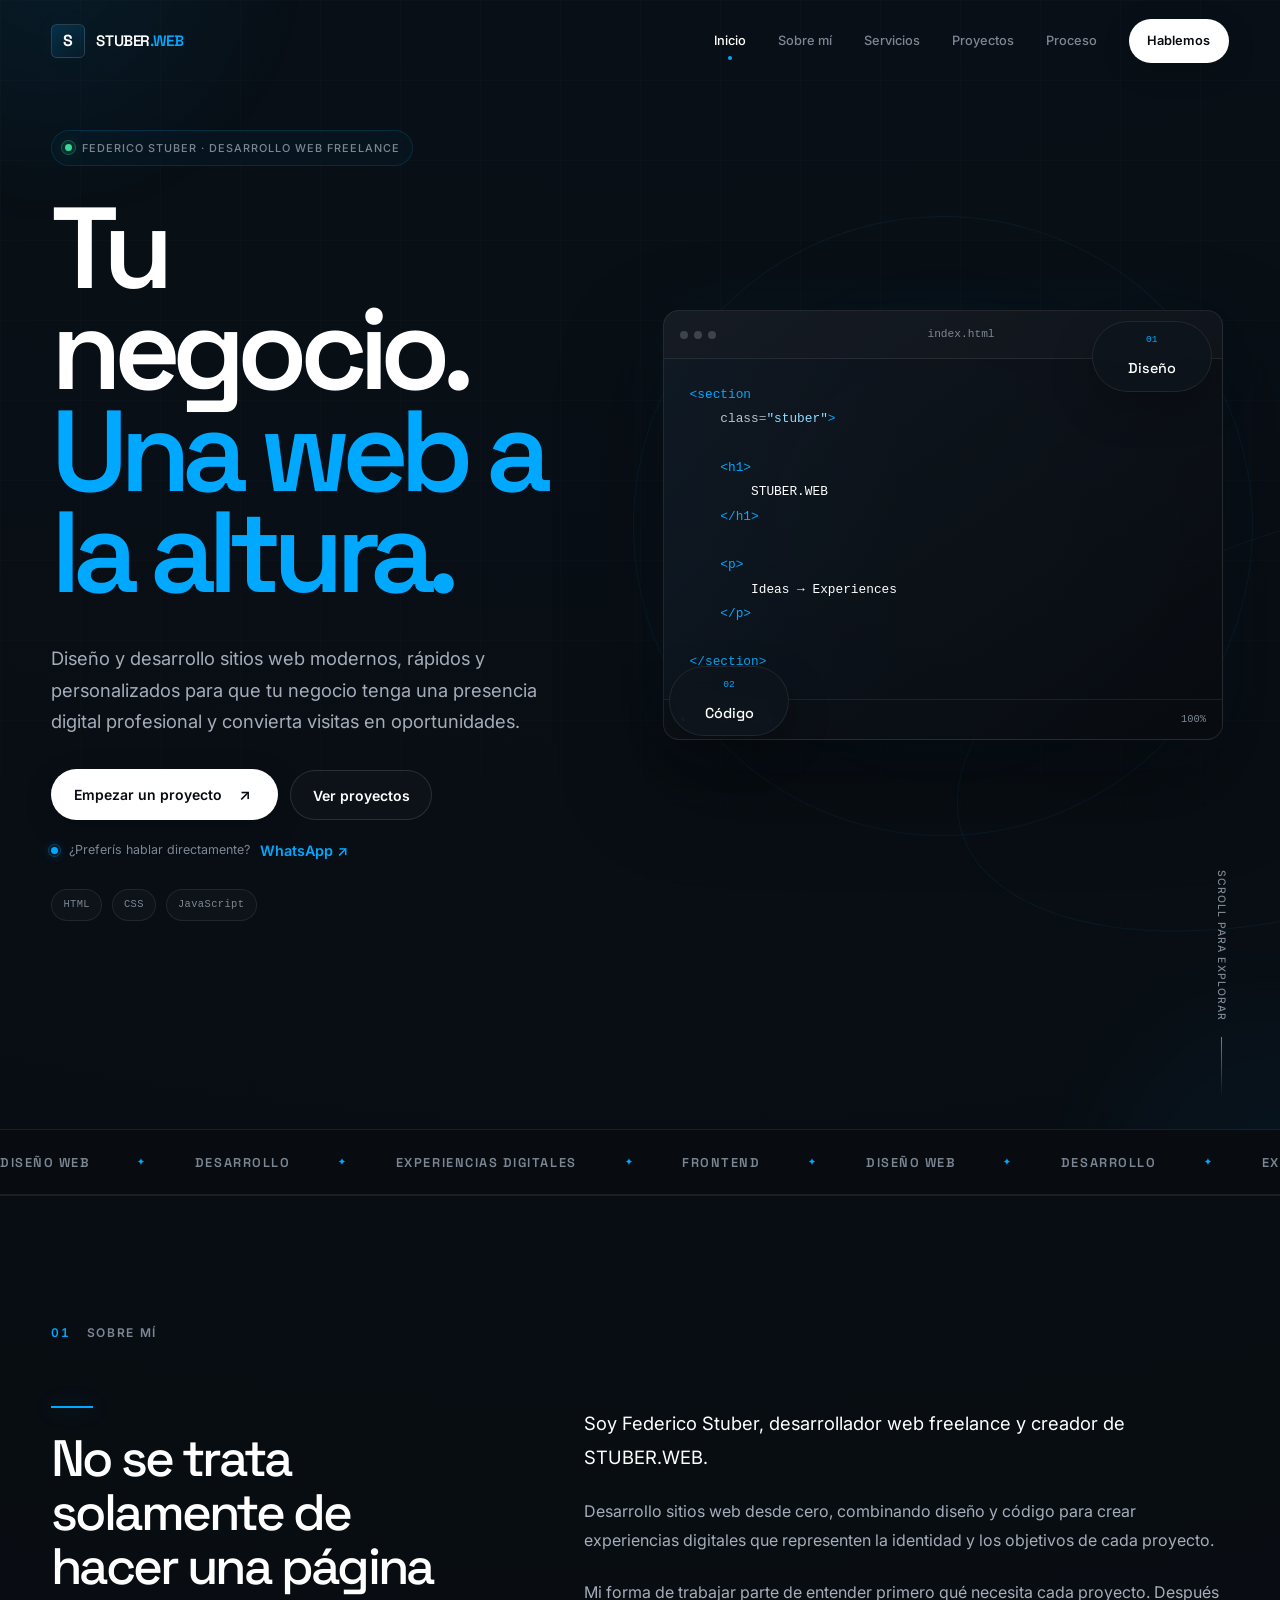
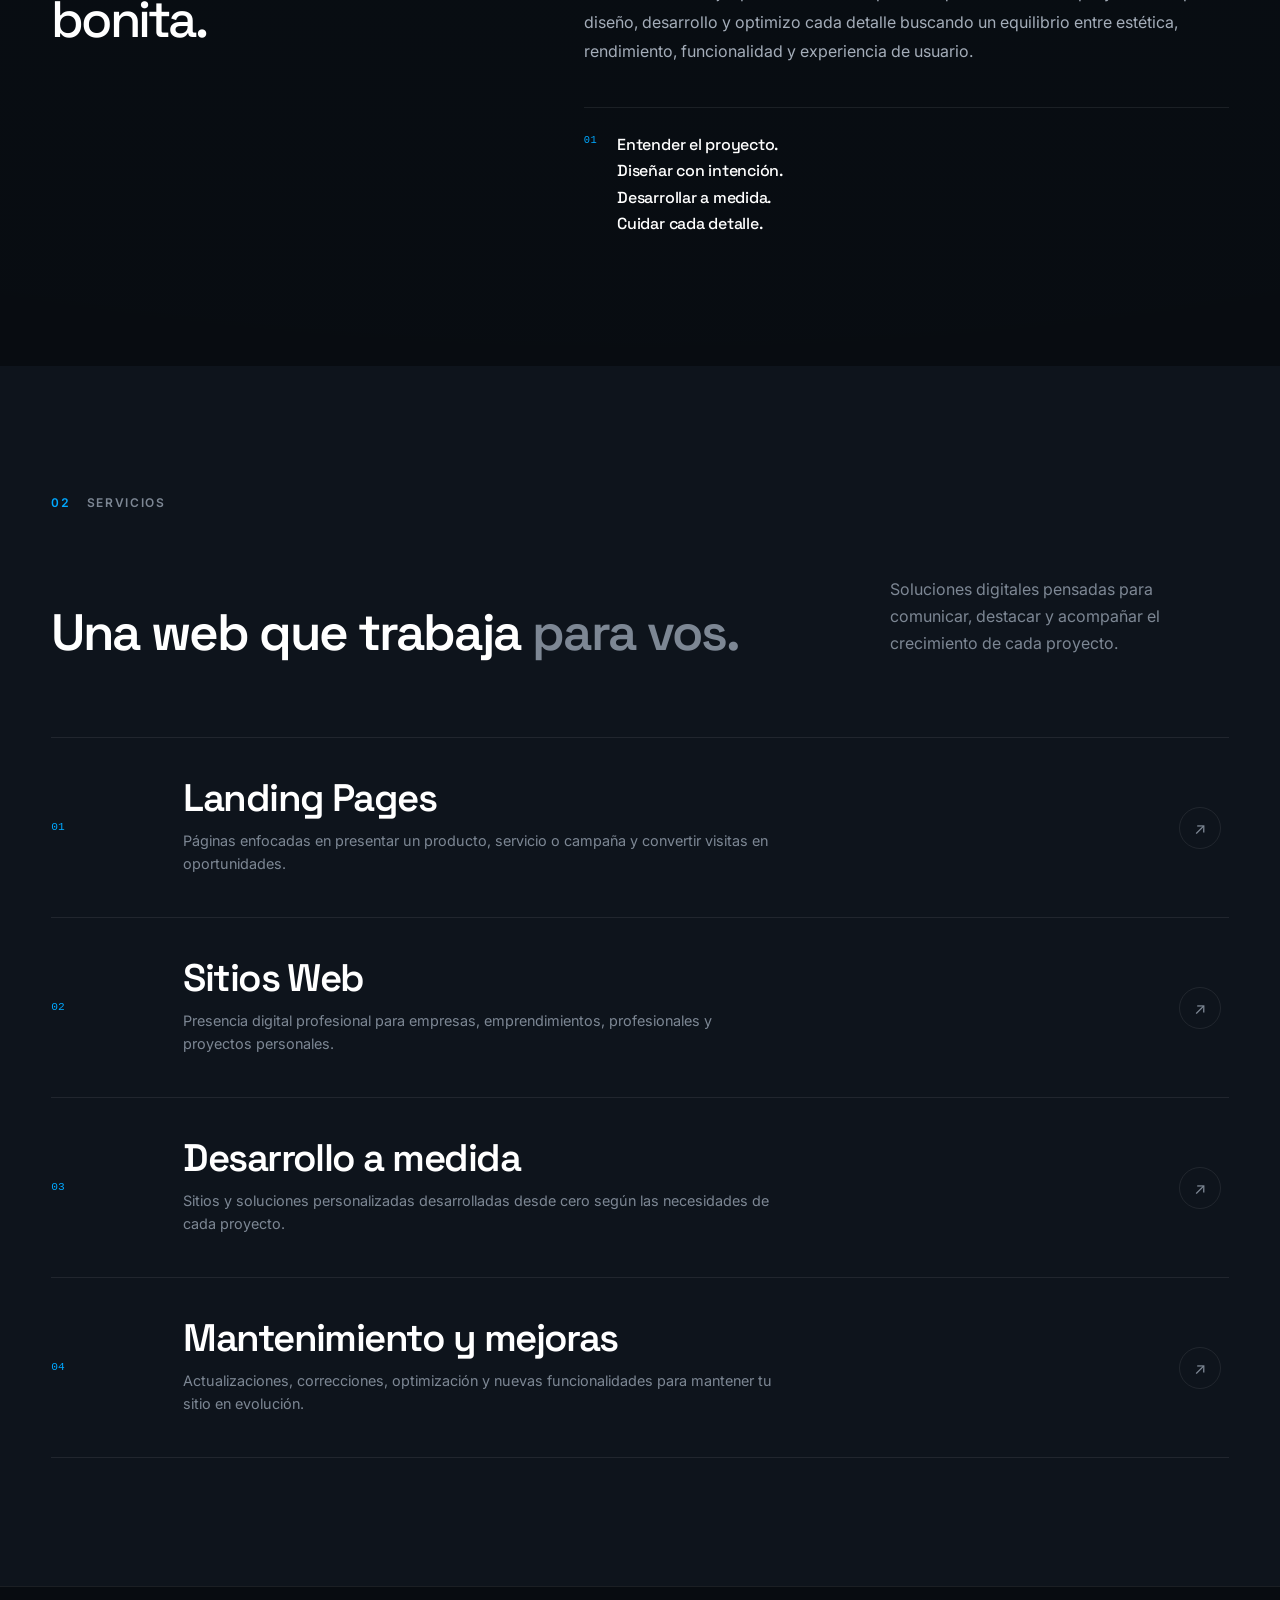
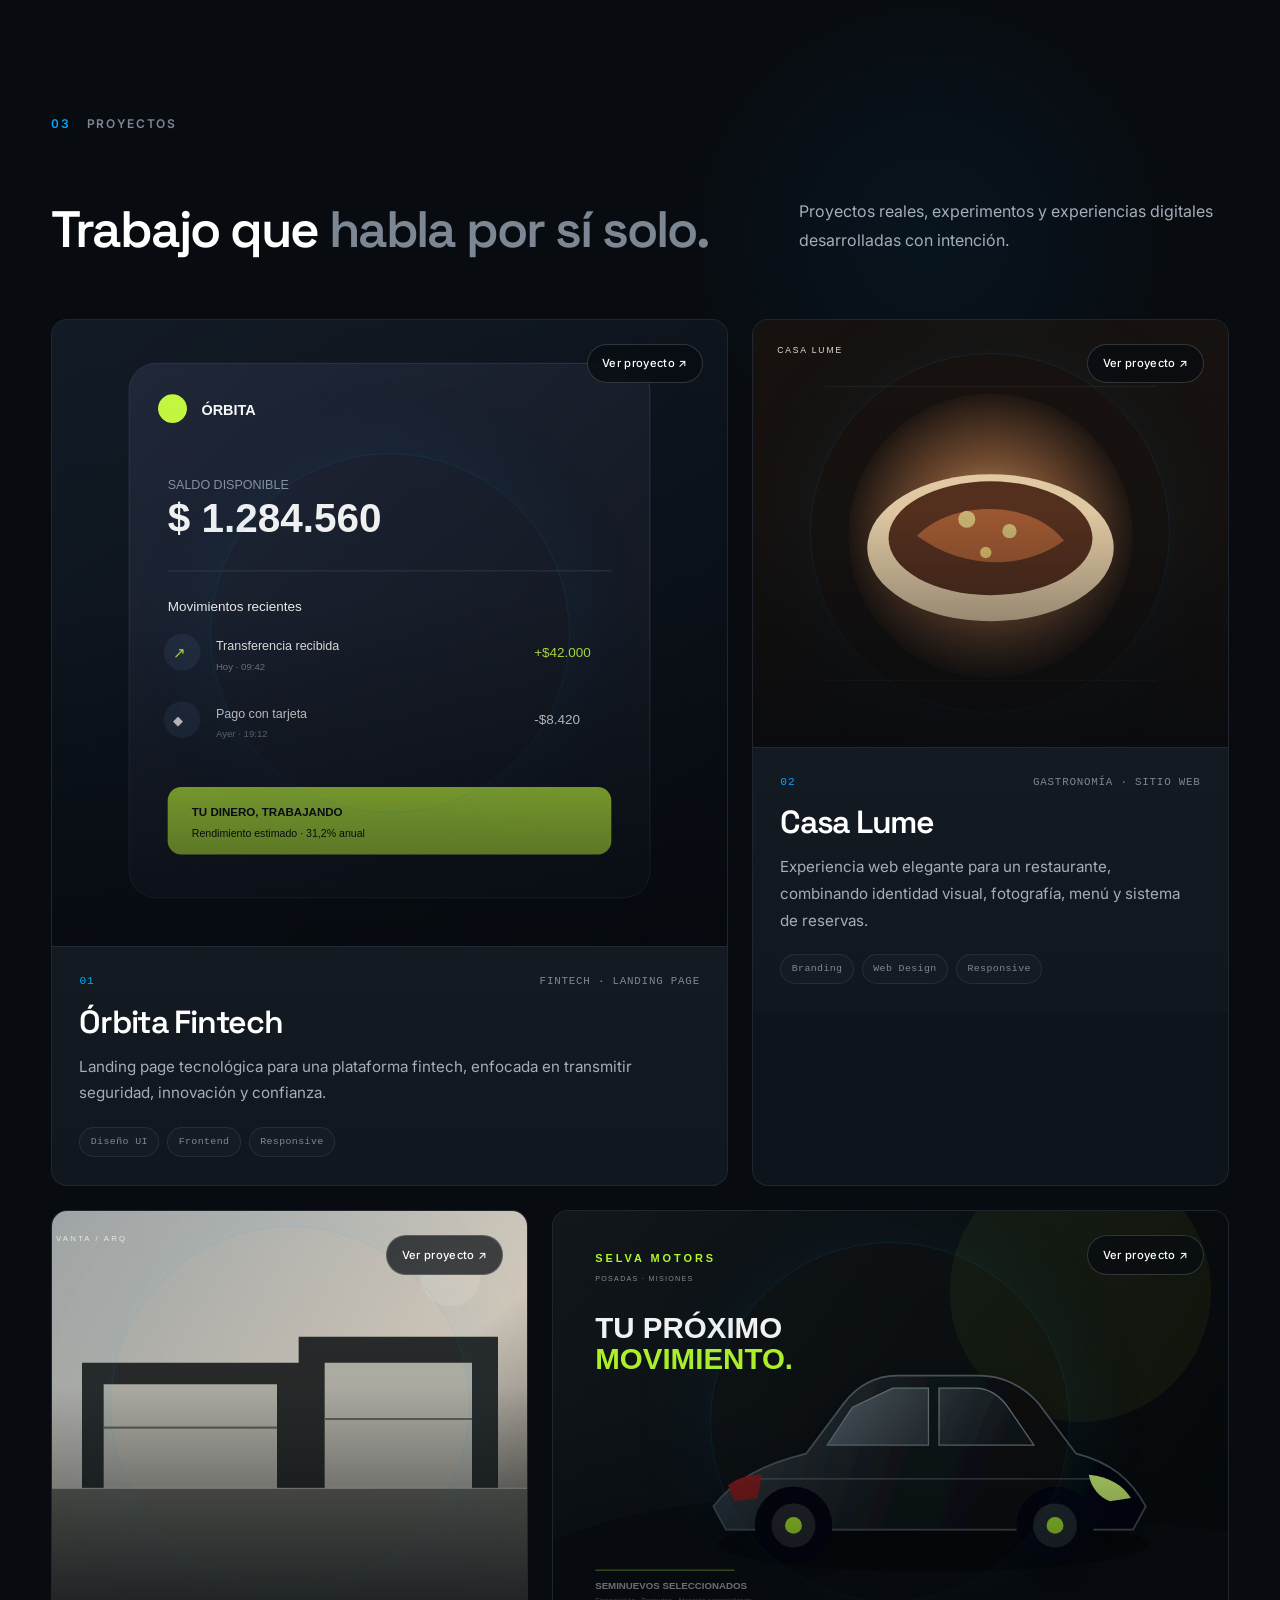
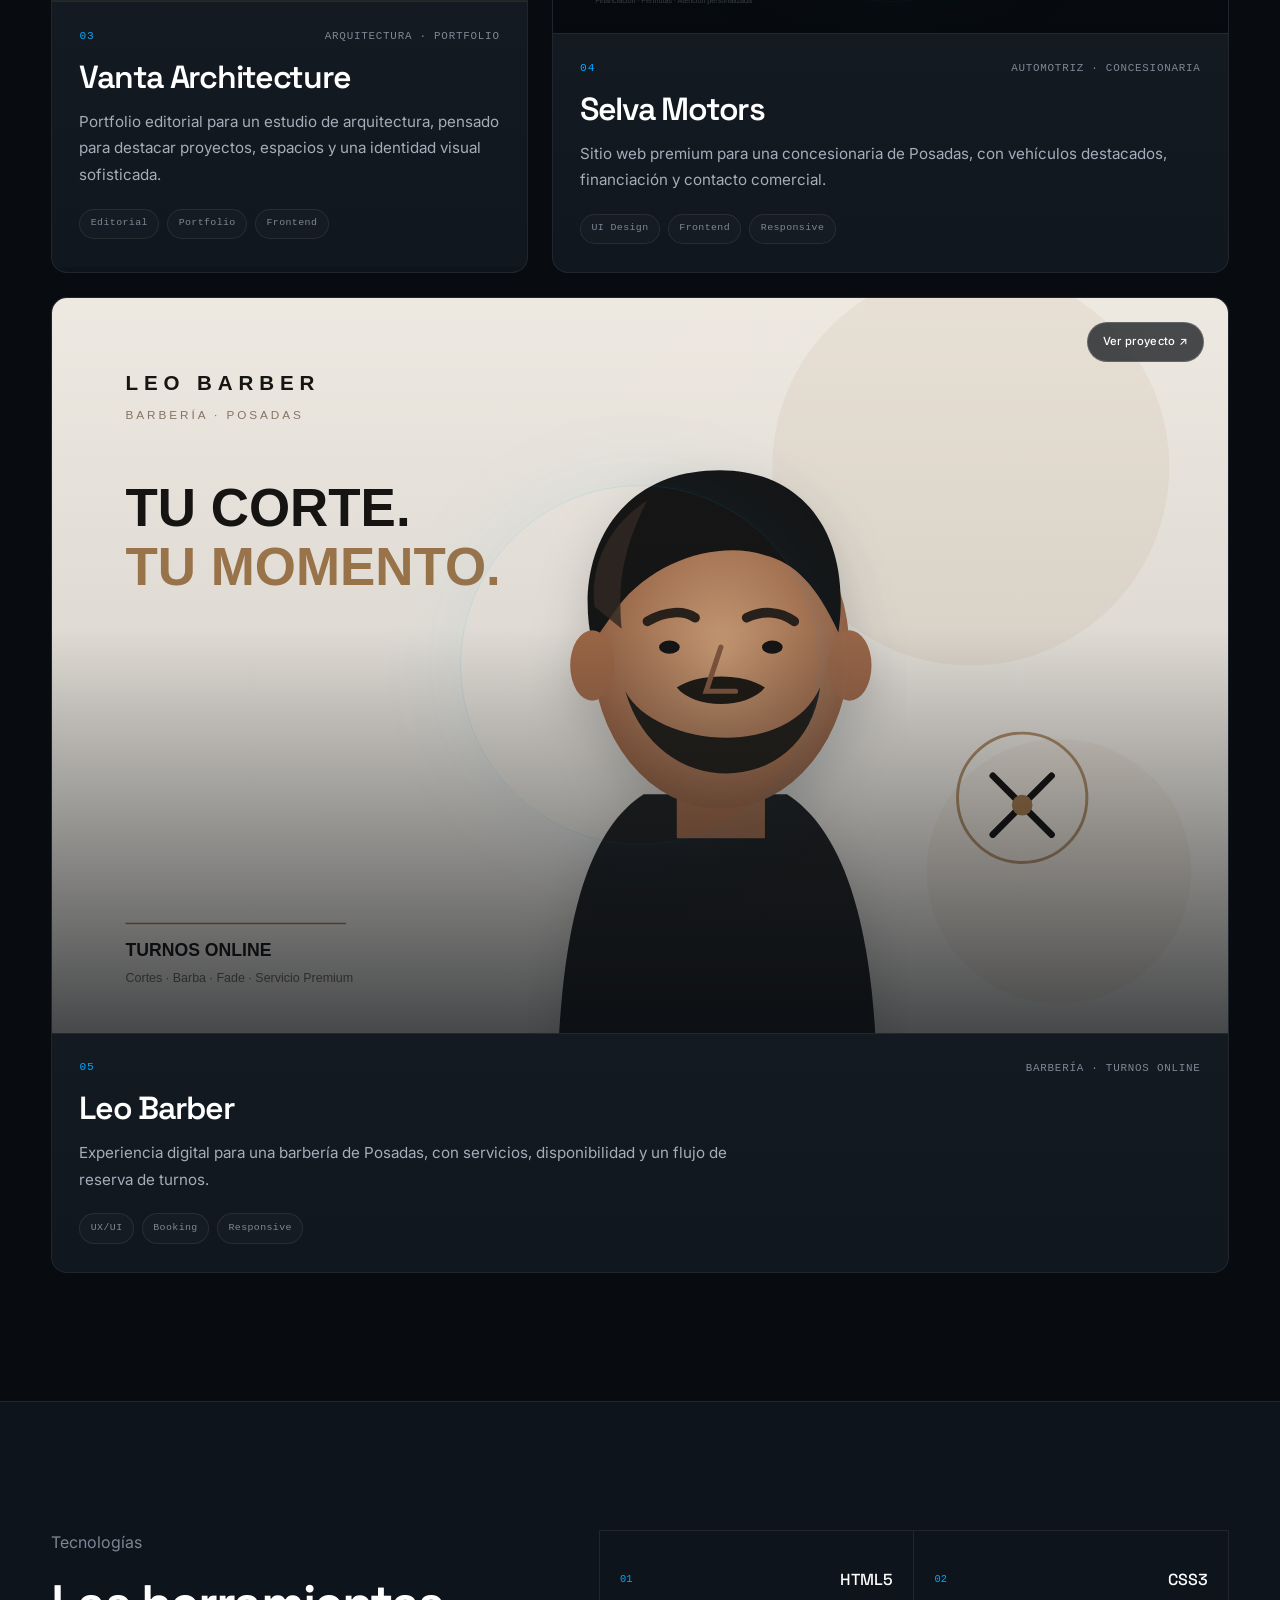
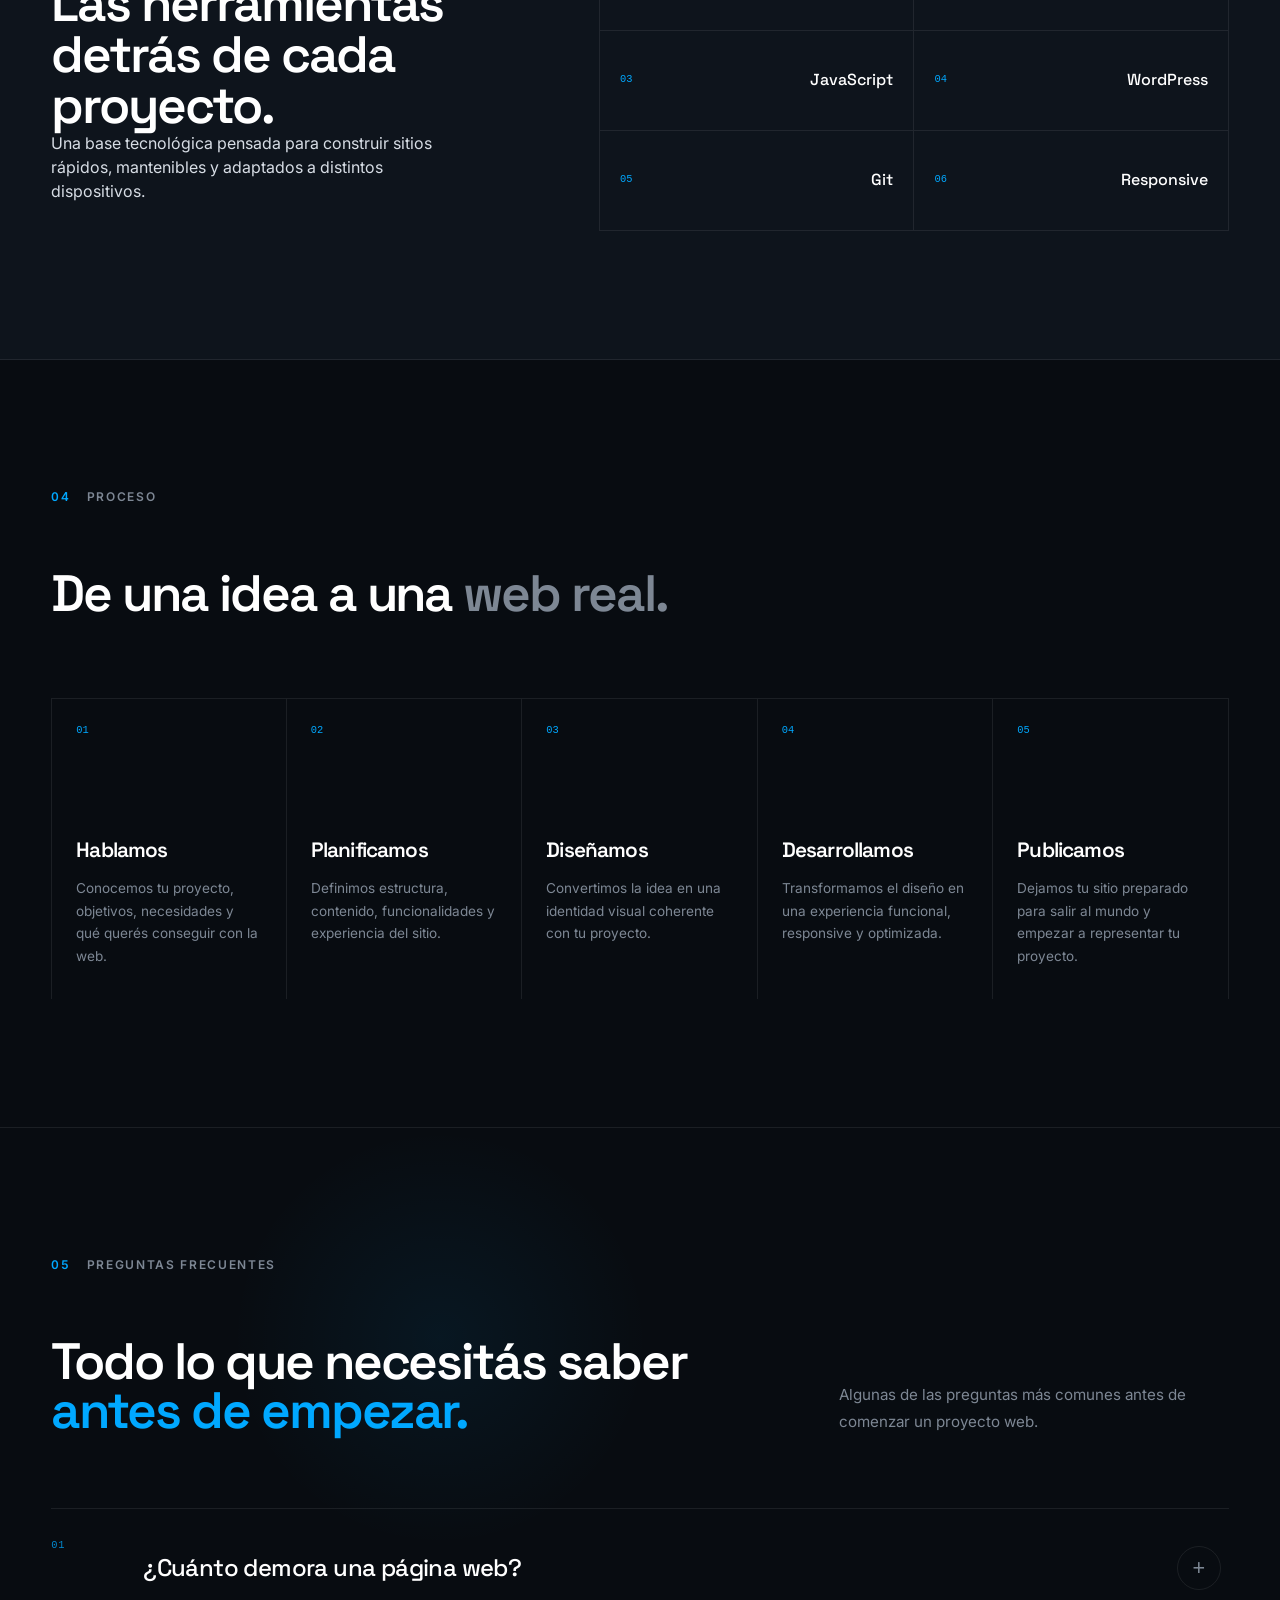
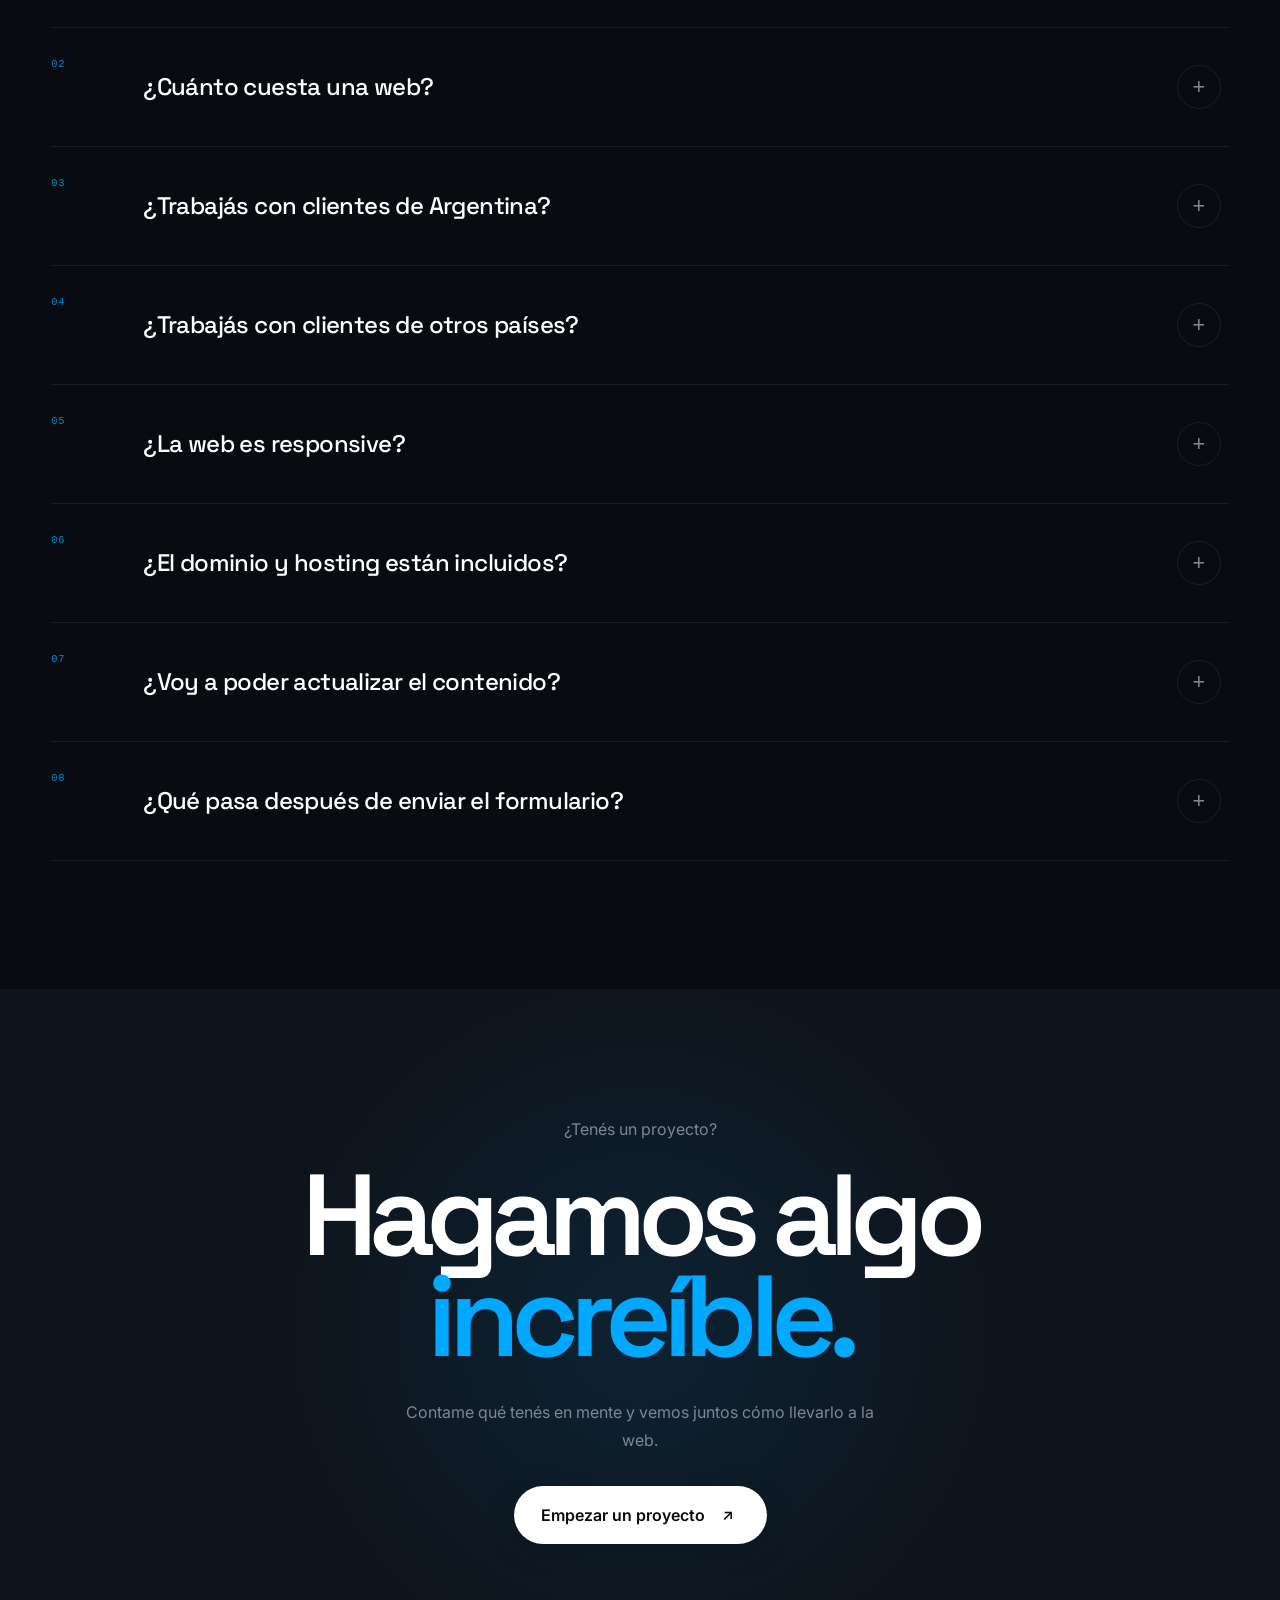
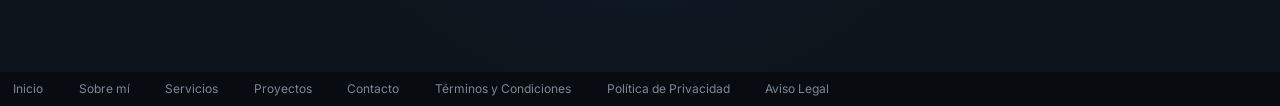
<file: index.html>
<!DOCTYPE html>
<html lang="es-AR">

<head>

    <meta charset="UTF-8">

    <meta
        name="viewport"
        content="width=device-width, initial-scale=1.0"
    >

    <meta
        name="theme-color"
        content="#080c11"
    >

    <meta
        name="color-scheme"
        content="dark"
    >

    <meta
        name="author"
        content="Federico Stuber"
    >

    <meta
        name="robots"
        content="index, follow, max-image-preview:large, max-snippet:-1, max-video-preview:-1"
    >

    <title>STUBER.WEB — Desarrollo Web Freelance</title>

    <meta
        name="description"
        content="STUBER.WEB — Desarrollo Web Freelance. Diseño y desarrollo de sitios web modernos, rápidos, responsive y personalizados."
    >

    <!-- OPEN GRAPH -->

    <meta
        property="og:type"
        content="website"
    >

    <meta
        property="og:locale"
        content="es_AR"
    >

    <meta
        property="og:site_name"
        content="STUBER.WEB"
    >

    <meta
        property="og:title"
        content="STUBER.WEB — Desarrollo Web Freelance"
    >

    <meta
        property="og:description"
        content="Diseño y desarrollo de sitios web modernos, rápidos, responsive y personalizados."
    >

    <!-- TWITTER / X -->

    <meta
        name="twitter:card"
        content="summary_large_image"
    >

    <meta
        name="twitter:title"
        content="STUBER.WEB — Desarrollo Web Freelance"
    >

    <meta
        name="twitter:description"
        content="Diseño y desarrollo de sitios web modernos, rápidos, responsive y personalizados."
    >

    <!-- FAVICON -->

    <link
        rel="icon"
        type="image/svg+xml"
        href="favicon.svg"
    >

    <link
        rel="shortcut icon"
        href="favicon.svg"
        type="image/svg+xml"
    >

    <link
        rel="manifest"
        href="site.webmanifest"
    >

    <!-- FONTS -->

    <link
        rel="preconnect"
        href="https://fonts.googleapis.com"
    >

    <link
        rel="preconnect"
        href="https://fonts.gstatic.com"
        crossorigin
    >

    <link
        href="https://fonts.googleapis.com/css2?family=Inter:wght@400;500;600;700&family=Space+Grotesk:wght@400;500;600;700&display=swap"
        rel="stylesheet"
    >

    <!-- STYLES -->

    <link
        rel="stylesheet"
        href="css/reset.css"
    >

    <link
        rel="stylesheet"
        href="css/variables.css"
    >

    <link
        rel="stylesheet"
        href="css/global.css"
    >

    <link
        rel="stylesheet"
        href="css/components.css"
    >

    <link
        rel="stylesheet"
        href="css/sections.css"
    >

    <link
        rel="stylesheet"
        href="css/contact.css"
    >

    <link
        rel="stylesheet"
        href="css/responsive.css"
    >

</head>


<body class="is-loading">


    <!-- =====================================================
         PRELOADER
    ====================================================== -->

    <div
        class="preloader"
        id="preloader"
        aria-hidden="true"
    >

        <div class="preloader__content">

            <span class="preloader__brand">
                STUBER<span>.WEB</span>
            </span>

            <div class="preloader__progress">

                <span id="preloaderProgress"></span>

            </div>

            <span
                class="preloader__counter"
                id="preloaderCounter"
            >
                0%
            </span>

        </div>

    </div>


    <!-- =====================================================
         CUSTOM CURSOR
    ====================================================== -->

    <div
        class="cursor"
        id="cursor"
        aria-hidden="true"
    >

        <div class="cursor__dot"></div>

    </div>


    <!-- =====================================================
         HEADER
    ====================================================== -->

    <header
        class="site-header"
        id="siteHeader"
    >

        <div class="container site-header__inner">

            <!-- BRAND -->

            <a
                href="#inicio"
                class="brand"
                aria-label="STUBER.WEB — Inicio"
            >

                <span
                    class="brand__mark"
                    aria-hidden="true"
                >
                    S
                </span>

                <span class="brand__name">
                    STUBER<span>.WEB</span>
                </span>

            </a>


            <!-- DESKTOP NAVIGATION -->

            <nav
                class="main-nav site-header__nav"
                id="mainNav"
                aria-label="Navegación principal"
            >

                <a
                    href="#inicio"
                    class="main-nav__link active"
                >
                    Inicio
                </a>

                <a
                    href="#sobre-mi"
                    class="main-nav__link"
                >
                    Sobre mí
                </a>

                <a
                    href="#servicios"
                    class="main-nav__link"
                >
                    Servicios
                </a>

                <a
                    href="#proyectos"
                    class="main-nav__link"
                >
                    Proyectos
                </a>

                <a
                    href="#proceso"
                    class="main-nav__link"
                >
                    Proceso
                </a>

            </nav>


            <!-- HEADER CTA -->

            <button
                type="button"
                class="button btn button--small button--primary header-cta site-header__cta"
                data-contact-trigger
            >
                Hablemos
            </button>


            <!-- MOBILE MENU -->

            <button
                class="menu-toggle"
                id="menuToggle"
                type="button"
                aria-label="Abrir menú"
                aria-expanded="false"
                aria-controls="mobileMenu"
            >

                <span></span>
                <span></span>

            </button>

        </div>


        <!-- MOBILE NAVIGATION -->

        <div
            class="mobile-menu"
            id="mobileMenu"
            aria-hidden="true"
        >

            <nav
                class="mobile-menu__nav"
                aria-label="Navegación móvil"
            >

                <a href="#inicio">
                    Inicio
                </a>

                <a href="#sobre-mi">
                    Sobre mí
                </a>

                <a href="#servicios">
                    Servicios
                </a>

                <a href="#proyectos">
                    Proyectos
                </a>

                <a href="#proceso">
                    Proceso
                </a>

                <button
                    type="button"
                    data-contact-trigger
                >
                    Contacto
                </button>

            </nav>

        </div>

    </header>


    <!-- =====================================================
         MAIN
    ====================================================== -->

    <main id="main-content">


        <!-- =================================================
             HERO
        ================================================== -->

        <section
            class="hero section"
            id="inicio"
        >

            <div
                class="hero__grid"
                aria-hidden="true"
            ></div>

            <div
                class="hero__glow hero__glow--one"
                aria-hidden="true"
            ></div>

            <div
                class="hero__glow hero__glow--two"
                aria-hidden="true"
            ></div>


            <div class="container hero__container hero__layout">


                <!-- HERO CONTENT -->

                <div class="hero__content">

                    <div class="eyebrow hero__eyebrow">

                        <span
                            class="status-dot"
                            aria-hidden="true"
                        ></span>

                        <span>
                           Federico Stuber · Desarrollo Web Freelance
                        </span>

                    </div>


                    <h1 class="hero__title">

                        <span class="hero__title-line">
                           Tu negocio.
                        </span>

                         <span class="hero__title-line hero__title-line--accent">
                           Una web a la altura.
                        </span>

                    </h1>


                    <p class="hero__description">

                        Diseño y desarrollo sitios web modernos,
                        rápidos y personalizados para que tu negocio
                        tenga una presencia digital profesional y
                        convierta visitas en oportunidades.

                    </p>


                    <div class="hero__actions">

    <button
        type="button"
        class="button btn button--primary magnetic"
        data-contact-trigger
    >
        <span>
            Empezar un proyecto
        </span>

        <span
            class="button__icon"
            aria-hidden="true"
        >
            ↗
        </span>
    </button>


    <a
        href="#proyectos"
        class="button btn button--outline magnetic"
    >
        <span>
            Ver proyectos
        </span>
    </a>

</div>

                    <!-- WHATSAPP -->

                    <div class="hero__whatsapp">

                        <span
                            class="hero__whatsapp-status"
                            aria-hidden="true"
                        ></span>

                        <span class="hero__whatsapp-text">
                            ¿Preferís hablar directamente?
                        </span>

                        <a
                            href="https://wa.me/5493765036949?text=Hola%20Federico%2C%20vi%20STUBER.WEB%20y%20me%20gustar%C3%ADa%20consultar%20por%20un%20proyecto%20web."
                            target="_blank"
                            rel="noopener noreferrer"
                        >

                            <span>
                                WhatsApp
                            </span>

                            <span aria-hidden="true">
                                ↗
                            </span>

                        </a>

                    </div>


                    <!-- TECHNOLOGIES -->

                    <div class="hero__technologies hero__tech">

                        <span>
                            HTML
                        </span>

                        <span>
                            CSS
                        </span>

                        <span>
                            JavaScript
                        </span>

                    </div>

                </div>


                <!-- HERO VISUAL -->

                <div
                    class="hero__visual"
                    aria-hidden="true"
                >

                    <div class="code-window hero__code">

                        <div class="code-window__header">

                            <div class="code-window__dots">

                                <span></span>
                                <span></span>
                                <span></span>

                            </div>

                            <span class="code-window__filename">
                                index.html
                            </span>

                        </div>


                        <div class="code-window__body">

<pre><code><span class="code-tag">&lt;section</span>
    <span class="code-attribute">class</span>=<span class="code-string">"stuber"</span><span class="code-tag">&gt;</span>

    <span class="code-tag">&lt;h1&gt;</span>
        <span class="code-text">STUBER.WEB</span>
    <span class="code-tag">&lt;/h1&gt;</span>

    <span class="code-tag">&lt;p&gt;</span>
        <span class="code-text">Ideas → Experiences</span>
    <span class="code-tag">&lt;/p&gt;</span>

<span class="code-tag">&lt;/section&gt;</span></code></pre>

                        </div>


                        <div class="code-window__footer">

                            <span>
                                ●
                                <span>
                                    system.online
                                </span>
                            </span>

                            <span>
                                100%
                            </span>

                        </div>

                    </div>


                    <!-- ORBITS -->

                    <div
                        class="hero-orbit hero-orbit--one hero__orbit"
                        aria-hidden="true"
                    ></div>

                    <div
                        class="hero-orbit hero-orbit--two hero__orbit"
                        aria-hidden="true"
                    ></div>


                    <!-- FLOATING CARD -->

                    <div class="hero-floating-card hero-floating-card--top floating-card floating-card--top">

                        <span>
                            01
                        </span>

                        <strong>
                            Diseño
                        </strong>

                    </div>


                    <div class="hero-floating-card hero-floating-card--bottom floating-card floating-card--bottom">

                        <span>
                            02
                        </span>

                        <strong>
                            Código
                        </strong>

                    </div>

                </div>

            </div>


            <!-- SCROLL -->

            <div class="hero__scroll scroll-indicator">

                <span>
                    Scroll para explorar
                </span>

                <span class="hero__scroll-line"></span>

            </div>

        </section>


        <!-- =================================================
             MARQUEE
        ================================================== -->

        <section
            class="marquee"
            aria-label="Áreas de trabajo"
        >

            <div class="marquee__track">

                <span class="marquee__item">
                    DISEÑO WEB
                </span>

                <span class="marquee__item">
                    DESARROLLO
                </span>

                <span class="marquee__item">
                    EXPERIENCIAS DIGITALES
                </span>

                <span class="marquee__item">
                    FRONTEND
                </span>

                <span class="marquee__item">
                    DISEÑO WEB
                </span>

                <span class="marquee__item">
                    DESARROLLO
                </span>

                <span class="marquee__item">
                    EXPERIENCIAS DIGITALES
                </span>

                <span class="marquee__item">
                    FRONTEND
                </span>

            </div>

        </section>


        <!-- =================================================
             ABOUT
        ================================================== -->

        <section
            class="about section"
            id="sobre-mi"
        >

            <div class="container">

                <div class="section-heading">

                    <span class="section-number">
                        01
                    </span>

                    <span class="section-label">
                        Sobre mí
                    </span>

                </div>


                <div class="about__grid">

    <div class="about__intro">

        <p class="about__lead">

            No se trata solamente
            de hacer una página bonita.

        </p>

    </div>


    <div class="about__content about__details">

        <p>
            Soy Federico Stuber,
            desarrollador web freelance
            y creador de STUBER.WEB.
        </p>

        <p>
            Desarrollo sitios web desde cero,
            combinando diseño y código para
            crear experiencias digitales que
            representen la identidad y los
            objetivos de cada proyecto.
        </p>

        <p>
            Mi forma de trabajar parte de entender
            primero qué necesita cada proyecto.
            Después diseño, desarrollo y optimizo
            cada detalle buscando un equilibrio
            entre estética, rendimiento,
            funcionalidad y experiencia de usuario.
        </p>

        <div class="about__approach">

            <span>01</span>

            <p>
                Entender el proyecto. <br>
                Diseñar con intención. <br>
                Desarrollar a medida. <br>
                Cuidar cada detalle.
            </p>

        </div>

    </div>

</div>

            </div>

        </section>


        <!-- =================================================
             SERVICES
        ================================================== -->

        <section
            class="services section section--dark"
            id="servicios"
        >

            <div class="container">

                <div class="section-heading">

                    <span class="section-number">
                        02
                    </span>

                    <span class="section-label">
                        Servicios
                    </span>

                </div>


                <div class="services__header">

                    <h2 class="section-title">

                        Una web que trabaja
                        <span>
                            para vos.
                        </span>

                    </h2>

                    <p>
                        Soluciones digitales pensadas
                        para comunicar, destacar y
                        acompañar el crecimiento de
                        cada proyecto.
                    </p>

                </div>


                <div class="services__list">

    <article class="service service-item">

        <div class="service__number service-item__number">
            01
        </div>

        <div class="service__content">

            <h3 class="service-item__title">
                Landing Pages
            </h3>

            <p class="service-item__description">
                Páginas enfocadas en presentar un producto,
                servicio o campaña y convertir visitas
                en oportunidades.
            </p>

        </div>

        <span
            class="service__arrow service-item__link"
            aria-hidden="true"
        >
            ↗
        </span>

    </article>


    <article class="service service-item">

        <div class="service__number service-item__number">
            02
        </div>

        <div class="service__content">

            <h3 class="service-item__title">
                Sitios Web
            </h3>

            <p class="service-item__description">
                Presencia digital profesional para empresas,
                emprendimientos, profesionales y proyectos
                personales.
            </p>

        </div>

        <span
            class="service__arrow service-item__link"
            aria-hidden="true"
        >
            ↗
        </span>

    </article>


    <article class="service service-item">

        <div class="service__number service-item__number">
            03
        </div>

        <div class="service__content">

            <h3 class="service-item__title">
                Desarrollo a medida
            </h3>

            <p class="service-item__description">
                Sitios y soluciones personalizadas desarrolladas
                desde cero según las necesidades de cada proyecto.
            </p>

        </div>

        <span
            class="service__arrow service-item__link"
            aria-hidden="true"
        >
            ↗
        </span>

    </article>


    <article class="service service-item">

        <div class="service__number service-item__number">
            04
        </div>

        <div class="service__content">

            <h3 class="service-item__title">
                Mantenimiento y mejoras
            </h3>

            <p class="service-item__description">
                Actualizaciones, correcciones, optimización
                y nuevas funcionalidades para mantener tu
                sitio en evolución.
            </p>

        </div>

        <span
            class="service__arrow service-item__link"
            aria-hidden="true"
        >
            ↗
        </span>

    </article>

</div>

            </div>

        </section>


        <!-- =================================================
             PROJECTS
        ================================================== -->

        <section
            class="projects section"
            id="proyectos"
        >

            <div class="container">

                <div class="section-heading">

                    <span class="section-number">
                        03
                    </span>

                    <span class="section-label">
                        Proyectos
                    </span>

                </div>


                <div class="projects__header">

                    <h2 class="section-title">

                        Trabajo que
                        <span>
                            habla por sí solo.
                        </span>

                    </h2>

                    <p>
                        Proyectos reales, experimentos
                        y experiencias digitales
                        desarrolladas con intención.
                    </p>

                </div>


                <div
                    class="projects__grid projects-grid"
                    id="projectsGrid"
                ></div>

            </div>

        </section>


        <!-- =================================================
             STACK
        ================================================== -->

        <section
            class="stack section section--dark"
            id="tecnologias"
        >

            <div class="container">

                <div class="stack__grid stack-grid">


                    <div class="stack__intro">

                        <span class="section-label">
                            Tecnologías
                        </span>

                        <h2>
                            Las herramientas
                            detrás de cada proyecto.
                        </h2>

                        <p>
                            Una base tecnológica pensada
                            para construir sitios rápidos,
                            mantenibles y adaptados a
                            distintos dispositivos.
                        </p>

                    </div>


                    <div class="stack__items">


                        <div class="stack-item">

                            <span>
                                01
                            </span>

                            <strong>
                                HTML5
                            </strong>

                        </div>


                        <div class="stack-item">

                            <span>
                                02
                            </span>

                            <strong>
                                CSS3
                            </strong>

                        </div>


                        <div class="stack-item">

                            <span>
                                03
                            </span>

                            <strong>
                                JavaScript
                            </strong>

                        </div>


                        <div class="stack-item">

                            <span>
                                04
                            </span>

                            <strong>
                                WordPress
                            </strong>

                        </div>


                        <div class="stack-item">

                            <span>
                                05
                            </span>

                            <strong>
                                Git
                            </strong>

                        </div>


                        <div class="stack-item">

                            <span>
                                06
                            </span>

                            <strong>
                                Responsive
                            </strong>

                        </div>

                    </div>

                </div>

            </div>

        </section>


        <!-- =================================================
             PROCESS
        ================================================== -->

        <section
            class="process section"
            id="proceso"
        >

            <div class="container">

                <div class="section-heading">

                    <span class="section-number">
                        04
                    </span>

                    <span class="section-label">
                        Proceso
                    </span>

                </div>


                <div class="process__header">

                    <h2 class="section-title">

                        De una idea a una
                        <span>
                            web real.
                        </span>

                    </h2>

                </div>


                <div class="process__steps process-grid">


                    <article class="process-step">

                        <span class="process-step__number">
                            01
                        </span>

                        <h3 class="process-step__title">
                            Hablamos
                        </h3>

                        <p class="process-step__description">
                            Conocemos tu proyecto,
                            objetivos, necesidades
                            y qué querés conseguir
                            con la web.
                        </p>

                    </article>


                    <article class="process-step">

                        <span class="process-step__number">
                            02
                        </span>

                        <h3 class="process-step__title">
                            Planificamos
                        </h3>

                        <p class="process-step__description">
                            Definimos estructura,
                            contenido, funcionalidades
                            y experiencia del sitio.
                        </p>

                    </article>


                    <article class="process-step">

                        <span class="process-step__number">
                            03
                        </span>

                        <h3 class="process-step__title">
                            Diseñamos
                        </h3>

                        <p class="process-step__description">
                            Convertimos la idea en una
                            identidad visual coherente
                            con tu proyecto.
                        </p>

                    </article>


                    <article class="process-step">

                        <span class="process-step__number">
                            04
                        </span>

                        <h3 class="process-step__title">
                            Desarrollamos
                        </h3>

                        <p class="process-step__description">
                            Transformamos el diseño en
                            una experiencia funcional,
                            responsive y optimizada.
                        </p>

                    </article>


                    <article class="process-step">

                        <span class="process-step__number">
                            05
                        </span>

                        <h3 class="process-step__title">
                            Publicamos
                        </h3>

                        <p class="process-step__description">
                            Dejamos tu sitio preparado
                            para salir al mundo y empezar
                            a representar tu proyecto.
                        </p>

                    </article>

                </div>

            </div>

        </section>

        <!-- =====================================================
     FAQ
     ===================================================== -->

<section class="faq section" id="faq">

    <div class="container">

        <div class="section-heading">
            <span class="section-number">05</span>
            <span class="section-label">Preguntas frecuentes</span>
        </div>

        <div class="faq__header">

            <h2 class="section-title">
                Todo lo que necesitás saber <span>antes de empezar.</span>
            </h2>

            <p>
                Algunas de las preguntas más comunes antes
                de comenzar un proyecto web.
            </p>

        </div>


        <div class="faq__list">

            <details class="faq-item">
                <summary>
                    <span class="faq-item__number">01</span>
                    <span class="faq-item__question">
                        ¿Cuánto demora una página web?
                    </span>
                    <span class="faq-item__icon" aria-hidden="true">+</span>
                </summary>

                <div class="faq-item__answer">
                    <p>
                        El tiempo depende del tipo de proyecto,
                        la cantidad de páginas y las funcionalidades
                        necesarias. Una landing sencilla puede estar
                        lista en pocos días, mientras que un sitio más
                        completo requiere más tiempo. Después de conocer
                        tu proyecto puedo darte un plazo estimado.
                    </p>
                </div>
            </details>


            <details class="faq-item">
                <summary>
                    <span class="faq-item__number">02</span>
                    <span class="faq-item__question">
                        ¿Cuánto cuesta una web?
                    </span>
                    <span class="faq-item__icon" aria-hidden="true">+</span>
                </summary>

                <div class="faq-item__answer">
                    <p>
                        No trabajo con un precio único porque cada
                        proyecto es diferente. El presupuesto depende
                        de la estructura, funcionalidades, diseño y
                        necesidades específicas. Después de conocer
                        tu proyecto puedo prepararte una propuesta
                        acorde.
                    </p>
                </div>
            </details>


            <details class="faq-item">
                <summary>
                    <span class="faq-item__number">03</span>
                    <span class="faq-item__question">
                        ¿Trabajás con clientes de Argentina?
                    </span>
                    <span class="faq-item__icon" aria-hidden="true">+</span>
                </summary>

                <div class="faq-item__answer">
                    <p>
                        Sí. Trabajo con clientes de Argentina y puedo
                        adaptar la propuesta y el medio de pago a
                        proyectos locales.
                    </p>
                </div>
            </details>


            <details class="faq-item">
                <summary>
                    <span class="faq-item__number">04</span>
                    <span class="faq-item__question">
                        ¿Trabajás con clientes de otros países?
                    </span>
                    <span class="faq-item__icon" aria-hidden="true">+</span>
                </summary>

                <div class="faq-item__answer">
                    <p>
                        Sí. También trabajo de forma remota con clientes
                        del exterior.
                    </p>
                </div>
            </details>


            <details class="faq-item">
                <summary>
                    <span class="faq-item__number">05</span>
                    <span class="faq-item__question">
                        ¿La web es responsive?
                    </span>
                    <span class="faq-item__icon" aria-hidden="true">+</span>
                </summary>

                <div class="faq-item__answer">
                    <p>
                        Sí. Todos los sitios se desarrollan pensando
                        en distintos tamaños de pantalla, desde
                        celulares hasta computadoras.
                    </p>
                </div>
            </details>


            <details class="faq-item">
                <summary>
                    <span class="faq-item__number">06</span>
                    <span class="faq-item__question">
                        ¿El dominio y hosting están incluidos?
                    </span>
                    <span class="faq-item__icon" aria-hidden="true">+</span>
                </summary>

                <div class="faq-item__answer">
                    <p>
                        No necesariamente. Puedo ayudarte a elegir y
                        configurar el dominio y hosting adecuados según
                        el proyecto. Si ya tenés ambos, también puedo
                        trabajar sobre tu configuración actual.
                    </p>
                </div>
            </details>


            <details class="faq-item">
                <summary>
                    <span class="faq-item__number">07</span>
                    <span class="faq-item__question">
                        ¿Voy a poder actualizar el contenido?
                    </span>
                    <span class="faq-item__icon" aria-hidden="true">+</span>
                </summary>

                <div class="faq-item__answer">
                    <p>
                        Depende del tipo de proyecto. Puedo desarrollar
                        sitios administrables cuando necesitás modificar
                        contenido por tu cuenta, o encargarme yo del
                        mantenimiento y las actualizaciones.
                    </p>
                </div>
            </details>


            <details class="faq-item">
                <summary>
                    <span class="faq-item__number">08</span>
                    <span class="faq-item__question">
                        ¿Qué pasa después de enviar el formulario?
                    </span>
                    <span class="faq-item__icon" aria-hidden="true">+</span>
                </summary>

                <div class="faq-item__answer">
                    <p>
                        Reviso la información de tu proyecto y me pongo
                        en contacto con vos para conocer mejor lo que
                        necesitás, resolver dudas y definir los próximos
                        pasos.
                    </p>
                </div>
            </details>

        </div>

    </div>

</section>


        <!-- =================================================
             CONTACT CTA
        ================================================== -->

        <section
            class="contact-cta contact section section--dark"
            id="contacto"
        >

            <div
                class="contact-cta__glow"
                aria-hidden="true"
            ></div>


            <div class="container contact-cta__container contact__content">

                <span class="section-label">
                    ¿Tenés un proyecto?
                </span>


                <h2 class="contact__title">

                    Hagamos algo
                    <span>
                        increíble.
                    </span>

                </h2>


                <p class="contact__description">
                    Contame qué tenés en mente y
                    vemos juntos cómo llevarlo
                    a la web.
                </p>


                <div class="contact__actions">

                    <button
                        type="button"
                        class="button btn button--primary button--large magnetic"
                        id="contactProject"
                        data-contact-trigger
                    >

                        <span>
                            Empezar un proyecto
                        </span>

                        <span
                            class="button__icon"
                            aria-hidden="true"
                        >
                            ↗
                        </span>

                    </button>

                </div>

            </div>

        </section>

    </main>


    <!-- =====================================================
         PROJECT FORM
    ====================================================== -->

    <div
        class="project-form"
        id="projectForm"
        aria-hidden="true"
    >


        <!-- BACKDROP -->

        <div
            class="project-form__backdrop"
            data-form-close
        ></div>


        <!-- DIALOG -->

        <div
            class="project-form__dialog"
            role="dialog"
            aria-modal="true"
            aria-labelledby="projectFormTitle"
        >


            <!-- HEADER -->

            <div class="project-form__header">

                <div>

                    <span class="section-label">
                        STUBER.WEB
                    </span>

                    <h2 id="projectFormTitle">
                        Hablemos de tu proyecto.
                    </h2>

                    <p>
                        Completá este breve formulario
                        y contame qué tenés en mente.
                    </p>

                </div>


                <button
                    type="button"
                    class="project-form__close"
                    data-form-close
                    aria-label="Cerrar formulario"
                >
                    ×
                </button>

            </div>


            <!-- PROGRESS -->

            <div class="project-form__progress">

                <div class="project-form__progress-top">

                    <span id="formStepLabel">
                        Paso 01 de 07
                    </span>

                    <span id="formProgressPercent">
                        14%
                    </span>

                </div>


                <div class="project-form__progress-bar">

                    <span
                        id="formProgressBar"
                        style="width: 14.28%;"
                    ></span>

                </div>

            </div>


            <!-- FORM -->

            <form
                id="projectBriefForm"
                class="project-form__body"
                novalidate
            >

            <!-- Honeypot anti-spam: debe permanecer vacío. -->
            <input
                type="checkbox"
                name="botcheck"
                tabindex="-1"
                autocomplete="off"
                aria-hidden="true"
                style="position:absolute;left:-9999px;opacity:0;pointer-events:none;"
            >


                <!-- =================================================
                     STEP 01
                ================================================== -->

                <section
                    class="project-form__step is-active"
                    data-form-step="1"
                >

                    <div class="project-form__step-heading">

                        <span>
                            01 / Sobre vos
                        </span>

                        <h3>
                            Primero, conozcamos
                            quién está detrás del proyecto.
                        </h3>

                    </div>


                    <div class="form-grid">


                        <div class="form-field">

                            <label for="fullName">
                                Nombre y apellido
                                <span>*</span>
                            </label>

                            <input
                                type="text"
                                id="fullName"
                            autocomplete="name"
                                name="fullName"
                                placeholder="Ej. Juan Pérez"
                                autocomplete="name"
                                required
                            >

                        </div>


                        <div class="form-field">

                            <label for="email">
                                Email
                                <span>*</span>
                            </label>

                            <input
                                type="email"
                                id="email"
                            autocomplete="email"
                                name="email"
                                placeholder="tu@email.com"
                                autocomplete="email"
                                required
                            >

                        </div>


                        <div class="form-field">

                            <label for="whatsapp">
                                WhatsApp
                                <span>*</span>
                            </label>

                            <input
                                type="tel"
                                id="whatsapp"
                            autocomplete="tel"
                            inputmode="tel"
                                name="whatsapp"
                                placeholder="Ej. +54 9 376 123 4567"
                                autocomplete="tel"
                                required
                            >

                        </div>


                        <div class="form-field">

                            <label for="company">
                                Empresa / emprendimiento
                                <span>*</span>
                            </label>

                            <input
                                type="text"
                                id="company"
                            autocomplete="organization"
                                name="company"
                                placeholder="Nombre de tu negocio"
                                autocomplete="organization"
                                required
                            >

                        </div>

                    </div>

                </section>


                <!-- =================================================
                     STEP 02
                ================================================== -->

                <section
                    class="project-form__step"
                    data-form-step="2"
                >

                    <div class="project-form__step-heading">

                        <span>
                            02 / Tu proyecto
                        </span>

                        <h3>
                            Contame qué querés construir.
                        </h3>

                    </div>


                    <div class="form-field">

                        <label for="projectName">
                            Nombre del proyecto
                            <span>*</span>
                        </label>

                        <input
                            type="text"
                            id="projectName"
                            autocomplete="off"
                            name="projectName"
                            placeholder="Ej. Mi negocio, portfolio, tienda..."
                            required
                        >

                    </div>


                    <div class="form-field">

                        <label for="projectDescription">
                            ¿Qué querés hacer?
                            <span>*</span>
                        </label>

                        <textarea
                            id="projectDescription"
                            name="projectDescription"
                            rows="6"
                            placeholder="Contame brevemente qué hace tu negocio, qué querés mostrar o qué problema querés resolver con la web."
                            required
                        ></textarea>

                    </div>


                    <div class="form-field">

                        <label>
                            ¿Ya tenés una página web?
                            <span>*</span>
                        </label>


                        <div class="form-options form-options--grid">

                            <label class="form-option">

                                <input
                                    type="radio"
                                    name="hasWebsite"
                                    value="Sí"
                                    id="hasWebsiteYes"
                                    required
                                >

                                <span>

                                    <strong>
                                        Sí
                                    </strong>

                                    <small>
                                        Ya tengo una página web.
                                    </small>

                                </span>

                            </label>


                            <label class="form-option">

                                <input
                                    type="radio"
                                    name="hasWebsite"
                                    value="No"
                                    id="hasWebsiteNo"
                                >

                                <span>

                                    <strong>
                                        No
                                    </strong>

                                    <small>
                                        Todavía no tengo una web.
                                    </small>

                                </span>

                            </label>

                        </div>

                    </div>


                    <div
                        class="form-field"
                        id="existingWebsiteField"
                        hidden
                    >

                        <label for="existingWebsite">
                            Enlace de tu página web
                            <span>*</span>
                        </label>

                        <input
                            type="url"
                            id="existingWebsite"
                            autocomplete="url"
                            name="existingWebsite"
                            placeholder="https://tusitio.com"
                            autocomplete="url"
                        >

                    </div>

                </section>


                <!-- =================================================
                     STEP 03
                ================================================== -->

                <section
                    class="project-form__step"
                    data-form-step="3"
                >

                    <div class="project-form__step-heading">

                        <span>
                            03 / Tipo de web
                        </span>

                        <h3>
                            ¿Qué tipo de sitio necesitás?
                        </h3>

                    </div>


                    <div class="form-options form-options--grid">


                        <label class="form-option">

                            <input
                                type="radio"
                                name="websiteType"
                                value="Landing Page"
                                required
                            >

                            <span>

                                <strong>
                                    Landing Page
                                </strong>

                                <small>
                                    Una página enfocada en conversión.
                                </small>

                            </span>

                        </label>


                        <label class="form-option">

                            <input
                                type="radio"
                                name="websiteType"
                                value="Sitio institucional"
                            >

                            <span>

                                <strong>
                                    Institucional
                                </strong>

                                <small>
                                    Web profesional para una empresa.
                                </small>

                            </span>

                        </label>


                        <label class="form-option">

                            <input
                                type="radio"
                                name="websiteType"
                                value="Portfolio"
                            >

                            <span>

                                <strong>
                                    Portfolio
                                </strong>

                                <small>
                                    Para mostrar trabajos y experiencia.
                                </small>

                            </span>

                        </label>


                        <label class="form-option">

                            <input
                                type="radio"
                                name="websiteType"
                                value="E-commerce"
                            >

                            <span>

                                <strong>
                                    E-commerce
                                </strong>

                                <small>
                                    Tienda online y productos.
                                </small>

                            </span>

                        </label>


                        <label class="form-option">

                            <input
                                type="radio"
                                name="websiteType"
                                value="Web para negocio"
                            >

                            <span>

                                <strong>
                                    Negocio
                                </strong>

                                <small>
                                    Presencia digital para tu negocio.
                                </small>

                            </span>

                        </label>


                        <label class="form-option">

                            <input
                                type="radio"
                                name="websiteType"
                                value="Web App"
                            >

                            <span>

                                <strong>
                                    Web App
                                </strong>

                                <small>
                                    Aplicación o sistema web.
                                </small>

                            </span>

                        </label>


                        <label class="form-option">

                            <input
                                type="radio"
                                name="websiteType"
                                value="Blog / contenido"
                            >

                            <span>

                                <strong>
                                    Blog / contenido
                                </strong>

                                <small>
                                    Publicaciones y contenido.
                                </small>

                            </span>

                        </label>


                        <label class="form-option">

                            <input
                                type="radio"
                                name="websiteType"
                                value="Otro"
                            >

                            <span>

                                <strong>
                                    Otro
                                </strong>

                                <small>
                                    Algo diferente.
                                </small>

                            </span>

                        </label>

                    </div>

                </section>


                <!-- =================================================
                     STEP 04
                ================================================== -->

                <section
                    class="project-form__step"
                    data-form-step="4"
                >

                    <div class="project-form__step-heading">

                        <span>
                            04 / Diseño y contenido
                        </span>

                        <h3>
                            ¿Cómo imaginás la web?
                        </h3>

                    </div>


                    <div class="form-field">

                        <label>
                            Estilo que buscás
                            <span>*</span>
                        </label>


                        <div class="form-options form-options--grid">


                            <label class="form-option form-option--compact">

                                <input
                                    type="checkbox"
                                    name="style"
                                    value="Minimalista"
                                >

                                <span>
                                    Minimalista
                                </span>

                            </label>


                            <label class="form-option form-option--compact">

                                <input
                                    type="checkbox"
                                    name="style"
                                    value="Moderno"
                                >

                                <span>
                                    Moderno
                                </span>

                            </label>


                            <label class="form-option form-option--compact">

                                <input
                                    type="checkbox"
                                    name="style"
                                    value="Corporativo"
                                >

                                <span>
                                    Corporativo
                                </span>

                            </label>


                            <label class="form-option form-option--compact">

                                <input
                                    type="checkbox"
                                    name="style"
                                    value="Elegante"
                                >

                                <span>
                                    Elegante
                                </span>

                            </label>


                            <label class="form-option form-option--compact">

                                <input
                                    type="checkbox"
                                    name="style"
                                    value="Tecnológico"
                                >

                                <span>
                                    Tecnológico
                                </span>

                            </label>


                            <label class="form-option form-option--compact">

                                <input
                                    type="checkbox"
                                    name="style"
                                    value="Creativo"
                                >

                                <span>
                                    Creativo
                                </span>

                            </label>

                        </div>

                    </div>


                    <div class="form-field">

                        <label for="references">
                            ¿Tenés referencias?
                            <span>*</span>
                        </label>

                        <textarea
                            id="references"
                            name="references"
                            rows="4"
                            placeholder="Podés pasarme enlaces de webs que te gusten o contarme qué estilo buscás."
                            required
                        ></textarea>

                    </div>


                    <div class="form-field">

                        <label for="contentStatus">
                            ¿Tenés preparado el contenido?
                            <span>*</span>
                        </label>

                        <select
                            id="contentStatus"
                            name="contentStatus"
                            required
                        >

                            <option value="">
                                Seleccioná una opción
                            </option>

                            <option value="Sí, tengo todo">
                                Sí, tengo todo
                            </option>

                            <option value="Tengo una parte">
                                Tengo una parte
                            </option>

                            <option value="Todavía no">
                                Todavía no
                            </option>

                            <option value="Necesito ayuda">
                                Necesito ayuda para prepararlo
                            </option>

                        </select>

                    </div>

                </section>


                <!-- =================================================
                     STEP 05
                ================================================== -->

                <section
                    class="project-form__step"
                    data-form-step="5"
                >

                    <div class="project-form__step-heading">

                        <span>
                            05 / Funcionalidades
                        </span>

                        <h3>
                            ¿Qué debería poder hacer tu web?
                        </h3>

                    </div>


                    <div class="form-field">

                        <label>
                            Seleccioná todo lo que necesites
                            <span>*</span>
                        </label>


                        <div class="form-options form-options--grid">


                            <label class="form-option form-option--compact">

                                <input
                                    type="checkbox"
                                    name="features"
                                    value="Formulario de contacto"
                                >

                                <span>
                                    Formulario de contacto
                                </span>

                            </label>


                            <label class="form-option form-option--compact">

                                <input
                                    type="checkbox"
                                    name="features"
                                    value="WhatsApp"
                                >

                                <span>
                                    WhatsApp
                                </span>

                            </label>


                            <label class="form-option form-option--compact">

                                <input
                                    type="checkbox"
                                    name="features"
                                    value="Redes sociales"
                                >

                                <span>
                                    Redes sociales
                                </span>

                            </label>


                            <label class="form-option form-option--compact">

                                <input
                                    type="checkbox"
                                    name="features"
                                    value="Galería"
                                >

                                <span>
                                    Galería
                                </span>

                            </label>


                            <label class="form-option form-option--compact">

                                <input
                                    type="checkbox"
                                    name="features"
                                    value="Catálogo"
                                >

                                <span>
                                    Catálogo
                                </span>

                            </label>


                            <label class="form-option form-option--compact">

                                <input
                                    type="checkbox"
                                    name="features"
                                    value="Reservas"
                                >

                                <span>
                                    Reservas
                                </span>

                            </label>


                            <label class="form-option form-option--compact">

                                <input
                                    type="checkbox"
                                    name="features"
                                    value="Pagos online"
                                >

                                <span>
                                    Pagos online
                                </span>

                            </label>


                            <label class="form-option form-option--compact">

                                <input
                                    type="checkbox"
                                    name="features"
                                    value="Usuarios y login"
                                >

                                <span>
                                    Usuarios / Login
                                </span>

                            </label>


                            <label class="form-option form-option--compact">

                                <input
                                    type="checkbox"
                                    name="features"
                                    value="Panel administrativo"
                                >

                                <span>
                                    Panel administrativo
                                </span>

                            </label>


                            <label class="form-option form-option--compact">

                                <input
                                    type="checkbox"
                                    name="features"
                                    value="Animaciones"
                                >

                                <span>
                                    Animaciones
                                </span>

                            </label>


                            <label class="form-option form-option--compact">

                                <input
                                    type="checkbox"
                                    name="features"
                                    value="SEO"
                                >

                                <span>
                                    SEO
                                </span>

                            </label>


                            <label class="form-option form-option--compact">

                                <input
                                    type="checkbox"
                                    name="features"
                                    value="Integraciones"
                                >

                                <span>
                                    Integraciones
                                </span>

                            </label>

                        </div>

                    </div>


                    <div class="form-field">

                        <label for="otherFeatures">
                            ¿Algo más que necesites?
                            <span>*</span>
                        </label>

                        <textarea
                            id="otherFeatures"
                            name="otherFeatures"
                            rows="4"
                            placeholder="Contame cualquier funcionalidad especial."
                            required
                        ></textarea>

                    </div>

                </section>


                <!-- =================================================
                     STEP 06
                ================================================== -->

                <section
                    class="project-form__step"
                    data-form-step="6"
                >

                    <div class="project-form__step-heading">

                        <span>
                            06 / Presupuesto y tiempos
                        </span>

                        <h3>
                            Para poder orientarte mejor.
                        </h3>

                    </div>


                    <div class="form-field">

                        <label for="budget">
                            ¿Qué presupuesto tenés pensado?
                            <span>*</span>
                        </label>

                        <select
                            id="budget"
                            name="budget"
                            required
                        >

                            <option value="">
                                Seleccioná un rango
                            </option>

                            <option value="Menos de USD 150">
                                Menos de USD 150
                            </option>

                            <option value="USD 150 - 300">
                                USD 150 — 300
                            </option>

                            <option value="USD 300 - 500">
                                USD 300 — 500
                            </option>

                            <option value="USD 500 - 1000">
                                USD 500 — 1.000
                            </option>

                            <option value="Más de USD 1000">
                                Más de USD 1.000
                            </option>

                            <option value="No estoy seguro">
                                No estoy seguro
                            </option>

                        </select>

                    </div>


                    <div class="form-field">

                        <label for="deadline">
                            ¿Cuándo te gustaría tenerla lista?
                            <span>*</span>
                        </label>

                        <select
                            id="deadline"
                            name="deadline"
                            required
                        >

                            <option value="">
                                Seleccioná una opción
                            </option>

                            <option value="Lo antes posible">
                                Lo antes posible
                            </option>

                            <option value="1 - 2 semanas">
                                1 — 2 semanas
                            </option>

                            <option value="2 - 4 semanas">
                                2 — 4 semanas
                            </option>

                            <option value="1 - 2 meses">
                                1 — 2 meses
                            </option>

                            <option value="Sin fecha definida">
                                Sin fecha definida
                            </option>

                        </select>

                    </div>


                    <div class="form-field">

                        <label for="hostingStatus">
                            ¿Tenés dominio y hosting?
                            <span>*</span>
                        </label>

                        <select
                            id="hostingStatus"
                            name="hostingStatus"
                            required
                        >

                            <option value="">
                                Seleccioná una opción
                            </option>

                            <option value="Sí, tengo ambos">
                                Sí, tengo ambos
                            </option>

                            <option value="Tengo dominio">
                                Tengo dominio
                            </option>

                            <option value="Tengo hosting">
                                Tengo hosting
                            </option>

                            <option value="No tengo">
                                No tengo todavía
                            </option>

                            <option value="No sé qué necesito">
                                No sé qué necesito
                            </option>

                        </select>

                    </div>

                </section>


                <!-- =================================================
                     STEP 07
                ================================================== -->

                <section
                    class="project-form__step"
                    data-form-step="7"
                >

                    <div class="project-form__step-heading">

                        <span>
                            07 / Últimos detalles
                        </span>

                        <h3>
                            Ya casi estamos.
                        </h3>

                    </div>


                    <div class="form-field">

                        <label for="additionalDetails">
                            ¿Hay algo más que debería saber?
                            <span>*</span>
                        </label>

                        <textarea
                            id="additionalDetails"
                            name="additionalDetails"
                            rows="6"
                            placeholder="Cualquier detalle, idea, duda o requisito que quieras contarme."
                            required
                        ></textarea>

                    </div>


                    <div class="form-field">

                        <label for="source">
                            ¿Cómo conociste STUBER.WEB?
                            <span>*</span>
                        </label>

                        <select
                            id="source"
                            name="source"
                            required
                        >

                            <option value="">
                                Seleccioná una opción
                            </option>

                            <option value="Instagram">
                                Instagram
                            </option>

                            <option value="Google">
                                Google
                            </option>

                            <option value="Recomendación">
                                Recomendación
                            </option>

                            <option value="TikTok">
                                TikTok
                            </option>

                            <option value="Otro">
                                Otro
                            </option>

                        </select>

                    </div>


                    <label class="form-consent">

                        <input
                            type="checkbox"
                            id="consent"
                            name="consent"
                            required
                        >

                        <span>
                            Entiendo que este formulario se utiliza
                            para conocer mi proyecto y poder preparar
                            una propuesta adecuada.
                        </span>

                    </label>

                </section>


                <!-- =================================================
                     SUMMARY
                ================================================== -->

                <section
                    class="project-form__summary"
                    id="projectFormSummary"
                    aria-hidden="true"
                >

                    <div class="project-form__step-heading">

                        <span>
                            RESUMEN
                        </span>

                        <h3>
                            Revisá tu información.
                        </h3>

                        <p>
                            Antes de enviarla, comprobá que
                            todos los datos sean correctos.
                        </p>

                    </div>


                    <div
                        class="project-form__summary-content"
                        id="formSummaryContent"
                    ></div>

                </section>


                <!-- =================================================
                     SUCCESS
                ================================================== -->

                <section
                    class="project-form__success"
                    id="projectFormSuccess"
                    aria-hidden="true"
                    hidden
                >

                    <div class="project-form__success-icon">
                        ✓
                    </div>

                    <span class="section-label">
                        MENSAJE ENVIADO
                    </span>

                    <h3>
                        ¡Proyecto enviado correctamente!
                    </h3>

                    <p>
                        Recibí correctamente la información
                        de tu proyecto. Voy a revisarla y
                        ponerme en contacto con vos para
                        hablar sobre los próximos pasos.
                    </p>


                    <div class="project-form__success-whatsapp">

                        <span class="project-form__success-whatsapp-label">
                            ¿Querés hablar directamente?
                        </span>


                        <a
                            href="https://wa.me/5493765036949?text=Hola%20Federico%2C%20vi%20STUBER.WEB%20y%20me%20gustar%C3%ADa%20consultar%20por%20un%20proyecto%20web."
                            target="_blank"
                            rel="noopener noreferrer"
                        >

                            <span>
                                WhatsApp
                            </span>

                            <strong>
                                +54 9 376 503 6949
                            </strong>

                            <span
                                class="button__icon"
                                aria-hidden="true"
                            >
                                ↗
                            </span>

                        </a>

                    </div>


                    <button
                        type="button"
                        class="button button--primary"
                        data-form-close
                    >
                        Cerrar
                    </button>

                </section>


                <!-- ERROR -->

                <div
                    class="project-form__error"
                    id="projectFormError"
                    role="alert"
                    aria-live="polite"
                ></div>


                <!-- NAVIGATION -->

                <div
                    class="project-form__navigation"
                    id="projectFormNavigation"
                >

                    <button
                        type="button"
                        class="button btn button--outline"
                        id="formBack"
                    >

                        ← Atrás

                    </button>


                    <button
                        type="button"
                        class="button btn button--primary"
                        id="formNext"
                    >

                        Continuar

                        <span
                            class="button__icon"
                            aria-hidden="true"
                        >
                            →
                        </span>

                    </button>


                    <button
                        type="submit"
                        class="button btn button--primary"
                        id="formSubmit"
                    >

                        Enviar proyecto

                        <span
                            class="button__icon"
                            aria-hidden="true"
                        >
                            ↗
                        </span>

                    </button>

                </div>

            </form>

        </div>

    </div>


    <!-- =====================================================
         FOOTER
    ====================================================== -->

    <div class="site-footer__links">

    <a href="#inicio">
        Inicio
    </a>

    <a href="#sobre-mi">
        Sobre mí
    </a>

    <a href="#servicios">
        Servicios
    </a>

    <a href="#proyectos">
        Proyectos
    </a>

    <a href="#contacto">
        Contacto
    </a>

    <a href="legal/terminos-y-condiciones.html">
        Términos y Condiciones
    </a>

    <a href="legal/politica-de-privacidad.html">
        Política de Privacidad
    </a>

    <a href="legal/aviso-legal.html">
        Aviso Legal
    </a>

</div>


    <!-- =====================================================
         SCRIPTS
    ====================================================== -->

    <script src="data/projects.js"></script>

    <script src="js/navigation.js"></script>

    <script src="js/animations.js"></script>

    <script src="js/cursor.js"></script>

    <script src="js/contact.js"></script>

    <script src="js/main.js"></script>


</body>

</html>
</file>
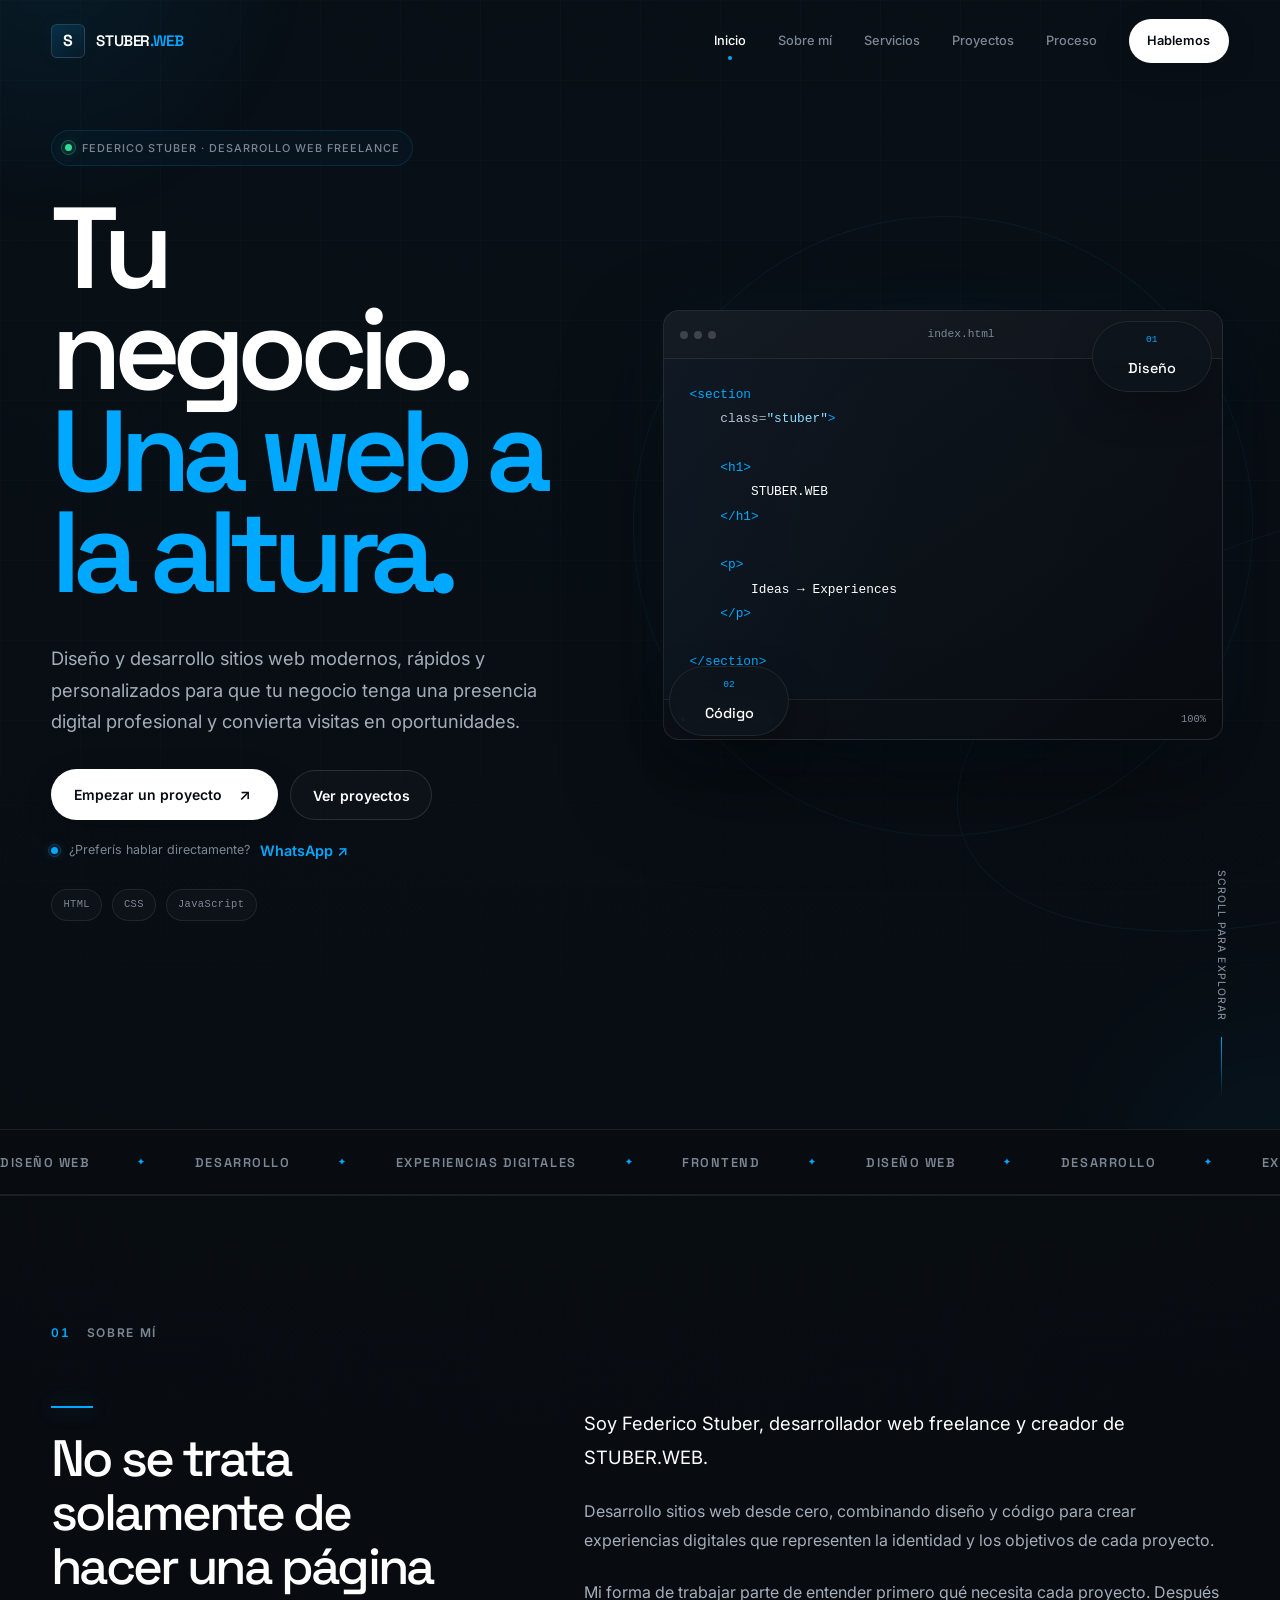
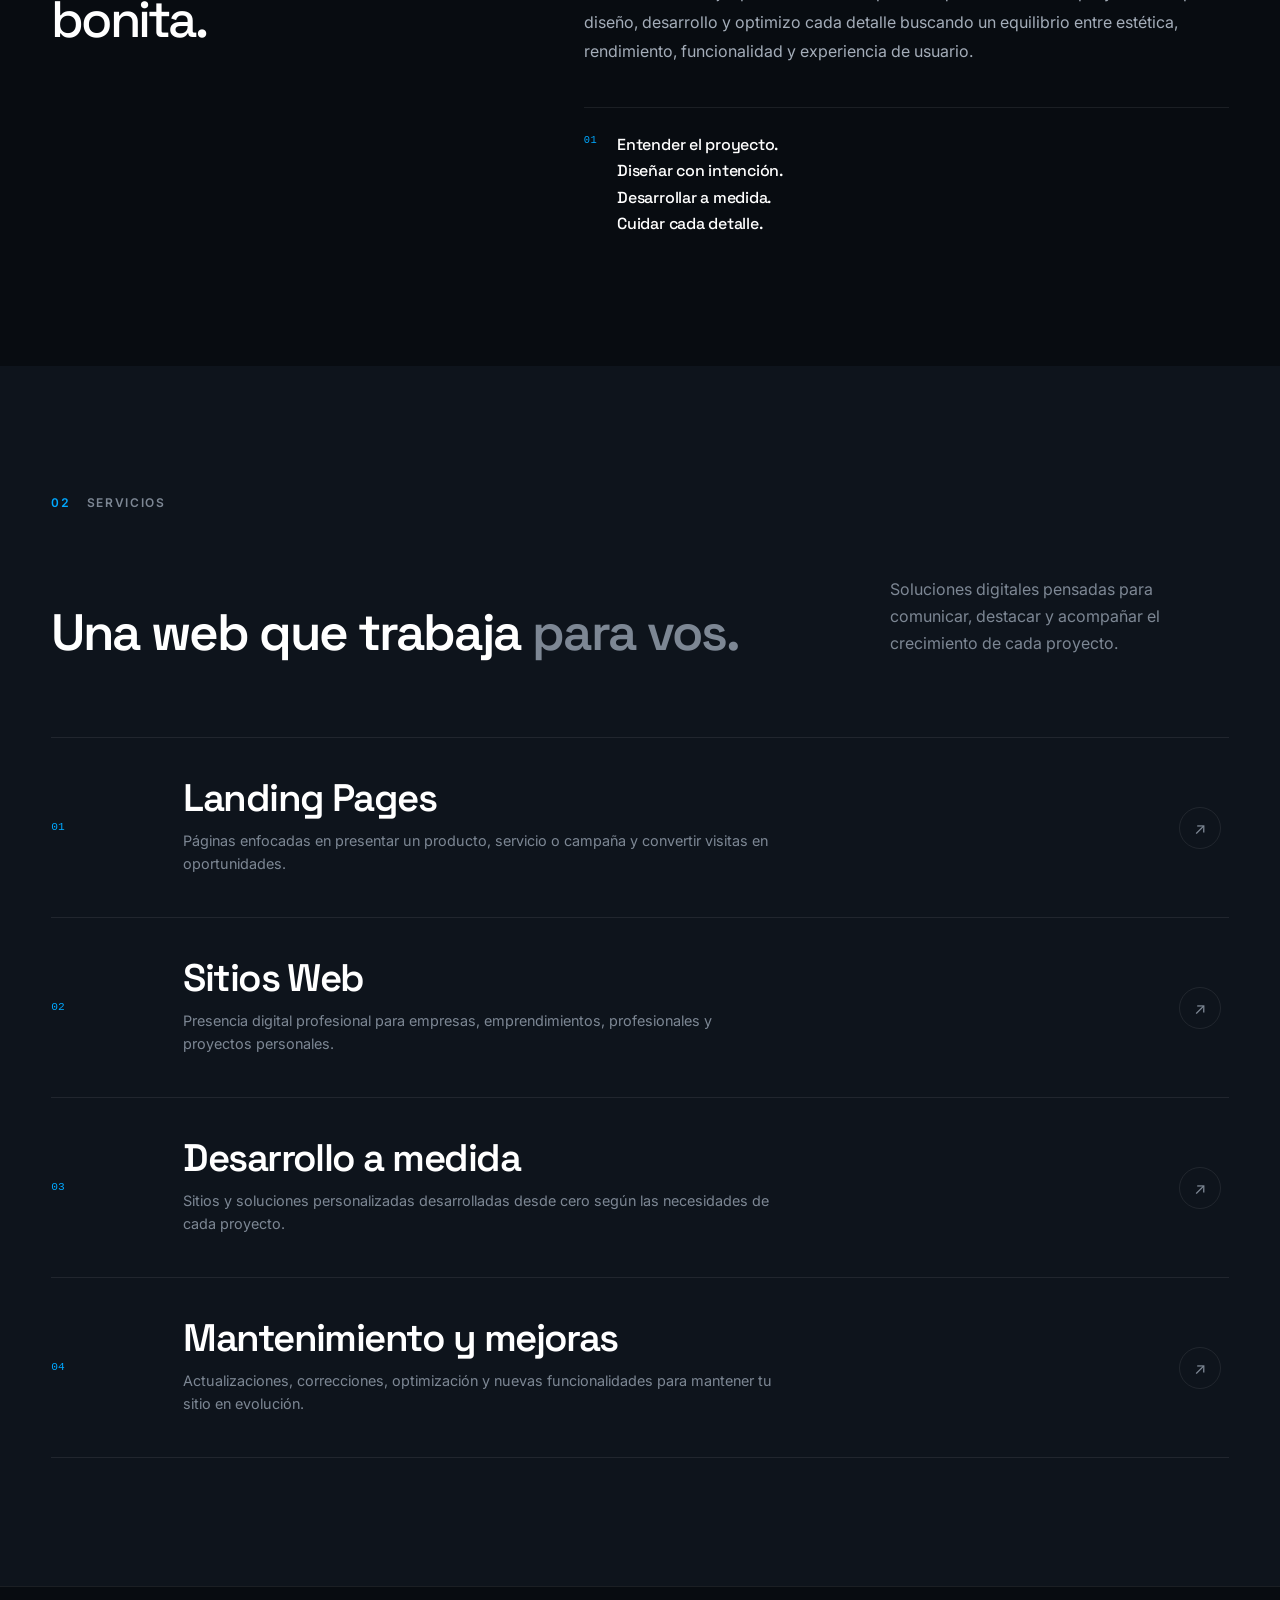
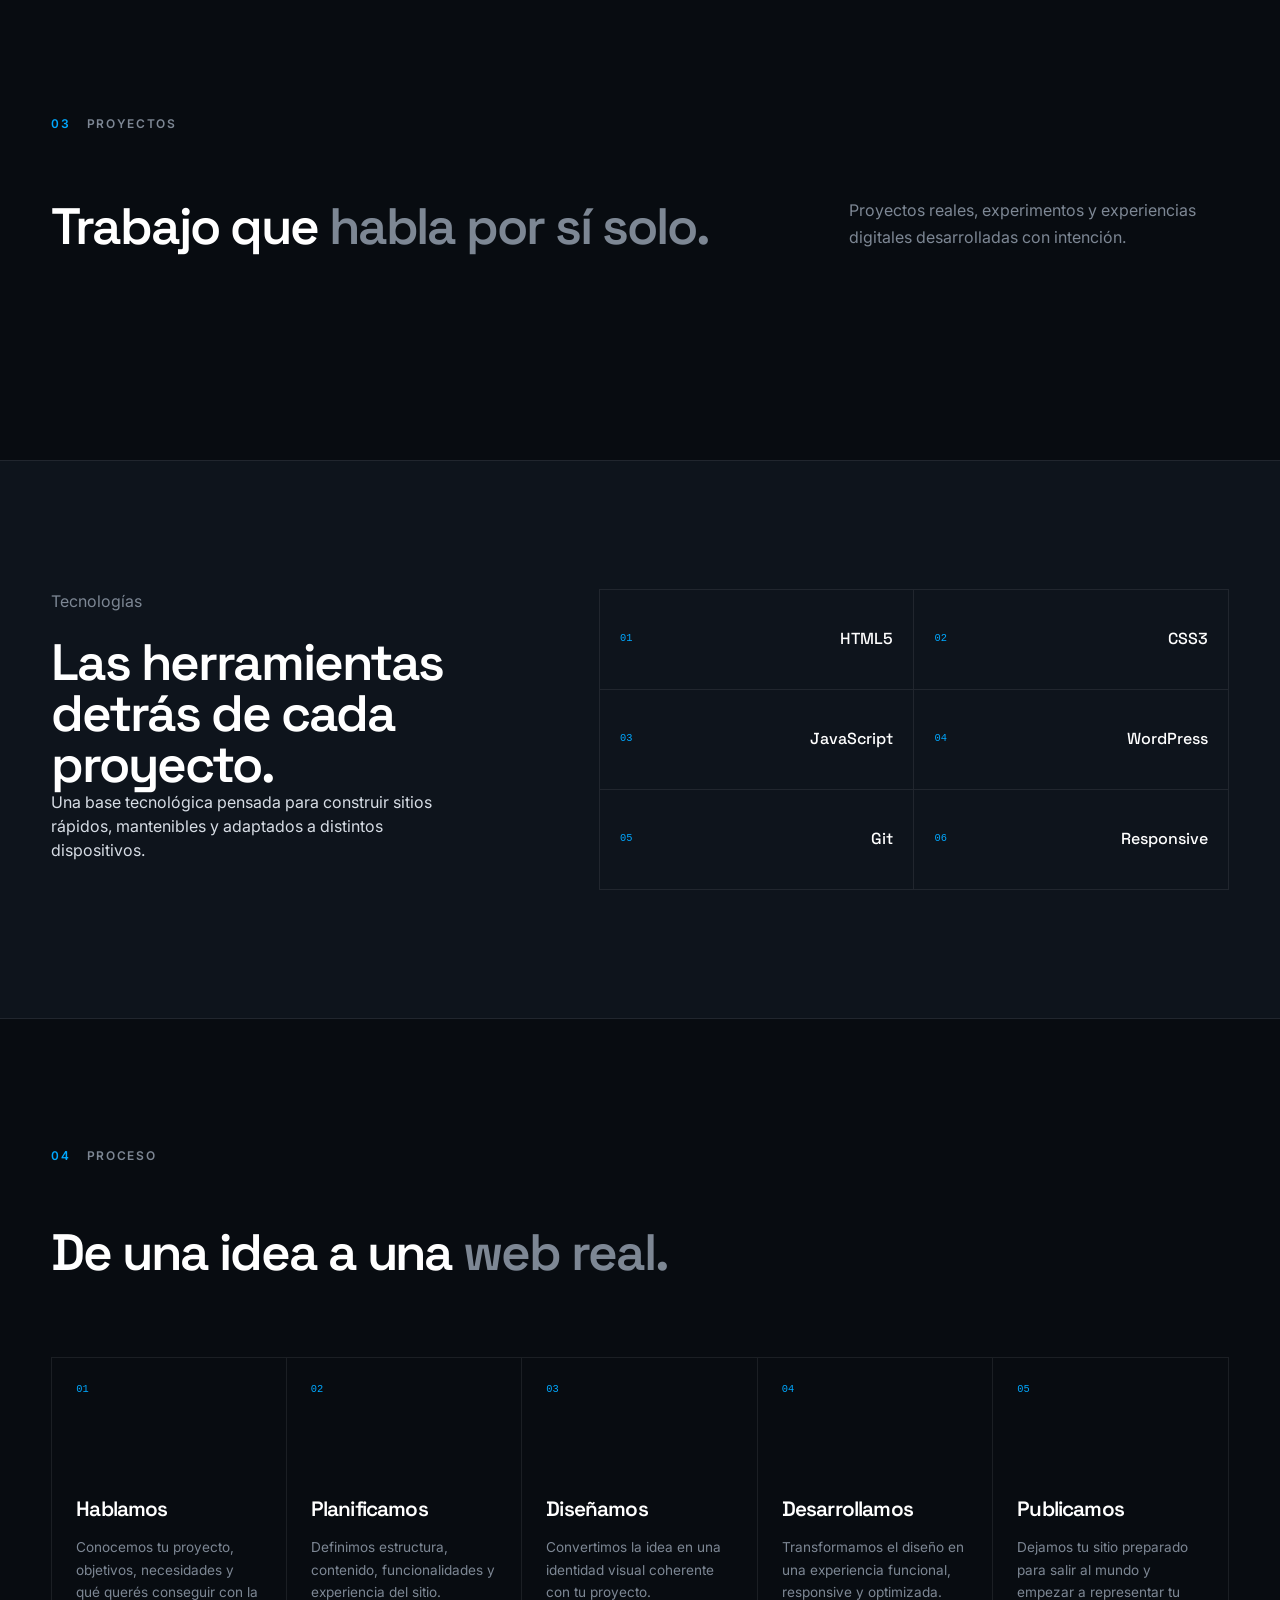
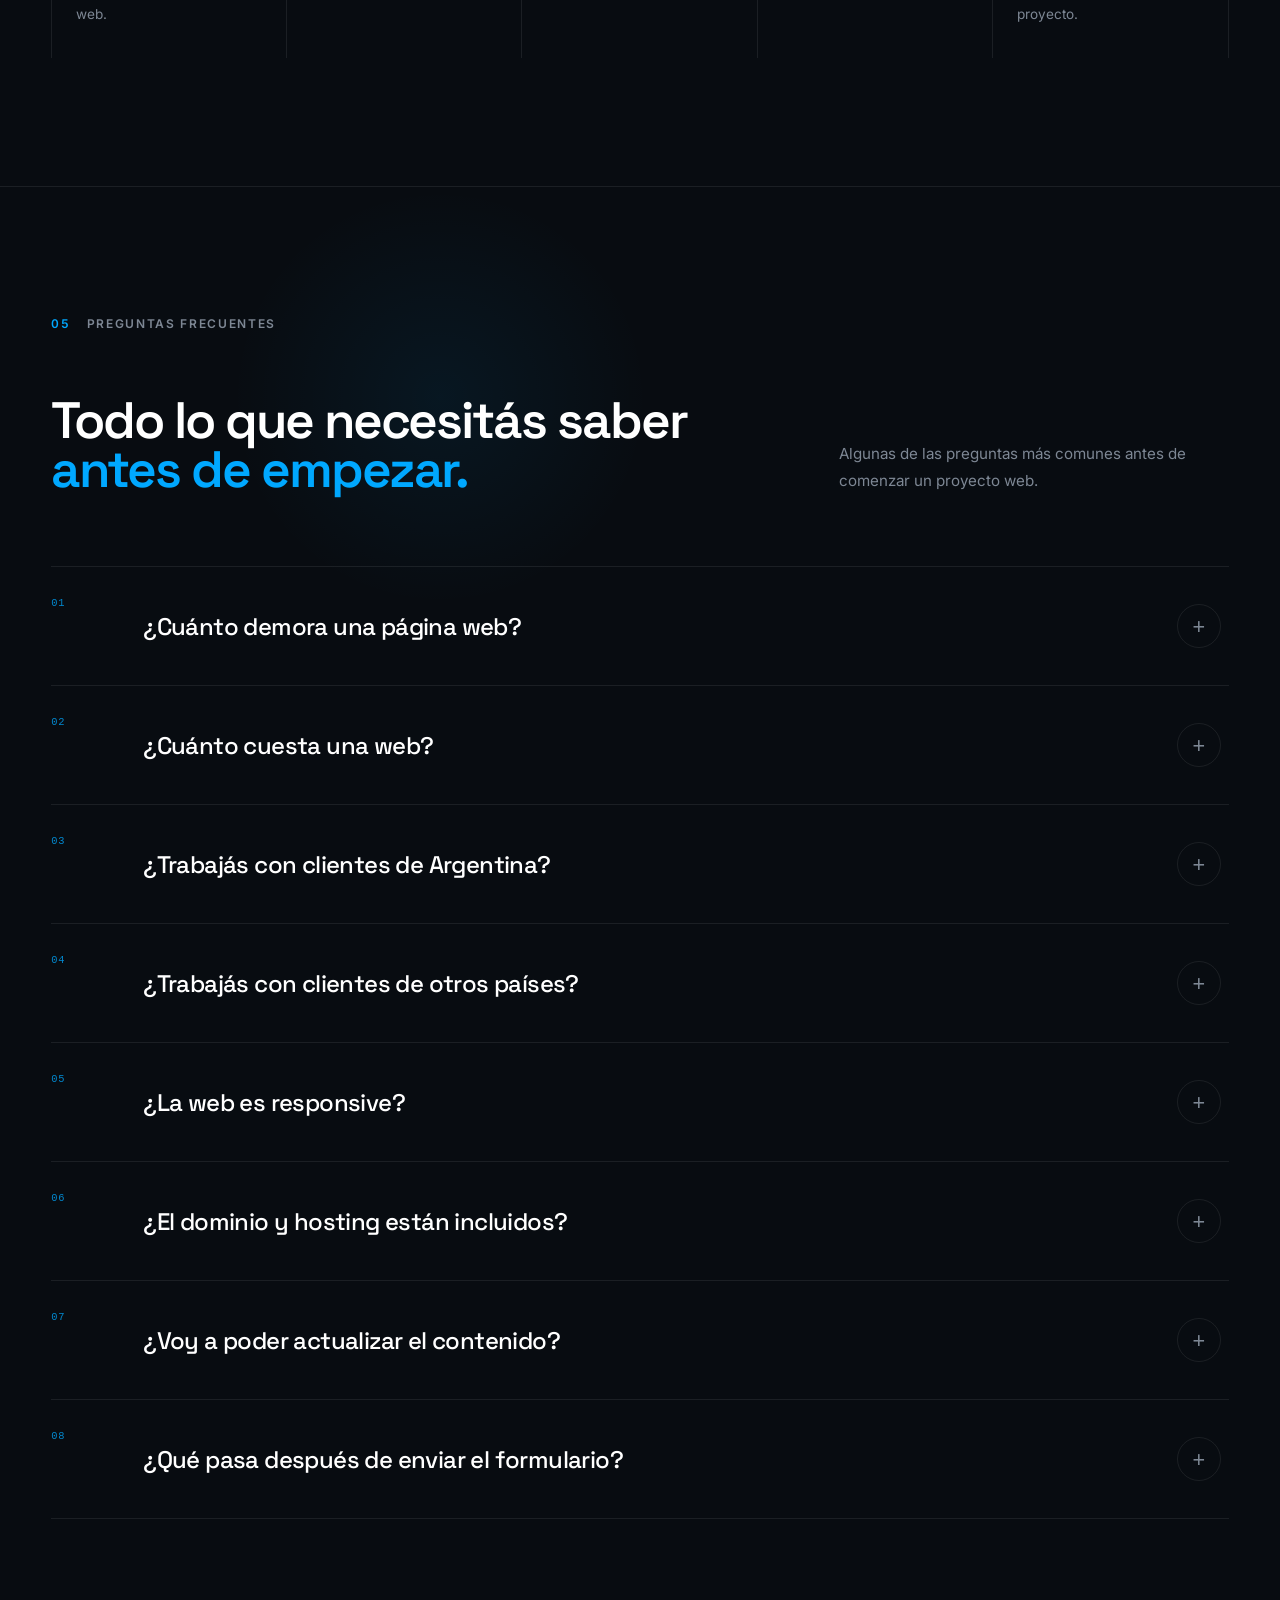
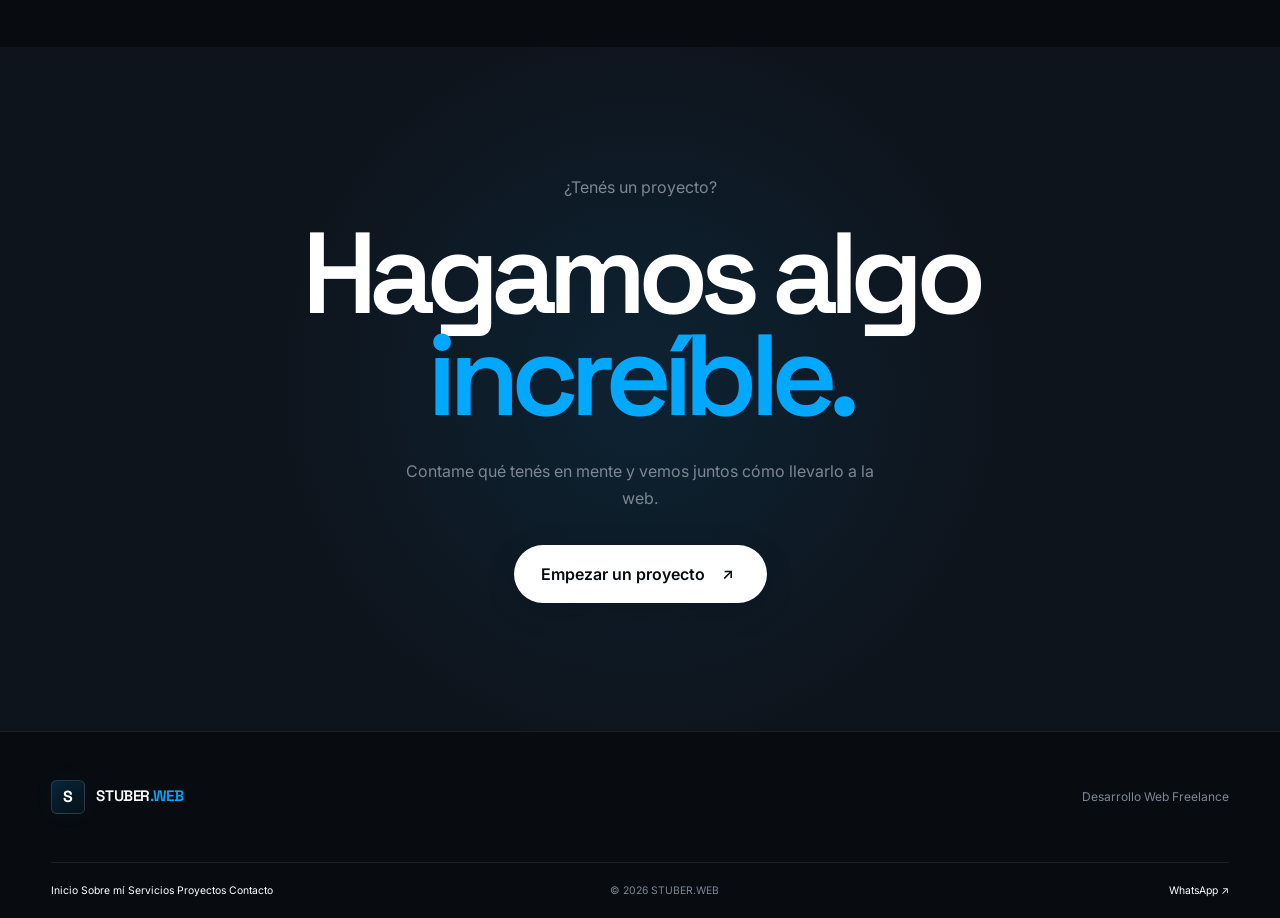
<file: Stuber Web (Prof)/index.html>
<!DOCTYPE html>
<html lang="es-AR">

<head>

    <meta charset="UTF-8">

    <meta
        name="viewport"
        content="width=device-width, initial-scale=1.0"
    >

    <meta
        name="theme-color"
        content="#080c11"
    >

    <meta
        name="color-scheme"
        content="dark"
    >

    <meta
        name="author"
        content="Federico Stuber"
    >

    <meta
        name="robots"
        content="index, follow, max-image-preview:large, max-snippet:-1, max-video-preview:-1"
    >

    <title>STUBER.WEB — Desarrollo Web Freelance</title>

    <meta
        name="description"
        content="STUBER.WEB — Desarrollo Web Freelance. Diseño y desarrollo de sitios web modernos, rápidos, responsive y personalizados."
    >

    <!-- OPEN GRAPH -->

    <meta
        property="og:type"
        content="website"
    >

    <meta
        property="og:locale"
        content="es_AR"
    >

    <meta
        property="og:site_name"
        content="STUBER.WEB"
    >

    <meta
        property="og:title"
        content="STUBER.WEB — Desarrollo Web Freelance"
    >

    <meta
        property="og:description"
        content="Diseño y desarrollo de sitios web modernos, rápidos, responsive y personalizados."
    >

    <!-- TWITTER / X -->

    <meta
        name="twitter:card"
        content="summary_large_image"
    >

    <meta
        name="twitter:title"
        content="STUBER.WEB — Desarrollo Web Freelance"
    >

    <meta
        name="twitter:description"
        content="Diseño y desarrollo de sitios web modernos, rápidos, responsive y personalizados."
    >

    <!-- FAVICON -->

    <link
        rel="icon"
        type="image/svg+xml"
        href="favicon.svg"
    >

    <link
        rel="shortcut icon"
        href="favicon.svg"
        type="image/svg+xml"
    >

    <link
        rel="manifest"
        href="site.webmanifest"
    >

    <!-- FONTS -->

    <link
        rel="preconnect"
        href="https://fonts.googleapis.com"
    >

    <link
        rel="preconnect"
        href="https://fonts.gstatic.com"
        crossorigin
    >

    <link
        href="https://fonts.googleapis.com/css2?family=Inter:wght@400;500;600;700&family=Space+Grotesk:wght@400;500;600;700&display=swap"
        rel="stylesheet"
    >

    <!-- STYLES -->

    <link
        rel="stylesheet"
        href="css/reset.css"
    >

    <link
        rel="stylesheet"
        href="css/variables.css"
    >

    <link
        rel="stylesheet"
        href="css/global.css"
    >

    <link
        rel="stylesheet"
        href="css/components.css"
    >

    <link
        rel="stylesheet"
        href="css/sections.css"
    >

    <link
        rel="stylesheet"
        href="css/contact.css"
    >

    <link
        rel="stylesheet"
        href="css/responsive.css"
    >

</head>


<body class="is-loading">


    <!-- =====================================================
         PRELOADER
    ====================================================== -->

    <div
        class="preloader"
        id="preloader"
        aria-hidden="true"
    >

        <div class="preloader__content">

            <span class="preloader__brand">
                STUBER<span>.WEB</span>
            </span>

            <div class="preloader__progress">

                <span id="preloaderProgress"></span>

            </div>

            <span
                class="preloader__counter"
                id="preloaderCounter"
            >
                0%
            </span>

        </div>

    </div>


    <!-- =====================================================
         CUSTOM CURSOR
    ====================================================== -->

    <div
        class="cursor"
        id="cursor"
        aria-hidden="true"
    >

        <div class="cursor__dot"></div>

    </div>


    <!-- =====================================================
         HEADER
    ====================================================== -->

    <header
        class="site-header"
        id="siteHeader"
    >

        <div class="container site-header__inner">

            <!-- BRAND -->

            <a
                href="#inicio"
                class="brand"
                aria-label="STUBER.WEB — Inicio"
            >

                <span
                    class="brand__mark"
                    aria-hidden="true"
                >
                    S
                </span>

                <span class="brand__name">
                    STUBER<span>.WEB</span>
                </span>

            </a>


            <!-- DESKTOP NAVIGATION -->

            <nav
                class="main-nav site-header__nav"
                id="mainNav"
                aria-label="Navegación principal"
            >

                <a
                    href="#inicio"
                    class="main-nav__link active"
                >
                    Inicio
                </a>

                <a
                    href="#sobre-mi"
                    class="main-nav__link"
                >
                    Sobre mí
                </a>

                <a
                    href="#servicios"
                    class="main-nav__link"
                >
                    Servicios
                </a>

                <a
                    href="#proyectos"
                    class="main-nav__link"
                >
                    Proyectos
                </a>

                <a
                    href="#proceso"
                    class="main-nav__link"
                >
                    Proceso
                </a>

            </nav>


            <!-- HEADER CTA -->

            <button
                type="button"
                class="button btn button--small button--primary header-cta site-header__cta"
                data-contact-trigger
            >
                Hablemos
            </button>


            <!-- MOBILE MENU -->

            <button
                class="menu-toggle"
                id="menuToggle"
                type="button"
                aria-label="Abrir menú"
                aria-expanded="false"
                aria-controls="mobileMenu"
            >

                <span></span>
                <span></span>

            </button>

        </div>


        <!-- MOBILE NAVIGATION -->

        <div
            class="mobile-menu"
            id="mobileMenu"
            aria-hidden="true"
        >

            <nav
                class="mobile-menu__nav"
                aria-label="Navegación móvil"
            >

                <a href="#inicio">
                    Inicio
                </a>

                <a href="#sobre-mi">
                    Sobre mí
                </a>

                <a href="#servicios">
                    Servicios
                </a>

                <a href="#proyectos">
                    Proyectos
                </a>

                <a href="#proceso">
                    Proceso
                </a>

                <button
                    type="button"
                    data-contact-trigger
                >
                    Contacto
                </button>

            </nav>

        </div>

    </header>


    <!-- =====================================================
         MAIN
    ====================================================== -->

    <main id="main-content">


        <!-- =================================================
             HERO
        ================================================== -->

        <section
            class="hero section"
            id="inicio"
        >

            <div
                class="hero__grid"
                aria-hidden="true"
            ></div>

            <div
                class="hero__glow hero__glow--one"
                aria-hidden="true"
            ></div>

            <div
                class="hero__glow hero__glow--two"
                aria-hidden="true"
            ></div>


            <div class="container hero__container hero__layout">


                <!-- HERO CONTENT -->

                <div class="hero__content">

                    <div class="eyebrow hero__eyebrow">

                        <span
                            class="status-dot"
                            aria-hidden="true"
                        ></span>

                        <span>
                           Federico Stuber · Desarrollo Web Freelance
                        </span>

                    </div>


                    <h1 class="hero__title">

                        <span class="hero__title-line">
                           Tu negocio.
                        </span>

                         <span class="hero__title-line hero__title-line--accent">
                           Una web a la altura.
                        </span>

                    </h1>


                    <p class="hero__description">

                        Diseño y desarrollo sitios web modernos,
                        rápidos y personalizados para que tu negocio
                        tenga una presencia digital profesional y
                        convierta visitas en oportunidades.

                    </p>


                    <div class="hero__actions">

    <button
        type="button"
        class="button btn button--primary magnetic"
        data-contact-trigger
    >
        <span>
            Empezar un proyecto
        </span>

        <span
            class="button__icon"
            aria-hidden="true"
        >
            ↗
        </span>
    </button>


    <a
        href="#proyectos"
        class="button btn button--outline magnetic"
    >
        <span>
            Ver proyectos
        </span>
    </a>

</div>

                    <!-- WHATSAPP -->

                    <div class="hero__whatsapp">

                        <span
                            class="hero__whatsapp-status"
                            aria-hidden="true"
                        ></span>

                        <span class="hero__whatsapp-text">
                            ¿Preferís hablar directamente?
                        </span>

                        <a
                            href="https://wa.me/5493765036949?text=Hola%20Federico%2C%20vi%20STUBER.WEB%20y%20me%20gustar%C3%ADa%20consultar%20por%20un%20proyecto%20web."
                            target="_blank"
                            rel="noopener noreferrer"
                        >

                            <span>
                                WhatsApp
                            </span>

                            <span aria-hidden="true">
                                ↗
                            </span>

                        </a>

                    </div>


                    <!-- TECHNOLOGIES -->

                    <div class="hero__technologies hero__tech">

                        <span>
                            HTML
                        </span>

                        <span>
                            CSS
                        </span>

                        <span>
                            JavaScript
                        </span>

                    </div>

                </div>


                <!-- HERO VISUAL -->

                <div
                    class="hero__visual"
                    aria-hidden="true"
                >

                    <div class="code-window hero__code">

                        <div class="code-window__header">

                            <div class="code-window__dots">

                                <span></span>
                                <span></span>
                                <span></span>

                            </div>

                            <span class="code-window__filename">
                                index.html
                            </span>

                        </div>


                        <div class="code-window__body">

<pre><code><span class="code-tag">&lt;section</span>
    <span class="code-attribute">class</span>=<span class="code-string">"stuber"</span><span class="code-tag">&gt;</span>

    <span class="code-tag">&lt;h1&gt;</span>
        <span class="code-text">STUBER.WEB</span>
    <span class="code-tag">&lt;/h1&gt;</span>

    <span class="code-tag">&lt;p&gt;</span>
        <span class="code-text">Ideas → Experiences</span>
    <span class="code-tag">&lt;/p&gt;</span>

<span class="code-tag">&lt;/section&gt;</span></code></pre>

                        </div>


                        <div class="code-window__footer">

                            <span>
                                ●
                                <span>
                                    system.online
                                </span>
                            </span>

                            <span>
                                100%
                            </span>

                        </div>

                    </div>


                    <!-- ORBITS -->

                    <div
                        class="hero-orbit hero-orbit--one hero__orbit"
                        aria-hidden="true"
                    ></div>

                    <div
                        class="hero-orbit hero-orbit--two hero__orbit"
                        aria-hidden="true"
                    ></div>


                    <!-- FLOATING CARD -->

                    <div class="hero-floating-card hero-floating-card--top floating-card floating-card--top">

                        <span>
                            01
                        </span>

                        <strong>
                            Diseño
                        </strong>

                    </div>


                    <div class="hero-floating-card hero-floating-card--bottom floating-card floating-card--bottom">

                        <span>
                            02
                        </span>

                        <strong>
                            Código
                        </strong>

                    </div>

                </div>

            </div>


            <!-- SCROLL -->

            <div class="hero__scroll scroll-indicator">

                <span>
                    Scroll para explorar
                </span>

                <span class="hero__scroll-line"></span>

            </div>

        </section>


        <!-- =================================================
             MARQUEE
        ================================================== -->

        <section
            class="marquee"
            aria-label="Áreas de trabajo"
        >

            <div class="marquee__track">

                <span class="marquee__item">
                    DISEÑO WEB
                </span>

                <span class="marquee__item">
                    DESARROLLO
                </span>

                <span class="marquee__item">
                    EXPERIENCIAS DIGITALES
                </span>

                <span class="marquee__item">
                    FRONTEND
                </span>

                <span class="marquee__item">
                    DISEÑO WEB
                </span>

                <span class="marquee__item">
                    DESARROLLO
                </span>

                <span class="marquee__item">
                    EXPERIENCIAS DIGITALES
                </span>

                <span class="marquee__item">
                    FRONTEND
                </span>

            </div>

        </section>


        <!-- =================================================
             ABOUT
        ================================================== -->

        <section
            class="about section"
            id="sobre-mi"
        >

            <div class="container">

                <div class="section-heading">

                    <span class="section-number">
                        01
                    </span>

                    <span class="section-label">
                        Sobre mí
                    </span>

                </div>


                <div class="about__grid">

    <div class="about__intro">

        <p class="about__lead">

            No se trata solamente
            de hacer una página bonita.

        </p>

    </div>


    <div class="about__content about__details">

        <p>
            Soy Federico Stuber,
            desarrollador web freelance
            y creador de STUBER.WEB.
        </p>

        <p>
            Desarrollo sitios web desde cero,
            combinando diseño y código para
            crear experiencias digitales que
            representen la identidad y los
            objetivos de cada proyecto.
        </p>

        <p>
            Mi forma de trabajar parte de entender
            primero qué necesita cada proyecto.
            Después diseño, desarrollo y optimizo
            cada detalle buscando un equilibrio
            entre estética, rendimiento,
            funcionalidad y experiencia de usuario.
        </p>

        <div class="about__approach">

            <span>01</span>

            <p>
                Entender el proyecto. <br>
                Diseñar con intención. <br>
                Desarrollar a medida. <br>
                Cuidar cada detalle.
            </p>

        </div>

    </div>

</div>

            </div>

        </section>


        <!-- =================================================
             SERVICES
        ================================================== -->

        <section
            class="services section section--dark"
            id="servicios"
        >

            <div class="container">

                <div class="section-heading">

                    <span class="section-number">
                        02
                    </span>

                    <span class="section-label">
                        Servicios
                    </span>

                </div>


                <div class="services__header">

                    <h2 class="section-title">

                        Una web que trabaja
                        <span>
                            para vos.
                        </span>

                    </h2>

                    <p>
                        Soluciones digitales pensadas
                        para comunicar, destacar y
                        acompañar el crecimiento de
                        cada proyecto.
                    </p>

                </div>


                <div class="services__list">

    <article class="service service-item">

        <div class="service__number service-item__number">
            01
        </div>

        <div class="service__content">

            <h3 class="service-item__title">
                Landing Pages
            </h3>

            <p class="service-item__description">
                Páginas enfocadas en presentar un producto,
                servicio o campaña y convertir visitas
                en oportunidades.
            </p>

        </div>

        <span
            class="service__arrow service-item__link"
            aria-hidden="true"
        >
            ↗
        </span>

    </article>


    <article class="service service-item">

        <div class="service__number service-item__number">
            02
        </div>

        <div class="service__content">

            <h3 class="service-item__title">
                Sitios Web
            </h3>

            <p class="service-item__description">
                Presencia digital profesional para empresas,
                emprendimientos, profesionales y proyectos
                personales.
            </p>

        </div>

        <span
            class="service__arrow service-item__link"
            aria-hidden="true"
        >
            ↗
        </span>

    </article>


    <article class="service service-item">

        <div class="service__number service-item__number">
            03
        </div>

        <div class="service__content">

            <h3 class="service-item__title">
                Desarrollo a medida
            </h3>

            <p class="service-item__description">
                Sitios y soluciones personalizadas desarrolladas
                desde cero según las necesidades de cada proyecto.
            </p>

        </div>

        <span
            class="service__arrow service-item__link"
            aria-hidden="true"
        >
            ↗
        </span>

    </article>


    <article class="service service-item">

        <div class="service__number service-item__number">
            04
        </div>

        <div class="service__content">

            <h3 class="service-item__title">
                Mantenimiento y mejoras
            </h3>

            <p class="service-item__description">
                Actualizaciones, correcciones, optimización
                y nuevas funcionalidades para mantener tu
                sitio en evolución.
            </p>

        </div>

        <span
            class="service__arrow service-item__link"
            aria-hidden="true"
        >
            ↗
        </span>

    </article>

</div>

            </div>

        </section>


        <!-- =================================================
             PROJECTS
        ================================================== -->

        <section
            class="projects section"
            id="proyectos"
        >

            <div class="container">

                <div class="section-heading">

                    <span class="section-number">
                        03
                    </span>

                    <span class="section-label">
                        Proyectos
                    </span>

                </div>


                <div class="projects__header">

                    <h2 class="section-title">

                        Trabajo que
                        <span>
                            habla por sí solo.
                        </span>

                    </h2>

                    <p>
                        Proyectos reales, experimentos
                        y experiencias digitales
                        desarrolladas con intención.
                    </p>

                </div>


                <div
                    class="projects__grid projects-grid"
                    id="projectsGrid"
                ></div>

            </div>

        </section>


        <!-- =================================================
             STACK
        ================================================== -->

        <section
            class="stack section section--dark"
            id="tecnologias"
        >

            <div class="container">

                <div class="stack__grid stack-grid">


                    <div class="stack__intro">

                        <span class="section-label">
                            Tecnologías
                        </span>

                        <h2>
                            Las herramientas
                            detrás de cada proyecto.
                        </h2>

                        <p>
                            Una base tecnológica pensada
                            para construir sitios rápidos,
                            mantenibles y adaptados a
                            distintos dispositivos.
                        </p>

                    </div>


                    <div class="stack__items">


                        <div class="stack-item">

                            <span>
                                01
                            </span>

                            <strong>
                                HTML5
                            </strong>

                        </div>


                        <div class="stack-item">

                            <span>
                                02
                            </span>

                            <strong>
                                CSS3
                            </strong>

                        </div>


                        <div class="stack-item">

                            <span>
                                03
                            </span>

                            <strong>
                                JavaScript
                            </strong>

                        </div>


                        <div class="stack-item">

                            <span>
                                04
                            </span>

                            <strong>
                                WordPress
                            </strong>

                        </div>


                        <div class="stack-item">

                            <span>
                                05
                            </span>

                            <strong>
                                Git
                            </strong>

                        </div>


                        <div class="stack-item">

                            <span>
                                06
                            </span>

                            <strong>
                                Responsive
                            </strong>

                        </div>

                    </div>

                </div>

            </div>

        </section>


        <!-- =================================================
             PROCESS
        ================================================== -->

        <section
            class="process section"
            id="proceso"
        >

            <div class="container">

                <div class="section-heading">

                    <span class="section-number">
                        04
                    </span>

                    <span class="section-label">
                        Proceso
                    </span>

                </div>


                <div class="process__header">

                    <h2 class="section-title">

                        De una idea a una
                        <span>
                            web real.
                        </span>

                    </h2>

                </div>


                <div class="process__steps process-grid">


                    <article class="process-step">

                        <span class="process-step__number">
                            01
                        </span>

                        <h3 class="process-step__title">
                            Hablamos
                        </h3>

                        <p class="process-step__description">
                            Conocemos tu proyecto,
                            objetivos, necesidades
                            y qué querés conseguir
                            con la web.
                        </p>

                    </article>


                    <article class="process-step">

                        <span class="process-step__number">
                            02
                        </span>

                        <h3 class="process-step__title">
                            Planificamos
                        </h3>

                        <p class="process-step__description">
                            Definimos estructura,
                            contenido, funcionalidades
                            y experiencia del sitio.
                        </p>

                    </article>


                    <article class="process-step">

                        <span class="process-step__number">
                            03
                        </span>

                        <h3 class="process-step__title">
                            Diseñamos
                        </h3>

                        <p class="process-step__description">
                            Convertimos la idea en una
                            identidad visual coherente
                            con tu proyecto.
                        </p>

                    </article>


                    <article class="process-step">

                        <span class="process-step__number">
                            04
                        </span>

                        <h3 class="process-step__title">
                            Desarrollamos
                        </h3>

                        <p class="process-step__description">
                            Transformamos el diseño en
                            una experiencia funcional,
                            responsive y optimizada.
                        </p>

                    </article>


                    <article class="process-step">

                        <span class="process-step__number">
                            05
                        </span>

                        <h3 class="process-step__title">
                            Publicamos
                        </h3>

                        <p class="process-step__description">
                            Dejamos tu sitio preparado
                            para salir al mundo y empezar
                            a representar tu proyecto.
                        </p>

                    </article>

                </div>

            </div>

        </section>

        <!-- =====================================================
     FAQ
     ===================================================== -->

<section class="faq section" id="faq">

    <div class="container">

        <div class="section-heading">
            <span class="section-number">05</span>
            <span class="section-label">Preguntas frecuentes</span>
        </div>

        <div class="faq__header">

            <h2 class="section-title">
                Todo lo que necesitás saber <span>antes de empezar.</span>
            </h2>

            <p>
                Algunas de las preguntas más comunes antes
                de comenzar un proyecto web.
            </p>

        </div>


        <div class="faq__list">

            <details class="faq-item">
                <summary>
                    <span class="faq-item__number">01</span>
                    <span class="faq-item__question">
                        ¿Cuánto demora una página web?
                    </span>
                    <span class="faq-item__icon" aria-hidden="true">+</span>
                </summary>

                <div class="faq-item__answer">
                    <p>
                        El tiempo depende del tipo de proyecto,
                        la cantidad de páginas y las funcionalidades
                        necesarias. Una landing sencilla puede estar
                        lista en pocos días, mientras que un sitio más
                        completo requiere más tiempo. Después de conocer
                        tu proyecto puedo darte un plazo estimado.
                    </p>
                </div>
            </details>


            <details class="faq-item">
                <summary>
                    <span class="faq-item__number">02</span>
                    <span class="faq-item__question">
                        ¿Cuánto cuesta una web?
                    </span>
                    <span class="faq-item__icon" aria-hidden="true">+</span>
                </summary>

                <div class="faq-item__answer">
                    <p>
                        No trabajo con un precio único porque cada
                        proyecto es diferente. El presupuesto depende
                        de la estructura, funcionalidades, diseño y
                        necesidades específicas. Después de conocer
                        tu proyecto puedo prepararte una propuesta
                        acorde.
                    </p>
                </div>
            </details>


            <details class="faq-item">
                <summary>
                    <span class="faq-item__number">03</span>
                    <span class="faq-item__question">
                        ¿Trabajás con clientes de Argentina?
                    </span>
                    <span class="faq-item__icon" aria-hidden="true">+</span>
                </summary>

                <div class="faq-item__answer">
                    <p>
                        Sí. Trabajo con clientes de Argentina y puedo
                        adaptar la propuesta y el medio de pago a
                        proyectos locales.
                    </p>
                </div>
            </details>


            <details class="faq-item">
                <summary>
                    <span class="faq-item__number">04</span>
                    <span class="faq-item__question">
                        ¿Trabajás con clientes de otros países?
                    </span>
                    <span class="faq-item__icon" aria-hidden="true">+</span>
                </summary>

                <div class="faq-item__answer">
                    <p>
                        Sí. También trabajo de forma remota con clientes
                        del exterior.
                    </p>
                </div>
            </details>


            <details class="faq-item">
                <summary>
                    <span class="faq-item__number">05</span>
                    <span class="faq-item__question">
                        ¿La web es responsive?
                    </span>
                    <span class="faq-item__icon" aria-hidden="true">+</span>
                </summary>

                <div class="faq-item__answer">
                    <p>
                        Sí. Todos los sitios se desarrollan pensando
                        en distintos tamaños de pantalla, desde
                        celulares hasta computadoras.
                    </p>
                </div>
            </details>


            <details class="faq-item">
                <summary>
                    <span class="faq-item__number">06</span>
                    <span class="faq-item__question">
                        ¿El dominio y hosting están incluidos?
                    </span>
                    <span class="faq-item__icon" aria-hidden="true">+</span>
                </summary>

                <div class="faq-item__answer">
                    <p>
                        No necesariamente. Puedo ayudarte a elegir y
                        configurar el dominio y hosting adecuados según
                        el proyecto. Si ya tenés ambos, también puedo
                        trabajar sobre tu configuración actual.
                    </p>
                </div>
            </details>


            <details class="faq-item">
                <summary>
                    <span class="faq-item__number">07</span>
                    <span class="faq-item__question">
                        ¿Voy a poder actualizar el contenido?
                    </span>
                    <span class="faq-item__icon" aria-hidden="true">+</span>
                </summary>

                <div class="faq-item__answer">
                    <p>
                        Depende del tipo de proyecto. Puedo desarrollar
                        sitios administrables cuando necesitás modificar
                        contenido por tu cuenta, o encargarme yo del
                        mantenimiento y las actualizaciones.
                    </p>
                </div>
            </details>


            <details class="faq-item">
                <summary>
                    <span class="faq-item__number">08</span>
                    <span class="faq-item__question">
                        ¿Qué pasa después de enviar el formulario?
                    </span>
                    <span class="faq-item__icon" aria-hidden="true">+</span>
                </summary>

                <div class="faq-item__answer">
                    <p>
                        Reviso la información de tu proyecto y me pongo
                        en contacto con vos para conocer mejor lo que
                        necesitás, resolver dudas y definir los próximos
                        pasos.
                    </p>
                </div>
            </details>

        </div>

    </div>

</section>


        <!-- =================================================
             CONTACT CTA
        ================================================== -->

        <section
            class="contact-cta contact section section--dark"
            id="contacto"
        >

            <div
                class="contact-cta__glow"
                aria-hidden="true"
            ></div>


            <div class="container contact-cta__container contact__content">

                <span class="section-label">
                    ¿Tenés un proyecto?
                </span>


                <h2 class="contact__title">

                    Hagamos algo
                    <span>
                        increíble.
                    </span>

                </h2>


                <p class="contact__description">
                    Contame qué tenés en mente y
                    vemos juntos cómo llevarlo
                    a la web.
                </p>


                <div class="contact__actions">

                    <button
                        type="button"
                        class="button btn button--primary button--large magnetic"
                        id="contactProject"
                        data-contact-trigger
                    >

                        <span>
                            Empezar un proyecto
                        </span>

                        <span
                            class="button__icon"
                            aria-hidden="true"
                        >
                            ↗
                        </span>

                    </button>

                </div>

            </div>

        </section>

    </main>


    <!-- =====================================================
         PROJECT FORM
    ====================================================== -->

    <div
        class="project-form"
        id="projectForm"
        aria-hidden="true"
    >


        <!-- BACKDROP -->

        <div
            class="project-form__backdrop"
            data-form-close
        ></div>


        <!-- DIALOG -->

        <div
            class="project-form__dialog"
            role="dialog"
            aria-modal="true"
            aria-labelledby="projectFormTitle"
        >


            <!-- HEADER -->

            <div class="project-form__header">

                <div>

                    <span class="section-label">
                        STUBER.WEB
                    </span>

                    <h2 id="projectFormTitle">
                        Hablemos de tu proyecto.
                    </h2>

                    <p>
                        Completá este breve formulario
                        y contame qué tenés en mente.
                    </p>

                </div>


                <button
                    type="button"
                    class="project-form__close"
                    data-form-close
                    aria-label="Cerrar formulario"
                >
                    ×
                </button>

            </div>


            <!-- PROGRESS -->

            <div class="project-form__progress">

                <div class="project-form__progress-top">

                    <span id="formStepLabel">
                        Paso 01 de 07
                    </span>

                    <span id="formProgressPercent">
                        14%
                    </span>

                </div>


                <div class="project-form__progress-bar">

                    <span
                        id="formProgressBar"
                        style="width: 14.28%;"
                    ></span>

                </div>

            </div>


            <!-- FORM -->

            <form
                id="projectBriefForm"
                class="project-form__body"
                novalidate
            >

            <!-- Honeypot anti-spam: debe permanecer vacío. -->
            <input
                type="checkbox"
                name="botcheck"
                tabindex="-1"
                autocomplete="off"
                aria-hidden="true"
                style="position:absolute;left:-9999px;opacity:0;pointer-events:none;"
            >


                <!-- =================================================
                     STEP 01
                ================================================== -->

                <section
                    class="project-form__step is-active"
                    data-form-step="1"
                >

                    <div class="project-form__step-heading">

                        <span>
                            01 / Sobre vos
                        </span>

                        <h3>
                            Primero, conozcamos
                            quién está detrás del proyecto.
                        </h3>

                    </div>


                    <div class="form-grid">


                        <div class="form-field">

                            <label for="fullName">
                                Nombre y apellido
                                <span>*</span>
                            </label>

                            <input
                                type="text"
                                id="fullName"
                            autocomplete="name"
                                name="fullName"
                                placeholder="Ej. Juan Pérez"
                                autocomplete="name"
                                required
                            >

                        </div>


                        <div class="form-field">

                            <label for="email">
                                Email
                                <span>*</span>
                            </label>

                            <input
                                type="email"
                                id="email"
                            autocomplete="email"
                                name="email"
                                placeholder="tu@email.com"
                                autocomplete="email"
                                required
                            >

                        </div>


                        <div class="form-field">

                            <label for="whatsapp">
                                WhatsApp
                                <span>*</span>
                            </label>

                            <input
                                type="tel"
                                id="whatsapp"
                            autocomplete="tel"
                            inputmode="tel"
                                name="whatsapp"
                                placeholder="Ej. +54 9 376 123 4567"
                                autocomplete="tel"
                                required
                            >

                        </div>


                        <div class="form-field">

                            <label for="company">
                                Empresa / emprendimiento
                                <span>*</span>
                            </label>

                            <input
                                type="text"
                                id="company"
                            autocomplete="organization"
                                name="company"
                                placeholder="Nombre de tu negocio"
                                autocomplete="organization"
                                required
                            >

                        </div>

                    </div>

                </section>


                <!-- =================================================
                     STEP 02
                ================================================== -->

                <section
                    class="project-form__step"
                    data-form-step="2"
                >

                    <div class="project-form__step-heading">

                        <span>
                            02 / Tu proyecto
                        </span>

                        <h3>
                            Contame qué querés construir.
                        </h3>

                    </div>


                    <div class="form-field">

                        <label for="projectName">
                            Nombre del proyecto
                            <span>*</span>
                        </label>

                        <input
                            type="text"
                            id="projectName"
                            autocomplete="off"
                            name="projectName"
                            placeholder="Ej. Mi negocio, portfolio, tienda..."
                            required
                        >

                    </div>


                    <div class="form-field">

                        <label for="projectDescription">
                            ¿Qué querés hacer?
                            <span>*</span>
                        </label>

                        <textarea
                            id="projectDescription"
                            name="projectDescription"
                            rows="6"
                            placeholder="Contame brevemente qué hace tu negocio, qué querés mostrar o qué problema querés resolver con la web."
                            required
                        ></textarea>

                    </div>


                    <div class="form-field">

                        <label>
                            ¿Ya tenés una página web?
                            <span>*</span>
                        </label>


                        <div class="form-options form-options--grid">

                            <label class="form-option">

                                <input
                                    type="radio"
                                    name="hasWebsite"
                                    value="Sí"
                                    id="hasWebsiteYes"
                                    required
                                >

                                <span>

                                    <strong>
                                        Sí
                                    </strong>

                                    <small>
                                        Ya tengo una página web.
                                    </small>

                                </span>

                            </label>


                            <label class="form-option">

                                <input
                                    type="radio"
                                    name="hasWebsite"
                                    value="No"
                                    id="hasWebsiteNo"
                                >

                                <span>

                                    <strong>
                                        No
                                    </strong>

                                    <small>
                                        Todavía no tengo una web.
                                    </small>

                                </span>

                            </label>

                        </div>

                    </div>


                    <div
                        class="form-field"
                        id="existingWebsiteField"
                        hidden
                    >

                        <label for="existingWebsite">
                            Enlace de tu página web
                            <span>*</span>
                        </label>

                        <input
                            type="url"
                            id="existingWebsite"
                            autocomplete="url"
                            name="existingWebsite"
                            placeholder="https://tusitio.com"
                            autocomplete="url"
                        >

                    </div>

                </section>


                <!-- =================================================
                     STEP 03
                ================================================== -->

                <section
                    class="project-form__step"
                    data-form-step="3"
                >

                    <div class="project-form__step-heading">

                        <span>
                            03 / Tipo de web
                        </span>

                        <h3>
                            ¿Qué tipo de sitio necesitás?
                        </h3>

                    </div>


                    <div class="form-options form-options--grid">


                        <label class="form-option">

                            <input
                                type="radio"
                                name="websiteType"
                                value="Landing Page"
                                required
                            >

                            <span>

                                <strong>
                                    Landing Page
                                </strong>

                                <small>
                                    Una página enfocada en conversión.
                                </small>

                            </span>

                        </label>


                        <label class="form-option">

                            <input
                                type="radio"
                                name="websiteType"
                                value="Sitio institucional"
                            >

                            <span>

                                <strong>
                                    Institucional
                                </strong>

                                <small>
                                    Web profesional para una empresa.
                                </small>

                            </span>

                        </label>


                        <label class="form-option">

                            <input
                                type="radio"
                                name="websiteType"
                                value="Portfolio"
                            >

                            <span>

                                <strong>
                                    Portfolio
                                </strong>

                                <small>
                                    Para mostrar trabajos y experiencia.
                                </small>

                            </span>

                        </label>


                        <label class="form-option">

                            <input
                                type="radio"
                                name="websiteType"
                                value="E-commerce"
                            >

                            <span>

                                <strong>
                                    E-commerce
                                </strong>

                                <small>
                                    Tienda online y productos.
                                </small>

                            </span>

                        </label>


                        <label class="form-option">

                            <input
                                type="radio"
                                name="websiteType"
                                value="Web para negocio"
                            >

                            <span>

                                <strong>
                                    Negocio
                                </strong>

                                <small>
                                    Presencia digital para tu negocio.
                                </small>

                            </span>

                        </label>


                        <label class="form-option">

                            <input
                                type="radio"
                                name="websiteType"
                                value="Web App"
                            >

                            <span>

                                <strong>
                                    Web App
                                </strong>

                                <small>
                                    Aplicación o sistema web.
                                </small>

                            </span>

                        </label>


                        <label class="form-option">

                            <input
                                type="radio"
                                name="websiteType"
                                value="Blog / contenido"
                            >

                            <span>

                                <strong>
                                    Blog / contenido
                                </strong>

                                <small>
                                    Publicaciones y contenido.
                                </small>

                            </span>

                        </label>


                        <label class="form-option">

                            <input
                                type="radio"
                                name="websiteType"
                                value="Otro"
                            >

                            <span>

                                <strong>
                                    Otro
                                </strong>

                                <small>
                                    Algo diferente.
                                </small>

                            </span>

                        </label>

                    </div>

                </section>


                <!-- =================================================
                     STEP 04
                ================================================== -->

                <section
                    class="project-form__step"
                    data-form-step="4"
                >

                    <div class="project-form__step-heading">

                        <span>
                            04 / Diseño y contenido
                        </span>

                        <h3>
                            ¿Cómo imaginás la web?
                        </h3>

                    </div>


                    <div class="form-field">

                        <label>
                            Estilo que buscás
                            <span>*</span>
                        </label>


                        <div class="form-options form-options--grid">


                            <label class="form-option form-option--compact">

                                <input
                                    type="checkbox"
                                    name="style"
                                    value="Minimalista"
                                >

                                <span>
                                    Minimalista
                                </span>

                            </label>


                            <label class="form-option form-option--compact">

                                <input
                                    type="checkbox"
                                    name="style"
                                    value="Moderno"
                                >

                                <span>
                                    Moderno
                                </span>

                            </label>


                            <label class="form-option form-option--compact">

                                <input
                                    type="checkbox"
                                    name="style"
                                    value="Corporativo"
                                >

                                <span>
                                    Corporativo
                                </span>

                            </label>


                            <label class="form-option form-option--compact">

                                <input
                                    type="checkbox"
                                    name="style"
                                    value="Elegante"
                                >

                                <span>
                                    Elegante
                                </span>

                            </label>


                            <label class="form-option form-option--compact">

                                <input
                                    type="checkbox"
                                    name="style"
                                    value="Tecnológico"
                                >

                                <span>
                                    Tecnológico
                                </span>

                            </label>


                            <label class="form-option form-option--compact">

                                <input
                                    type="checkbox"
                                    name="style"
                                    value="Creativo"
                                >

                                <span>
                                    Creativo
                                </span>

                            </label>

                        </div>

                    </div>


                    <div class="form-field">

                        <label for="references">
                            ¿Tenés referencias?
                            <span>*</span>
                        </label>

                        <textarea
                            id="references"
                            name="references"
                            rows="4"
                            placeholder="Podés pasarme enlaces de webs que te gusten o contarme qué estilo buscás."
                            required
                        ></textarea>

                    </div>


                    <div class="form-field">

                        <label for="contentStatus">
                            ¿Tenés preparado el contenido?
                            <span>*</span>
                        </label>

                        <select
                            id="contentStatus"
                            name="contentStatus"
                            required
                        >

                            <option value="">
                                Seleccioná una opción
                            </option>

                            <option value="Sí, tengo todo">
                                Sí, tengo todo
                            </option>

                            <option value="Tengo una parte">
                                Tengo una parte
                            </option>

                            <option value="Todavía no">
                                Todavía no
                            </option>

                            <option value="Necesito ayuda">
                                Necesito ayuda para prepararlo
                            </option>

                        </select>

                    </div>

                </section>


                <!-- =================================================
                     STEP 05
                ================================================== -->

                <section
                    class="project-form__step"
                    data-form-step="5"
                >

                    <div class="project-form__step-heading">

                        <span>
                            05 / Funcionalidades
                        </span>

                        <h3>
                            ¿Qué debería poder hacer tu web?
                        </h3>

                    </div>


                    <div class="form-field">

                        <label>
                            Seleccioná todo lo que necesites
                            <span>*</span>
                        </label>


                        <div class="form-options form-options--grid">


                            <label class="form-option form-option--compact">

                                <input
                                    type="checkbox"
                                    name="features"
                                    value="Formulario de contacto"
                                >

                                <span>
                                    Formulario de contacto
                                </span>

                            </label>


                            <label class="form-option form-option--compact">

                                <input
                                    type="checkbox"
                                    name="features"
                                    value="WhatsApp"
                                >

                                <span>
                                    WhatsApp
                                </span>

                            </label>


                            <label class="form-option form-option--compact">

                                <input
                                    type="checkbox"
                                    name="features"
                                    value="Redes sociales"
                                >

                                <span>
                                    Redes sociales
                                </span>

                            </label>


                            <label class="form-option form-option--compact">

                                <input
                                    type="checkbox"
                                    name="features"
                                    value="Galería"
                                >

                                <span>
                                    Galería
                                </span>

                            </label>


                            <label class="form-option form-option--compact">

                                <input
                                    type="checkbox"
                                    name="features"
                                    value="Catálogo"
                                >

                                <span>
                                    Catálogo
                                </span>

                            </label>


                            <label class="form-option form-option--compact">

                                <input
                                    type="checkbox"
                                    name="features"
                                    value="Reservas"
                                >

                                <span>
                                    Reservas
                                </span>

                            </label>


                            <label class="form-option form-option--compact">

                                <input
                                    type="checkbox"
                                    name="features"
                                    value="Pagos online"
                                >

                                <span>
                                    Pagos online
                                </span>

                            </label>


                            <label class="form-option form-option--compact">

                                <input
                                    type="checkbox"
                                    name="features"
                                    value="Usuarios y login"
                                >

                                <span>
                                    Usuarios / Login
                                </span>

                            </label>


                            <label class="form-option form-option--compact">

                                <input
                                    type="checkbox"
                                    name="features"
                                    value="Panel administrativo"
                                >

                                <span>
                                    Panel administrativo
                                </span>

                            </label>


                            <label class="form-option form-option--compact">

                                <input
                                    type="checkbox"
                                    name="features"
                                    value="Animaciones"
                                >

                                <span>
                                    Animaciones
                                </span>

                            </label>


                            <label class="form-option form-option--compact">

                                <input
                                    type="checkbox"
                                    name="features"
                                    value="SEO"
                                >

                                <span>
                                    SEO
                                </span>

                            </label>


                            <label class="form-option form-option--compact">

                                <input
                                    type="checkbox"
                                    name="features"
                                    value="Integraciones"
                                >

                                <span>
                                    Integraciones
                                </span>

                            </label>

                        </div>

                    </div>


                    <div class="form-field">

                        <label for="otherFeatures">
                            ¿Algo más que necesites?
                            <span>*</span>
                        </label>

                        <textarea
                            id="otherFeatures"
                            name="otherFeatures"
                            rows="4"
                            placeholder="Contame cualquier funcionalidad especial."
                            required
                        ></textarea>

                    </div>

                </section>


                <!-- =================================================
                     STEP 06
                ================================================== -->

                <section
                    class="project-form__step"
                    data-form-step="6"
                >

                    <div class="project-form__step-heading">

                        <span>
                            06 / Presupuesto y tiempos
                        </span>

                        <h3>
                            Para poder orientarte mejor.
                        </h3>

                    </div>


                    <div class="form-field">

                        <label for="budget">
                            ¿Qué presupuesto tenés pensado?
                            <span>*</span>
                        </label>

                        <select
                            id="budget"
                            name="budget"
                            required
                        >

                            <option value="">
                                Seleccioná un rango
                            </option>

                            <option value="Menos de USD 150">
                                Menos de USD 150
                            </option>

                            <option value="USD 150 - 300">
                                USD 150 — 300
                            </option>

                            <option value="USD 300 - 500">
                                USD 300 — 500
                            </option>

                            <option value="USD 500 - 1000">
                                USD 500 — 1.000
                            </option>

                            <option value="Más de USD 1000">
                                Más de USD 1.000
                            </option>

                            <option value="No estoy seguro">
                                No estoy seguro
                            </option>

                        </select>

                    </div>


                    <div class="form-field">

                        <label for="deadline">
                            ¿Cuándo te gustaría tenerla lista?
                            <span>*</span>
                        </label>

                        <select
                            id="deadline"
                            name="deadline"
                            required
                        >

                            <option value="">
                                Seleccioná una opción
                            </option>

                            <option value="Lo antes posible">
                                Lo antes posible
                            </option>

                            <option value="1 - 2 semanas">
                                1 — 2 semanas
                            </option>

                            <option value="2 - 4 semanas">
                                2 — 4 semanas
                            </option>

                            <option value="1 - 2 meses">
                                1 — 2 meses
                            </option>

                            <option value="Sin fecha definida">
                                Sin fecha definida
                            </option>

                        </select>

                    </div>


                    <div class="form-field">

                        <label for="hostingStatus">
                            ¿Tenés dominio y hosting?
                            <span>*</span>
                        </label>

                        <select
                            id="hostingStatus"
                            name="hostingStatus"
                            required
                        >

                            <option value="">
                                Seleccioná una opción
                            </option>

                            <option value="Sí, tengo ambos">
                                Sí, tengo ambos
                            </option>

                            <option value="Tengo dominio">
                                Tengo dominio
                            </option>

                            <option value="Tengo hosting">
                                Tengo hosting
                            </option>

                            <option value="No tengo">
                                No tengo todavía
                            </option>

                            <option value="No sé qué necesito">
                                No sé qué necesito
                            </option>

                        </select>

                    </div>

                </section>


                <!-- =================================================
                     STEP 07
                ================================================== -->

                <section
                    class="project-form__step"
                    data-form-step="7"
                >

                    <div class="project-form__step-heading">

                        <span>
                            07 / Últimos detalles
                        </span>

                        <h3>
                            Ya casi estamos.
                        </h3>

                    </div>


                    <div class="form-field">

                        <label for="additionalDetails">
                            ¿Hay algo más que debería saber?
                            <span>*</span>
                        </label>

                        <textarea
                            id="additionalDetails"
                            name="additionalDetails"
                            rows="6"
                            placeholder="Cualquier detalle, idea, duda o requisito que quieras contarme."
                            required
                        ></textarea>

                    </div>


                    <div class="form-field">

                        <label for="source">
                            ¿Cómo conociste STUBER.WEB?
                            <span>*</span>
                        </label>

                        <select
                            id="source"
                            name="source"
                            required
                        >

                            <option value="">
                                Seleccioná una opción
                            </option>

                            <option value="Instagram">
                                Instagram
                            </option>

                            <option value="Google">
                                Google
                            </option>

                            <option value="Recomendación">
                                Recomendación
                            </option>

                            <option value="TikTok">
                                TikTok
                            </option>

                            <option value="Otro">
                                Otro
                            </option>

                        </select>

                    </div>


                    <label class="form-consent">

                        <input
                            type="checkbox"
                            id="consent"
                            name="consent"
                            required
                        >

                        <span>
                            Entiendo que este formulario se utiliza
                            para conocer mi proyecto y poder preparar
                            una propuesta adecuada.
                        </span>

                    </label>

                </section>


                <!-- =================================================
                     SUMMARY
                ================================================== -->

                <section
                    class="project-form__summary"
                    id="projectFormSummary"
                    aria-hidden="true"
                >

                    <div class="project-form__step-heading">

                        <span>
                            RESUMEN
                        </span>

                        <h3>
                            Revisá tu información.
                        </h3>

                        <p>
                            Antes de enviarla, comprobá que
                            todos los datos sean correctos.
                        </p>

                    </div>


                    <div
                        class="project-form__summary-content"
                        id="formSummaryContent"
                    ></div>

                </section>


                <!-- =================================================
                     SUCCESS
                ================================================== -->

                <section
                    class="project-form__success"
                    id="projectFormSuccess"
                    aria-hidden="true"
                    hidden
                >

                    <div class="project-form__success-icon">
                        ✓
                    </div>

                    <span class="section-label">
                        MENSAJE ENVIADO
                    </span>

                    <h3>
                        ¡Proyecto enviado correctamente!
                    </h3>

                    <p>
                        Recibí correctamente la información
                        de tu proyecto. Voy a revisarla y
                        ponerme en contacto con vos para
                        hablar sobre los próximos pasos.
                    </p>


                    <div class="project-form__success-whatsapp">

                        <span class="project-form__success-whatsapp-label">
                            ¿Querés hablar directamente?
                        </span>


                        <a
                            href="https://wa.me/5493765036949?text=Hola%20Federico%2C%20vi%20STUBER.WEB%20y%20me%20gustar%C3%ADa%20consultar%20por%20un%20proyecto%20web."
                            target="_blank"
                            rel="noopener noreferrer"
                        >

                            <span>
                                WhatsApp
                            </span>

                            <strong>
                                +54 9 376 503 6949
                            </strong>

                            <span
                                class="button__icon"
                                aria-hidden="true"
                            >
                                ↗
                            </span>

                        </a>

                    </div>


                    <button
                        type="button"
                        class="button button--primary"
                        data-form-close
                    >
                        Cerrar
                    </button>

                </section>


                <!-- ERROR -->

                <div
                    class="project-form__error"
                    id="projectFormError"
                    role="alert"
                    aria-live="polite"
                ></div>


                <!-- NAVIGATION -->

                <div
                    class="project-form__navigation"
                    id="projectFormNavigation"
                >

                    <button
                        type="button"
                        class="button btn button--outline"
                        id="formBack"
                    >

                        ← Atrás

                    </button>


                    <button
                        type="button"
                        class="button btn button--primary"
                        id="formNext"
                    >

                        Continuar

                        <span
                            class="button__icon"
                            aria-hidden="true"
                        >
                            →
                        </span>

                    </button>


                    <button
                        type="submit"
                        class="button btn button--primary"
                        id="formSubmit"
                    >

                        Enviar proyecto

                        <span
                            class="button__icon"
                            aria-hidden="true"
                        >
                            ↗
                        </span>

                    </button>

                </div>

            </form>

        </div>

    </div>


    <!-- =====================================================
         FOOTER
    ====================================================== -->

    <footer class="site-footer">

        <div class="container">


            <!-- FOOTER TOP -->

            <div class="site-footer__top">

                <a
                    href="#inicio"
                    class="brand"
                    aria-label="STUBER.WEB — Inicio"
                >

                    <span
                        class="brand__mark"
                        aria-hidden="true"
                    >
                        S
                    </span>

                    <span class="brand__name">
                        STUBER<span>.WEB</span>
                    </span>

                </a>


                <p>
                    Desarrollo Web Freelance
                </p>

            </div>


            <!-- FOOTER BOTTOM -->

            <div class="site-footer__bottom">


                <div class="site-footer__links">

                    <a href="#inicio">
                        Inicio
                    </a>

                    <a href="#sobre-mi">
                        Sobre mí
                    </a>

                    <a href="#servicios">
                        Servicios
                    </a>

                    <a href="#proyectos">
                        Proyectos
                    </a>

                    <a href="#contacto">
                        Contacto
                    </a>

                </div>


                <span class="site-footer__copyright">

                    ©
                    <span id="currentYear">
                        2026
                    </span>

                    STUBER.WEB

                </span>


                <a
                    href="https://wa.me/5493765036949?text=Hola%20Federico%2C%20vi%20STUBER.WEB%20y%20me%20gustar%C3%ADa%20consultar%20por%20un%20proyecto%20web."
                    target="_blank"
                    rel="noopener noreferrer"
                >
                    WhatsApp ↗
                </a>

            </div>

        </div>

    </footer>


    <!-- =====================================================
         SCRIPTS
    ====================================================== -->

    <script src="data/projects.js"></script>

    <script src="js/navigation.js"></script>

    <script src="js/animations.js"></script>

    <script src="js/cursor.js"></script>

    <script src="js/contact.js"></script>

    <script src="js/main.js"></script>


</body>

</html>
</file>
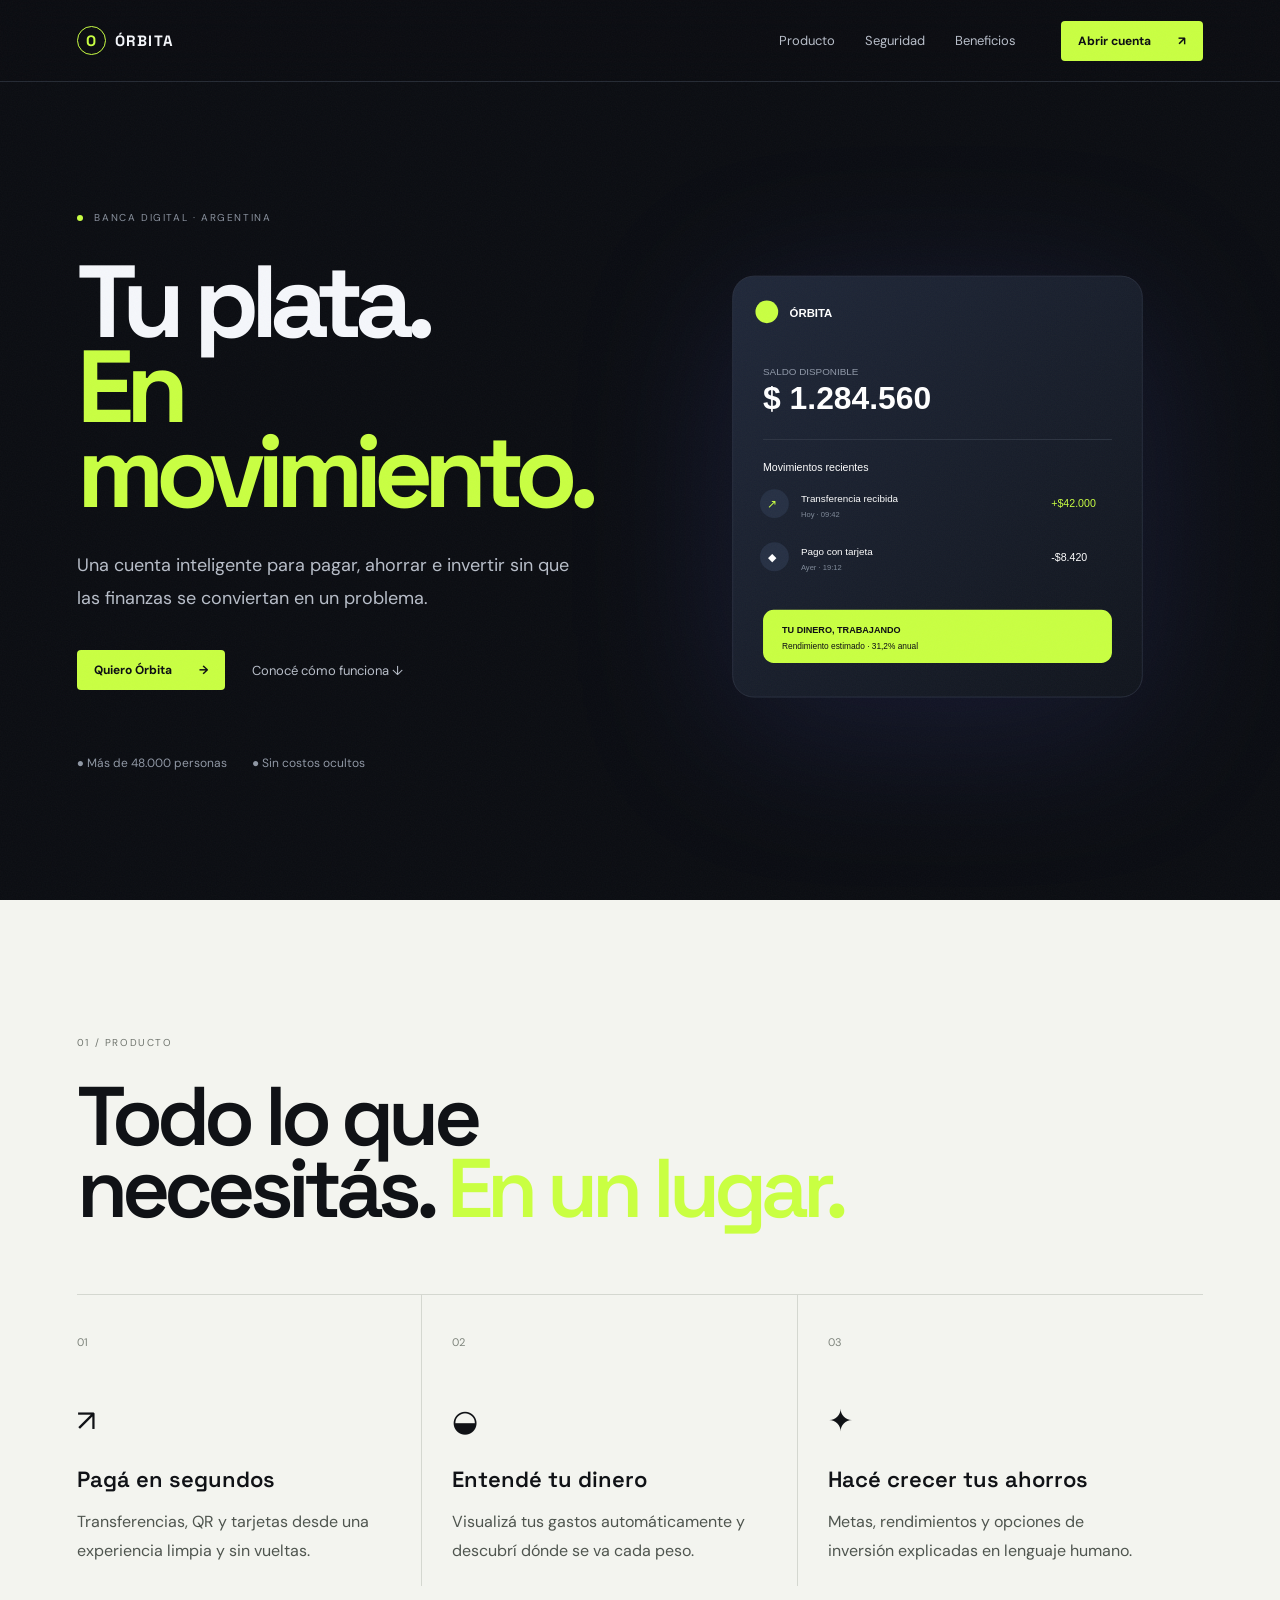
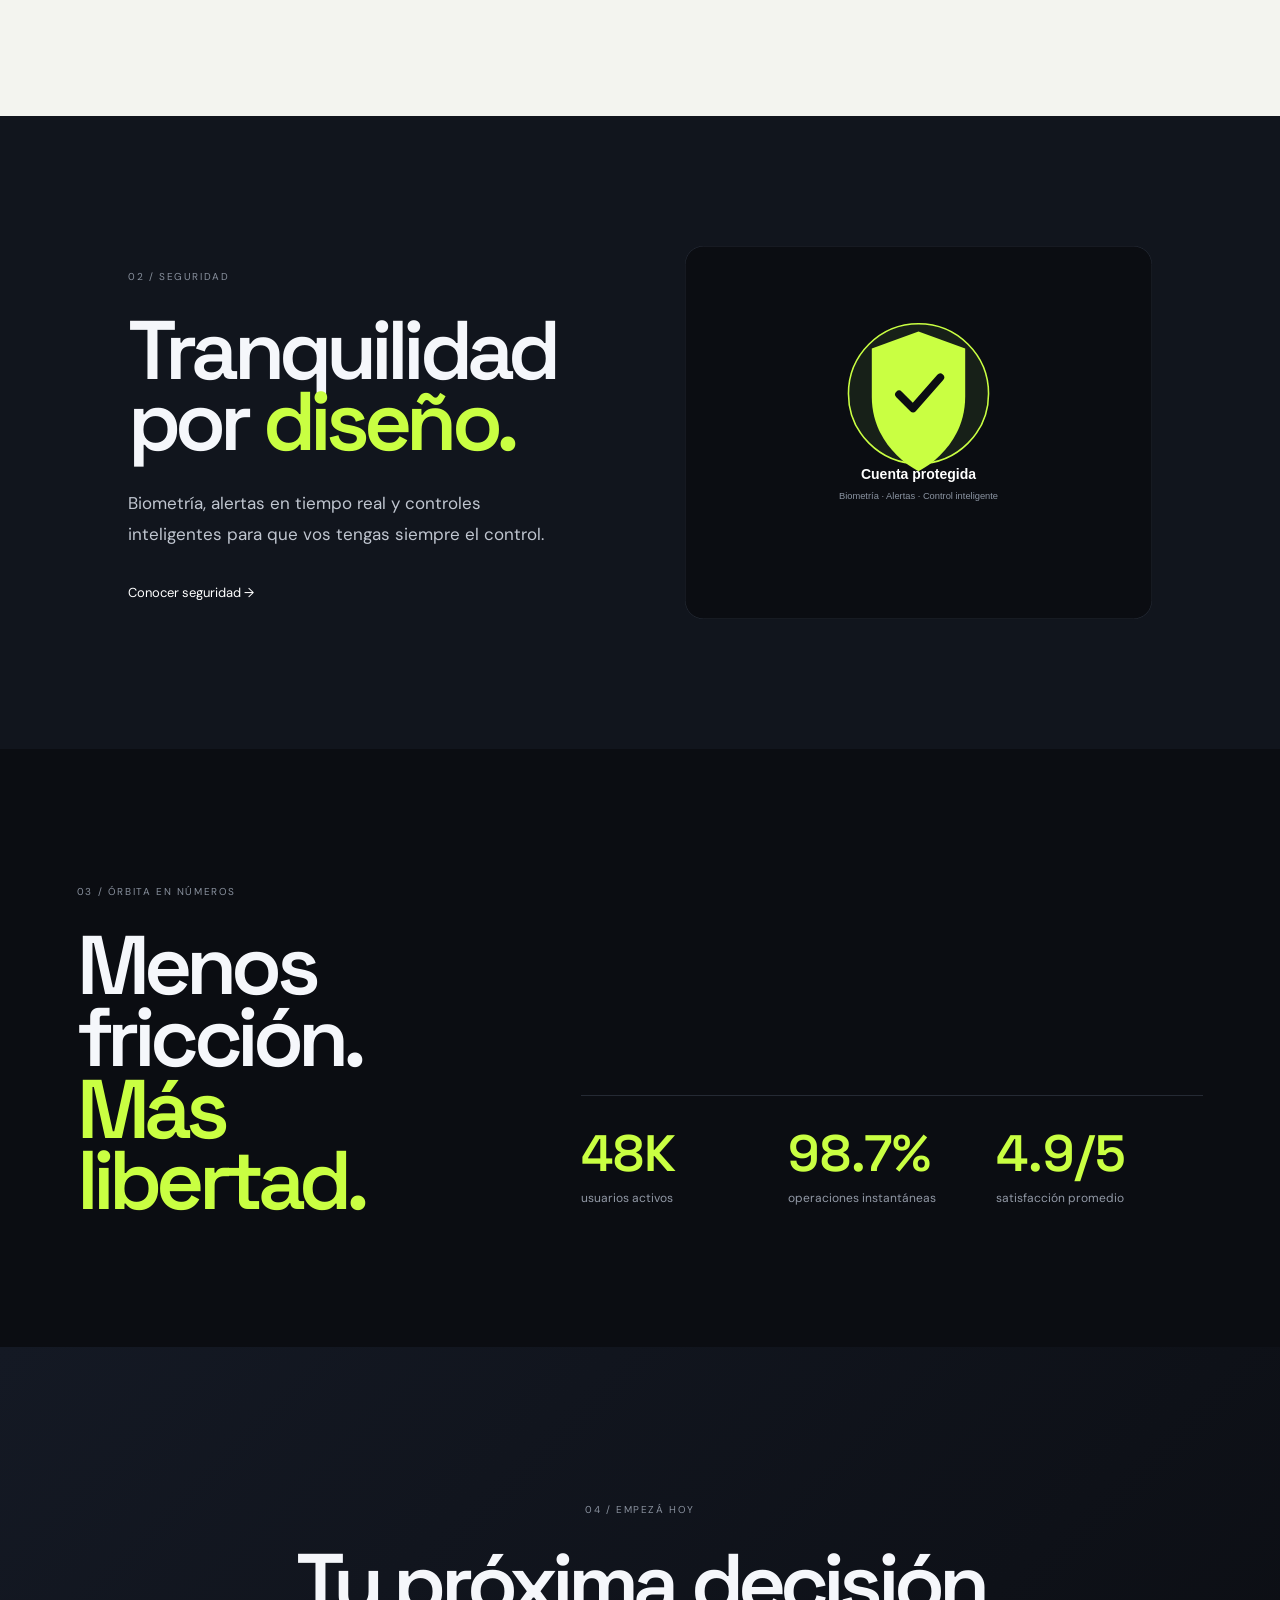
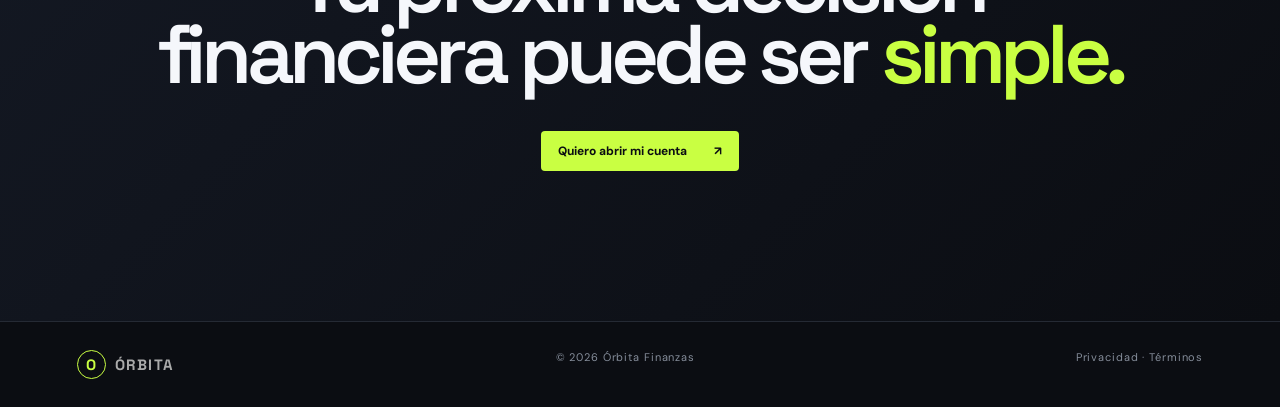
<file: projects/01-orbita-fintech/index.html>
<!doctype html><html lang="es"><head>
<meta charset="utf-8"><meta name="viewport" content="width=device-width,initial-scale=1">
<meta name="description" content="Órbita — banca digital para una nueva generación."><meta name="theme-color" content="#0b0d12">
<meta property="og:title" content="Órbita — Banca digital"><meta property="og:description" content="Una experiencia financiera simple, clara y humana.">
<link rel="icon" href="assets/favicon.svg"><link rel="stylesheet" href="css/style.css">
<link rel="preconnect" href="https://fonts.googleapis.com"><link href="https://fonts.googleapis.com/css2?family=DM+Sans:wght@400;500;600;700&family=Space+Grotesk:wght@500;600;700&display=swap" rel="stylesheet">
<title>Órbita — Banca digital</title></head><body>
<div class="noise"></div><header class="nav"><a class="brand" href="#"><span>O</span>ÓRBITA</a><nav><a href="#producto">Producto</a><a href="#seguridad">Seguridad</a><a href="#beneficios">Beneficios</a></nav><a class="nav-cta" href="#app">Abrir cuenta <b>↗</b></a><button class="menu" aria-label="Abrir menú">☰</button></header>
<main>
<section class="hero"><div class="hero-copy"><div class="kicker"><i></i> BANCA DIGITAL · ARGENTINA</div><h1>Tu plata.<br><em>En movimiento.</em></h1><p>Una cuenta inteligente para pagar, ahorrar e invertir sin que las finanzas se conviertan en un problema.</p><div class="hero-actions"><a class="button" href="#app">Quiero Órbita <b>→</b></a><a class="text-link" href="#producto">Conocé cómo funciona ↓</a></div><div class="trust"><span>● Más de 48.000 personas</span><span>● Sin costos ocultos</span></div></div><div class="hero-art"><img src="assets/hero-orbita.svg" alt="Interfaz de Órbita mostrando saldo y movimientos"></div></section>
<section id="producto" class="section product"><div class="section-intro"><span>01 / PRODUCTO</span><h2>Todo lo que<br>necesitás. <em>En un lugar.</em></h2></div><div class="feature-grid">
<article><span class="num">01</span><div class="icon">↗</div><h3>Pagá en segundos</h3><p>Transferencias, QR y tarjetas desde una experiencia limpia y sin vueltas.</p></article>
<article><span class="num">02</span><div class="icon">◒</div><h3>Entendé tu dinero</h3><p>Visualizá tus gastos automáticamente y descubrí dónde se va cada peso.</p></article>
<article><span class="num">03</span><div class="icon">✦</div><h3>Hacé crecer tus ahorros</h3><p>Metas, rendimientos y opciones de inversión explicadas en lenguaje humano.</p></article>
</div></section>
<section id="seguridad" class="dark-panel"><div><span>02 / SEGURIDAD</span><h2>Tranquilidad<br>por <em>diseño.</em></h2><p>Biometría, alertas en tiempo real y controles inteligentes para que vos tengas siempre el control.</p><a class="text-link light" href="#app">Conocer seguridad →</a></div><img src="assets/security-orbita.svg" alt="Panel de seguridad de Órbita"></section>
<section id="beneficios" class="numbers"><div><span>03 / ÓRBITA EN NÚMEROS</span><h2>Menos fricción.<br><em>Más libertad.</em></h2></div><div class="number-grid"><div><strong>48K</strong><span>usuarios activos</span></div><div><strong>98.7%</strong><span>operaciones instantáneas</span></div><div><strong>4.9/5</strong><span>satisfacción promedio</span></div></div></section>
<section id="app" class="cta-section"><span>04 / EMPEZÁ HOY</span><h2>Tu próxima decisión<br>financiera puede ser <em>simple.</em></h2><a class="button" href="mailto:hola@orbita.example">Quiero abrir mi cuenta <b>↗</b></a></section>
</main><footer><a class="brand" href="#"><span>O</span>ÓRBITA</a><span>© 2026 Órbita Finanzas</span><span>Privacidad · Términos</span></footer><script src="js/app.js"></script></body></html>
</file>
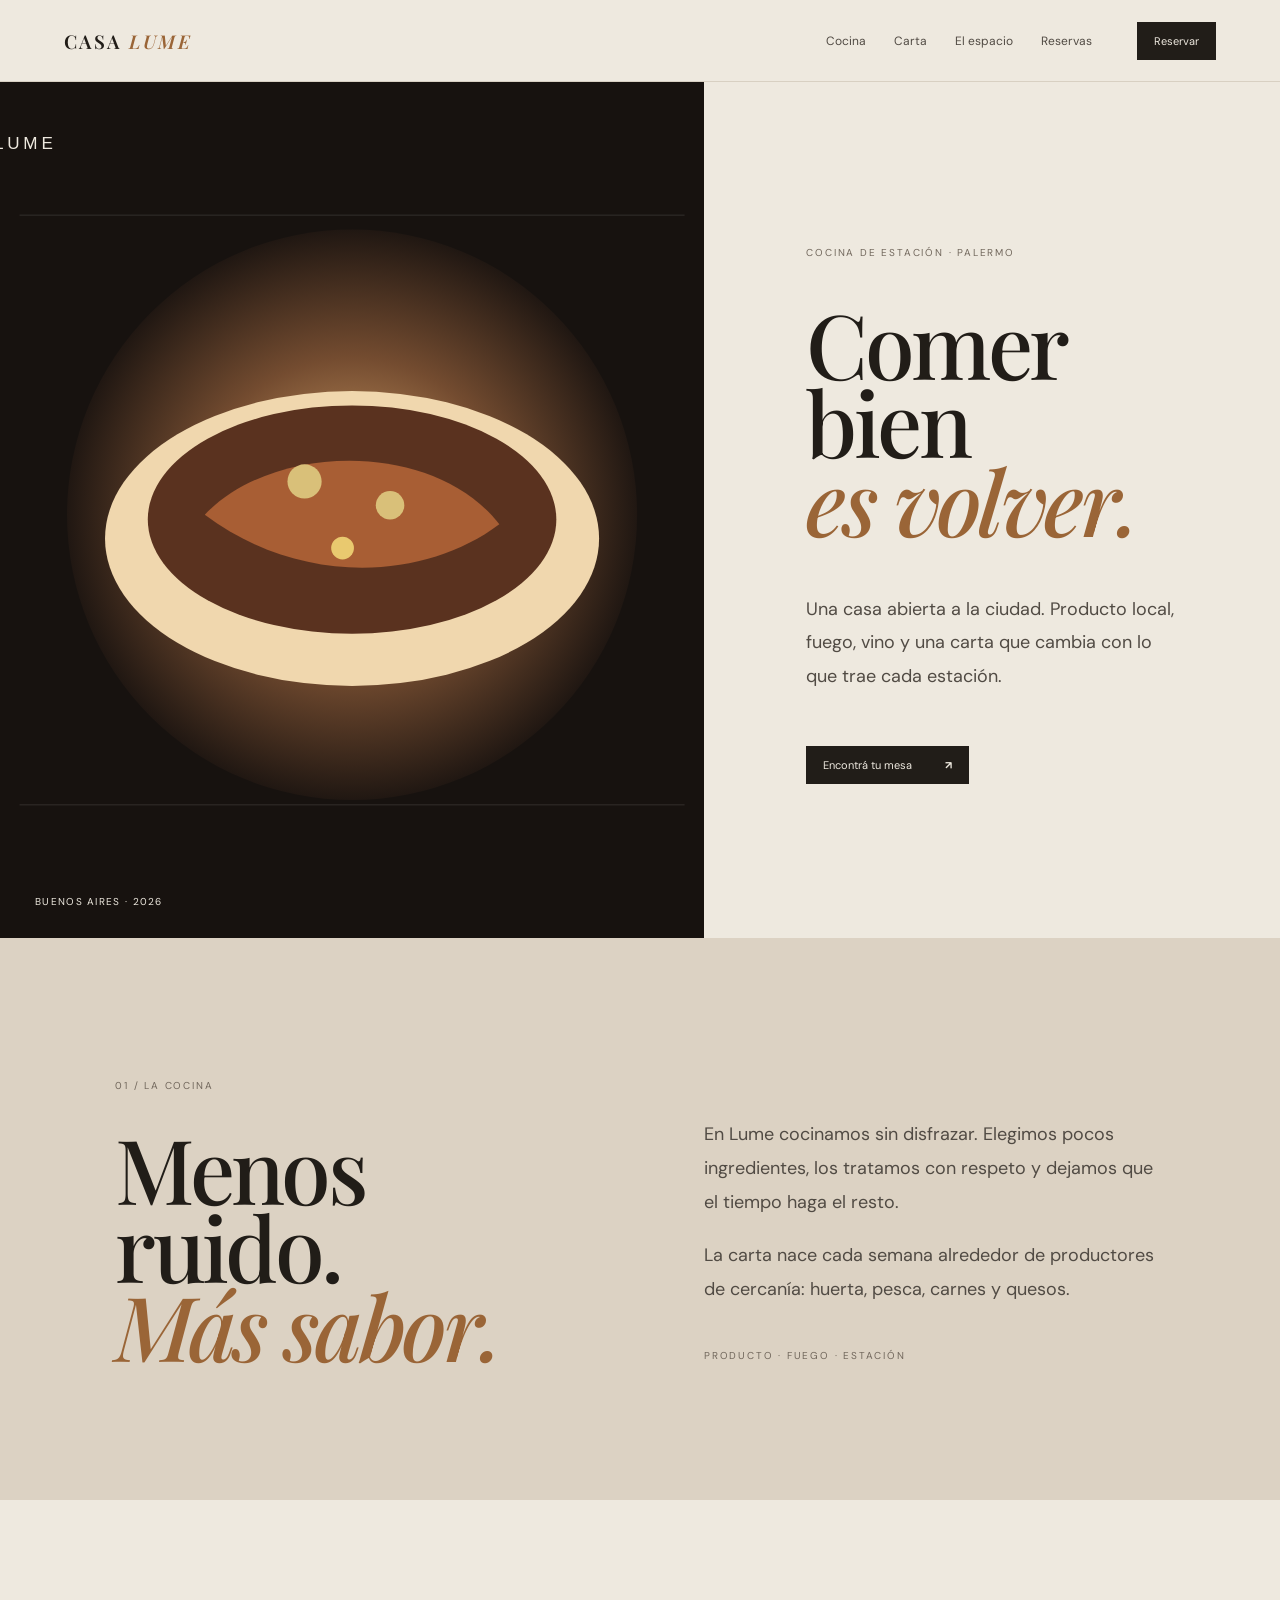
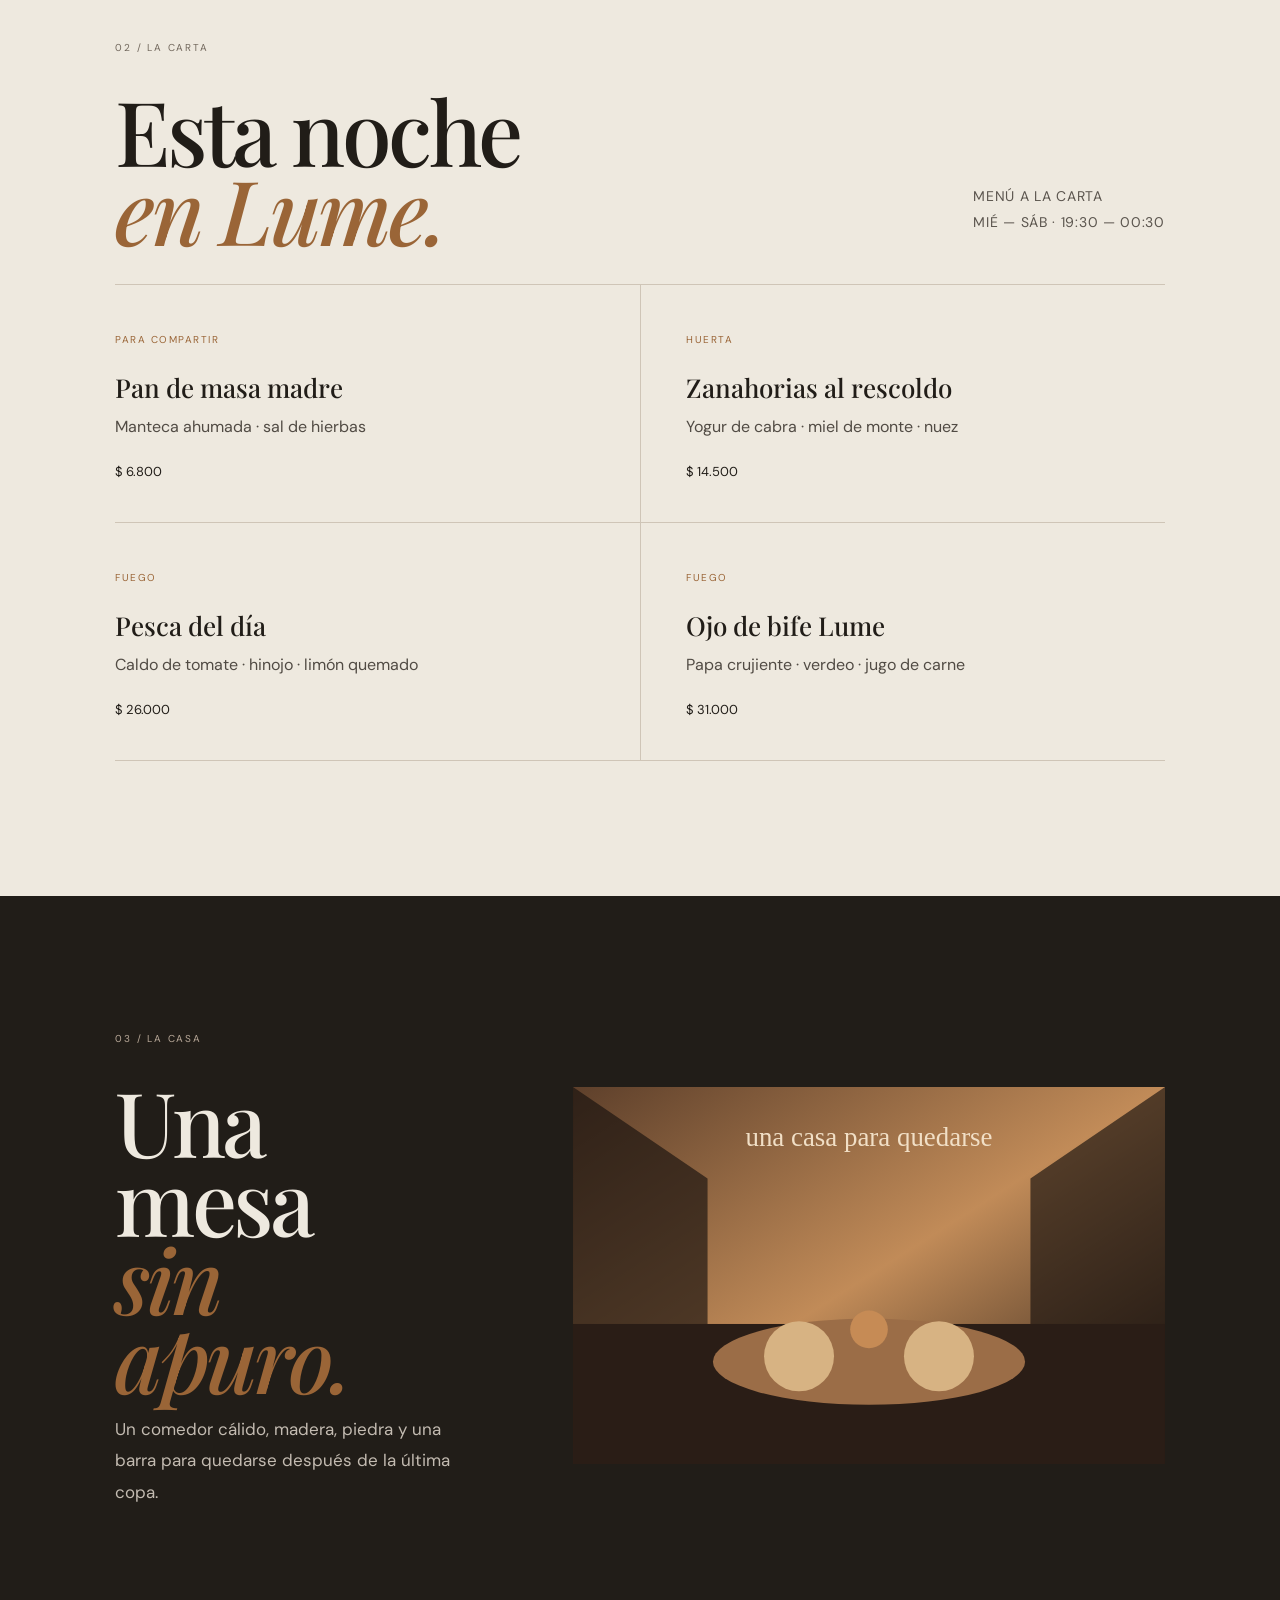
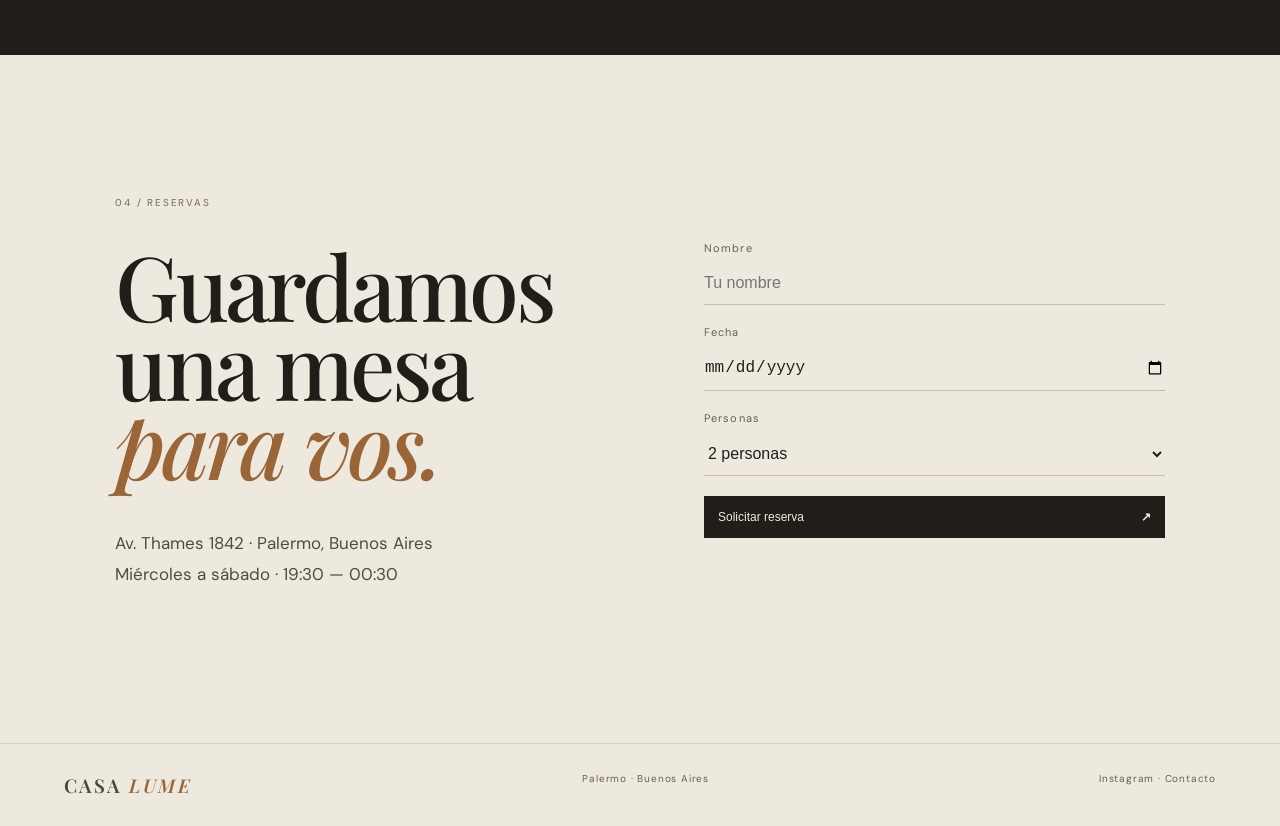
<file: projects/02-casa-lume/index.html>
<!doctype html><html lang="es"><head><meta charset="utf-8"><meta name="viewport" content="width=device-width,initial-scale=1">
<meta name="description" content="Casa Lume — restaurante de cocina de estación."><meta name="theme-color" content="#191512"><link rel="icon" href="assets/favicon.svg">
<link href="https://fonts.googleapis.com/css2?family=DM+Sans:wght@400;500&family=Playfair+Display:wght@500;600&display=swap" rel="stylesheet"><link rel="stylesheet" href="css/style.css"><title>Casa Lume — Cocina de estación</title></head><body>
<header><a class="logo" href="#">CASA <i>LUME</i></a><nav><a href="#cocina">Cocina</a><a href="#carta">Carta</a><a href="#espacio">El espacio</a><a href="#reservas">Reservas</a></nav><a class="reserve" href="#reservas">Reservar</a><button class="hamb">☰</button></header>
<main><section class="hero"><div class="hero-image"><img src="assets/hero-lume.svg" alt="Plato de autor de Casa Lume"><span>BUENOS AIRES · 2026</span></div><div class="hero-copy"><p class="eyebrow">COCINA DE ESTACIÓN · PALERMO</p><h1>Comer bien<br><i>es volver.</i></h1><p>Una casa abierta a la ciudad. Producto local, fuego, vino y una carta que cambia con lo que trae cada estación.</p><a class="line-btn" href="#reservas">Encontrá tu mesa <b>↗</b></a></div></section>
<section id="cocina" class="manifesto"><div><span>01 / LA COCINA</span><h2>Menos ruido.<br><i>Más sabor.</i></h2></div><div class="manifesto-copy"><p>En Lume cocinamos sin disfrazar. Elegimos pocos ingredientes, los tratamos con respeto y dejamos que el tiempo haga el resto.</p><p>La carta nace cada semana alrededor de productores de cercanía: huerta, pesca, carnes y quesos.</p><span>PRODUCTO · FUEGO · ESTACIÓN</span></div></section>
<section id="carta" class="menu"><div class="menu-head"><div><span>02 / LA CARTA</span><h2>Esta noche<br><i>en Lume.</i></h2></div><p>MENÚ A LA CARTA<br>MIÉ — SÁB · 19:30 — 00:30</p></div><div class="dish-grid">
<article><span>PARA COMPARTIR</span><h3>Pan de masa madre</h3><p>Manteca ahumada · sal de hierbas</p><b>$ 6.800</b></article>
<article><span>HUERTA</span><h3>Zanahorias al rescoldo</h3><p>Yogur de cabra · miel de monte · nuez</p><b>$ 14.500</b></article>
<article><span>FUEGO</span><h3>Pesca del día</h3><p>Caldo de tomate · hinojo · limón quemado</p><b>$ 26.000</b></article>
<article><span>FUEGO</span><h3>Ojo de bife Lume</h3><p>Papa crujiente · verdeo · jugo de carne</p><b>$ 31.000</b></article>
</div></section>
<section id="espacio" class="space"><div class="space-copy"><span>03 / LA CASA</span><h2>Una mesa<br><i>sin apuro.</i></h2><p>Un comedor cálido, madera, piedra y una barra para quedarse después de la última copa.</p></div><div class="space-image"><img src="assets/interior-lume.svg" alt="Interior cálido de Casa Lume"></div></section>
<section id="reservas" class="booking"><div><span>04 / RESERVAS</span><h2>Guardamos<br>una mesa <i>para vos.</i></h2><p>Av. Thames 1842 · Palermo, Buenos Aires<br>Miércoles a sábado · 19:30 — 00:30</p></div><form onsubmit="event.preventDefault();this.querySelector('.ok').textContent='Gracias. Recibimos tu solicitud y te contactaremos para confirmar.'"><label>Nombre<input required placeholder="Tu nombre"></label><label>Fecha<input required type="date"></label><label>Personas<select><option>2 personas</option><option>3 personas</option><option>4 personas</option><option>5 o más</option></select></label><button>Solicitar reserva <b>↗</b></button><small class="ok"></small></form></section></main>
<footer><a class="logo" href="#">CASA <i>LUME</i></a><span>Palermo · Buenos Aires</span><span>Instagram · Contacto</span></footer><script src="js/app.js"></script></body></html>
</file>
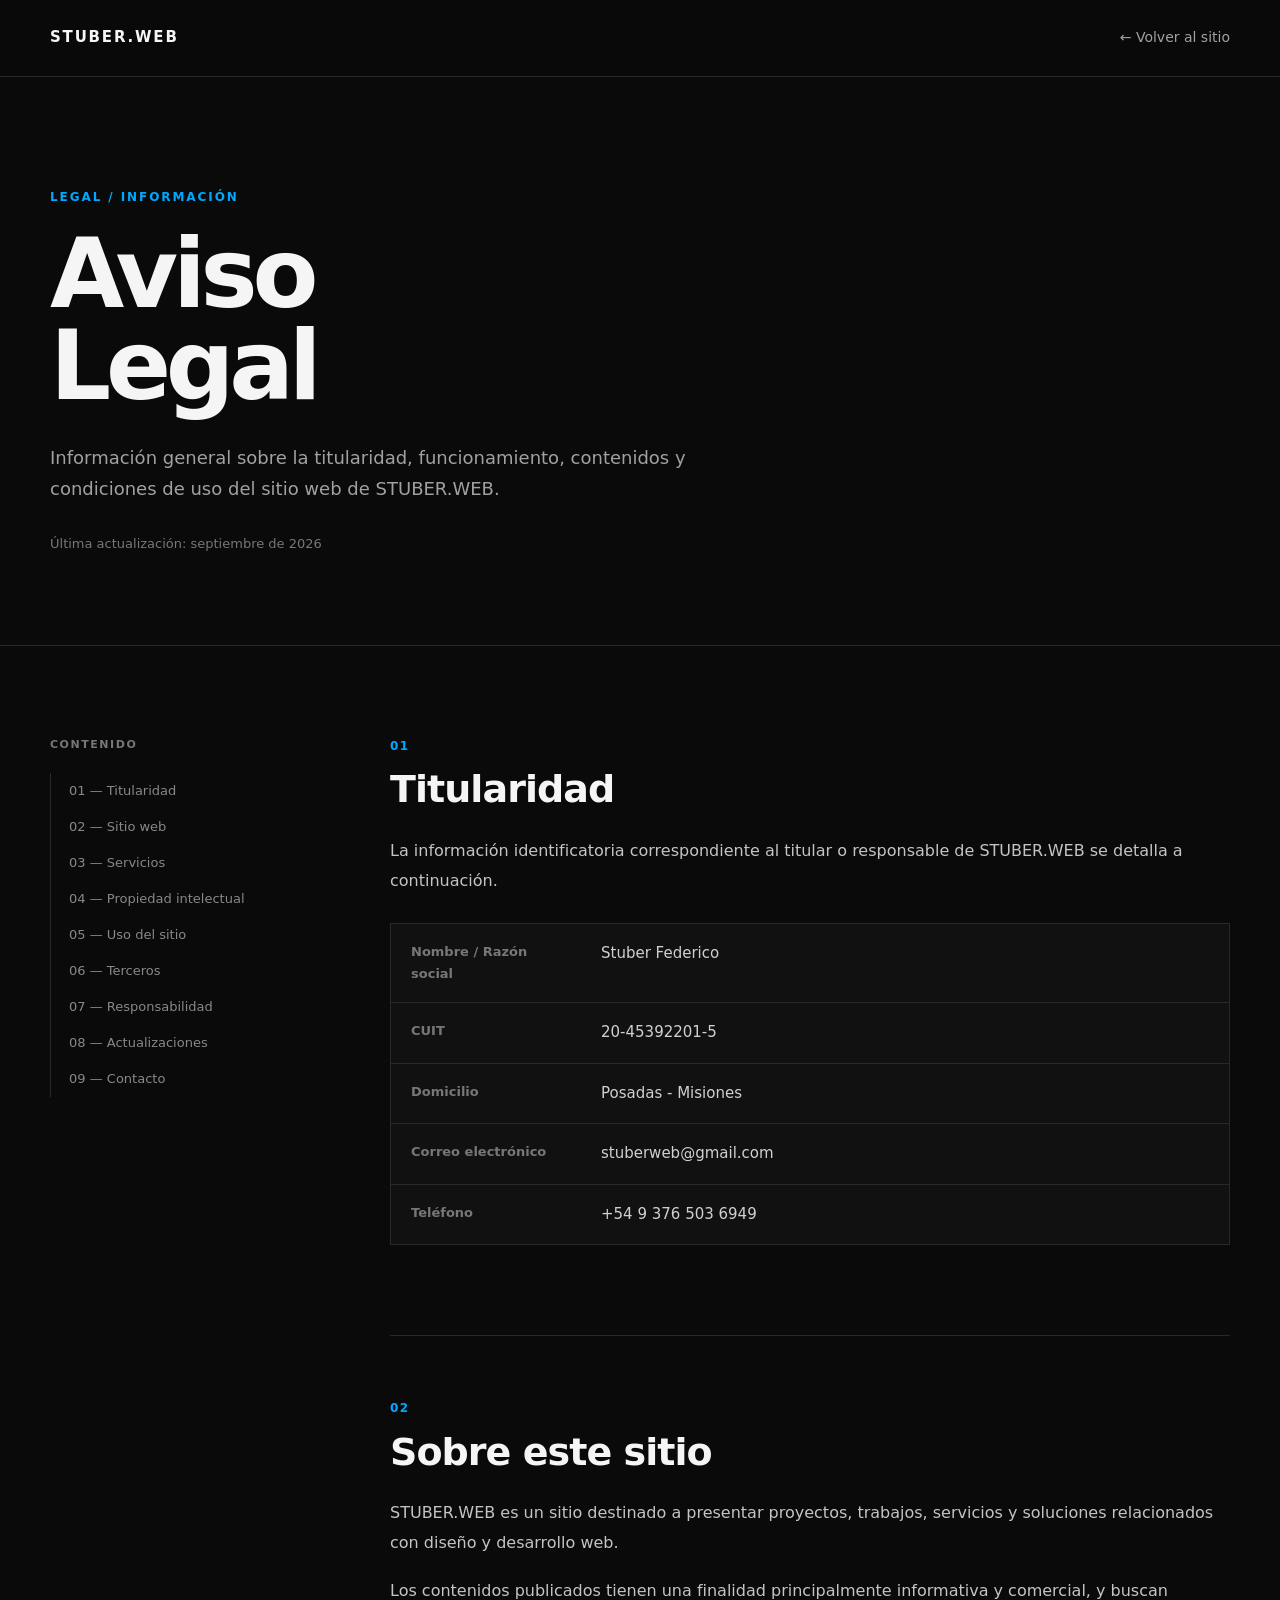
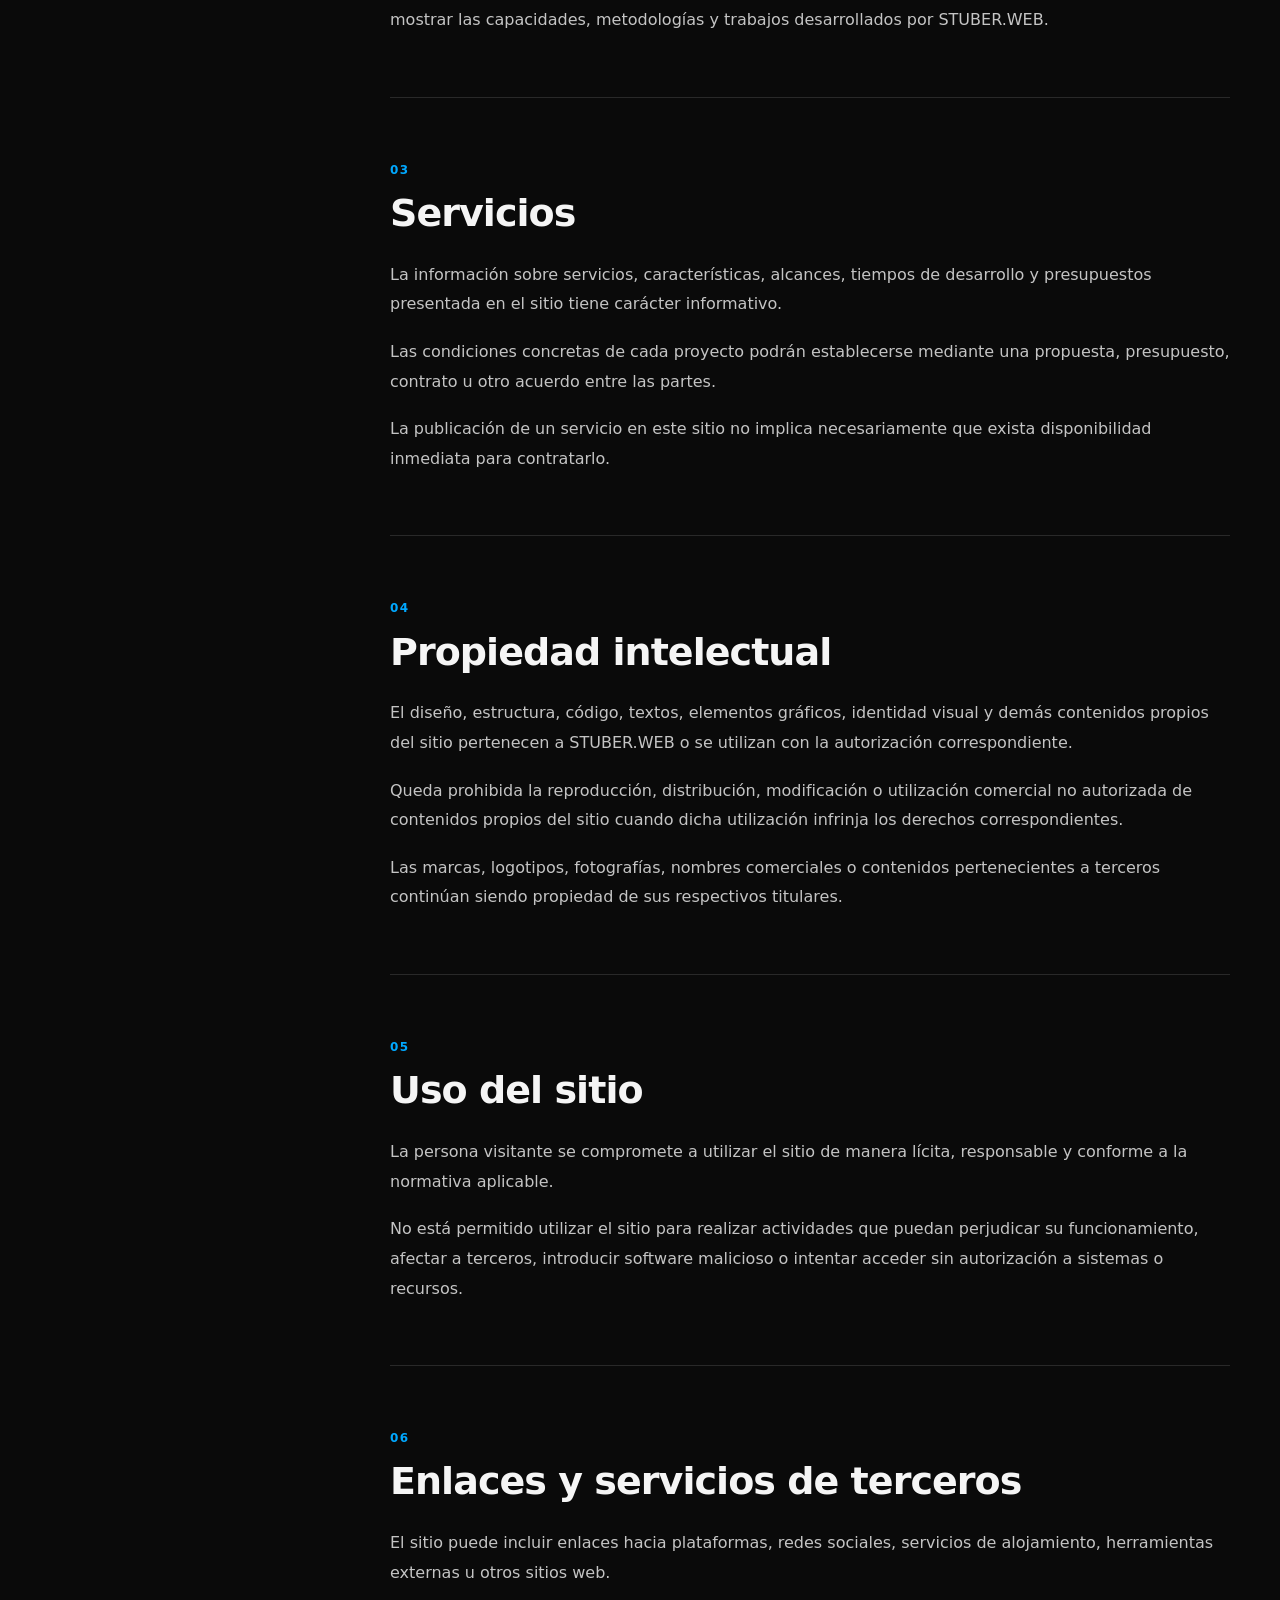
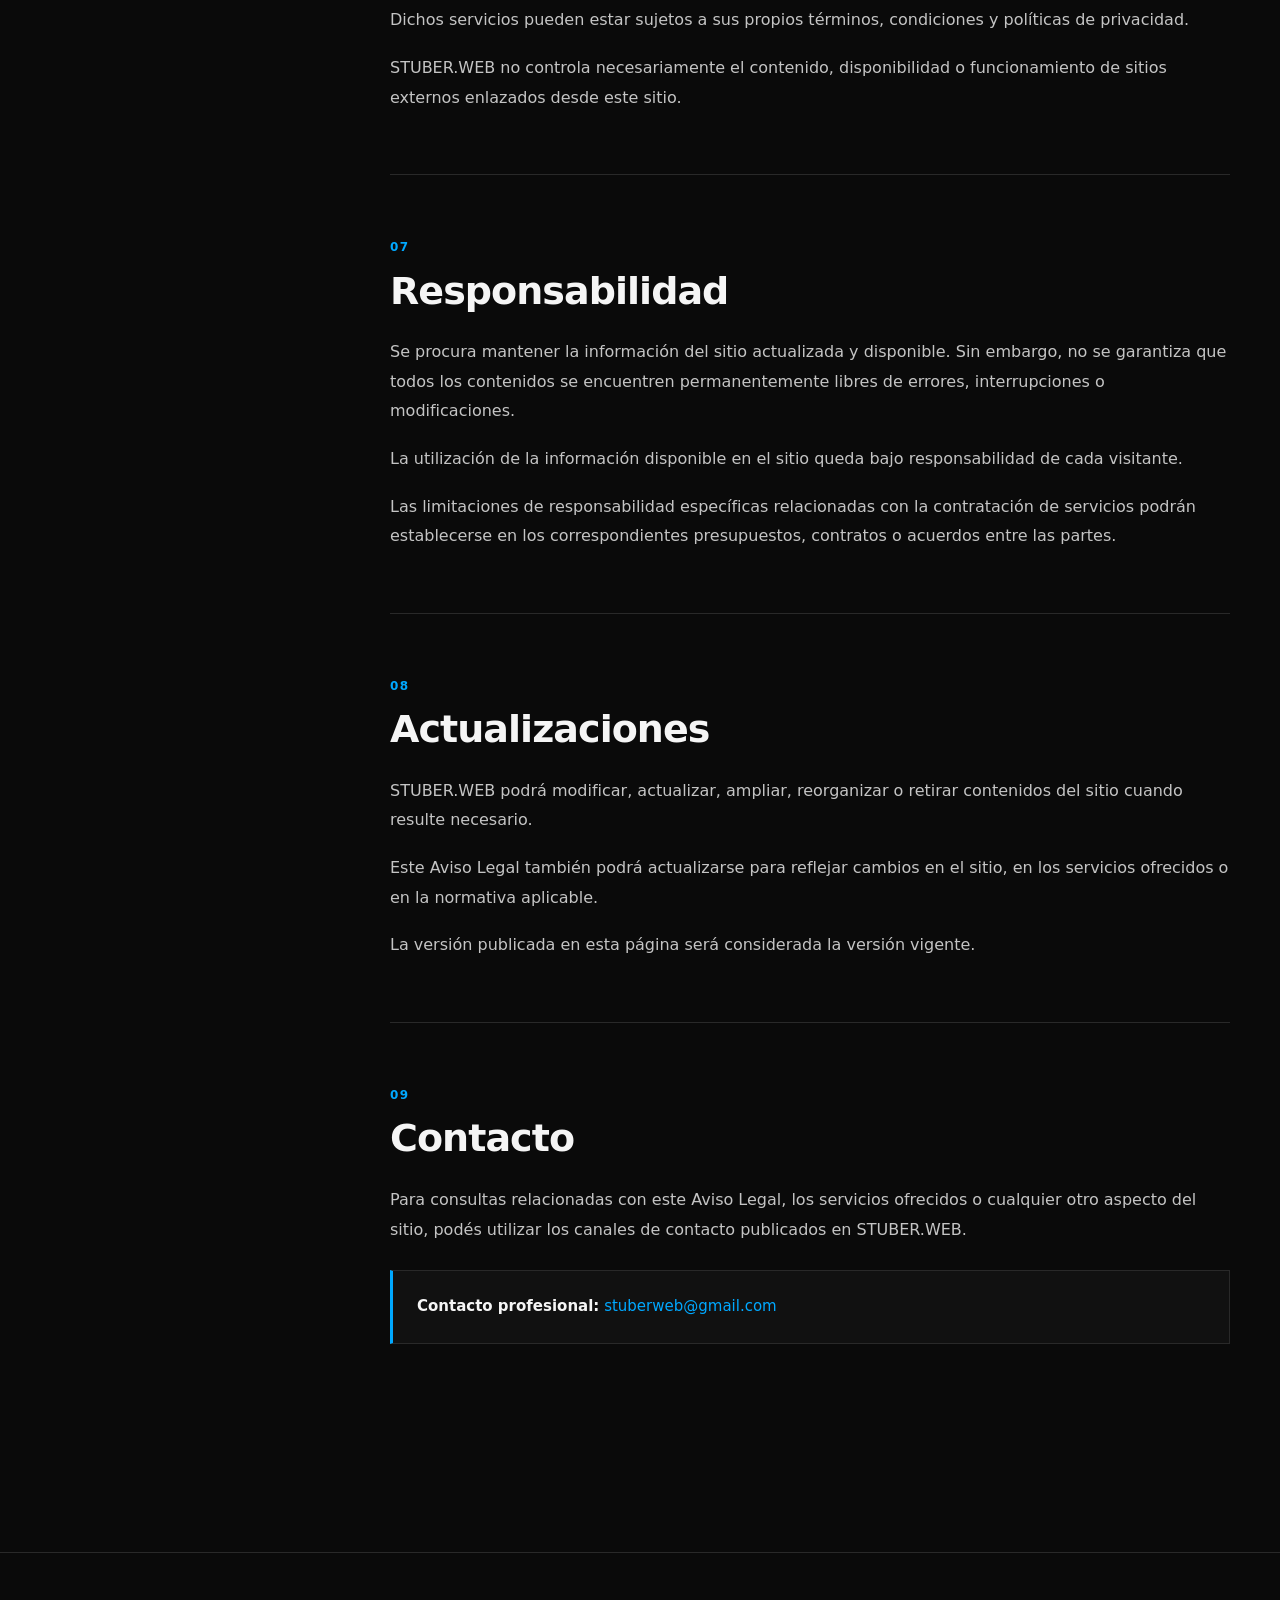
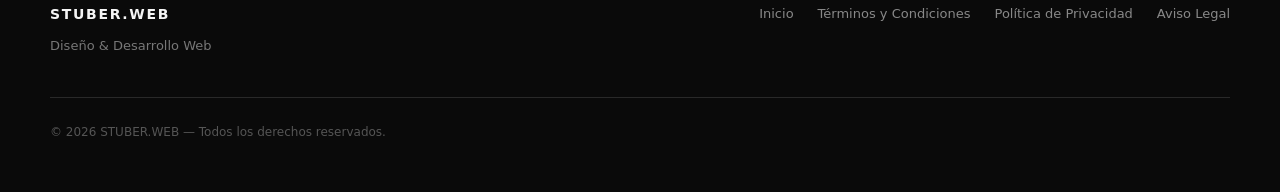
<file: legal/aviso-legal.html>
<!DOCTYPE html>
<html lang="es">
<head>
  <meta charset="UTF-8">
  <meta name="viewport" content="width=device-width, initial-scale=1.0">

  <title>Aviso Legal &mdash; STUBER.WEB</title>

  <meta
    name="description"
    content="Aviso Legal de STUBER.WEB. Informaci&oacute;n sobre la titularidad, uso y condiciones legales del sitio web."
  >

  <meta name="theme-color" content="#00a8ff">

  <link rel="icon" href="../favicon.svg" type="image/svg+xml">
  <link rel="shortcut icon" href="../favicon.svg" type="image/svg+xml">
  <link rel="apple-touch-icon" href="../favicon.svg">

  <style>
    :root {
      --bg: #0a0a0a;
      --surface: #111111;
      --text: #f5f5f5;
      --muted: #a1a1a1;
      --line: #292929;

      /* ACENTO STUBER.WEB */
      --accent: #00a8ff;

      --max: 1180px;
    }

    * {
      box-sizing: border-box;
      margin: 0;
      padding: 0;
    }

    html {
      scroll-behavior: smooth;
    }

    body {
      background: var(--bg);
      color: var(--text);

      font-family:
        Inter,
        ui-sans-serif,
        system-ui,
        -apple-system,
        BlinkMacSystemFont,
        "Segoe UI",
        sans-serif;

      line-height: 1.7;
      font-size: 16px;

      -webkit-font-smoothing: antialiased;
    }

    a {
      color: inherit;
      text-decoration: none;
    }

    .container {
      width: min(calc(100% - 48px), var(--max));
      margin: 0 auto;
    }


    /* =====================================================
       HEADER
    ===================================================== */

    header {
      border-bottom: 1px solid var(--line);

      position: sticky;
      top: 0;
      z-index: 50;

      background: rgba(10, 10, 10, 0.92);

      backdrop-filter: blur(18px);
    }

    .header-inner {
      min-height: 76px;

      display: flex;
      align-items: center;
      justify-content: space-between;

      gap: 24px;
    }

    .brand {
      font-size: 15px;
      font-weight: 800;
      letter-spacing: 0.12em;
    }

    .back-link {
      display: inline-flex;
      align-items: center;

      gap: 9px;

      color: var(--muted);

      font-size: 14px;

      transition: color 0.2s ease;
    }

    .back-link:hover {
      color: var(--accent);
    }


    /* =====================================================
       HERO
    ===================================================== */

    .hero {
      padding: 110px 0 90px;

      border-bottom: 1px solid var(--line);
    }

    .eyebrow {
      color: var(--accent);

      font-size: 12px;
      font-weight: 800;

      letter-spacing: 0.16em;
      text-transform: uppercase;

      margin-bottom: 22px;
    }

    .hero h1 {
      max-width: 900px;

      font-size: clamp(48px, 8vw, 96px);

      line-height: 0.95;
      letter-spacing: -0.055em;

      font-weight: 800;

      margin-bottom: 30px;
    }

    .hero p {
      max-width: 720px;

      color: var(--muted);

      font-size: 18px;
      line-height: 1.75;
    }

    .updated {
      margin-top: 28px;

      color: #777;

      font-size: 13px;
    }


    /* =====================================================
       CONTENT
    ===================================================== */

    .content {
      display: grid;

      grid-template-columns: 250px minmax(0, 1fr);

      gap: 90px;

      padding: 90px 0 120px;
    }

    .toc {
      position: sticky;
      top: 110px;

      align-self: start;
    }

    .toc-title {
      color: #777;

      font-size: 11px;
      font-weight: 800;

      letter-spacing: 0.14em;
      text-transform: uppercase;

      margin-bottom: 18px;
    }

    .toc nav {
      display: flex;
      flex-direction: column;

      border-left: 1px solid var(--line);
    }

    .toc a {
      padding: 7px 0 7px 18px;

      color: #888;

      font-size: 13px;

      transition: color 0.2s ease;
    }

    .toc a:hover {
      color: var(--accent);
    }

    .legal-content {
      min-width: 0;
    }

    .legal-section {
      padding-bottom: 62px;
      margin-bottom: 62px;

      border-bottom: 1px solid var(--line);

      scroll-margin-top: 110px;
    }

    .legal-section:last-child {
      border-bottom: 0;
      margin-bottom: 0;
    }

    .section-number {
      color: var(--accent);

      font-size: 12px;
      font-weight: 800;

      letter-spacing: 0.12em;

      margin-bottom: 12px;
    }

    .legal-section h2 {
      font-size: clamp(26px, 3vw, 38px);

      line-height: 1.15;
      letter-spacing: -0.025em;

      margin-bottom: 24px;
    }

    .legal-section p {
      color: #c4c4c4;

      font-size: 16px;
      line-height: 1.85;

      margin-bottom: 18px;
    }

    .legal-section p:last-child {
      margin-bottom: 0;
    }

    .legal-section strong {
      color: var(--text);

      font-weight: 650;
    }

    .legal-section ul {
      margin: 20px 0 22px 22px;

      color: #c4c4c4;
    }

    .legal-section li {
      padding-left: 8px;

      margin-bottom: 10px;

      line-height: 1.75;
    }

    .legal-section li::marker {
      color: var(--accent);
    }


    /* =====================================================
       LEGAL DATA CARD
    ===================================================== */

    .legal-card {
      background: var(--surface);

      border: 1px solid var(--line);

      margin: 28px 0;
    }

    .legal-row {
      display: grid;

      grid-template-columns: 190px 1fr;

      border-bottom: 1px solid var(--line);
    }

    .legal-row:last-child {
      border-bottom: 0;
    }

    .legal-label {
      padding: 17px 20px;

      color: #777;

      font-size: 13px;
      font-weight: 700;
    }

    .legal-value {
      padding: 17px 20px;

      color: #d0d0d0;

      font-size: 15px;
    }

    .placeholder {
      color: var(--accent);
    }


    /* =====================================================
       NOTICE
    ===================================================== */

    .notice {
      background: var(--surface);

      border: 1px solid var(--line);

      border-left: 3px solid var(--accent);

      padding: 22px 24px;

      margin: 26px 0;
    }

    .notice p {
      margin: 0;

      font-size: 15px;
    }


    /* =====================================================
       FOOTER
    ===================================================== */

    footer {
      border-top: 1px solid var(--line);

      padding: 50px 0;
    }

    .footer-inner {
      display: flex;

      justify-content: space-between;
      align-items: flex-start;

      gap: 40px;
    }

    .footer-brand {
      font-size: 14px;
      font-weight: 800;

      letter-spacing: 0.12em;

      margin-bottom: 8px;
    }

    .footer-description {
      color: #777;

      font-size: 13px;
    }

    .footer-links {
      display: flex;

      flex-wrap: wrap;

      justify-content: flex-end;

      gap: 10px 24px;
    }

    .footer-links a {
      color: #888;

      font-size: 13px;

      transition:
        color 0.2s ease,
        background-color 0.2s ease;
    }

    .footer-links a:hover {
      color: var(--accent);
    }

    .copyright {
      margin-top: 40px;

      padding-top: 24px;

      border-top: 1px solid var(--line);

      color: #555;

      font-size: 12px;
    }


    /* =====================================================
       RESPONSIVE — 850px
    ===================================================== */

    @media (max-width: 850px) {

      .content {
        grid-template-columns: 1fr;

        gap: 45px;

        padding-top: 65px;
      }

      .toc {
        position: static;
      }

      .toc nav {
        display: grid;

        grid-template-columns: repeat(
          2,
          minmax(0, 1fr)
        );
      }

      .toc a {
        border-left: 0;

        padding: 8px 12px 8px 0;
      }

      .hero {
        padding: 80px 0 65px;
      }

      .legal-row {
        grid-template-columns: 150px 1fr;
      }
    }


    /* =====================================================
       RESPONSIVE — 600px
    ===================================================== */

    @media (max-width: 600px) {

      .container {
        width: min(calc(100% - 32px), var(--max));
      }

      .header-inner {
        min-height: 68px;
      }

      .brand {
        font-size: 13px;
      }

      .back-link {
        font-size: 13px;
      }

      .hero {
        padding: 65px 0 55px;
      }

      .hero h1 {
        font-size: clamp(46px, 15vw, 72px);
      }

      .hero p {
        font-size: 16px;
      }

      .content {
        padding: 55px 0 80px;
      }

      .toc nav {
        grid-template-columns: 1fr;
      }

      .legal-section {
        padding-bottom: 45px;

        margin-bottom: 45px;
      }

      .legal-section p,
      .legal-section li {
        font-size: 15px;
      }

      .legal-card {
        margin-top: 22px;
      }

      .legal-row {
        display: block;
      }

      .legal-label {
        padding-bottom: 5px;
      }

      .legal-value {
        padding-top: 5px;
        padding-bottom: 17px;
      }

      .notice {
        padding: 18px;
      }

      .footer-inner {
        flex-direction: column;
      }

      .footer-links {
        justify-content: flex-start;

        flex-direction: column;

        gap: 12px;
      }
    }


    /* =====================================================
       ACCESSIBILITY
    ===================================================== */

    @media (prefers-reduced-motion: reduce) {

      html {
        scroll-behavior: auto;
      }

      * {
        transition: none !important;
      }
    }

  </style>
</head>


<body>


  <!-- =====================================================
       HEADER
  ===================================================== -->

  <header>

    <div class="container header-inner">

      <a href="../index.html" class="brand">
        STUBER.WEB
      </a>

      <a href="../index.html" class="back-link">
        &larr; Volver al sitio
      </a>

    </div>

  </header>


  <!-- =====================================================
       MAIN
  ===================================================== -->

  <main>


    <!-- HERO -->

    <section class="hero">

      <div class="container">

        <div class="eyebrow">
          Legal / Informaci&oacute;n
        </div>

        <h1>
          Aviso<br>Legal
        </h1>

        <p>
          Informaci&oacute;n general sobre la titularidad, funcionamiento,
          contenidos y condiciones de uso del sitio web de STUBER.WEB.
        </p>

        <div class="updated">
          &Uacute;ltima actualizaci&oacute;n: septiembre de 2026
        </div>

      </div>

    </section>


    <!-- CONTENT -->

    <section class="container content">


      <!-- TABLE OF CONTENTS -->

      <aside class="toc">

        <div class="toc-title">
          Contenido
        </div>

        <nav>

          <a href="#titularidad">
            01 &mdash; Titularidad
          </a>

          <a href="#sitio">
            02 &mdash; Sitio web
          </a>

          <a href="#servicios">
            03 &mdash; Servicios
          </a>

          <a href="#propiedad">
            04 &mdash; Propiedad intelectual
          </a>

          <a href="#uso">
            05 &mdash; Uso del sitio
          </a>

          <a href="#terceros">
            06 &mdash; Terceros
          </a>

          <a href="#responsabilidad">
            07 &mdash; Responsabilidad
          </a>

          <a href="#actualizaciones">
            08 &mdash; Actualizaciones
          </a>

          <a href="#contacto">
            09 &mdash; Contacto
          </a>

        </nav>

      </aside>


      <!-- LEGAL CONTENT -->

      <div class="legal-content">


        <!-- 01 -->

        <section
          class="legal-section"
          id="titularidad"
        >

          <div class="section-number">
            01
          </div>

          <h2>
            Titularidad
          </h2>

          <p>
            La informaci&oacute;n identificatoria correspondiente al titular
            o responsable de STUBER.WEB se detalla a continuaci&oacute;n.
          </p>


          <div class="legal-card">


            <div class="legal-row">

              <div class="legal-label">
                Nombre / Raz&oacute;n social
              </div>

              <div class="legal-value">
                Stuber Federico
              </div>

            </div>


            <div class="legal-row">

              <div class="legal-label">
                CUIT
              </div>

              <div class="legal-value">
                20-45392201-5
              </div>

            </div>


            <div class="legal-row">

              <div class="legal-label">
                Domicilio
              </div>

              <div class="legal-value">
                Posadas - Misiones
              </div>

            </div>


            <div class="legal-row">

              <div class="legal-label">
                Correo electr&oacute;nico
              </div>

              <div class="legal-value">
                <a href="mailto:stuberweb@gmail.com">
                  stuberweb@gmail.com
                </a>
              </div>

            </div>


            <div class="legal-row">

              <div class="legal-label">
                Tel&eacute;fono
              </div>

              <div class="legal-value">
                <a href="tel:+5493765036949">
                  +54 9 376 503 6949
                </a>
              </div>

            </div>


          </div>


        </section>


        <!-- 02 -->

        <section
          class="legal-section"
          id="sitio"
        >

          <div class="section-number">
            02
          </div>

          <h2>
            Sobre este sitio
          </h2>

          <p>
            STUBER.WEB es un sitio destinado a presentar proyectos,
            trabajos, servicios y soluciones relacionados con dise&ntilde;o
            y desarrollo web.
          </p>

          <p>
            Los contenidos publicados tienen una finalidad principalmente
            informativa y comercial, y buscan mostrar las capacidades,
            metodolog&iacute;as y trabajos desarrollados por STUBER.WEB.
          </p>

        </section>


        <!-- 03 -->

        <section
          class="legal-section"
          id="servicios"
        >

          <div class="section-number">
            03
          </div>

          <h2>
            Servicios
          </h2>

          <p>
            La informaci&oacute;n sobre servicios, caracter&iacute;sticas,
            alcances, tiempos de desarrollo y presupuestos presentada
            en el sitio tiene car&aacute;cter informativo.
          </p>

          <p>
            Las condiciones concretas de cada proyecto podr&aacute;n establecerse
            mediante una propuesta, presupuesto, contrato u otro acuerdo
            entre las partes.
          </p>

          <p>
            La publicaci&oacute;n de un servicio en este sitio no implica
            necesariamente que exista disponibilidad inmediata para
            contratarlo.
          </p>

        </section>


        <!-- 04 -->

        <section
          class="legal-section"
          id="propiedad"
        >

          <div class="section-number">
            04
          </div>

          <h2>
            Propiedad intelectual
          </h2>

          <p>
            El dise&ntilde;o, estructura, c&oacute;digo, textos, elementos gr&aacute;ficos,
            identidad visual y dem&aacute;s contenidos propios del sitio
            pertenecen a STUBER.WEB o se utilizan con la autorizaci&oacute;n
            correspondiente.
          </p>

          <p>
            Queda prohibida la reproducci&oacute;n, distribuci&oacute;n, modificaci&oacute;n
            o utilizaci&oacute;n comercial no autorizada de contenidos propios
            del sitio cuando dicha utilizaci&oacute;n infrinja los derechos
            correspondientes.
          </p>

          <p>
            Las marcas, logotipos, fotograf&iacute;as, nombres comerciales
            o contenidos pertenecientes a terceros contin&uacute;an siendo
            propiedad de sus respectivos titulares.
          </p>

        </section>


        <!-- 05 -->

        <section
          class="legal-section"
          id="uso"
        >

          <div class="section-number">
            05
          </div>

          <h2>
            Uso del sitio
          </h2>

          <p>
            La persona visitante se compromete a utilizar el sitio de
            manera l&iacute;cita, responsable y conforme a la normativa
            aplicable.
          </p>

          <p>
            No est&aacute; permitido utilizar el sitio para realizar actividades
            que puedan perjudicar su funcionamiento, afectar a terceros,
            introducir software malicioso o intentar acceder sin autorizaci&oacute;n
            a sistemas o recursos.
          </p>

        </section>


        <!-- 06 -->

        <section
          class="legal-section"
          id="terceros"
        >

          <div class="section-number">
            06
          </div>

          <h2>
            Enlaces y servicios de terceros
          </h2>

          <p>
            El sitio puede incluir enlaces hacia plataformas, redes
            sociales, servicios de alojamiento, herramientas externas
            u otros sitios web.
          </p>

          <p>
            Dichos servicios pueden estar sujetos a sus propios t&eacute;rminos,
            condiciones y pol&iacute;ticas de privacidad.
          </p>

          <p>
            STUBER.WEB no controla necesariamente el contenido, disponibilidad
            o funcionamiento de sitios externos enlazados desde este sitio.
          </p>

        </section>


        <!-- 07 -->

        <section
          class="legal-section"
          id="responsabilidad"
        >

          <div class="section-number">
            07
          </div>

          <h2>
            Responsabilidad
          </h2>

          <p>
            Se procura mantener la informaci&oacute;n del sitio actualizada
            y disponible. Sin embargo, no se garantiza que todos los
            contenidos se encuentren permanentemente libres de errores,
            interrupciones o modificaciones.
          </p>

          <p>
            La utilizaci&oacute;n de la informaci&oacute;n disponible en el sitio
            queda bajo responsabilidad de cada visitante.
          </p>

          <p>
            Las limitaciones de responsabilidad espec&iacute;ficas relacionadas
            con la contrataci&oacute;n de servicios podr&aacute;n establecerse en
            los correspondientes presupuestos, contratos o acuerdos entre
            las partes.
          </p>

        </section>


        <!-- 08 -->

        <section
          class="legal-section"
          id="actualizaciones"
        >

          <div class="section-number">
            08
          </div>

          <h2>
            Actualizaciones
          </h2>

          <p>
            STUBER.WEB podr&aacute; modificar, actualizar, ampliar, reorganizar
            o retirar contenidos del sitio cuando resulte necesario.
          </p>

          <p>
            Este Aviso Legal tambi&eacute;n podr&aacute; actualizarse para reflejar
            cambios en el sitio, en los servicios ofrecidos o en la normativa
            aplicable.
          </p>

          <p>
            La versi&oacute;n publicada en esta p&aacute;gina ser&aacute; considerada
            la versi&oacute;n vigente.
          </p>

        </section>


        <!-- 09 -->

        <section
          class="legal-section"
          id="contacto"
        >

          <div class="section-number">
            09
          </div>

          <h2>
            Contacto
          </h2>

          <p>
            Para consultas relacionadas con este Aviso Legal, los servicios
            ofrecidos o cualquier otro aspecto del sitio, pod&eacute;s utilizar
            los canales de contacto publicados en STUBER.WEB.
          </p>

          <div class="notice">

            <p>
              <strong>Contacto profesional:</strong>

              <a
                href="mailto:stuberweb@gmail.com"
                style="color: var(--accent);"
              >
                stuberweb@gmail.com
              </a>
            </p>

          </div>

        </section>


      </div>

    </section>

  </main>


  <!-- =====================================================
       FOOTER
  ===================================================== -->

  <footer>

    <div class="container">

      <div class="footer-inner">


        <div>

          <div class="footer-brand">
            STUBER.WEB
          </div>

          <div class="footer-description">
            Dise&ntilde;o &amp; Desarrollo Web
          </div>

        </div>


        <nav class="footer-links">

          <a href="../index.html">
            Inicio
          </a>

          <a href="terminos-y-condiciones.html">
            T&eacute;rminos y Condiciones
          </a>

          <a href="politica-de-privacidad.html">
            Pol&iacute;tica de Privacidad
          </a>

          <a href="aviso-legal.html">
            Aviso Legal
          </a>

        </nav>


      </div>


      <div class="copyright">
        &copy; 2026 STUBER.WEB &mdash; Todos los derechos reservados.
      </div>


    </div>

  </footer>


</body>
</html>
</file>
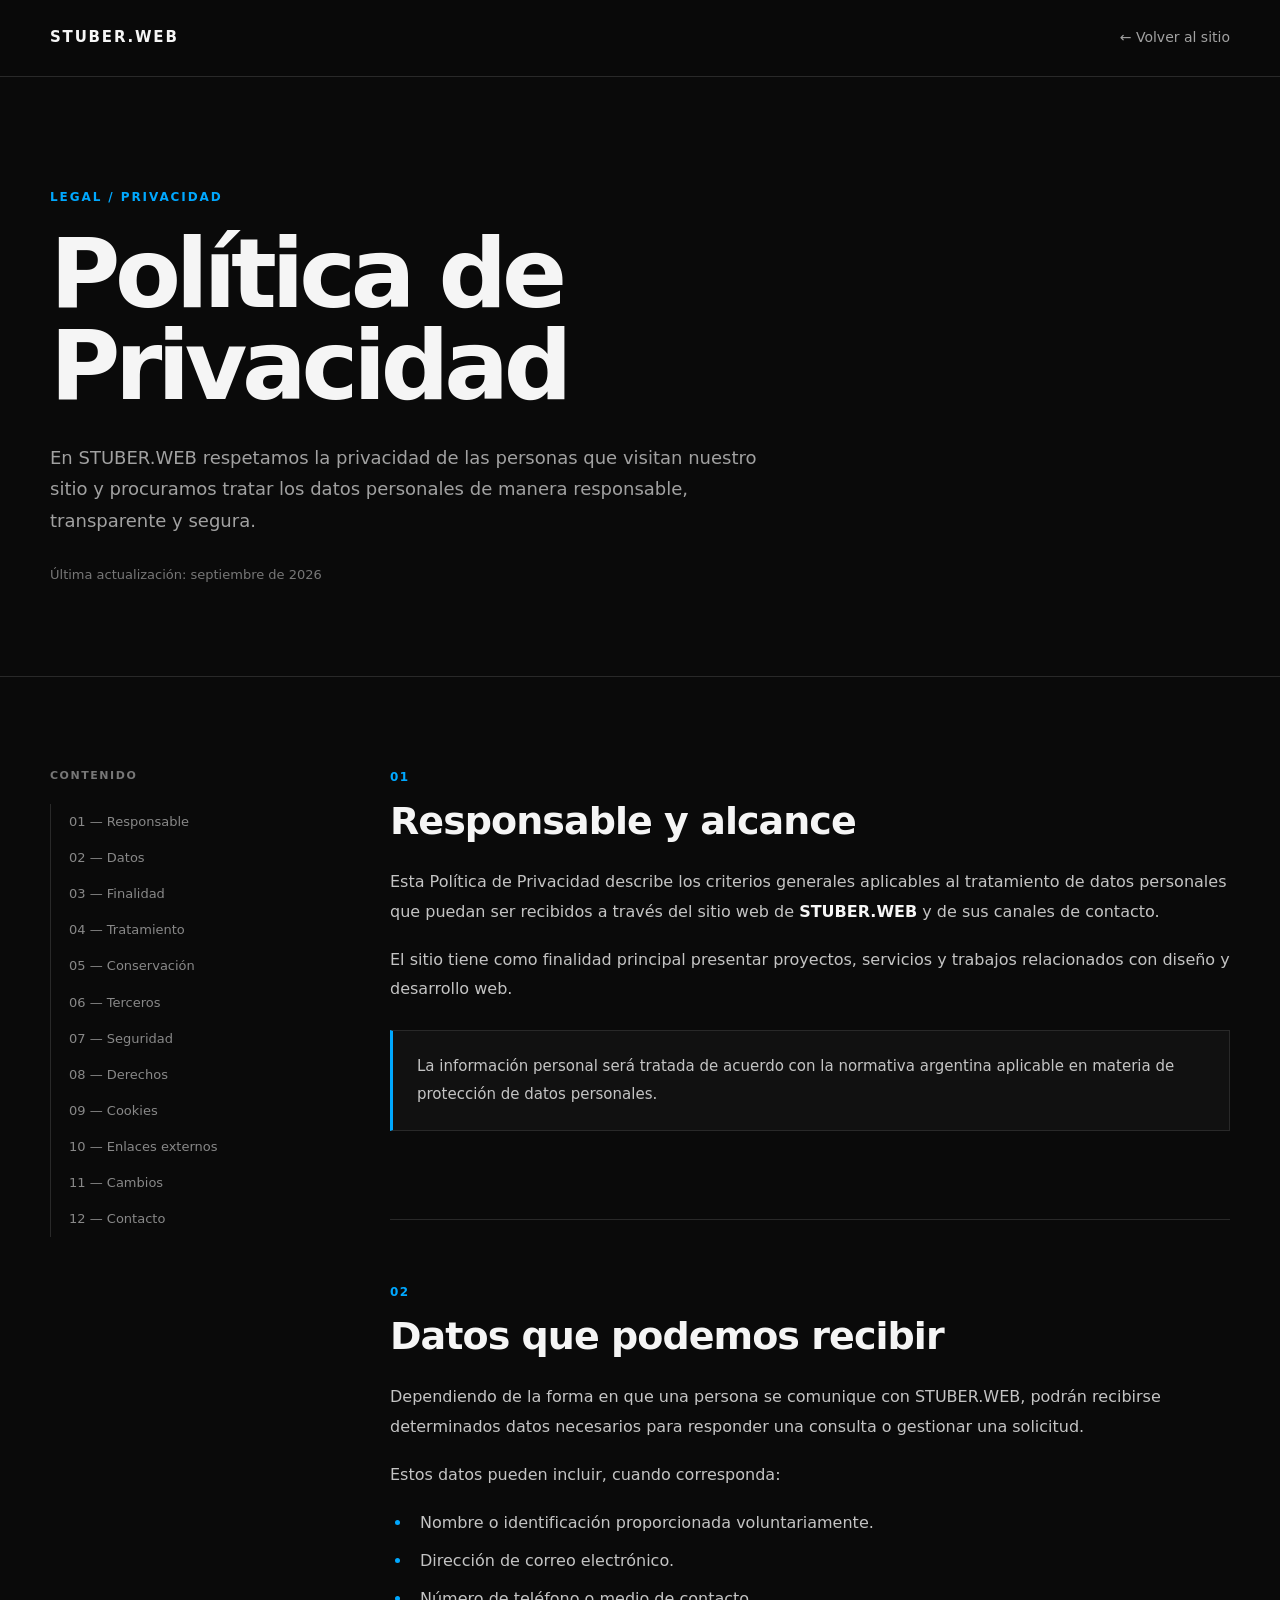
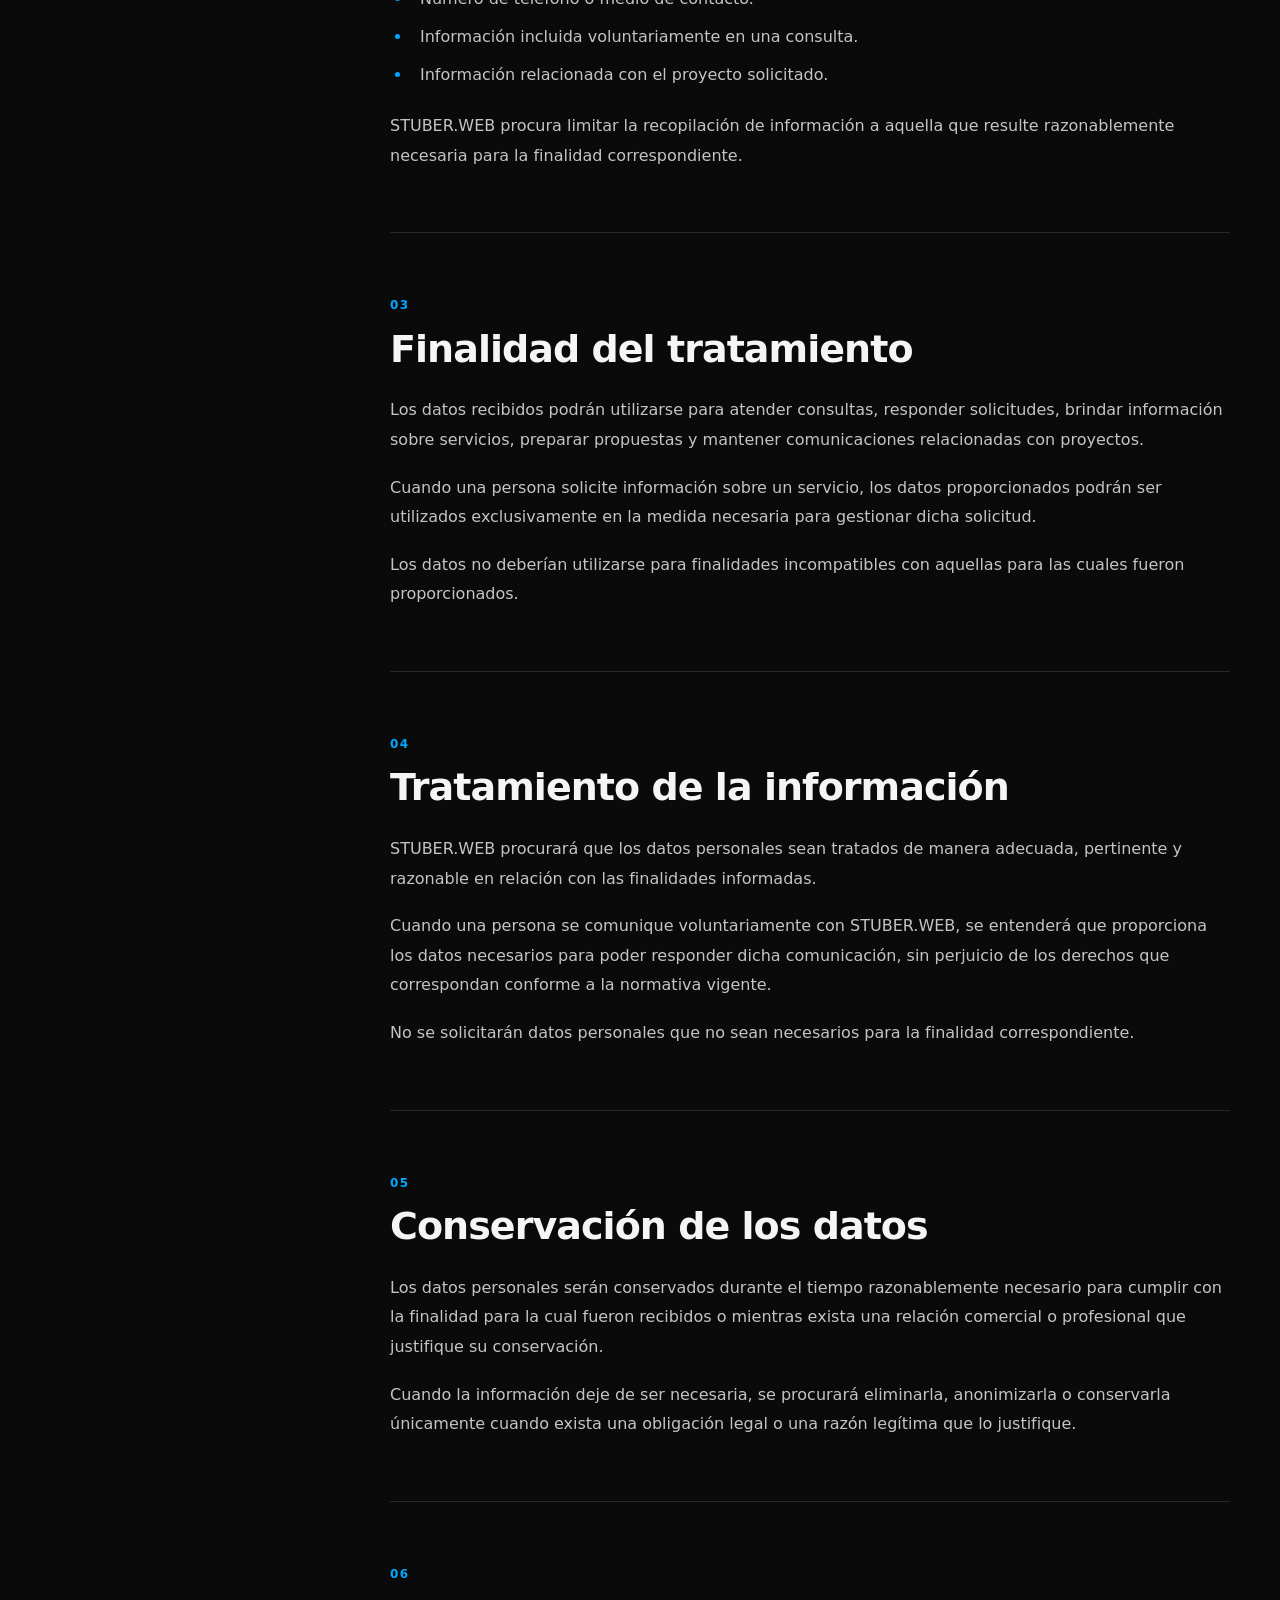
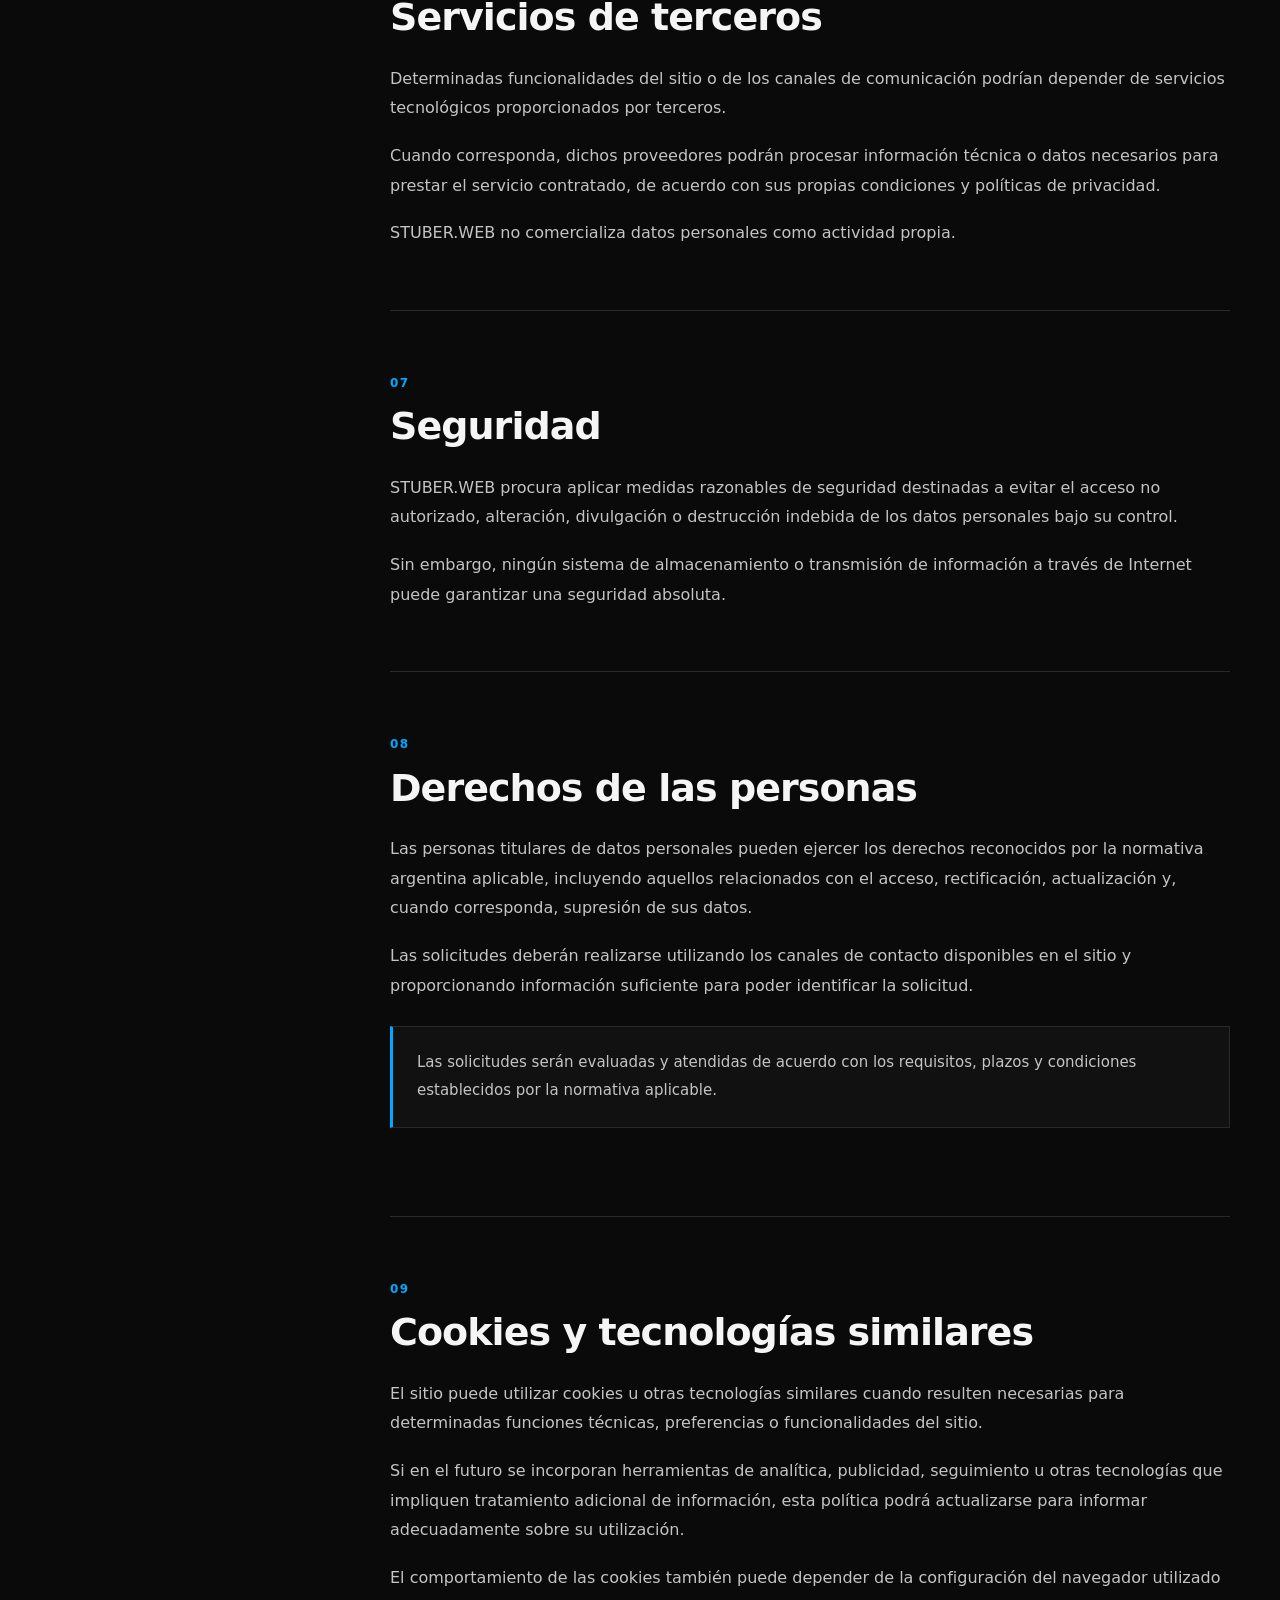
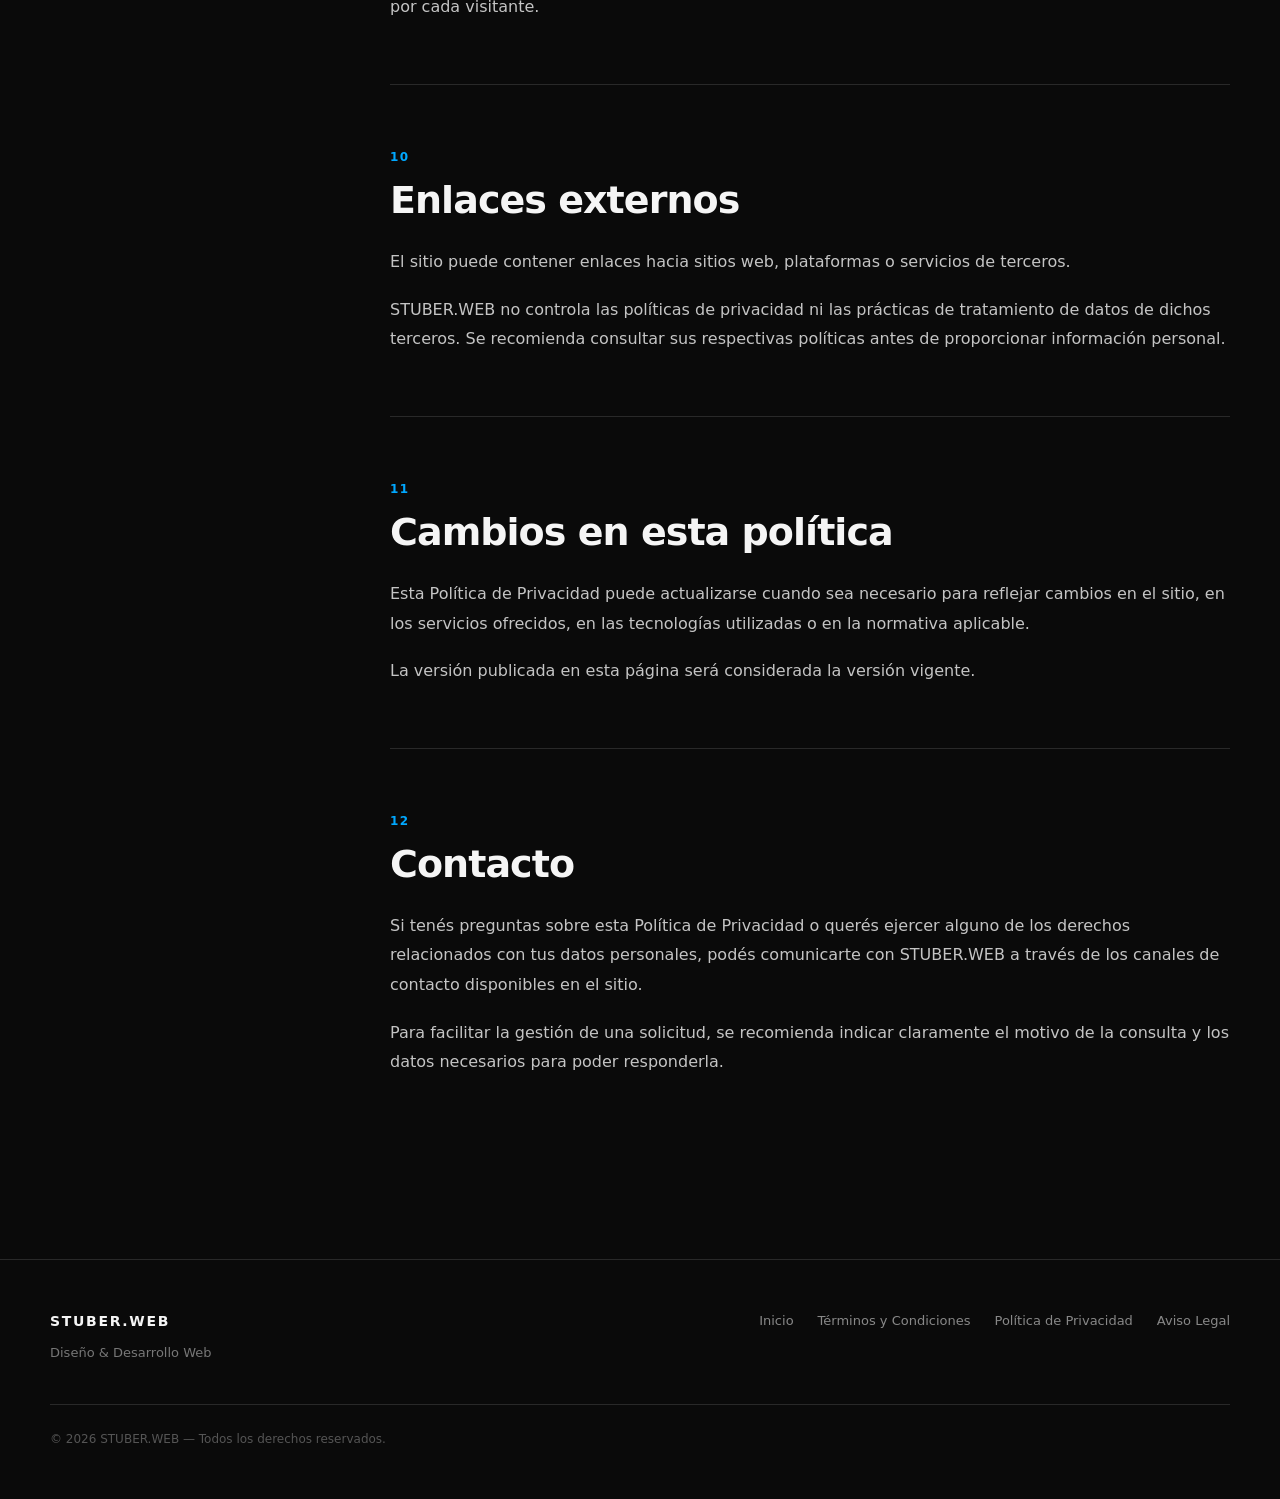
<file: legal/politica-de-privacidad.html>
<!DOCTYPE html>
<html lang="es">
<head>
  <meta charset="UTF-8">
  <meta name="viewport" content="width=device-width, initial-scale=1.0">

  <title>Pol&iacute;tica de Privacidad &mdash; STUBER.WEB</title>

  <meta
    name="description"
    content="Pol&iacute;tica de Privacidad de STUBER.WEB. Informaci&oacute;n sobre el tratamiento y protecci&oacute;n de datos personales."
  >

  <meta name="theme-color" content="#00a8ff">

  <link rel="icon" href="../favicon.svg" type="image/svg+xml">
  <link rel="shortcut icon" href="../favicon.svg" type="image/svg+xml">
  <link rel="apple-touch-icon" href="../favicon.svg">

  <style>
    :root {
      --bg: #0a0a0a;
      --surface: #111111;
      --surface-2: #171717;
      --text: #f5f5f5;
      --muted: #a1a1a1;
      --line: #292929;

      /* ACENTO STUBER.WEB */
      --accent: #00a8ff;

      --max: 1180px;
    }

    * {
      box-sizing: border-box;
      margin: 0;
      padding: 0;
    }

    html {
      scroll-behavior: smooth;
    }

    body {
      background: var(--bg);
      color: var(--text);

      font-family:
        Inter,
        ui-sans-serif,
        system-ui,
        -apple-system,
        BlinkMacSystemFont,
        "Segoe UI",
        sans-serif;

      line-height: 1.7;
      font-size: 16px;

      -webkit-font-smoothing: antialiased;
    }

    a {
      color: inherit;
      text-decoration: none;
    }

    .container {
      width: min(calc(100% - 48px), var(--max));
      margin: 0 auto;
    }


    /* =====================================================
       HEADER
    ===================================================== */

    header {
      border-bottom: 1px solid var(--line);

      position: sticky;
      top: 0;
      z-index: 50;

      background: rgba(10, 10, 10, 0.92);

      backdrop-filter: blur(18px);
    }

    .header-inner {
      min-height: 76px;

      display: flex;
      align-items: center;
      justify-content: space-between;

      gap: 24px;
    }

    .brand {
      font-size: 15px;
      font-weight: 800;
      letter-spacing: 0.12em;
    }

    .back-link {
      display: inline-flex;
      align-items: center;

      gap: 9px;

      color: var(--muted);

      font-size: 14px;

      transition: color 0.2s ease;
    }

    .back-link:hover {
      color: var(--accent);
    }


    /* =====================================================
       HERO
    ===================================================== */

    .hero {
      padding: 110px 0 90px;

      border-bottom: 1px solid var(--line);
    }

    .eyebrow {
      color: var(--accent);

      font-size: 12px;
      font-weight: 800;

      letter-spacing: 0.16em;
      text-transform: uppercase;

      margin-bottom: 22px;
    }

    .hero h1 {
      max-width: 900px;

      font-size: clamp(48px, 8vw, 96px);

      line-height: 0.95;
      letter-spacing: -0.055em;

      font-weight: 800;

      margin-bottom: 30px;
    }

    .hero p {
      max-width: 720px;

      color: var(--muted);

      font-size: 18px;
      line-height: 1.75;
    }

    .updated {
      margin-top: 28px;

      color: #777;

      font-size: 13px;
    }


    /* =====================================================
       CONTENT
    ===================================================== */

    .content {
      display: grid;

      grid-template-columns: 250px minmax(0, 1fr);

      gap: 90px;

      padding: 90px 0 120px;
    }

    .toc {
      position: sticky;
      top: 110px;

      align-self: start;
    }

    .toc-title {
      color: #777;

      font-size: 11px;
      font-weight: 800;

      letter-spacing: 0.14em;
      text-transform: uppercase;

      margin-bottom: 18px;
    }

    .toc nav {
      display: flex;
      flex-direction: column;

      border-left: 1px solid var(--line);
    }

    .toc a {
      padding: 7px 0 7px 18px;

      color: #888;

      font-size: 13px;

      transition:
        color 0.2s ease,
        border-color 0.2s ease;
    }

    .toc a:hover {
      color: var(--accent);
    }

    .legal-content {
      min-width: 0;
    }

    .legal-section {
      padding-bottom: 62px;
      margin-bottom: 62px;

      border-bottom: 1px solid var(--line);

      scroll-margin-top: 110px;
    }

    .legal-section:last-child {
      border-bottom: 0;
      margin-bottom: 0;
    }

    .section-number {
      color: var(--accent);

      font-size: 12px;
      font-weight: 800;

      letter-spacing: 0.12em;

      margin-bottom: 12px;
    }

    .legal-section h2 {
      font-size: clamp(26px, 3vw, 38px);

      line-height: 1.15;
      letter-spacing: -0.025em;

      margin-bottom: 24px;
    }

    .legal-section p {
      color: #c4c4c4;

      font-size: 16px;
      line-height: 1.85;

      margin-bottom: 18px;
    }

    .legal-section p:last-child {
      margin-bottom: 0;
    }

    .legal-section strong {
      color: var(--text);

      font-weight: 650;
    }

    .legal-section ul {
      margin: 20px 0 22px 22px;

      color: #c4c4c4;
    }

    .legal-section li {
      padding-left: 8px;

      margin-bottom: 10px;

      line-height: 1.75;
    }

    .legal-section li::marker {
      color: var(--accent);
    }


    /* =====================================================
       HIGHLIGHT
    ===================================================== */

    .highlight {
      background: var(--surface);

      border: 1px solid var(--line);

      border-left: 3px solid var(--accent);

      padding: 22px 24px;

      margin: 26px 0;
    }

    .highlight p {
      margin: 0;

      font-size: 15px;
    }


    /* =====================================================
       FOOTER
    ===================================================== */

    footer {
      border-top: 1px solid var(--line);

      padding: 50px 0;
    }

    .footer-inner {
      display: flex;

      justify-content: space-between;
      align-items: flex-start;

      gap: 40px;
    }

    .footer-brand {
      font-size: 14px;
      font-weight: 800;

      letter-spacing: 0.12em;

      margin-bottom: 8px;
    }

    .footer-description {
      color: #777;

      font-size: 13px;
    }

    .footer-links {
      display: flex;

      flex-wrap: wrap;

      justify-content: flex-end;

      gap: 10px 24px;
    }

    .footer-links a {
      color: #888;

      font-size: 13px;

      transition:
        color 0.2s ease,
        background-color 0.2s ease;
    }

    .footer-links a:hover {
      color: var(--accent);
    }

    .copyright {
      margin-top: 40px;

      padding-top: 24px;

      border-top: 1px solid var(--line);

      color: #555;

      font-size: 12px;
    }


    /* =====================================================
       RESPONSIVE — 850px
    ===================================================== */

    @media (max-width: 850px) {

      .content {
        grid-template-columns: 1fr;

        gap: 45px;

        padding-top: 65px;
      }

      .toc {
        position: static;
      }

      .toc nav {
        display: grid;

        grid-template-columns:
          repeat(2, minmax(0, 1fr));
      }

      .toc a {
        border-left: 0;

        padding: 8px 12px 8px 0;
      }

      .hero {
        padding: 80px 0 65px;
      }
    }


    /* =====================================================
       RESPONSIVE — 600px
    ===================================================== */

    @media (max-width: 600px) {

      .container {
        width: min(calc(100% - 32px), var(--max));
      }

      .header-inner {
        min-height: 68px;
      }

      .brand {
        font-size: 13px;
      }

      .back-link {
        font-size: 13px;
      }

      .hero {
        padding: 65px 0 55px;
      }

      .hero h1 {
        font-size: clamp(46px, 15vw, 72px);
      }

      .hero p {
        font-size: 16px;
      }

      .content {
        padding: 55px 0 80px;
      }

      .toc nav {
        grid-template-columns: 1fr;
      }

      .legal-section {
        padding-bottom: 45px;

        margin-bottom: 45px;
      }

      .legal-section p,
      .legal-section li {
        font-size: 15px;
      }

      .highlight {
        padding: 18px;
      }

      .footer-inner {
        flex-direction: column;
      }

      .footer-links {
        justify-content: flex-start;

        flex-direction: column;

        gap: 12px;
      }
    }


    /* =====================================================
       ACCESSIBILITY
    ===================================================== */

    @media (prefers-reduced-motion: reduce) {

      html {
        scroll-behavior: auto;
      }

      * {
        transition: none !important;
      }
    }

  </style>
</head>


<body>


  <!-- =====================================================
       HEADER
  ===================================================== -->

  <header>

    <div class="container header-inner">

      <a href="../index.html" class="brand">
        STUBER.WEB
      </a>

      <a href="../index.html" class="back-link">
        &larr; Volver al sitio
      </a>

    </div>

  </header>


  <!-- =====================================================
       MAIN
  ===================================================== -->

  <main>


    <!-- HERO -->

    <section class="hero">

      <div class="container">

        <div class="eyebrow">
          Legal / Privacidad
        </div>

        <h1>
          Pol&iacute;tica de<br>Privacidad
        </h1>

        <p>
          En STUBER.WEB respetamos la privacidad de las personas que
          visitan nuestro sitio y procuramos tratar los datos personales
          de manera responsable, transparente y segura.
        </p>

        <div class="updated">
          &Uacute;ltima actualizaci&oacute;n: septiembre de 2026
        </div>

      </div>

    </section>


    <!-- CONTENT -->

    <section class="container content">


      <!-- TABLE OF CONTENTS -->

      <aside class="toc">

        <div class="toc-title">
          Contenido
        </div>

        <nav>

          <a href="#responsable">
            01 &mdash; Responsable
          </a>

          <a href="#datos">
            02 &mdash; Datos
          </a>

          <a href="#finalidad">
            03 &mdash; Finalidad
          </a>

          <a href="#tratamiento">
            04 &mdash; Tratamiento
          </a>

          <a href="#conservacion">
            05 &mdash; Conservaci&oacute;n
          </a>

          <a href="#terceros">
            06 &mdash; Terceros
          </a>

          <a href="#seguridad">
            07 &mdash; Seguridad
          </a>

          <a href="#derechos">
            08 &mdash; Derechos
          </a>

          <a href="#cookies">
            09 &mdash; Cookies
          </a>

          <a href="#externos">
            10 &mdash; Enlaces externos
          </a>

          <a href="#cambios">
            11 &mdash; Cambios
          </a>

          <a href="#contacto">
            12 &mdash; Contacto
          </a>

        </nav>

      </aside>


      <!-- LEGAL CONTENT -->

      <div class="legal-content">


        <!-- 01 -->

        <section
          class="legal-section"
          id="responsable"
        >

          <div class="section-number">
            01
          </div>

          <h2>
            Responsable y alcance
          </h2>

          <p>
            Esta Pol&iacute;tica de Privacidad describe los criterios generales
            aplicables al tratamiento de datos personales que puedan ser
            recibidos a trav&eacute;s del sitio web de
            <strong>STUBER.WEB</strong>
            y de sus canales de contacto.
          </p>

          <p>
            El sitio tiene como finalidad principal presentar proyectos,
            servicios y trabajos relacionados con dise&ntilde;o y desarrollo web.
          </p>

          <div class="highlight">

            <p>
              La informaci&oacute;n personal ser&aacute; tratada de acuerdo con la
              normativa argentina aplicable en materia de protecci&oacute;n de
              datos personales.
            </p>

          </div>

        </section>


        <!-- 02 -->

        <section
          class="legal-section"
          id="datos"
        >

          <div class="section-number">
            02
          </div>

          <h2>
            Datos que podemos recibir
          </h2>

          <p>
            Dependiendo de la forma en que una persona se comunique con
            STUBER.WEB, podr&aacute;n recibirse determinados datos necesarios
            para responder una consulta o gestionar una solicitud.
          </p>

          <p>
            Estos datos pueden incluir, cuando corresponda:
          </p>

          <ul>

            <li>
              Nombre o identificaci&oacute;n proporcionada voluntariamente.
            </li>

            <li>
              Direcci&oacute;n de correo electr&oacute;nico.
            </li>

            <li>
              N&uacute;mero de tel&eacute;fono o medio de contacto.
            </li>

            <li>
              Informaci&oacute;n incluida voluntariamente en una consulta.
            </li>

            <li>
              Informaci&oacute;n relacionada con el proyecto solicitado.
            </li>

          </ul>

          <p>
            STUBER.WEB procura limitar la recopilaci&oacute;n de informaci&oacute;n
            a aquella que resulte razonablemente necesaria para la finalidad
            correspondiente.
          </p>

        </section>


        <!-- 03 -->

        <section
          class="legal-section"
          id="finalidad"
        >

          <div class="section-number">
            03
          </div>

          <h2>
            Finalidad del tratamiento
          </h2>

          <p>
            Los datos recibidos podr&aacute;n utilizarse para atender consultas,
            responder solicitudes, brindar informaci&oacute;n sobre servicios,
            preparar propuestas y mantener comunicaciones relacionadas con
            proyectos.
          </p>

          <p>
            Cuando una persona solicite informaci&oacute;n sobre un servicio,
            los datos proporcionados podr&aacute;n ser utilizados exclusivamente
            en la medida necesaria para gestionar dicha solicitud.
          </p>

          <p>
            Los datos no deber&iacute;an utilizarse para finalidades incompatibles
            con aquellas para las cuales fueron proporcionados.
          </p>

        </section>


        <!-- 04 -->

        <section
          class="legal-section"
          id="tratamiento"
        >

          <div class="section-number">
            04
          </div>

          <h2>
            Tratamiento de la informaci&oacute;n
          </h2>

          <p>
            STUBER.WEB procurar&aacute; que los datos personales sean tratados
            de manera adecuada, pertinente y razonable en relaci&oacute;n con
            las finalidades informadas.
          </p>

          <p>
            Cuando una persona se comunique voluntariamente con STUBER.WEB,
            se entender&aacute; que proporciona los datos necesarios para poder
            responder dicha comunicaci&oacute;n, sin perjuicio de los derechos
            que correspondan conforme a la normativa vigente.
          </p>

          <p>
            No se solicitar&aacute;n datos personales que no sean necesarios
            para la finalidad correspondiente.
          </p>

        </section>


        <!-- 05 -->

        <section
          class="legal-section"
          id="conservacion"
        >

          <div class="section-number">
            05
          </div>

          <h2>
            Conservaci&oacute;n de los datos
          </h2>

          <p>
            Los datos personales ser&aacute;n conservados durante el tiempo
            razonablemente necesario para cumplir con la finalidad para la
            cual fueron recibidos o mientras exista una relaci&oacute;n comercial
            o profesional que justifique su conservaci&oacute;n.
          </p>

          <p>
            Cuando la informaci&oacute;n deje de ser necesaria, se procurar&aacute;
            eliminarla, anonimizarla o conservarla &uacute;nicamente cuando exista
            una obligaci&oacute;n legal o una raz&oacute;n leg&iacute;tima que lo justifique.
          </p>

        </section>


        <!-- 06 -->

        <section
          class="legal-section"
          id="terceros"
        >

          <div class="section-number">
            06
          </div>

          <h2>
            Servicios de terceros
          </h2>

          <p>
            Determinadas funcionalidades del sitio o de los canales de
            comunicaci&oacute;n podr&iacute;an depender de servicios tecnol&oacute;gicos
            proporcionados por terceros.
          </p>

          <p>
            Cuando corresponda, dichos proveedores podr&aacute;n procesar
            informaci&oacute;n t&eacute;cnica o datos necesarios para prestar el
            servicio contratado, de acuerdo con sus propias condiciones
            y pol&iacute;ticas de privacidad.
          </p>

          <p>
            STUBER.WEB no comercializa datos personales como actividad propia.
          </p>

        </section>


        <!-- 07 -->

        <section
          class="legal-section"
          id="seguridad"
        >

          <div class="section-number">
            07
          </div>

          <h2>
            Seguridad
          </h2>

          <p>
            STUBER.WEB procura aplicar medidas razonables de seguridad
            destinadas a evitar el acceso no autorizado, alteraci&oacute;n,
            divulgaci&oacute;n o destrucci&oacute;n indebida de los datos personales
            bajo su control.
          </p>

          <p>
            Sin embargo, ning&uacute;n sistema de almacenamiento o transmisi&oacute;n
            de informaci&oacute;n a trav&eacute;s de Internet puede garantizar una
            seguridad absoluta.
          </p>

        </section>


        <!-- 08 -->

        <section
          class="legal-section"
          id="derechos"
        >

          <div class="section-number">
            08
          </div>

          <h2>
            Derechos de las personas
          </h2>

          <p>
            Las personas titulares de datos personales pueden ejercer los
            derechos reconocidos por la normativa argentina aplicable,
            incluyendo aquellos relacionados con el acceso, rectificaci&oacute;n,
            actualizaci&oacute;n y, cuando corresponda, supresi&oacute;n de sus datos.
          </p>

          <p>
            Las solicitudes deber&aacute;n realizarse utilizando los canales de
            contacto disponibles en el sitio y proporcionando informaci&oacute;n
            suficiente para poder identificar la solicitud.
          </p>

          <div class="highlight">

            <p>
              Las solicitudes ser&aacute;n evaluadas y atendidas de acuerdo con
              los requisitos, plazos y condiciones establecidos por la
              normativa aplicable.
            </p>

          </div>

        </section>


        <!-- 09 -->

        <section
          class="legal-section"
          id="cookies"
        >

          <div class="section-number">
            09
          </div>

          <h2>
            Cookies y tecnolog&iacute;as similares
          </h2>

          <p>
            El sitio puede utilizar cookies u otras tecnolog&iacute;as similares
            cuando resulten necesarias para determinadas funciones t&eacute;cnicas,
            preferencias o funcionalidades del sitio.
          </p>

          <p>
            Si en el futuro se incorporan herramientas de anal&iacute;tica,
            publicidad, seguimiento u otras tecnolog&iacute;as que impliquen
            tratamiento adicional de informaci&oacute;n, esta pol&iacute;tica podr&aacute;
            actualizarse para informar adecuadamente sobre su utilizaci&oacute;n.
          </p>

          <p>
            El comportamiento de las cookies tambi&eacute;n puede depender de la
            configuraci&oacute;n del navegador utilizado por cada visitante.
          </p>

        </section>


        <!-- 10 -->

        <section
          class="legal-section"
          id="externos"
        >

          <div class="section-number">
            10
          </div>

          <h2>
            Enlaces externos
          </h2>

          <p>
            El sitio puede contener enlaces hacia sitios web, plataformas
            o servicios de terceros.
          </p>

          <p>
            STUBER.WEB no controla las pol&iacute;ticas de privacidad ni las
            pr&aacute;cticas de tratamiento de datos de dichos terceros.
            Se recomienda consultar sus respectivas pol&iacute;ticas antes de
            proporcionar informaci&oacute;n personal.
          </p>

        </section>


        <!-- 11 -->

        <section
          class="legal-section"
          id="cambios"
        >

          <div class="section-number">
            11
          </div>

          <h2>
            Cambios en esta pol&iacute;tica
          </h2>

          <p>
            Esta Pol&iacute;tica de Privacidad puede actualizarse cuando sea
            necesario para reflejar cambios en el sitio, en los servicios
            ofrecidos, en las tecnolog&iacute;as utilizadas o en la normativa
            aplicable.
          </p>

          <p>
            La versi&oacute;n publicada en esta p&aacute;gina ser&aacute; considerada la
            versi&oacute;n vigente.
          </p>

        </section>


        <!-- 12 -->

        <section
          class="legal-section"
          id="contacto"
        >

          <div class="section-number">
            12
          </div>

          <h2>
            Contacto
          </h2>

          <p>
            Si ten&eacute;s preguntas sobre esta Pol&iacute;tica de Privacidad o
            quer&eacute;s ejercer alguno de los derechos relacionados con tus
            datos personales, pod&eacute;s comunicarte con STUBER.WEB a trav&eacute;s
            de los canales de contacto disponibles en el sitio.
          </p>

          <p>
            Para facilitar la gesti&oacute;n de una solicitud, se recomienda
            indicar claramente el motivo de la consulta y los datos necesarios
            para poder responderla.
          </p>

        </section>


      </div>

    </section>

  </main>


  <!-- =====================================================
       FOOTER
  ===================================================== -->

  <footer>

    <div class="container">

      <div class="footer-inner">


        <div>

          <div class="footer-brand">
            STUBER.WEB
          </div>

          <div class="footer-description">
            Dise&ntilde;o &amp; Desarrollo Web
          </div>

        </div>


        <nav class="footer-links">

          <a href="../index.html">
            Inicio
          </a>

          <a href="terminos-y-condiciones.html">
            T&eacute;rminos y Condiciones
          </a>

          <a href="politica-de-privacidad.html">
            Pol&iacute;tica de Privacidad
          </a>

          <a href="aviso-legal.html">
            Aviso Legal
          </a>

        </nav>


      </div>


      <div class="copyright">
        &copy; 2026 STUBER.WEB &mdash; Todos los derechos reservados.
      </div>


    </div>

  </footer>


</body>
</html>
</file>
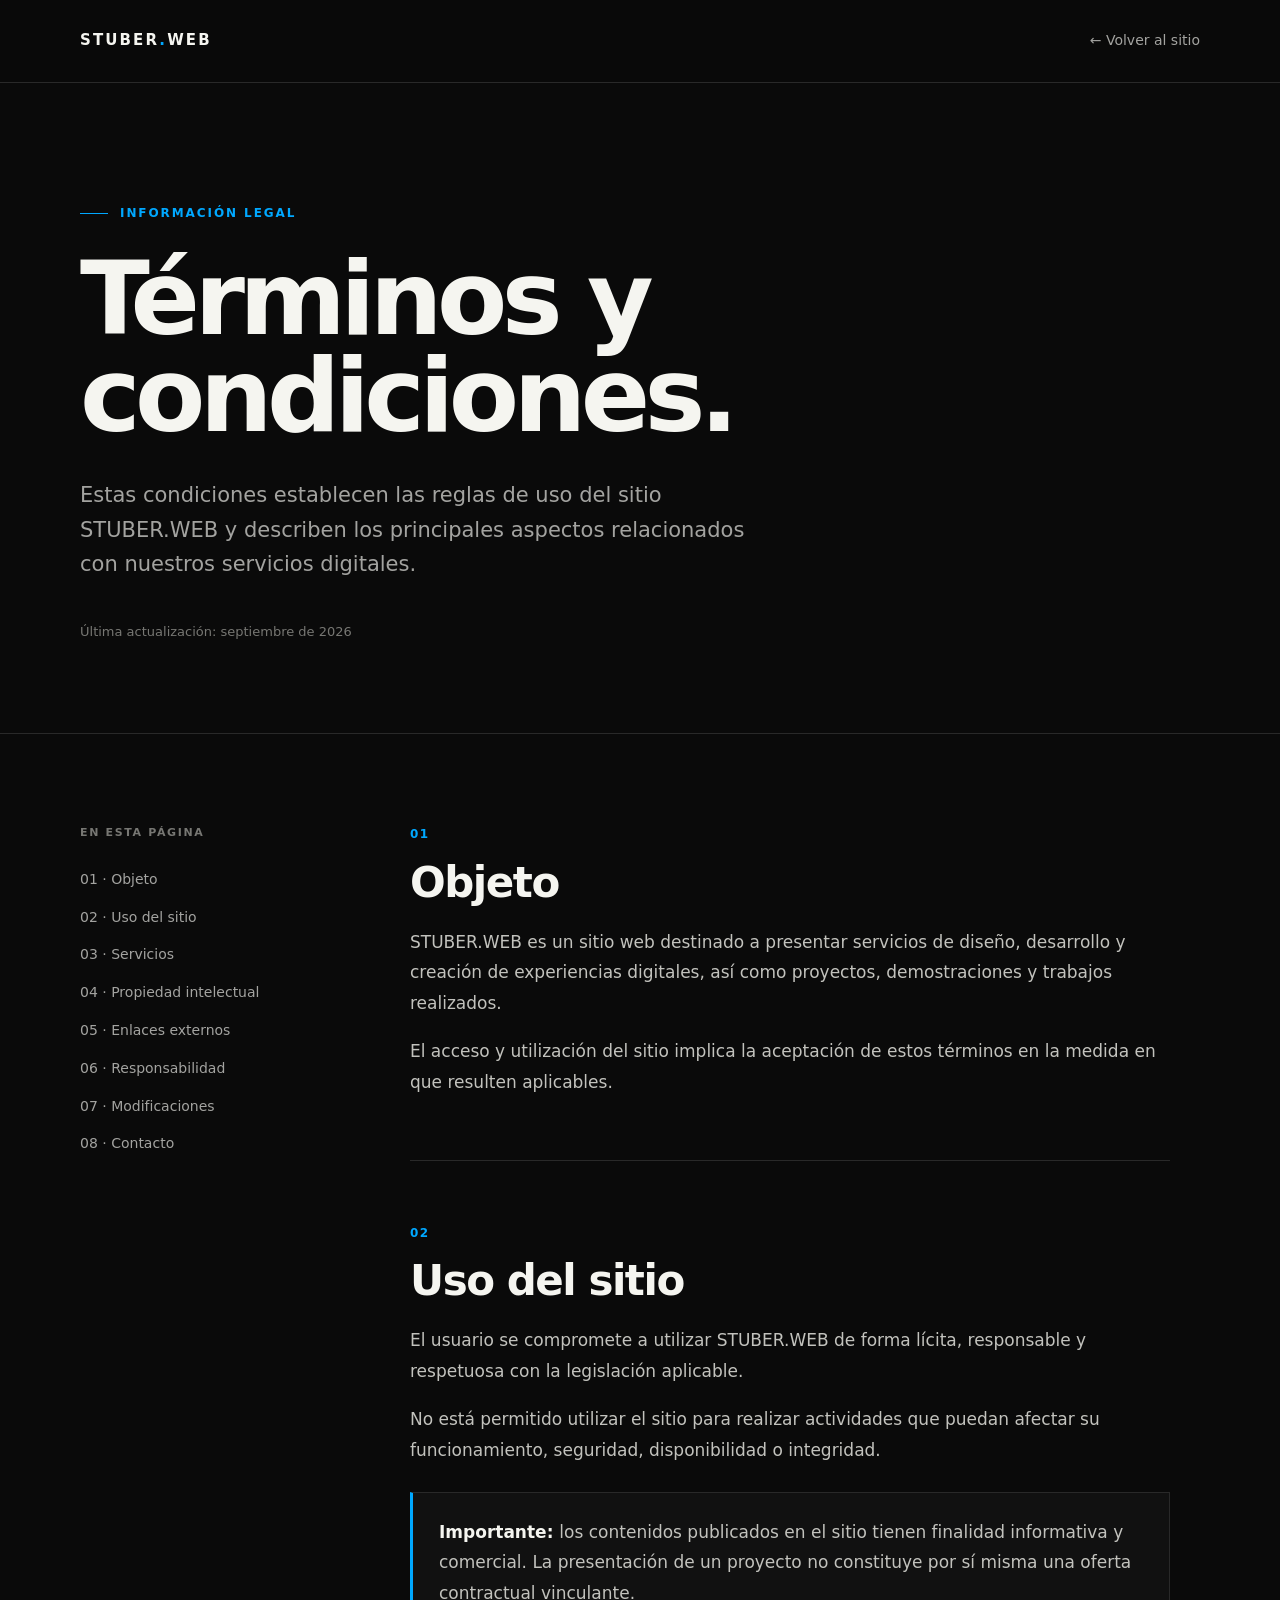
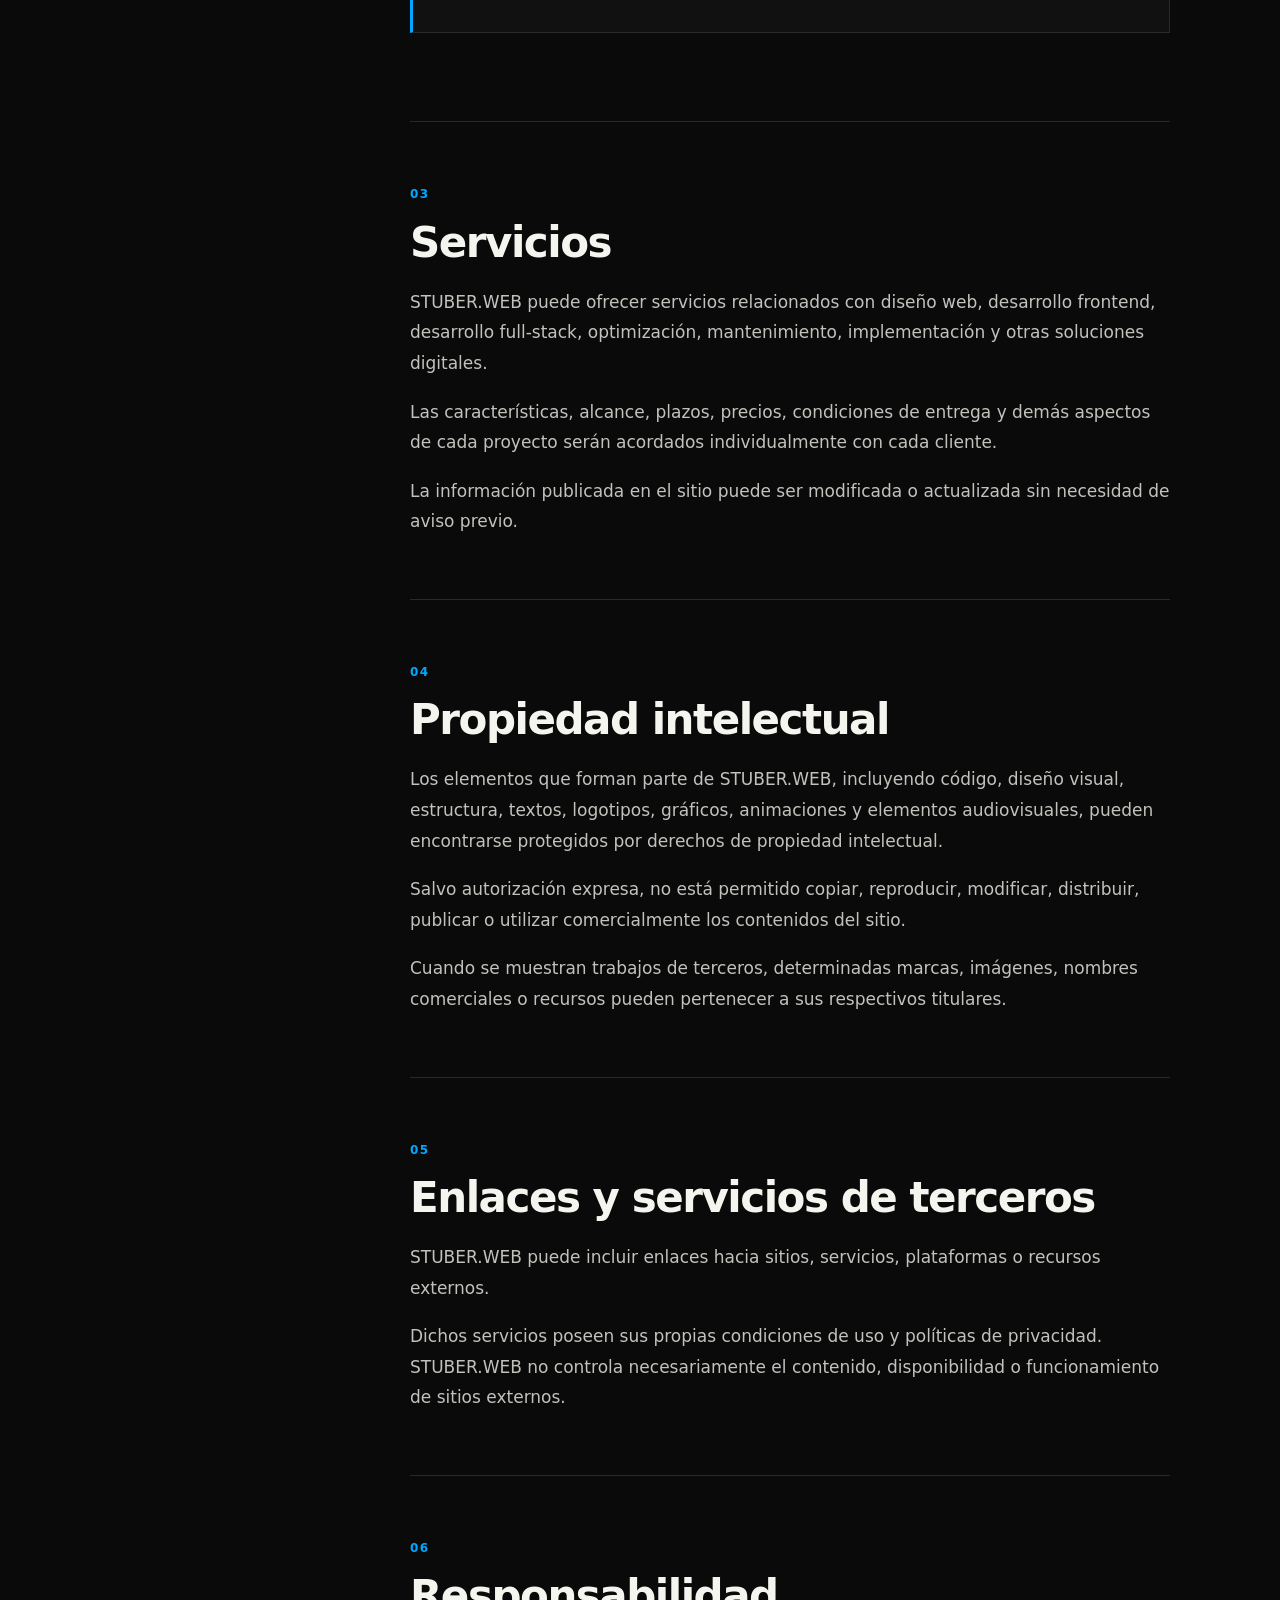
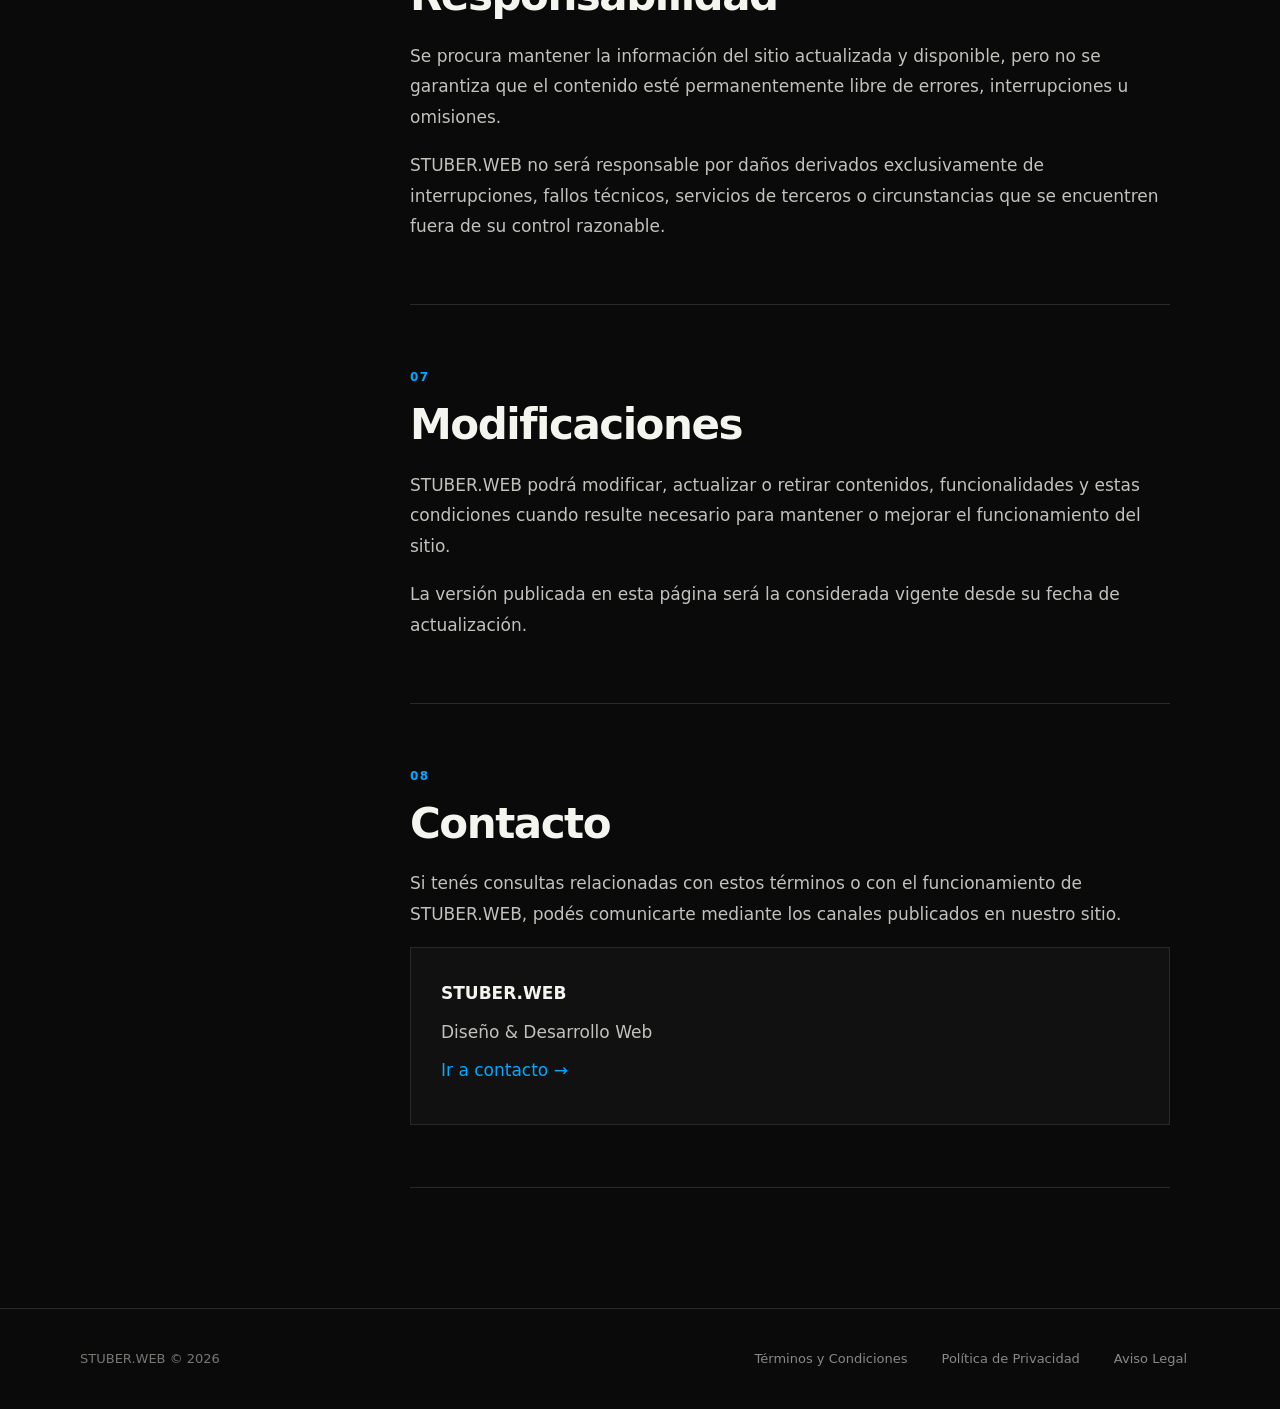
<file: legal/terminos-y-condiciones.html>
<!DOCTYPE html>
<html lang="es">

<head>

    <meta charset="UTF-8">

    <meta
        name="viewport"
        content="width=device-width, initial-scale=1.0"
    >

    <title>Términos y Condiciones — STUBER.WEB</title>

    <meta
        name="description"
        content="Términos y condiciones de uso de STUBER.WEB."
    >

    <meta name="theme-color" content="#0a0a0a">

    <link rel="icon" href="../favicon.svg" type="image/svg+xml">
    <link rel="shortcut icon" href="../favicon.svg" type="image/svg+xml">
    <link rel="apple-touch-icon" href="../favicon.svg">

    <style>

        :root {
            --bg: #0a0a0a;
            --surface: #111111;
            --surface-2: #171717;
            --text: #f5f5f0;
            --muted: #a3a3a0;
            --line: #292929;

            /* AZUL PRINCIPAL STUBER.WEB */
            --accent: #00a8ff;

            --max-width: 1120px;
        }

        * {
            box-sizing: border-box;
            margin: 0;
            padding: 0;
        }

        html {
            scroll-behavior: smooth;
        }

        body {
            min-height: 100vh;
            background: var(--bg);
            color: var(--text);

            font-family:
                Inter,
                ui-sans-serif,
                system-ui,
                -apple-system,
                BlinkMacSystemFont,
                "Segoe UI",
                sans-serif;

            line-height: 1.7;

            -webkit-font-smoothing: antialiased;
        }

        a {
            color: inherit;
        }

        ::selection {
            background: var(--accent);
            color: #ffffff;
        }


        /* =====================================================
           HEADER
        ===================================================== */

        .site-header {
            width: 100%;

            border-bottom: 1px solid var(--line);

            position: sticky;
            top: 0;
            z-index: 50;

            background: rgba(10, 10, 10, 0.92);

            backdrop-filter: blur(18px);
        }

        .nav {
            width: min(var(--max-width), calc(100% - 48px));

            min-height: 82px;

            margin: 0 auto;

            display: flex;
            align-items: center;
            justify-content: space-between;

            gap: 32px;
        }

        .brand {
            text-decoration: none;

            font-size: 15px;
            font-weight: 800;

            letter-spacing: .14em;
        }

        .brand span {
            color: var(--accent);
        }

        .back-link {
            display: inline-flex;
            align-items: center;

            gap: 10px;

            color: var(--muted);

            font-size: 14px;

            text-decoration: none;

            transition:
                color .2s ease,
                transform .2s ease;
        }

        .back-link:hover {
            color: var(--text);

            transform: translateX(-3px);
        }


        /* =====================================================
           PAGE
        ===================================================== */

        .page {
            width: min(var(--max-width), calc(100% - 48px));

            margin: 0 auto;
        }


        /* =====================================================
           HERO
        ===================================================== */

        .hero {
            padding: 120px 0 90px;

            border-bottom: 1px solid var(--line);
        }

        .eyebrow {
            display: flex;
            align-items: center;

            gap: 12px;

            margin-bottom: 28px;

            color: var(--accent);

            font-size: 12px;
            font-weight: 800;

            letter-spacing: .16em;

            text-transform: uppercase;
        }

        .eyebrow::before {
            content: "";

            width: 28px;
            height: 1px;

            background: var(--accent);
        }

        h1 {
            max-width: 900px;

            font-size: clamp(48px, 8vw, 104px);

            line-height: .94;

            letter-spacing: -.055em;

            font-weight: 800;
        }

        .hero-description {
            max-width: 680px;

            margin-top: 34px;

            color: var(--muted);

            font-size: clamp(17px, 2vw, 21px);

            line-height: 1.65;
        }

        .updated {
            margin-top: 38px;

            color: #777773;

            font-size: 13px;
        }


        /* =====================================================
           CONTENT
        ===================================================== */

        .content-layout {
            display: grid;

            grid-template-columns:
                240px minmax(0, 1fr);

            gap: 90px;

            padding: 90px 0 120px;
        }


        /* =====================================================
           TABLE OF CONTENTS
        ===================================================== */

        .toc {
            position: sticky;

            top: 110px;

            align-self: start;
        }

        .toc-title {
            margin-bottom: 18px;

            color: #777773;

            font-size: 11px;
            font-weight: 800;

            letter-spacing: .15em;

            text-transform: uppercase;
        }

        .toc a {
            display: block;

            padding: 7px 0;

            color: var(--muted);

            font-size: 14px;

            text-decoration: none;

            transition:
                color .2s ease;
        }

        .toc a:hover {
            color: var(--accent);
        }


        /* =====================================================
           LEGAL CONTENT
        ===================================================== */

        .legal-content {
            max-width: 760px;
        }

        .legal-section {
            padding: 0 0 62px;

            margin-bottom: 62px;

            border-bottom: 1px solid var(--line);

            scroll-margin-top: 110px;
        }

        .legal-section:last-child {
            margin-bottom: 0;
        }

        .section-number {
            display: block;

            margin-bottom: 16px;

            color: var(--accent);

            font-size: 12px;
            font-weight: 800;

            letter-spacing: .12em;
        }

        h2 {
            margin-bottom: 22px;

            font-size: clamp(28px, 4vw, 42px);

            line-height: 1.05;

            letter-spacing: -.035em;
        }

        h3 {
            margin: 30px 0 10px;

            font-size: 19px;

            line-height: 1.3;
        }

        p {
            margin-bottom: 18px;

            color: #c2c2bd;

            font-size: 17px;

            line-height: 1.8;
        }

        p:last-child {
            margin-bottom: 0;
        }

        ul {
            margin: 20px 0 22px 22px;

            color: #c2c2bd;
        }

        li {
            margin-bottom: 10px;

            padding-left: 6px;

            font-size: 16px;

            line-height: 1.7;
        }

        li::marker {
            color: var(--accent);
        }

        strong {
            color: var(--text);
        }


        /* =====================================================
           HIGHLIGHT
        ===================================================== */

        .highlight {
            padding: 24px 26px;

            margin: 26px 0;

            border: 1px solid var(--line);

            border-left: 3px solid var(--accent);

            background: var(--surface);
        }

        .highlight p {
            margin: 0;
        }


        /* =====================================================
           CONTACT BOX
        ===================================================== */

        .contact-box {
            padding: 30px;

            background: var(--surface);

            border: 1px solid var(--line);
        }

        .contact-box p {
            margin-bottom: 8px;
        }

        .contact-box a {
            color: var(--accent);

            text-decoration: none;

            transition:
                color .2s ease;
        }

        .contact-box a:hover {
            color: #ffffff;
        }


        /* =====================================================
           FOOTER
        ===================================================== */

        .site-footer {
            border-top: 1px solid var(--line);

            background: var(--bg);
        }

        .footer-inner {
            width: min(
                var(--max-width),
                calc(100% - 48px)
            );

            min-height: 100px;

            margin: 0 auto;

            display: flex;
            align-items: center;
            justify-content: space-between;

            gap: 24px;

            color: #777773;

            font-size: 13px;
        }

        .footer-links {
            display: flex;

            flex-wrap: wrap;

            gap: 8px;
        }

        .footer-links a {
            display: inline-flex;
            align-items: center;

            min-height: 34px;

            padding: 7px 12px;

            border: 1px solid transparent;

            border-radius: 999px;

            color: #888;

            font-size: 13px;

            text-decoration: none;

            transition:
                color .2s ease,
                background-color .2s ease,
                border-color .2s ease,
                transform .2s ease;
        }

        .footer-links a:hover {
            color: #ffffff;

            background: rgba(0, 168, 255, 0.07);

            border-color: rgba(0, 168, 255, 0.35);

            transform: translateY(-1px);
        }

        .footer-links a:focus-visible {
            outline: 2px solid var(--accent);

            outline-offset: 3px;
        }


        /* =====================================================
           RESPONSIVE — 800px
        ===================================================== */

        @media (max-width: 800px) {

            .nav,
            .page,
            .footer-inner {
                width: min(
                    100% - 32px,
                    var(--max-width)
                );
            }

            .nav {
                min-height: 70px;
            }

            .hero {
                padding: 80px 0 65px;
            }

            .content-layout {
                grid-template-columns: 1fr;

                gap: 50px;

                padding: 65px 0 80px;
            }

            .toc {
                position: static;

                padding-bottom: 24px;

                border-bottom: 1px solid var(--line);
            }

            .toc a {
                display: inline-block;

                margin-right: 18px;
            }

            p {
                font-size: 16px;
            }

            .footer-inner {
                padding: 28px 0;

                align-items: flex-start;

                flex-direction: column;

                gap: 20px;
            }

            .footer-links {
                justify-content: flex-start;

                width: 100%;
            }

        }


        /* =====================================================
           RESPONSIVE — 520px
        ===================================================== */

        @media (max-width: 520px) {

            .hero {
                padding: 65px 0 55px;
            }

            h1 {
                font-size: clamp(
                    46px,
                    15vw,
                    72px
                );
            }

            .hero-description {
                font-size: 16px;
            }

            .content-layout {
                padding-top: 55px;
            }

            h2 {
                font-size: 30px;
            }

            p {
                font-size: 15px;

                line-height: 1.75;
            }

            li {
                font-size: 15px;
            }

            .highlight {
                padding: 20px;
            }

            .contact-box {
                padding: 22px;
            }

            .footer-links {
                flex-direction: column;

                align-items: flex-start;

                width: 100%;
            }

            .footer-links a {
                width: fit-content;
            }

        }


        /* =====================================================
           ACCESSIBILITY
        ===================================================== */

        @media (prefers-reduced-motion: reduce) {

            html {
                scroll-behavior: auto;
            }

            *,
            *::before,
            *::after {
                transition-duration: 0.01ms !important;
            }

        }

    </style>

</head>


<body>


<!-- =========================================================
     HEADER
========================================================= -->

<header class="site-header">

    <div class="nav">

        <a
            href="../index.html"
            class="brand"
            aria-label="STUBER.WEB — página principal"
        >
            STUBER<span>.</span>WEB
        </a>

        <a
            href="../index.html"
            class="back-link"
        >
            &larr; Volver al sitio
        </a>

    </div>

</header>


<!-- =========================================================
     MAIN
========================================================= -->

<main>


    <!-- HERO -->

    <section class="hero">

        <div class="page">

            <div class="eyebrow">
                Información legal
            </div>

            <h1>
                Términos y<br>
                condiciones.
            </h1>

            <p class="hero-description">
                Estas condiciones establecen las reglas de uso del sitio
                STUBER.WEB y describen los principales aspectos relacionados
                con nuestros servicios digitales.
            </p>

            <p class="updated">
                Última actualización: septiembre de 2026
            </p>

        </div>

    </section>


    <!-- CONTENT -->

    <div class="page">

        <div class="content-layout">


            <!-- TABLE OF CONTENTS -->

            <aside class="toc">

                <div class="toc-title">
                    En esta página
                </div>

                <a href="#objeto">
                    01 · Objeto
                </a>

                <a href="#sitio">
                    02 · Uso del sitio
                </a>

                <a href="#servicios">
                    03 · Servicios
                </a>

                <a href="#propiedad">
                    04 · Propiedad intelectual
                </a>

                <a href="#terceros">
                    05 · Enlaces externos
                </a>

                <a href="#responsabilidad">
                    06 · Responsabilidad
                </a>

                <a href="#modificaciones">
                    07 · Modificaciones
                </a>

                <a href="#contacto">
                    08 · Contacto
                </a>

            </aside>


            <!-- LEGAL CONTENT -->

            <article class="legal-content">


                <!-- 01 — OBJETO -->

                <section
                    class="legal-section"
                    id="objeto"
                >

                    <span class="section-number">
                        01
                    </span>

                    <h2>
                        Objeto
                    </h2>

                    <p>
                        STUBER.WEB es un sitio web destinado a presentar
                        servicios de diseño, desarrollo y creación de
                        experiencias digitales, así como proyectos,
                        demostraciones y trabajos realizados.
                    </p>

                    <p>
                        El acceso y utilización del sitio implica la
                        aceptación de estos términos en la medida en que
                        resulten aplicables.
                    </p>

                </section>


                <!-- 02 — USO DEL SITIO -->

                <section
                    class="legal-section"
                    id="sitio"
                >

                    <span class="section-number">
                        02
                    </span>

                    <h2>
                        Uso del sitio
                    </h2>

                    <p>
                        El usuario se compromete a utilizar STUBER.WEB
                        de forma lícita, responsable y respetuosa con
                        la legislación aplicable.
                    </p>

                    <p>
                        No está permitido utilizar el sitio para realizar
                        actividades que puedan afectar su funcionamiento,
                        seguridad, disponibilidad o integridad.
                    </p>

                    <div class="highlight">

                        <p>

                            <strong>
                                Importante:
                            </strong>

                            los contenidos publicados en el sitio tienen
                            finalidad informativa y comercial. La
                            presentación de un proyecto no constituye por
                            sí misma una oferta contractual vinculante.

                        </p>

                    </div>

                </section>


                <!-- 03 — SERVICIOS -->

                <section
                    class="legal-section"
                    id="servicios"
                >

                    <span class="section-number">
                        03
                    </span>

                    <h2>
                        Servicios
                    </h2>

                    <p>
                        STUBER.WEB puede ofrecer servicios relacionados
                        con diseño web, desarrollo frontend, desarrollo
                        full-stack, optimización, mantenimiento,
                        implementación y otras soluciones digitales.
                    </p>

                    <p>
                        Las características, alcance, plazos, precios,
                        condiciones de entrega y demás aspectos de cada
                        proyecto serán acordados individualmente con
                        cada cliente.
                    </p>

                    <p>
                        La información publicada en el sitio puede ser
                        modificada o actualizada sin necesidad de aviso
                        previo.
                    </p>

                </section>


                <!-- 04 — PROPIEDAD INTELECTUAL -->

                <section
                    class="legal-section"
                    id="propiedad"
                >

                    <span class="section-number">
                        04
                    </span>

                    <h2>
                        Propiedad intelectual
                    </h2>

                    <p>
                        Los elementos que forman parte de STUBER.WEB,
                        incluyendo código, diseño visual, estructura,
                        textos, logotipos, gráficos, animaciones y
                        elementos audiovisuales, pueden encontrarse
                        protegidos por derechos de propiedad intelectual.
                    </p>

                    <p>
                        Salvo autorización expresa, no está permitido
                        copiar, reproducir, modificar, distribuir,
                        publicar o utilizar comercialmente los contenidos
                        del sitio.
                    </p>

                    <p>
                        Cuando se muestran trabajos de terceros,
                        determinadas marcas, imágenes, nombres comerciales
                        o recursos pueden pertenecer a sus respectivos
                        titulares.
                    </p>

                </section>


                <!-- 05 — TERCEROS -->

                <section
                    class="legal-section"
                    id="terceros"
                >

                    <span class="section-number">
                        05
                    </span>

                    <h2>
                        Enlaces y servicios de terceros
                    </h2>

                    <p>
                        STUBER.WEB puede incluir enlaces hacia sitios,
                        servicios, plataformas o recursos externos.
                    </p>

                    <p>
                        Dichos servicios poseen sus propias condiciones
                        de uso y políticas de privacidad. STUBER.WEB no
                        controla necesariamente el contenido, disponibilidad
                        o funcionamiento de sitios externos.
                    </p>

                </section>


                <!-- 06 — RESPONSABILIDAD -->

                <section
                    class="legal-section"
                    id="responsabilidad"
                >

                    <span class="section-number">
                        06
                    </span>

                    <h2>
                        Responsabilidad
                    </h2>

                    <p>
                        Se procura mantener la información del sitio
                        actualizada y disponible, pero no se garantiza
                        que el contenido esté permanentemente libre de
                        errores, interrupciones u omisiones.
                    </p>

                    <p>
                        STUBER.WEB no será responsable por daños derivados
                        exclusivamente de interrupciones, fallos técnicos,
                        servicios de terceros o circunstancias que se
                        encuentren fuera de su control razonable.
                    </p>

                </section>


                <!-- 07 — MODIFICACIONES -->

                <section
                    class="legal-section"
                    id="modificaciones"
                >

                    <span class="section-number">
                        07
                    </span>

                    <h2>
                        Modificaciones
                    </h2>

                    <p>
                        STUBER.WEB podrá modificar, actualizar o retirar
                        contenidos, funcionalidades y estas condiciones
                        cuando resulte necesario para mantener o mejorar
                        el funcionamiento del sitio.
                    </p>

                    <p>
                        La versión publicada en esta página será la
                        considerada vigente desde su fecha de actualización.
                    </p>

                </section>


                <!-- 08 — CONTACTO -->

                <section
                    class="legal-section"
                    id="contacto"
                >

                    <span class="section-number">
                        08
                    </span>

                    <h2>
                        Contacto
                    </h2>

                    <p>
                        Si tenés consultas relacionadas con estos términos
                        o con el funcionamiento de STUBER.WEB, podés
                        comunicarte mediante los canales publicados en
                        nuestro sitio.
                    </p>

                    <div class="contact-box">

                        <p>
                            <strong>
                                STUBER.WEB
                            </strong>
                        </p>

                        <p>
                            Diseño &amp; Desarrollo Web
                        </p>

                        <p>
                            <a href="../index.html#contacto">
                                Ir a contacto &rarr;
                            </a>
                        </p>

                    </div>

                </section>


            </article>

        </div>

    </div>


</main>


<!-- =========================================================
     FOOTER
========================================================= -->

<footer class="site-footer">

    <div class="footer-inner">

        <span>
            STUBER.WEB &copy; 2026
        </span>

        <nav class="footer-links">

            <a href="terminos-y-condiciones.html">
                Términos y Condiciones
            </a>

            <a href="politica-de-privacidad.html">
                Política de Privacidad
            </a>

            <a href="aviso-legal.html">
                Aviso Legal
            </a>

        </nav>

    </div>

</footer>


</body>

</html>
</file>
<file: css/variables.css>
/* =========================================================
   STUBER.WEB — DESIGN TOKENS
   css/variables.css
========================================================= */

:root {

    /* =====================================================
       COLORS
    ====================================================== */

    --color-bg: #080c11;
    --color-bg-secondary: #0e141c;
    --color-bg-tertiary: #111720;

    --color-surface: rgba(255, 255, 255, 0.035);
    --color-surface-hover: rgba(255, 255, 255, 0.06);

    --color-white: #ffffff;
    --color-text: #d7dde5;
    --color-text-secondary: #a4adb9;
    --color-muted: #7d8794;

    --color-accent: #00a8ff;
    --color-accent-light: #35b9ff;
    --color-accent-dark: #008bd3;

    --color-border: rgba(255, 255, 255, 0.08);
    --color-border-light: rgba(255, 255, 255, 0.12);

    --color-success: #38d996;


    /* =====================================================
       GRADIENTS
    ====================================================== */

    --gradient-accent:
        linear-gradient(
            135deg,
            #00a8ff 0%,
            #0077ff 100%
        );

    --gradient-glow:
        radial-gradient(
            circle,
            rgba(0, 168, 255, 0.18) 0%,
            rgba(0, 168, 255, 0) 70%
        );

    --gradient-dark:
        linear-gradient(
            180deg,
            var(--color-bg) 0%,
            var(--color-bg-secondary) 100%
        );


    /* =====================================================
       TYPOGRAPHY
    ====================================================== */

    --font-display:
        "Space Grotesk",
        sans-serif;

    --font-body:
        "Inter",
        sans-serif;


    /* Display sizes */

    --text-hero:
        clamp(4rem, 9vw, 9rem);

    --text-display:
        clamp(3rem, 6vw, 6rem);

    --text-heading:
        clamp(2.2rem, 4vw, 4.5rem);

    --text-subheading:
        clamp(1.5rem, 2.5vw, 2.5rem);


    /* Body sizes */

    --text-xl: 1.25rem;
    --text-lg: 1.125rem;
    --text-md: 1rem;
    --text-sm: 0.875rem;
    --text-xs: 0.75rem;


    /* Line heights */

    --leading-tight: 0.95;
    --leading-snug: 1.15;
    --leading-normal: 1.5;
    --leading-relaxed: 1.75;


    /* =====================================================
       FONT WEIGHTS
    ====================================================== */

    --weight-regular: 400;
    --weight-medium: 500;
    --weight-semibold: 600;
    --weight-bold: 700;


    /* =====================================================
       SPACING
    ====================================================== */

    --space-1: 0.25rem;
    --space-2: 0.5rem;
    --space-3: 0.75rem;
    --space-4: 1rem;
    --space-5: 1.25rem;
    --space-6: 1.5rem;
    --space-8: 2rem;
    --space-10: 2.5rem;
    --space-12: 3rem;
    --space-16: 4rem;
    --space-20: 5rem;
    --space-24: 6rem;
    --space-32: 8rem;
    --space-40: 10rem;


    /* =====================================================
       LAYOUT
    ====================================================== */

    --container-width: 1400px;
    --container-padding: clamp(1.25rem, 4vw, 4rem);

    --section-padding:
        clamp(6rem, 10vw, 10rem);


    /* =====================================================
       BORDERS / RADIUS
    ====================================================== */

    --radius-sm: 0.35rem;
    --radius-md: 0.65rem;
    --radius-lg: 1rem;
    --radius-xl: 1.5rem;
    --radius-full: 999px;


    /* =====================================================
       SHADOWS
    ====================================================== */

    --shadow-sm:
        0 4px 20px rgba(0, 0, 0, 0.15);

    --shadow-md:
        0 15px 50px rgba(0, 0, 0, 0.25);

    --shadow-lg:
        0 30px 100px rgba(0, 0, 0, 0.4);

    --shadow-accent:
        0 0 60px rgba(0, 168, 255, 0.12);


    /* =====================================================
       MOTION
    ====================================================== */

    --ease-default:
        cubic-bezier(0.22, 1, 0.36, 1);

    --ease-smooth:
        cubic-bezier(0.16, 1, 0.3, 1);

    --ease-in-out:
        cubic-bezier(0.65, 0, 0.35, 1);

    --transition-fast:
        180ms var(--ease-default);

    --transition-normal:
        350ms var(--ease-default);

    --transition-slow:
        600ms var(--ease-smooth);


    /* =====================================================
       Z-INDEX SYSTEM
    ====================================================== */

    --z-base: 1;
    --z-content: 10;
    --z-header: 100;
    --z-overlay: 500;
    --z-cursor: 1000;
    --z-preloader: 9999;

}
</file>
<file: css/global.css>
/* =========================================================
   STUBER.WEB — GLOBAL STYLES
   css/global.css
========================================================= */


/* =========================================================
   DOCUMENT
========================================================= */

html {
    background: var(--color-bg);
    color: var(--color-text);

    font-family: var(--font-body);
    font-size: 16px;
    font-weight: var(--weight-regular);
    line-height: var(--leading-normal);
}

body {
    min-width: 320px;
    min-height: 100vh;

    background:
        radial-gradient(
            circle at 50% -20%,
            rgba(0, 168, 255, 0.045),
            transparent 35%
        ),
        var(--color-bg);

    color: var(--color-text);

    overflow-x: hidden;

    text-rendering: optimizeLegibility;
    -webkit-font-smoothing: antialiased;
    -moz-osx-font-smoothing: grayscale;
}


/* =========================================================
   SELECTION
========================================================= */

::selection {
    background: var(--color-accent);
    color: var(--color-bg);
}

::-moz-selection {
    background: var(--color-accent);
    color: var(--color-bg);
}


/* =========================================================
   SCROLLBAR
========================================================= */

html {
    scrollbar-width: thin;
    scrollbar-color:
        var(--color-accent)
        var(--color-bg);
}

::-webkit-scrollbar {
    width: 8px;
}

::-webkit-scrollbar-track {
    background: var(--color-bg);
}

::-webkit-scrollbar-thumb {
    background: rgba(255, 255, 255, 0.15);
    border-radius: var(--radius-full);

    transition: background var(--transition-fast);
}

::-webkit-scrollbar-thumb:hover {
    background: var(--color-accent);
}


/* =========================================================
   MAIN
========================================================= */

main {
    position: relative;
    isolation: isolate;
}


/* =========================================================
   CONTAINER
========================================================= */

.container {
    width: min(
        100% - (var(--container-padding) * 2),
        var(--container-width)
    );

    margin-inline: auto;
}


/* =========================================================
   SECTIONS
========================================================= */

.section {
    position: relative;

    padding-block: var(--section-padding);
}

.section--dark {
    background: var(--color-bg-secondary);
}


/* =========================================================
   TYPOGRAPHY
========================================================= */

h1,
h2,
h3,
h4,
h5,
h6 {
    color: var(--color-white);

    font-family: var(--font-display);
    font-weight: var(--weight-semibold);

    letter-spacing: -0.04em;
}

p {
    color: var(--color-text);
}


/* =========================================================
   SECTION HEADING
========================================================= */

.section-heading {
    display: flex;
    align-items: center;
    gap: var(--space-4);

    margin-bottom: var(--space-16);

    color: var(--color-muted);

    font-family: var(--font-body);
    font-size: var(--text-xs);
    font-weight: var(--weight-semibold);
    letter-spacing: 0.14em;
    text-transform: uppercase;
}

.section-number {
    color: var(--color-accent);

    font-variant-numeric: tabular-nums;
}

.section-label {
    color: var(--color-muted);
}


/* =========================================================
   SECTION TITLE
========================================================= */

.section-title {
    max-width: 900px;

    font-size: var(--text-heading);
    line-height: var(--leading-tight);
}

.section-title span {
    color: var(--color-muted);
}


/* =========================================================
   EYEBROW
========================================================= */

.eyebrow {
    display: inline-flex;
    align-items: center;
    gap: var(--space-3);

    color: var(--color-text-secondary);

    font-size: var(--text-xs);
    font-weight: var(--weight-medium);
    letter-spacing: 0.08em;
    text-transform: uppercase;
}


/* =========================================================
   STATUS DOT
========================================================= */

.status-dot {
    position: relative;

    display: block;

    width: 7px;
    height: 7px;

    border-radius: 50%;

    background: var(--color-success);

    box-shadow:
        0 0 0 4px rgba(56, 217, 150, 0.08),
        0 0 16px rgba(56, 217, 150, 0.45);
}

.status-dot::after {
    content: "";

    position: absolute;
    inset: -4px;

    border: 1px solid rgba(56, 217, 150, 0.3);
    border-radius: 50%;

    animation: statusPulse 2s ease-out infinite;
}

@keyframes statusPulse {

    0% {
        transform: scale(0.8);
        opacity: 0.8;
    }

    70% {
        transform: scale(1.5);
        opacity: 0;
    }

    100% {
        transform: scale(1.5);
        opacity: 0;
    }

}


/* =========================================================
   TEXT LINK
========================================================= */

.text-link {
    display: inline-flex;
    align-items: center;
    gap: var(--space-3);

    margin-top: var(--space-6);

    color: var(--color-white);

    font-size: var(--text-sm);
    font-weight: var(--weight-medium);

    transition:
        color var(--transition-fast),
        gap var(--transition-normal);
}

.text-link span {
    color: var(--color-accent);

    transition:
        transform var(--transition-normal);
}

.text-link:hover {
    color: var(--color-accent);
    gap: var(--space-4);
}

.text-link:hover span {
    transform: translate(3px, -3px);
}


/* =========================================================
   VISUALLY HIDDEN
========================================================= */

.sr-only {
    position: absolute;

    width: 1px;
    height: 1px;

    padding: 0;
    margin: -1px;

    overflow: hidden;

    clip: rect(0, 0, 0, 0);

    white-space: nowrap;

    border: 0;
}


/* =========================================================
   NOISE / TEXTURE
========================================================= */

body::before {
    content: "";

    position: fixed;
    inset: 0;

    z-index: -1;

    pointer-events: none;

    opacity: 0.025;

    background-image:
        url("data:image/svg+xml,%3Csvg viewBox='0 0 180 180' xmlns='http://www.w3.org/2000/svg'%3E%3Cfilter id='n'%3E%3CfeTurbulence type='fractalNoise' baseFrequency='.9' numOctaves='4' stitchTiles='stitch'/%3E%3C/filter%3E%3Crect width='100%25' height='100%25' filter='url(%23n)' opacity='.8'/%3E%3C/svg%3E");

    mix-blend-mode: soft-light;
}


/* =========================================================
   GRID TEXTURE
========================================================= */

.grid-background {
    background-image:
        linear-gradient(
            rgba(255, 255, 255, 0.025) 1px,
            transparent 1px
        ),
        linear-gradient(
            90deg,
            rgba(255, 255, 255, 0.025) 1px,
            transparent 1px
        );

    background-size: 80px 80px;
}


/* =========================================================
   IMAGE DEFAULTS
========================================================= */

img {
    user-select: none;
}


/* =========================================================
   BUTTON / LINK CURSOR
========================================================= */

a,
button {
    cursor: pointer;
}


/* =========================================================
   BODY LOCK
   Used by mobile navigation.
========================================================= */

body.menu-open {
    overflow: hidden;
}


/* =========================================================
   PAGE TRANSITION
========================================================= */

body {
    opacity: 1;

    transition:
        opacity 400ms var(--ease-default);
}

body.is-loading {
    overflow: hidden;
}


/* =========================================================
   RESPONSIVE GLOBAL ADJUSTMENTS
========================================================= */

@media (max-width: 800px) {

    .section-heading {
        margin-bottom: var(--space-12);
    }

}

@media (max-width: 500px) {

    html {
        font-size: 15px;
    }

    .section {
        padding-block: 5rem;
    }

    .section-heading {
        gap: var(--space-3);

        margin-bottom: var(--space-10);
    }

}
</file>
<file: css/components.css>
/* =========================================================
   STUBER.WEB — COMPONENTS
   css/components.css
========================================================= */


/* =========================================================
   BRAND / LOGO
========================================================= */

.brand {
    display: inline-flex;
    align-items: center;
    gap: 0.7rem;

    flex-shrink: 0;

    color: var(--color-white);

    font-family: var(--font-display);
    font-size: 0.95rem;
    font-weight: var(--weight-semibold);
    letter-spacing: -0.025em;

    transition:
        opacity var(--transition-fast),
        transform var(--transition-normal);
}

.brand:hover {
    opacity: 0.85;
}

.brand__mark {
    position: relative;

    display: grid;
    place-items: center;

    width: 34px;
    height: 34px;

    overflow: hidden;

    border: 1px solid rgba(255, 255, 255, 0.14);
    border-radius: var(--radius-sm);

    background:
        linear-gradient(
            145deg,
            rgba(0, 168, 255, 0.16),
            rgba(0, 168, 255, 0.02)
        );

    color: var(--color-white);

    font-family: var(--font-display);
    font-size: 1rem;
    font-weight: var(--weight-bold);

    box-shadow:
        inset 0 0 20px rgba(0, 168, 255, 0.04),
        0 0 25px rgba(0, 168, 255, 0.04);

    transition:
        border-color var(--transition-normal),
        box-shadow var(--transition-normal),
        transform var(--transition-normal);
}

.brand__mark::before {
    content: "";

    position: absolute;
    inset: 0;

    background:
        linear-gradient(
            135deg,
            transparent 35%,
            rgba(0, 168, 255, 0.3) 50%,
            transparent 65%
        );

    transform: translateX(-120%);

    transition:
        transform 700ms var(--ease-smooth);
}

.brand:hover .brand__mark {
    border-color: rgba(0, 168, 255, 0.45);

    box-shadow:
        inset 0 0 25px rgba(0, 168, 255, 0.08),
        0 0 30px rgba(0, 168, 255, 0.12);

    transform: translateY(-1px);
}

.brand:hover .brand__mark::before {
    transform: translateX(120%);
}

.brand__name span {
    color: var(--color-accent);
}


/* =========================================================
   BUTTON BASE
========================================================= */

.button {
    position: relative;

    display: inline-flex;
    align-items: center;
    justify-content: center;
    gap: 0.75rem;

    min-height: 50px;

    padding: 0.85rem 1.35rem;

    border: 1px solid transparent;
    border-radius: var(--radius-full);

    font-family: var(--font-body);
    font-size: var(--text-sm);
    font-weight: var(--weight-semibold);

    white-space: nowrap;

    overflow: hidden;

    transition:
        color var(--transition-normal),
        background var(--transition-normal),
        border-color var(--transition-normal),
        box-shadow var(--transition-normal),
        transform var(--transition-normal);
}

.button span {
    position: relative;
    z-index: 2;
}

.button__icon {
    display: grid;
    place-items: center;

    width: 22px;
    height: 22px;

    font-size: 0.95rem;

    transition:
        transform var(--transition-normal);
}


/* =========================================================
   PRIMARY BUTTON
========================================================= */

.button--primary {
    background: var(--color-white);
    color: var(--color-bg);

    box-shadow:
        0 8px 30px rgba(0, 0, 0, 0.15);
}

.button--primary::before {
    content: "";

    position: absolute;
    inset: 0;

    background: var(--gradient-accent);

    transform: translateY(105%);

    transition:
        transform 450ms var(--ease-smooth);
}

.button--primary:hover {
    color: var(--color-white);

    border-color: rgba(0, 168, 255, 0.5);

    box-shadow:
        0 12px 40px rgba(0, 168, 255, 0.16),
        0 0 35px rgba(0, 168, 255, 0.08);

    transform: translateY(-2px);
}

.button--primary:hover::before {
    transform: translateY(0);
}

.button--primary:hover .button__icon {
    transform: translate(3px, -3px);
}


/* =========================================================
   OUTLINE BUTTON
========================================================= */

.button--outline {
    border-color: var(--color-border-light);

    background: rgba(255, 255, 255, 0.02);

    color: var(--color-white);

    backdrop-filter: blur(10px);
}

.button--outline:hover {
    border-color: rgba(0, 168, 255, 0.4);

    background: rgba(0, 168, 255, 0.06);

    color: var(--color-accent);

    transform: translateY(-2px);
}


/* =========================================================
   BUTTON SIZES
========================================================= */

.button--small {
    min-height: 42px;

    padding: 0.7rem 1.1rem;

    font-size: 0.8rem;
}

.button--large {
    min-height: 58px;

    padding: 1rem 1.65rem;

    font-size: var(--text-md);
}


/* =========================================================
   HEADER
========================================================= */

.site-header {
    position: fixed;
    top: 0;
    left: 0;

    z-index: var(--z-header);

    width: 100%;

    border-bottom: 1px solid transparent;

    background: rgba(8, 12, 17, 0);

    transition:
        background var(--transition-normal),
        border-color var(--transition-normal),
        backdrop-filter var(--transition-normal),
        box-shadow var(--transition-normal);
}

.site-header.scrolled {
    border-color: var(--color-border);

    background: rgba(8, 12, 17, 0.72);

    backdrop-filter: blur(18px);
    -webkit-backdrop-filter: blur(18px);

    box-shadow:
        0 10px 50px rgba(0, 0, 0, 0.12);
}

.site-header__inner {
    display: flex;
    align-items: center;
    justify-content: space-between;

    min-height: 82px;
}


/* =========================================================
   MAIN NAVIGATION
========================================================= */

.main-nav {
    display: flex;
    align-items: center;
    gap: 2rem;

    margin-left: auto;
    margin-right: 2rem;
}

.main-nav__link {
    position: relative;

    color: var(--color-muted);

    font-size: 0.8rem;
    font-weight: var(--weight-medium);

    transition:
        color var(--transition-fast);
}

.main-nav__link::after {
    content: "";

    position: absolute;
    left: 50%;
    bottom: -9px;

    width: 4px;
    height: 4px;

    border-radius: 50%;

    background: var(--color-accent);

    opacity: 0;

    transform: translateX(-50%) scale(0);

    transition:
        opacity var(--transition-fast),
        transform var(--transition-normal);
}

.main-nav__link:hover,
.main-nav__link.active {
    color: var(--color-white);
}

.main-nav__link.active::after {
    opacity: 1;

    transform: translateX(-50%) scale(1);
}


/* =========================================================
   MOBILE MENU TOGGLE
========================================================= */

.menu-toggle {
    display: none;

    position: relative;

    width: 42px;
    height: 42px;

    border: 1px solid var(--color-border);
    border-radius: var(--radius-full);

    background: rgba(255, 255, 255, 0.03);

    align-items: center;
    justify-content: center;
    flex-direction: column;
    gap: 5px;
}

.menu-toggle span {
    display: block;

    width: 16px;
    height: 1px;

    background: var(--color-white);

    transition:
        transform var(--transition-normal),
        opacity var(--transition-fast);
}

.menu-toggle.active span:first-child {
    transform: translateY(3px) rotate(45deg);
}

.menu-toggle.active span:last-child {
    transform: translateY(-3px) rotate(-45deg);
}


/* =========================================================
   MOBILE MENU
========================================================= */

.mobile-menu {
    display: none;

    position: absolute;
    top: 100%;
    left: 0;

    width: 100%;

    border-bottom: 1px solid var(--color-border);

    background: rgba(8, 12, 17, 0.96);

    backdrop-filter: blur(20px);
    -webkit-backdrop-filter: blur(20px);

    opacity: 0;
    visibility: hidden;

    transform: translateY(-10px);

    transition:
        opacity var(--transition-normal),
        visibility var(--transition-normal),
        transform var(--transition-normal);
}

.mobile-menu.open {
    opacity: 1;
    visibility: visible;

    transform: translateY(0);
}

.mobile-menu__nav {
    display: flex;
    flex-direction: column;

    padding: 1.5rem var(--container-padding) 2rem;
}

.mobile-menu__nav a {
    padding: 1rem 0;

    border-bottom: 1px solid var(--color-border);

    color: var(--color-muted);

    font-family: var(--font-display);
    font-size: 1.25rem;
    font-weight: var(--weight-medium);

    transition:
        color var(--transition-fast),
        padding-left var(--transition-normal);
}

.mobile-menu__nav a:last-child {
    border-bottom: 0;
}

.mobile-menu__nav a:hover {
    padding-left: 0.5rem;

    color: var(--color-accent);
}


/* =========================================================
   CODE WINDOW
========================================================= */

.code-window {
    position: relative;

    width: min(100%, 560px);

    border: 1px solid rgba(255, 255, 255, 0.1);
    border-radius: var(--radius-lg);

    background:
        linear-gradient(
            145deg,
            rgba(17, 23, 32, 0.95),
            rgba(8, 12, 17, 0.96)
        );

    box-shadow:
        0 40px 100px rgba(0, 0, 0, 0.45),
        0 0 80px rgba(0, 168, 255, 0.06);

    overflow: hidden;

    transform-style: preserve-3d;

    transition:
        transform 700ms var(--ease-smooth),
        border-color var(--transition-normal),
        box-shadow var(--transition-normal);
}

.code-window:hover {
    border-color: rgba(0, 168, 255, 0.22);

    box-shadow:
        0 45px 110px rgba(0, 0, 0, 0.5),
        0 0 90px rgba(0, 168, 255, 0.1);
}


/* =========================================================
   CODE WINDOW HEADER
========================================================= */

.code-window__header {
    display: flex;
    align-items: center;

    height: 48px;

    padding-inline: 1rem;

    border-bottom: 1px solid var(--color-border);

    background: rgba(255, 255, 255, 0.02);
}

.code-window__dots {
    display: flex;
    gap: 6px;
}

.code-window__dots span {
    width: 8px;
    height: 8px;

    border-radius: 50%;

    background: rgba(255, 255, 255, 0.18);
}

.code-window__filename {
    margin-inline: auto;

    color: var(--color-muted);

    font-family: monospace;
    font-size: 0.7rem;
}


/* =========================================================
   CODE WINDOW BODY
========================================================= */

.code-window__body {
    padding: 1.5rem 1.6rem;

    min-height: 300px;

    background:
        linear-gradient(
            90deg,
            rgba(0, 168, 255, 0.025),
            transparent 45%
        );
}

.code-window__body pre {
    margin: 0;

    overflow-x: auto;

    color: #9aa5b3;

    font-family:
        "SFMono-Regular",
        Consolas,
        "Liberation Mono",
        monospace;

    font-size: clamp(0.7rem, 1vw, 0.82rem);
    line-height: 1.9;
}

.code-window__body code {
    font-family: inherit;
}

.code-tag {
    color: var(--color-accent);
}

.code-attribute {
    color: #b8c4d2;
}

.code-string {
    color: #8fdcff;
}

.code-text {
    color: var(--color-white);
}


/* =========================================================
   CODE WINDOW FOOTER
========================================================= */

.code-window__footer {
    display: flex;
    justify-content: space-between;

    padding: 0.75rem 1rem;

    border-top: 1px solid var(--color-border);

    color: var(--color-muted);

    font-family: monospace;
    font-size: 0.65rem;
}

.code-window__footer > span:first-child {
    color: var(--color-success);
}

.code-window__footer > span:first-child span {
    color: var(--color-muted);
}


/* =========================================================
   HERO FLOATING CARDS
========================================================= */

.hero-floating-card {
    position: absolute;

    display: flex;
    flex-direction: column;
    gap: 0.25rem;

    min-width: 120px;

    padding: 0.9rem 1rem;

    border: 1px solid var(--color-border);
    border-radius: var(--radius-md);

    background: rgba(14, 20, 28, 0.75);

    backdrop-filter: blur(12px);
    -webkit-backdrop-filter: blur(12px);

    box-shadow:
        0 20px 50px rgba(0, 0, 0, 0.25);

    transition:
        transform var(--transition-slow),
        border-color var(--transition-normal);
}

.hero-floating-card:hover {
    border-color: rgba(0, 168, 255, 0.3);

    transform: translateY(-5px);
}

.hero-floating-card span {
    color: var(--color-accent);

    font-family: monospace;
    font-size: 0.65rem;
}

.hero-floating-card strong {
    color: var(--color-white);

    font-family: var(--font-display);
    font-size: 0.9rem;
    font-weight: var(--weight-semibold);
}

.hero-floating-card--top {
    top: 5%;
    right: -4%;
}

.hero-floating-card--bottom {
    bottom: 7%;
    left: -6%;
}


/* =========================================================
   ORBIT ELEMENTS
========================================================= */

.hero-orbit {
    position: absolute;

    border: 1px solid rgba(0, 168, 255, 0.08);

    border-radius: 50%;

    pointer-events: none;

    animation:
        orbitFloat 8s ease-in-out infinite;
}

.hero-orbit--one {
    width: 680px;
    height: 680px;

    top: 50%;
    left: 50%;

    transform:
        translate(-50%, -50%)
        rotate(-12deg);
}

.hero-orbit--two {
    width: 840px;
    height: 420px;

    top: 50%;
    left: 50%;

    transform:
        translate(-50%, -50%)
        rotate(28deg);

    animation-delay: -2s;
}

@keyframes orbitFloat {

    0%,
    100% {
        margin-top: 0;
    }

    50% {
        margin-top: -12px;
    }

}


/* =========================================================
   MAGNETIC ELEMENT BASE
========================================================= */

.magnetic {
    will-change: transform;
}


/* =========================================================
   CUSTOM CURSOR
========================================================= */

.cursor {
    position: fixed;
    top: 0;
    left: 0;

    z-index: var(--z-cursor);

    width: 30px;
    height: 30px;

    border: 1px solid rgba(255, 255, 255, 0.35);
    border-radius: 50%;

    pointer-events: none;

    opacity: 0;

    transform:
        translate(-50%, -50%)
        scale(0.7);

    transition:
        opacity var(--transition-fast),
        width var(--transition-normal),
        height var(--transition-normal),
        border-color var(--transition-normal),
        background var(--transition-normal),
        transform 100ms linear;
}

.cursor.is-visible {
    opacity: 1;
}

.cursor__dot {
    position: absolute;
    top: 50%;
    left: 50%;

    width: 4px;
    height: 4px;

    border-radius: 50%;

    background: var(--color-accent);

    transform: translate(-50%, -50%);
}

.cursor.is-hovering {
    width: 52px;
    height: 52px;

    border-color: rgba(0, 168, 255, 0.5);

    background: rgba(0, 168, 255, 0.05);

    transform:
        translate(-50%, -50%)
        scale(1);
}


/* =========================================================
   MARQUEE
========================================================= */

.marquee {
    position: relative;

    overflow: hidden;

    border-top: 1px solid var(--color-border);
    border-bottom: 1px solid var(--color-border);

    background: var(--color-bg);
}

.marquee__track {
    display: flex;
    align-items: center;

    width: max-content;

    padding-block: 1.4rem;

    animation:
        marqueeScroll 30s linear infinite;
}

.marquee__track span {
    display: flex;
    align-items: center;

    margin-right: 3rem;

    color: var(--color-muted);

    font-family: var(--font-display);
    font-size: clamp(0.75rem, 1vw, 0.9rem);
    font-weight: var(--weight-semibold);
    letter-spacing: 0.12em;
    text-transform: uppercase;
}

.marquee__track span::after {
    content: "✦";

    margin-left: 3rem;

    color: var(--color-accent);

    font-size: 0.55rem;
}

@keyframes marqueeScroll {

    from {
        transform: translateX(0);
    }

    to {
        transform: translateX(-50%);
    }

}


/* =========================================================
   PRELOADER
========================================================= */

.preloader {
    position: fixed;
    inset: 0;

    z-index: var(--z-preloader);

    display: grid;
    place-items: center;

    background: var(--color-bg);

    transition:
        opacity 700ms var(--ease-smooth),
        visibility 700ms var(--ease-smooth);
}

.preloader.hidden {
    opacity: 0;
    visibility: hidden;
    pointer-events: none;
}

.preloader__content {
    display: flex;
    flex-direction: column;
    align-items: center;

    width: min(280px, 80vw);
}

.preloader__brand {
    margin-bottom: 1.5rem;

    color: var(--color-white);

    font-family: var(--font-display);
    font-size: 1.1rem;
    font-weight: var(--weight-semibold);
    letter-spacing: -0.03em;
}

.preloader__brand span {
    color: var(--color-accent);
}

.preloader__progress {
    width: 100%;
    height: 1px;

    overflow: hidden;

    background: rgba(255, 255, 255, 0.1);
}

.preloader__progress span {
    display: block;

    width: 0;
    height: 100%;

    background: var(--color-accent);

    box-shadow:
        0 0 15px rgba(0, 168, 255, 0.5);
}

.preloader__counter {
    align-self: flex-end;

    margin-top: 0.6rem;

    color: var(--color-muted);

    font-family: monospace;
    font-size: 0.65rem;
}


/* =========================================================
   MOBILE
========================================================= */

@media (max-width: 1000px) {

    .main-nav {
        gap: 1.25rem;
        margin-right: 1.25rem;
    }

    .hero-floating-card--top {
        right: -2%;
    }

    .hero-floating-card--bottom {
        left: -2%;
    }

}

@media (max-width: 800px) {

    .main-nav,
    .header-cta {
        display: none;
    }

    .menu-toggle {
        display: flex;
    }

    .mobile-menu {
        display: block;
    }

    .hero-orbit {
        opacity: 0.5;
    }

    .hero-floating-card {
        display: none;
    }

}

@media (max-width: 500px) {

    .site-header__inner {
        min-height: 72px;
    }

    .brand__mark {
        width: 31px;
        height: 31px;
    }

    .brand {
        font-size: 0.9rem;
    }

    .code-window__body {
        min-height: 240px;

        padding: 1rem;
    }

    .code-window__body pre {
        font-size: 0.65rem;
    }

    .marquee__track {
        padding-block: 1.1rem;
    }

}
</file>
<file: css/sections.css>
/* =========================================================
   STUBER.WEB — SECTIONS
   css/sections.css
========================================================= */


/* =========================================================
   HERO
========================================================= */

.hero {
    position: relative;
    min-height: 100svh;
    display: flex;
    align-items: center;
    padding-top: 82px;
    overflow: hidden;
}

.hero__container {
    position: relative;
    z-index: 2;

    display: grid;
    grid-template-columns: minmax(0, 0.95fr) minmax(420px, 1.05fr);
    align-items: center;

    gap: clamp(3rem, 7vw, 8rem);

    min-height: calc(100svh - 82px);

    padding-top: 3rem;
    padding-bottom: 5rem;
}

.hero__content {
    position: relative;
    z-index: 3;
}


/* =========================================================
   HERO EYEBROW
========================================================= */

.hero__eyebrow {
    display: inline-flex;
    align-items: center;
    gap: 0.65rem;

    margin-bottom: 2rem;
    padding: 0.55rem 0.8rem;

    border: 1px solid rgba(0, 168, 255, 0.16);
    border-radius: var(--radius-full);

    background: rgba(0, 168, 255, 0.035);

    color: var(--color-muted);

    font-size: 0.68rem;
    font-weight: var(--weight-medium);
    letter-spacing: 0.09em;
    text-transform: uppercase;

    opacity: 0;
    transform: translateY(20px);

    backdrop-filter: blur(10px);
    -webkit-backdrop-filter: blur(10px);
}

.hero__eyebrow .status-dot {
    flex-shrink: 0;
}


/* =========================================================
   HERO TITLE
========================================================= */

.hero__title {
    max-width: 900px;

    font-size: var(--text-hero);
    font-weight: var(--weight-semibold);

    line-height: 0.88;
    letter-spacing: -0.075em;
}

.hero__title-line {
    display: block;

    color: var(--color-white);

    opacity: 0;
    transform: translateY(60px);
}

.hero__title-line--accent {
    color: var(--color-accent);
}


/* =========================================================
   HERO DESCRIPTION
========================================================= */

.hero__description {
    max-width: 590px;

    margin-top: 2.5rem;

    color: var(--color-text-secondary);

    font-size: clamp(1rem, 1.5vw, 1.15rem);
    line-height: 1.7;

    opacity: 0;
    transform: translateY(25px);
}


/* =========================================================
   HERO ACTIONS
========================================================= */

.hero__actions {
    display: flex;
    align-items: center;
    flex-wrap: wrap;

    gap: 0.75rem;

    margin-top: 2rem;

    opacity: 0;
    transform: translateY(25px);
}


/* =========================================================
   HERO WHATSAPP
========================================================= */

.hero__whatsapp {
    display: flex;
    align-items: center;
    flex-wrap: wrap;

    gap: 0.6rem;

    margin-top: 1.25rem;

    color: var(--color-muted);

    font-size: 0.75rem;

    opacity: 0;
    transform: translateY(20px);
}

.hero__whatsapp-status {
    width: 6px;
    height: 6px;

    border-radius: 50%;

    background: #25d366;

    box-shadow:
        0 0 0 4px rgba(37, 211, 102, 0.08),
        0 0 14px rgba(37, 211, 102, 0.3);
}

.hero__whatsapp-text {
    color: var(--color-muted);
}

.hero__whatsapp a {
    display: inline-flex;
    align-items: center;
    gap: 0.35rem;

    color: var(--color-white);

    font-weight: var(--weight-medium);

    transition:
        color var(--transition-fast),
        transform var(--transition-fast);
}

.hero__whatsapp a:hover {
    color: var(--color-accent);
    transform: translateX(2px);
}


/* =========================================================
   HERO TECHNOLOGIES
========================================================= */

.hero__technologies {
    display: flex;
    align-items: center;
    flex-wrap: wrap;

    gap: 0.6rem;

    margin-top: 1.75rem;

    opacity: 0;
    transform: translateY(20px);
}

.hero__technologies span {
    padding: 0.45rem 0.7rem;

    border: 1px solid var(--color-border);
    border-radius: var(--radius-full);

    background: rgba(255, 255, 255, 0.025);

    color: var(--color-muted);

    font-family: monospace;
    font-size: 0.65rem;

    letter-spacing: 0.04em;

    transition:
        border-color var(--transition-fast),
        color var(--transition-fast),
        background var(--transition-fast);
}

.hero__technologies span:hover {
    border-color: rgba(0, 168, 255, 0.3);

    background: rgba(0, 168, 255, 0.045);

    color: var(--color-white);
}


/* =========================================================
   HERO VISUAL
========================================================= */

.hero__visual {
    position: relative;

    display: grid;
    place-items: center;

    min-height: 620px;

    perspective: 1200px;
}

.hero__visual::before {
    content: "";

    position: absolute;

    width: 520px;
    height: 520px;

    border-radius: 50%;

    background:
        radial-gradient(
            circle,
            rgba(0, 168, 255, 0.1),
            rgba(0, 168, 255, 0) 68%
        );

    filter: blur(20px);

    pointer-events: none;
}


/* =========================================================
   CODE WINDOW
========================================================= */

.hero__visual .code-window {
    position: relative;

    z-index: 3;

    opacity: 0;

    transform:
        translateY(50px)
        rotateX(8deg)
        rotateY(-8deg)
        scale(0.96);

    box-shadow:
        0 40px 100px rgba(0, 0, 0, 0.4),
        0 0 80px rgba(0, 168, 255, 0.05);
}


/* =========================================================
   HERO GRID
========================================================= */

.hero__grid {
    position: absolute;

    inset: 0;

    pointer-events: none;

    opacity: 0.6;

    background-image:
        linear-gradient(
            rgba(255, 255, 255, 0.028) 1px,
            transparent 1px
        ),
        linear-gradient(
            90deg,
            rgba(255, 255, 255, 0.028) 1px,
            transparent 1px
        );

    background-size: 80px 80px;

    mask-image:
        linear-gradient(
            to bottom,
            black 0%,
            rgba(0, 0, 0, 0.8) 50%,
            transparent 100%
        );

    -webkit-mask-image:
        linear-gradient(
            to bottom,
            black 0%,
            rgba(0, 0, 0, 0.8) 50%,
            transparent 100%
        );
}


/* =========================================================
   HERO GLOWS
========================================================= */

.hero__glow {
    position: absolute;

    width: 500px;
    height: 500px;

    border-radius: 50%;

    background:
        radial-gradient(
            circle,
            rgba(0, 168, 255, 0.08),
            transparent 70%
        );

    filter: blur(20px);

    pointer-events: none;
}

.hero__glow--one {
    top: -280px;
    left: -200px;
}

.hero__glow--two {
    right: -250px;
    bottom: -300px;

    opacity: 0.7;
}


/* =========================================================
   HERO FLOATING CARDS
========================================================= */

.hero-floating-card {
    position: absolute;

    z-index: 5;

    display: flex;
    align-items: center;
    gap: 0.65rem;

    padding: 0.7rem 0.85rem;

    border: 1px solid var(--color-border);
    border-radius: var(--radius-full);

    background:
        rgba(14, 20, 28, 0.8);

    color: var(--color-white);

    font-size: 0.7rem;

    box-shadow:
        0 15px 40px rgba(0, 0, 0, 0.25);

    backdrop-filter: blur(12px);
    -webkit-backdrop-filter: blur(12px);

    animation: floatingCard 5s ease-in-out infinite;
}

.hero-floating-card span {
    color: var(--color-accent);

    font-family: monospace;
    font-size: 0.6rem;
}

.hero-floating-card strong {
    font-weight: var(--weight-medium);
}

.hero-floating-card--top {
    top: 17%;
    right: 3%;
}

.hero-floating-card--bottom {
    bottom: 16%;
    left: 2%;

    animation-delay: -2.5s;
}

@keyframes floatingCard {
    0%,
    100% {
        transform: translateY(0);
    }

    50% {
        transform: translateY(-8px);
    }
}


/* =========================================================
   HERO ORBITS
========================================================= */

.hero-orbit {
    position: absolute;

    border: 1px solid rgba(0, 168, 255, 0.08);

    border-radius: 50%;

    pointer-events: none;
}

.hero-orbit--one {
    width: 620px;
    height: 620px;
}

.hero-orbit--two {
    width: 760px;
    height: 380px;

    transform: rotate(-18deg);
}


/* =========================================================
   HERO SCROLL INDICATOR
========================================================= */

.hero__scroll {
    position: absolute;

    right: var(--container-padding);
    bottom: 2rem;

    z-index: 4;

    display: flex;
    align-items: center;

    gap: 1rem;

    color: var(--color-muted);

    font-size: 0.65rem;
    font-weight: var(--weight-medium);

    letter-spacing: 0.1em;
    text-transform: uppercase;

    writing-mode: vertical-rl;

    opacity: 0;

    animation:
        heroScrollAppear 1s 2.2s forwards;
}

.hero__scroll-line {
    display: block;

    width: 1px;
    height: 60px;

    background:
        linear-gradient(
            to bottom,
            var(--color-accent),
            transparent
        );

    animation:
        scrollLine 2s ease-in-out infinite;
}

@keyframes heroScrollAppear {
    to {
        opacity: 1;
    }
}

@keyframes scrollLine {
    0%,
    100% {
        transform: scaleY(0.6);
        transform-origin: top;
    }

    50% {
        transform: scaleY(1);
        transform-origin: top;
    }
}


/* =========================================================
   HERO LOADED STATE
========================================================= */

body.is-loaded .hero__eyebrow {
    animation:
        heroFadeUp 800ms 200ms var(--ease-smooth) forwards;
}

body.is-loaded .hero__title-line:first-child {
    animation:
        heroFadeUp 900ms 300ms var(--ease-smooth) forwards;
}

body.is-loaded .hero__title-line:last-child {
    animation:
        heroFadeUp 900ms 420ms var(--ease-smooth) forwards;
}

body.is-loaded .hero__description {
    animation:
        heroFadeUp 800ms 650ms var(--ease-smooth) forwards;
}

body.is-loaded .hero__actions {
    animation:
        heroFadeUp 800ms 780ms var(--ease-smooth) forwards;
}

body.is-loaded .hero__whatsapp {
    animation:
        heroFadeUp 800ms 860ms var(--ease-smooth) forwards;
}

body.is-loaded .hero__technologies {
    animation:
        heroFadeUp 800ms 960ms var(--ease-smooth) forwards;
}

body.is-loaded .hero__visual .code-window {
    animation:
        heroVisualIn 1200ms 450ms var(--ease-smooth) forwards;
}

@keyframes heroFadeUp {
    to {
        opacity: 1;
        transform: translateY(0);
    }
}

@keyframes heroVisualIn {
    to {
        opacity: 1;

        transform:
            translateY(0)
            rotateX(0)
            rotateY(0)
            scale(1);
    }
}


/* =========================================================
   ABOUT
========================================================= */

.about {
    border-top: 1px solid var(--color-border);
}

.about__grid {
    display: grid;

    grid-template-columns:
        minmax(280px, 0.8fr)
        minmax(0, 1.2fr);

    gap: clamp(3rem, 8vw, 10rem);
}

.about__intro {
    position: relative;
}

.about__lead {
    max-width: 580px;

    color: var(--color-white);

    font-family: var(--font-display);

    font-size: clamp(2rem, 4vw, 4rem);

    font-weight: var(--weight-medium);

    line-height: 1.05;

    letter-spacing: -0.055em;
}

.about__lead::before {
    content: "";

    display: block;

    width: 42px;
    height: 2px;

    margin-bottom: 1.5rem;

    background: var(--color-accent);

    box-shadow:
        0 0 20px rgba(0, 168, 255, 0.35);
}

.about__content {
    max-width: 650px;
}

.about__content p {
    margin-bottom: 1.4rem;

    color: var(--color-text-secondary);

    font-size: 1rem;

    line-height: 1.85;
}

.about__content p:first-child {
    color: var(--color-white);

    font-size: 1.15rem;
}


/* =========================================================
   SERVICES
========================================================= */

.services {
    overflow: hidden;
}

.services__header {
    display: grid;

    grid-template-columns:
        minmax(0, 1.4fr)
        minmax(240px, 0.6fr);

    align-items: end;

    gap: 3rem;

    margin-bottom: 5rem;
}

.services__header p {
    max-width: 380px;

    color: var(--color-muted);

    line-height: 1.7;
}

.services__list {
    border-top: 1px solid var(--color-border);
}

.service {
    position: relative;

    display: grid;

    grid-template-columns:
        100px
        minmax(0, 1fr)
        50px;

    align-items: center;

    gap: 2rem;

    min-height: 180px;

    border-bottom: 1px solid var(--color-border);

    transition:
        padding var(--transition-slow),
        background var(--transition-normal);
}

.service::before {
    content: "";

    position: absolute;

    inset: 0;

    background:
        linear-gradient(
            90deg,
            rgba(0, 168, 255, 0.08),
            transparent 55%
        );

    opacity: 0;

    transition:
        opacity var(--transition-normal);
}

.service:hover {
    padding-inline: 1.5rem;
}

.service:hover::before {
    opacity: 1;
}

.service__number {
    position: relative;

    z-index: 2;

    color: var(--color-accent);

    font-family: monospace;
    font-size: 0.7rem;
}

.service__content {
    position: relative;

    z-index: 2;
}

.service__content h3 {
    margin-bottom: 0.7rem;

    font-size: clamp(1.6rem, 3vw, 2.6rem);

    line-height: 1;
}

.service__content p {
    max-width: 600px;

    color: var(--color-muted);

    font-size: 0.9rem;

    line-height: 1.65;
}

.service__arrow {
    position: relative;

    z-index: 2;

    display: grid;
    place-items: center;

    width: 42px;
    height: 42px;

    border: 1px solid var(--color-border);
    border-radius: 50%;

    color: var(--color-muted);

    transition:
        color var(--transition-normal),
        background var(--transition-normal),
        border-color var(--transition-normal),
        transform var(--transition-normal);
}

.service:hover .service__arrow {
    border-color: var(--color-accent);

    background: var(--color-accent);

    color: var(--color-bg);

    transform:
        translate(4px, -4px)
        rotate(5deg);
}


/* =========================================================
   PROJECTS
========================================================= */

.projects {
    position: relative;
    border-top: 1px solid var(--color-border);
    overflow: hidden;
}

.projects::before {
    content: "";
    position: absolute;
    top: 0;
    right: 8%;
    width: 500px;
    height: 500px;
    background:
        radial-gradient(
            circle,
            rgba(0, 168, 255, 0.055),
            transparent 70%
        );
    pointer-events: none;
}

.projects .container {
    position: relative;
    z-index: 1;
}

.projects__header {
    display: flex;
    align-items: flex-end;
    justify-content: space-between;
    gap: 3rem;
    margin-bottom: 4rem;
}

.projects__header p {
    max-width: 430px;
    margin: 0;
    color: var(--color-text-secondary);
    font-size: 1rem;
    line-height: 1.8;
}

/* =========================================================
   PROJECT GRID
========================================================= */

.projects__grid {
    display: grid;
    grid-template-columns: repeat(12, minmax(0, 1fr));
    gap: 1.5rem;
}


/* =========================================================
   PROJECT CARD
========================================================= */

.project-card {
    position: relative;
    min-width: 0;
    border: 1px solid var(--color-border);
    border-radius: var(--radius-lg);
    background: var(--color-bg-secondary);
    overflow: hidden;

    transition:
        transform var(--transition-slow),
        border-color var(--transition-normal),
        box-shadow var(--transition-normal);
}


/* 01 — grande */

.project-card:nth-child(1) {
    grid-column: span 7;
}


/* 02 — mediana */

.project-card:nth-child(2) {
    grid-column: span 5;
}


/* 03 — mediana */

.project-card:nth-child(3) {
    grid-column: span 5;
}


/* 04 — grande */

.project-card:nth-child(4) {
    grid-column: span 7;
}


/* 05 — ancho completo */

.project-card:nth-child(5) {
    grid-column: span 12;
}


.project-card:hover {
    transform: translateY(-8px);

    border-color: rgba(0, 168, 255, 0.32);

    box-shadow:
        0 35px 90px rgba(0, 0, 0, 0.3),
        0 0 50px rgba(0, 168, 255, 0.035);
}


/* =========================================================
   PROJECT LINK
========================================================= */

.project-card__link {
    position: relative;

    display: block;

    width: 100%;
    height: 100%;

    color: inherit;
    text-decoration: none;
}


/* =========================================================
   PROJECT IMAGE
========================================================= */

.project-card__image {
    position: relative;

    min-height: 390px;

    overflow: hidden;

    background:
        linear-gradient(
            145deg,
            #121b26,
            #080c12
        );
}


/* Overlay */

.project-card__image::before {
    content: "";

    position: absolute;
    inset: 0;

    z-index: 1;

    background:
        linear-gradient(
            180deg,
            rgba(5, 9, 14, 0.02) 0%,
            rgba(5, 9, 14, 0.08) 45%,
            rgba(5, 9, 14, 0.72) 100%
        );

    pointer-events: none;
}


/* Glow */

.project-card__image::after {
    content: "";

    position: absolute;

    width: 360px;
    height: 360px;

    top: 50%;
    left: 50%;

    border-radius: 50%;

    border: 1px solid rgba(0, 168, 255, 0.12);

    box-shadow:
        0 0 100px rgba(0, 168, 255, 0.07);

    transform: translate(-50%, -50%);

    pointer-events: none;
}


/* Imagen */

.project-card__image img {
    display: block;

    width: 100%;
    height: 100%;

    min-height: 390px;

    object-fit: cover;
    object-position: center;

    transition:
        transform 800ms var(--ease-smooth),
        filter 500ms ease;
}


/* Zoom */

.project-card:hover .project-card__image img {
    transform: scale(1.045);

    filter: brightness(1.06);
}


/* =========================================================
   PROJECT VIEW
========================================================= */

.project-card__view {
    position: absolute;

    top: 1.5rem;
    right: 1.5rem;

    z-index: 4;

    display: inline-flex;
    align-items: center;
    gap: 0.5rem;

    padding: 0.65rem 0.9rem;

    border: 1px solid rgba(255, 255, 255, 0.16);

    border-radius: var(--radius-full);

    background: rgba(8, 12, 17, 0.72);

    color: var(--color-white);

    font-size: 0.7rem;
    font-weight: var(--weight-medium);

    letter-spacing: 0.03em;

    backdrop-filter: blur(14px);
    -webkit-backdrop-filter: blur(14px);

    transition:
        background var(--transition-normal),
        border-color var(--transition-normal),
        color var(--transition-normal),
        transform var(--transition-normal);
}


.project-card:hover .project-card__view {
    border-color: var(--color-accent);

    background: var(--color-accent);

    color: var(--color-bg);

    transform: translate(3px, -3px);
}


/* =========================================================
   PROJECT CONTENT
========================================================= */

.project-card__content {
    position: relative;

    display: flex;
    flex-direction: column;

    gap: 1rem;

    padding: 1.6rem 1.7rem 1.75rem;

    border-top: 1px solid var(--color-border);

    background:
        linear-gradient(
            180deg,
            rgba(255, 255, 255, 0.025),
            rgba(255, 255, 255, 0.01)
        );
}


/* =========================================================
   PROJECT META
========================================================= */

.project-card__meta {
    display: flex;
    align-items: center;
    justify-content: space-between;

    gap: 1rem;
}


.project-card__number {
    color: var(--color-accent);

    font-family: monospace;

    font-size: 0.7rem;

    letter-spacing: 0.08em;
}


.project-card__category {
    color: var(--color-muted);

    font-family: monospace;

    font-size: 0.68rem;

    letter-spacing: 0.07em;

    text-align: right;

    text-transform: uppercase;
}


/* =========================================================
   PROJECT TITLE
========================================================= */

.project-card__title {
    margin: 0;

    color: var(--color-white);

    font-family: var(--font-display);

    font-size: clamp(1.5rem, 2.5vw, 2.15rem);

    font-weight: var(--weight-semibold);

    line-height: 1;

    letter-spacing: -0.04em;

    transition:
        color var(--transition-normal);
}


.project-card:hover .project-card__title {
    color: var(--color-accent);
}


/* =========================================================
   PROJECT DESCRIPTION
========================================================= */

.project-card__description {
    max-width: 700px;

    margin: 0;

    color: var(--color-text-secondary);

    font-size: 0.95rem;

    line-height: 1.75;
}


/* =========================================================
   PROJECT TAGS
========================================================= */

.project-card__tags {
    display: flex;
    flex-wrap: wrap;

    gap: 0.5rem;

    margin-top: 0.25rem;
}


.project-card__tags span {
    display: inline-flex;
    align-items: center;

    padding: 0.42rem 0.65rem;

    border: 1px solid var(--color-border);

    border-radius: var(--radius-full);

    background: rgba(255, 255, 255, 0.018);

    color: var(--color-muted);

    font-family: monospace;

    font-size: 0.62rem;

    letter-spacing: 0.04em;

    transition:
        border-color var(--transition-fast),
        color var(--transition-fast),
        background var(--transition-fast);
}


.project-card:hover .project-card__tags span {
    border-color: rgba(0, 168, 255, 0.16);
}


.project-card__tags span:hover {
    border-color: rgba(0, 168, 255, 0.35);

    background: rgba(0, 168, 255, 0.045);

    color: var(--color-white);
}


/* =========================================================
   PROJECTS — TABLET
========================================================= */

@media (max-width: 900px) {

    .projects__header {
        align-items: flex-start;
        flex-direction: column;

        gap: 1.5rem;

        margin-bottom: 3rem;
    }


    .projects__header p {
        max-width: 600px;
    }


    .projects__grid {
        grid-template-columns: repeat(2, minmax(0, 1fr));
    }


    .project-card:nth-child(n) {
        grid-column: span 1;
    }


    .project-card__image,
    .project-card__image img {
        min-height: 330px;
    }


    .project-card__content {
        padding: 1.4rem;
    }


    .project-card__description {
        font-size: 0.95rem;
        line-height: 1.75;
    }
}


/* =========================================================
   PROJECTS — MOBILE
========================================================= */

@media (max-width: 700px) {

    .projects__grid {
        grid-template-columns: 1fr;

        gap: 1rem;
    }


    .project-card:nth-child(n) {
        grid-column: span 1;
    }


    .project-card {
        border-radius:
            calc(var(--radius-lg) * 0.85);
    }


    .project-card__image,
    .project-card__image img {
        min-height: 280px;
    }


    .project-card__view {
        top: 1rem;
        right: 1rem;

        padding: 0.6rem 0.75rem;

        font-size: 0.65rem;
    }


    .project-card__content {
        gap: 0.85rem;

        padding:
            1.35rem
            1.25rem
            1.5rem;
    }


    .project-card__meta {
        align-items: flex-start;

        flex-direction: column;

        gap: 0.35rem;
    }


    .project-card__category {
        text-align: left;
    }


    .project-card__title {
        font-size: 1.65rem;
    }


    .project-card__description {
        font-size: 0.95rem;

        line-height: 1.75;
    }


    .project-card__tags {
        gap: 0.4rem;
    }
}


/* =========================================================
   PROJECTS — SMALL MOBILE
========================================================= */

@media (max-width: 500px) {

    .project-card__image,
    .project-card__image img {
        min-height: 240px;
    }


    .project-card__title {
        font-size: 1.5rem;
    }


    .project-card__description {
        font-size: 0.92rem;

        line-height: 1.75;
    }


    .project-card__tags span {
        font-size: 0.6rem;

        padding:
            0.4rem
            0.6rem;
    }
}



/* =========================================================
   STACK
========================================================= */

.stack {
    border-top: 1px solid var(--color-border);
    border-bottom: 1px solid var(--color-border);
}

.stack__grid {
    display: grid;

    grid-template-columns: 0.8fr 1.2fr;

    gap: clamp(4rem, 10vw, 12rem);

    align-items: start;
}

.stack__intro h2 {
    max-width: 520px;

    margin-top: 1.5rem;

    font-size: clamp(2.2rem, 4vw, 4rem);

    line-height: 1;
}

.stack__items {
    display: grid;

    grid-template-columns: repeat(2, 1fr);

    border-top: 1px solid var(--color-border);
    border-left: 1px solid var(--color-border);
}

.stack-item {
    display: flex;

    align-items: center;
    justify-content: space-between;

    min-height: 100px;

    padding: 1.25rem;

    border-right: 1px solid var(--color-border);
    border-bottom: 1px solid var(--color-border);

    transition:
        background var(--transition-normal);
}

.stack-item:hover {
    background: rgba(0, 168, 255, 0.035);
}

.stack-item span {
    color: var(--color-accent);

    font-family: monospace;

    font-size: 0.65rem;
}

.stack-item strong {
    color: var(--color-white);

    font-family: var(--font-display);

    font-size: 1rem;

    font-weight: var(--weight-medium);
}


/* =========================================================
   PROCESS
========================================================= */

.process {
    overflow: hidden;
}

.process__header {
    margin-bottom: 5rem;
}

.process__steps {
    display: grid;

    grid-template-columns: repeat(5, 1fr);

    border-top: 1px solid var(--color-border);
}

.process-step {
    position: relative;

    min-height: 300px;

    padding: 1.5rem;

    border-right: 1px solid var(--color-border);

    transition:
        background var(--transition-normal);
}

.process-step:first-child {
    border-left: 1px solid var(--color-border);
}

.process-step::before {
    content: "";

    position: absolute;

    top: -1px;
    left: 1.5rem;
    right: 1.5rem;

    height: 2px;

    background: var(--color-accent);

    transform:
        scaleX(0);

    transform-origin: left;

    transition:
        transform 500ms var(--ease-smooth);
}

.process-step:hover {
    background: rgba(0, 168, 255, 0.025);
}

.process-step:hover::before {
    transform: scaleX(1);
}

.process-step__number {
    display: block;

    margin-bottom: 6rem;

    color: var(--color-accent);

    font-family: monospace;

    font-size: 0.65rem;
}

.process-step h3 {
    margin-bottom: 0.7rem;

    font-size: 1.3rem;
}

.process-step p {
    color: var(--color-muted);

    font-size: 0.85rem;

    line-height: 1.65;
}


/* =========================================================
   CONTACT CTA
========================================================= */

.contact-cta {
    position: relative;

    min-height: 650px;

    display: grid;
    place-items: center;

    text-align: center;

    overflow: hidden;
}

.contact-cta__glow {
    position: absolute;

    width: 800px;
    height: 800px;

    top: 50%;
    left: 50%;

    border-radius: 50%;

    background:
        radial-gradient(
            circle,
            rgba(0, 168, 255, 0.1),
            transparent 65%
        );

    transform:
        translate(-50%, -50%);

    pointer-events: none;
}

.contact-cta__container {
    position: relative;

    z-index: 2;

    display: flex;

    flex-direction: column;

    align-items: center;
}

.contact-cta h2 {
    max-width: 1000px;

    margin-top: 1.5rem;

    font-size: clamp(4rem, 9vw, 9rem);

    line-height: 0.88;

    letter-spacing: -0.075em;
}

.contact-cta h2 span {
    display: block;

    color: var(--color-accent);
}

.contact-cta p {
    max-width: 500px;

    margin-top: 2rem;

    color: var(--color-muted);

    line-height: 1.7;
}

.contact-cta .button {
    margin-top: 2rem;
}


/* =========================================================
   FOOTER
========================================================= */

.site-footer {
    border-top: 1px solid var(--color-border);

    background: var(--color-bg);
}

.site-footer__top {
    display: flex;

    align-items: center;
    justify-content: space-between;

    padding-block: 3rem;
}

.site-footer__top p {
    color: var(--color-muted);

    font-size: 0.75rem;
}

.site-footer__bottom {
    display: flex;

    align-items: center;
    justify-content: space-between;

    gap: 2rem;

    padding-block: 1.25rem;

    border-top: 1px solid var(--color-border);

    color: var(--color-muted);

    font-size: 0.75rem;
}

.site-footer__links {
    display: flex;

    flex-wrap: wrap;

    align-items: center;

    gap: 1.25rem;
}

.site-footer__links a {
    color: var(--color-muted);

    transition:
        color var(--transition-fast);
}

.site-footer__links a:hover {
    color: var(--color-accent);
}

.site-footer__links {
    display: flex;
    flex-wrap: wrap;
    align-items: center;
    gap: 0.6rem;
}

.site-footer__links a {
    display: inline-flex;
    align-items: center;

    min-height: 34px;
    padding: 0.45rem 0.75rem;

    border: 1px solid transparent;
    border-radius: 999px;

    color: var(--color-muted);

    font-size: 0.75rem;
    line-height: 1;
    text-decoration: none;

    transition:
        color var(--transition-fast),
        background-color var(--transition-fast),
        border-color var(--transition-fast),
        transform var(--transition-fast);
}

.site-footer__links a:hover {
    color: var(--color-white);

    background: rgba(255, 255, 255, 0.04);

    border-color: var(--color-border);

    transform: translateY(-1px);
}

.site-footer__links a:focus-visible {
    outline: 2px solid var(--color-accent);
    outline-offset: 3px;
}

.site-footer__bottom a {
    color: var(--color-white);

    transition:
        color var(--transition-fast);
}

.site-footer__bottom a:hover {
    color: var(--color-accent);
}


/* =========================================================
   RESPONSIVE — SECTIONS
========================================================= */

@media (max-width: 1100px) {

    .hero__container {
        grid-template-columns:
            minmax(0, 1fr)
            minmax(350px, 0.9fr);

        gap: 3rem;
    }

    .hero__visual {
        min-height: 520px;
    }

    .hero-orbit--one {
        width: 560px;
        height: 560px;
    }

    .hero-orbit--two {
        width: 680px;
        height: 340px;
    }

    .hero-floating-card--top {
        right: 0;
    }

    .hero-floating-card--bottom {
        left: 0;
    }

    .process-step {
        padding: 1.25rem;
    }
}


@media (max-width: 900px) {

    .hero {
        min-height: auto;
    }

    .hero__container {
        grid-template-columns: 1fr;

        min-height: auto;

        padding-top: 5rem;
        padding-bottom: 6rem;
    }

    .hero__visual {
        min-height: 520px;

        margin-top: 1rem;
    }

    .hero__description {
        max-width: 650px;
    }

    .hero__scroll {
        display: none;
    }

    .about__grid,
    .stack__grid {
        grid-template-columns: 1fr;

        gap: 4rem;
    }

    .services__header {
        grid-template-columns: 1fr;
    }

    .projects__header {
        align-items: flex-start;

        flex-direction: column;
    }

    .process__steps {
        grid-template-columns: repeat(2, 1fr);
    }

    .process-step:nth-child(3) {
        border-left: 1px solid var(--color-border);
    }

    .process-step:nth-child(n + 3) {
        border-top: 1px solid var(--color-border);
    }
}


@media (max-width: 700px) {

    .hero__container {
        padding-top: 4rem;
    }

    .hero__title {
        font-size: clamp(3.5rem, 15vw, 6rem);
    }

    .hero__visual {
        min-height: 420px;
    }

    .hero__visual::before {
        width: 350px;
        height: 350px;
    }

    .hero-orbit--one {
        width: 430px;
        height: 430px;
    }

    .hero-orbit--two {
        width: 520px;
        height: 260px;
    }

    .hero-floating-card {
        font-size: 0.65rem;
    }

    .hero-floating-card--top {
        top: 12%;
    }

    .hero-floating-card--bottom {
        bottom: 10%;
    }

    .service {
        grid-template-columns:
            50px
            minmax(0, 1fr)
            42px;

        gap: 1rem;

        min-height: 160px;
    }

    .service:hover {
        padding-inline: 0.75rem;
    }

    .project-card:nth-child(n) {
        grid-column: span 12;
    }

    .project-card {
        min-height: 460px;
    }

    .project-card__visual {
        min-height: 300px;
    }

    .stack__items {
        grid-template-columns: 1fr;
    }

    .process__steps {
        grid-template-columns: 1fr;
    }

    .process-step,
    .process-step:first-child,
    .process-step:nth-child(3),
    .process-step:nth-child(n + 3) {
        border-left: 1px solid var(--color-border);

        border-top: 0;
    }

    .process-step:not(:first-child) {
        border-top: 1px solid var(--color-border);
    }

    .process-step {
        min-height: 230px;
    }

    .process-step__number {
        margin-bottom: 4rem;
    }

    .contact-cta {
        min-height: 550px;
    }

    .contact-cta h2 {
        font-size: clamp(3.5rem, 16vw, 6rem);
    }

    .site-footer__top {
        align-items: flex-start;

        flex-direction: column;

        gap: 1rem;
    }

    .site-footer__bottom {
        grid-template-columns: 1fr;

        gap: 0.7rem;
    }
}


@media (max-width: 500px) {

    .hero__container {
        padding-top: 3rem;
        padding-bottom: 5rem;
    }

    .hero__eyebrow {
        margin-bottom: 1.5rem;

        font-size: 0.58rem;
    }

    .hero__title {
        font-size: clamp(3.2rem, 17vw, 5rem);
    }

    .hero__description {
        margin-top: 2rem;

        font-size: 0.95rem;
    }

    .hero__actions > .button {
    flex-shrink: 0;
}

.hero__actions > .button + .button {
    margin-left: 0.75rem;
}

@media (max-width: 700px) {
    .hero__actions > .button + .button {
        margin-left: 0;
    }
}

    

    .hero__whatsapp {
        align-items: flex-start;

        flex-direction: column;

        gap: 0.45rem;
    }

    .hero__technologies {
        margin-top: 1.5rem;
    }

    .hero__visual {
        min-height: 330px;
    }

    .hero__visual::before {
        width: 280px;
        height: 280px;
    }

    .hero-orbit--one {
        width: 340px;
        height: 340px;
    }

    .hero-orbit--two {
        width: 410px;
        height: 205px;
    }

    .hero-floating-card {
        padding: 0.55rem 0.7rem;
    }

    .hero-floating-card--top {
        top: 5%;
        right: -2%;
    }

    .hero-floating-card--bottom {
        bottom: 5%;
        left: -2%;
    }

    .code-window__body {
        min-height: 210px;
    }

    .service {
        grid-template-columns:
            35px
            minmax(0, 1fr)
            38px;

        padding-block: 1.5rem;
    }

    .service__content h3 {
        font-size: 1.35rem;
    }

    .service__content p {
        font-size: 0.78rem;
    }

    .service__arrow {
        width: 36px;
        height: 36px;
    }

    .project-card {
        min-height: 400px;
    }

    .project-card__visual {
        min-height: 250px;
    }

    .contact-cta {
        min-height: 500px;
    }
}

/* =========================================================
   ABOUT — APPROACH
   ========================================================= */

.about__approach {
    display: grid;
    grid-template-columns: auto minmax(0, 1fr);
    align-items: start;
    gap: 1.25rem;
    margin-top: 2.5rem;
    padding-top: 1.5rem;
    border-top: 1px solid var(--color-border);
}

.about__approach > span {
    color: var(--color-accent);
    font-family: monospace;
    font-size: 0.65rem;
    line-height: 1.6;
    letter-spacing: 0.05em;
}

.about__approach p {
    max-width: 460px;
    margin: 0;
    color: var(--color-white);
    font-family: var(--font-display);
    font-size: 1rem;
    font-weight: var(--weight-medium);
    line-height: 1.65;
    letter-spacing: -0.015em;
}

/* =========================================================
   FAQ — PREMIUM ACCORDION
   ========================================================= */

.faq {
    position: relative;
    overflow: hidden;
    border-top: 1px solid var(--color-border);
}

.faq::before {
    content: "";
    position: absolute;
    top: 0;
    left: 18%;
    width: 420px;
    height: 420px;
    background: radial-gradient(
        circle,
        rgba(0, 168, 255, 0.07) 0%,
        rgba(0, 168, 255, 0) 70%
    );
    pointer-events: none;
}

.faq .container {
    position: relative;
    z-index: 1;
}


/* ---------------------------------------------------------
   HEADER
   --------------------------------------------------------- */

.faq__header {
    display: grid;
    grid-template-columns: minmax(0, 1.3fr) minmax(260px, 0.7fr);
    align-items: end;
    gap: 4rem;
    margin-bottom: 4.5rem;
}

.faq__header .section-title {
    max-width: 800px;
}

.faq__header .section-title span {
    color: var(--color-accent);
}

.faq__header > p {
    max-width: 360px;
    margin: 0;
    color: var(--color-muted);
    font-size: 0.95rem;
    line-height: 1.8;
}


/* ---------------------------------------------------------
   LIST
   --------------------------------------------------------- */

.faq__list {
    position: relative;
    border-top: 1px solid var(--color-border);
}


/* ---------------------------------------------------------
   ITEM
   --------------------------------------------------------- */

.faq-item {
    position: relative;
    border-bottom: 1px solid var(--color-border);
}

.faq-item::before {
    content: "";
    position: absolute;
    inset: 0;
    background: linear-gradient(
        90deg,
        rgba(0, 168, 255, 0.045),
        transparent 55%
    );
    opacity: 0;
    pointer-events: none;
    transition: opacity var(--transition-normal);
}

.faq-item[open]::before,
.faq-item:hover::before {
    opacity: 1;
}


/* ---------------------------------------------------------
   SUMMARY
   --------------------------------------------------------- */

.faq-item summary {
    position: relative;
    z-index: 1;

    display: grid;
    grid-template-columns: 60px minmax(0, 1fr) 52px;
    align-items: center;
    gap: 2rem;

    min-height: 118px;
    padding: 1.5rem 0;

    cursor: pointer;
    list-style: none;
}

.faq-item summary::-webkit-details-marker {
    display: none;
}


/* NUMBER */

.faq-item__number {
    align-self: start;
    padding-top: 0.25rem;

    color: var(--color-accent);
    font-family: monospace;
    font-size: 0.65rem;
    line-height: 1.6;
    letter-spacing: 0.08em;

    opacity: 0.8;
}


/* QUESTION */

.faq-item__question {
    color: var(--color-white);
    font-family: var(--font-display);
    font-size: clamp(1.15rem, 2vw, 1.5rem);
    font-weight: var(--weight-medium);
    line-height: 1.3;
    letter-spacing: -0.025em;

    transition: color var(--transition-normal);
}

.faq-item:hover .faq-item__question,
.faq-item[open] .faq-item__question {
    color: var(--color-accent);
}


/* ---------------------------------------------------------
   ICON
   --------------------------------------------------------- */

.faq-item__icon {
    display: grid;
    place-items: center;

    width: 44px;
    height: 44px;

    border: 1px solid var(--color-border);
    border-radius: 50%;

    color: var(--color-muted);
    font-family: Arial, sans-serif;
    font-size: 1.35rem;
    font-weight: 300;
    line-height: 1;

    transition:
        color var(--transition-normal),
        background var(--transition-normal),
        border-color var(--transition-normal),
        transform var(--transition-normal);
}

.faq-item:hover .faq-item__icon {
    border-color: rgba(0, 168, 255, 0.5);
    color: var(--color-accent);
}

.faq-item[open] .faq-item__icon {
    border-color: var(--color-accent);
    background: var(--color-accent);
    color: #080c11;
    transform: rotate(45deg);
}


/* ---------------------------------------------------------
   ANSWER
   --------------------------------------------------------- */

.faq-item__answer {
    position: relative;
    z-index: 1;

    display: grid;
    grid-template-columns: 60px minmax(0, 1fr) 52px;
    gap: 2rem;

    padding: 0 0 2.5rem;
}

.faq-item__answer p {
    grid-column: 2;

    max-width: 680px;
    margin: 0;

    color: var(--color-text-secondary);
    font-size: 0.95rem;
    line-height: 1.85;
}


/* ---------------------------------------------------------
   FOCUS
   --------------------------------------------------------- */

.faq-item summary:focus-visible {
    outline: 1px solid var(--color-accent);
    outline-offset: -1px;
}


/* =========================================================
   FAQ — MOBILE
   ========================================================= */

@media (max-width: 900px) {

    .faq__header {
        grid-template-columns: 1fr;
        gap: 1.5rem;
    }

    .faq__header > p {
        max-width: 520px;
    }

}


@media (max-width: 700px) {

    .faq::before {
        left: -120px;
        width: 300px;
        height: 300px;
    }

    .faq__header {
        gap: 1.25rem;
        margin-bottom: 3rem;
    }

    .faq__header > p {
        font-size: 0.88rem;
        line-height: 1.7;
    }

    .faq-item summary {
        grid-template-columns: 34px minmax(0, 1fr) 38px;
        gap: 0.8rem;
        min-height: 92px;
        padding: 1.2rem 0;
    }

    .faq-item__number {
        font-size: 0.58rem;
    }

    .faq-item__question {
        font-size: clamp(1rem, 4.5vw, 1.2rem);
        line-height: 1.3;
    }

    .faq-item__icon {
        width: 34px;
        height: 34px;
        font-size: 1rem;
    }

    .faq-item__answer {
        display: block;
        padding: 0 0 1.75rem 2.8rem;
    }

    .faq-item__answer p {
        max-width: 100%;
        font-size: 0.84rem;
        line-height: 1.75;
    }

}
</file>
<file: css/contact.css>
/* ============================================================
   STUBER.WEB — PROJECT CONTACT FORM
   ============================================================ */


/* ============================================================
   OVERLAY
   ============================================================ */

.project-form {

    position: fixed;
    inset: 0;

    z-index: 1000;

    display: flex;
    align-items: center;
    justify-content: center;

    padding: 1.5rem;

    background:
        radial-gradient(
            circle at 50% 0%,
            rgba(0, 168, 255, 0.08),
            transparent 45%
        ),
        rgba(4, 7, 11, 0.88);

    backdrop-filter: blur(18px);
    -webkit-backdrop-filter: blur(18px);

    opacity: 0;
    visibility: hidden;
    pointer-events: none;

    transition:
        opacity 0.35s ease,
        visibility 0.35s ease;
}


.project-form.is-open {

    opacity: 1;
    visibility: visible;
    pointer-events: auto;
}


/* ============================================================
   DIALOG
   ============================================================ */

.project-form__dialog {

    position: relative;

    width: min(960px, 100%);

    max-height:
        min(900px, calc(100vh - 3rem));

    display: flex;
    flex-direction: column;

    overflow: hidden;

    background:
        linear-gradient(
            145deg,
            rgba(17, 23, 32, 0.98),
            rgba(8, 12, 17, 0.99)
        );

    border: 1px solid rgba(255, 255, 255, 0.09);

    border-radius: 24px;

    box-shadow:
        0 40px 100px rgba(0, 0, 0, 0.55),
        0 0 0 1px rgba(0, 168, 255, 0.025);

    transform:
        translateY(24px)
        scale(0.98);

    transition:
        transform 0.4s
        cubic-bezier(0.22, 1, 0.36, 1);
}


.project-form.is-open .project-form__dialog {

    transform:
        translateY(0)
        scale(1);
}


/* ============================================================
   HEADER
   ============================================================ */

.project-form__header {

    position: relative;

    flex-shrink: 0;

    padding:
        2rem
        5.5rem
        1.5rem
        2.25rem;

    border-bottom:
        1px solid
        rgba(255, 255, 255, 0.07);
}


.project-form__header::before {

    content: "";

    position: absolute;

    top: 0;
    left: 0;
    right: 0;

    height: 2px;

    background:
        linear-gradient(
            90deg,
            transparent,
            #00a8ff,
            transparent
        );

    opacity: 0.8;
}


.project-form__header h2 {

    margin: 0;

    font-family:
        var(
            --font-heading,
            "Space Grotesk",
            sans-serif
        );

    font-size:
        clamp(
            1.7rem,
            3vw,
            2.4rem
        );

    line-height: 1.1;

    letter-spacing: -0.04em;

    color: #ffffff;
}


.project-form__header p {

    max-width: 620px;

    margin:
        0.65rem
        0
        0;

    font-size: 0.95rem;

    line-height: 1.65;

    color: #7d8794;
}


/* ============================================================
   SECTION LABEL
   ============================================================ */

.project-form__header .section-label,
.project-form__success .section-label {

    display: inline-block;

    margin-bottom: 0.65rem;

    font-size: 0.7rem;

    font-weight: 700;

    letter-spacing: 0.16em;

    text-transform: uppercase;

    color: #00a8ff;
}


/* ============================================================
   CLOSE
   ============================================================ */

.project-form__close {

    position: absolute;

    top: 1.5rem;
    right: 1.5rem;

    width: 42px;
    height: 42px;

    display: grid;
    place-items: center;

    border:
        1px solid
        rgba(255, 255, 255, 0.09);

    border-radius: 12px;

    background:
        rgba(255, 255, 255, 0.035);

    color: #d7dde5;

    font-family: inherit;

    font-size: 1.4rem;

    line-height: 1;

    cursor: pointer;

    transition:
        background 0.2s ease,
        border-color 0.2s ease,
        color 0.2s ease,
        transform 0.2s ease;
}


.project-form__close:hover {

    background:
        rgba(0, 168, 255, 0.08);

    border-color:
        rgba(0, 168, 255, 0.3);

    color: #ffffff;

    transform: rotate(4deg);
}


.project-form__close:focus-visible {

    outline:
        2px solid
        #00a8ff;

    outline-offset: 3px;
}


/* ============================================================
   PROGRESS
   ============================================================ */

.project-form__progress {

    flex-shrink: 0;

    padding: 0 2.25rem;

    border-bottom:
        1px solid
        rgba(255, 255, 255, 0.07);
}


.project-form__progress-top {

    display: flex;

    align-items: center;

    justify-content: space-between;

    padding:
        0.95rem
        0
        0.7rem;
}


.project-form__progress-top span:first-child {

    font-size: 0.72rem;

    font-weight: 700;

    letter-spacing: 0.12em;

    text-transform: uppercase;

    color: #7d8794;
}


.project-form__progress-top span:last-child {

    font-size: 0.75rem;

    font-weight: 700;

    color: #d7dde5;
}


#formProgressPercent {

    color: #00a8ff;
}


.project-form__progress-bar {

    width: 100%;

    height: 3px;

    overflow: hidden;

    background:
        rgba(255, 255, 255, 0.07);
}


#formProgressBar {

    display: block;

    width: 14.28%;

    height: 100%;

    background:
        linear-gradient(
            90deg,
            #007fc2,
            #00a8ff
        );

    box-shadow:
        0 0 14px
        rgba(0, 168, 255, 0.55);

    transition:
        width 0.35s ease;
}


/* ============================================================
   FORM BODY
   ============================================================ */

.project-form__body {

    flex: 1;

    min-height: 0;

    display: flex;

    flex-direction: column;

    overflow-y: auto;

    padding: 2.25rem;

    scrollbar-width: thin;

    scrollbar-color:
        rgba(0, 168, 255, 0.35)
        transparent;
}


.project-form__body::-webkit-scrollbar {

    width: 6px;
}


.project-form__body::-webkit-scrollbar-track {

    background: transparent;
}


.project-form__body::-webkit-scrollbar-thumb {

    background:
        rgba(0, 168, 255, 0.3);

    border-radius: 999px;
}


/* ============================================================
   STEPS
   ============================================================ */

.project-form__step {

    display: none !important;

    animation:
        projectStepIn
        0.35s
        ease
        both;
}


.project-form__step.is-active {

    display: block !important;
}


@keyframes projectStepIn {

    from {

        opacity: 0;

        transform:
            translateY(8px);
    }

    to {

        opacity: 1;

        transform:
            translateY(0);
    }
}


/* ============================================================
   STEP HEADING
   ============================================================ */

.project-form__step-heading {

    margin-bottom: 1.75rem;
}


.project-form__step-heading > span {

    display: block;

    margin-bottom: 0.5rem;

    font-size: 0.7rem;

    font-weight: 700;

    letter-spacing: 0.16em;

    text-transform: uppercase;

    color: #00a8ff;
}


.project-form__step-heading h3 {

    margin: 0;

    font-family:
        var(
            --font-heading,
            "Space Grotesk",
            sans-serif
        );

    font-size:
        clamp(
            1.35rem,
            2.5vw,
            1.8rem
        );

    line-height: 1.2;

    letter-spacing: -0.03em;

    color: #ffffff;
}


.project-form__step-heading p {

    margin:
        0.55rem
        0
        0;

    color: #7d8794;

    font-size: 0.92rem;

    line-height: 1.6;
}


/* ============================================================
   FORM GRID
   ============================================================ */

.form-grid {

    display: grid;

    grid-template-columns:
        repeat(
            2,
            minmax(0, 1fr)
        );

    gap: 1.2rem;
}


/* ============================================================
   FORM FIELD
   ============================================================ */

.form-field {

    display: flex;

    flex-direction: column;

    gap: 0.55rem;

    margin-bottom: 1.2rem;
}


.form-field:last-child {

    margin-bottom: 0;
}


.form-field label {

    display: block;

    font-size: 0.78rem;

    font-weight: 600;

    color: #d7dde5;
}


.form-field label > span {

    color: #00a8ff;
}


/* ============================================================
   INPUTS
   ============================================================ */

.form-field input,
.form-field textarea,
.form-field select {

    width: 100%;

    min-height: 48px;

    padding:
        0.9rem
        1rem;

    border:
        1px solid
        rgba(255, 255, 255, 0.09);

    border-radius: 12px;

    background:
        rgba(255, 255, 255, 0.035);

    color: #ffffff;

    font-family: inherit;

    font-size: 0.88rem;

    outline: none;

    transition:
        border-color 0.2s ease,
        background 0.2s ease,
        box-shadow 0.2s ease;
}


.form-field input::placeholder,
.form-field textarea::placeholder {

    color: #59636f;
}


.form-field input:hover,
.form-field textarea:hover,
.form-field select:hover {

    border-color:
        rgba(255, 255, 255, 0.16);
}


.form-field input:focus,
.form-field textarea:focus,
.form-field select:focus {

    border-color:
        rgba(0, 168, 255, 0.65);

    background:
        rgba(0, 168, 255, 0.035);

    box-shadow:
        0 0 0 3px
        rgba(0, 168, 255, 0.08);
}


.form-field textarea {

    min-height: 130px;

    resize: vertical;

    line-height: 1.6;
}


.form-field select {

    appearance: none;

    cursor: pointer;

    background-image:
        linear-gradient(
            45deg,
            transparent 50%,
            #7d8794 50%
        ),
        linear-gradient(
            135deg,
            #7d8794 50%,
            transparent 50%
        );

    background-position:
        calc(100% - 18px) 50%,
        calc(100% - 13px) 50%;

    background-size:
        5px 5px,
        5px 5px;

    background-repeat: no-repeat;

    padding-right: 2.5rem;
}


.form-field select option {

    background: #0e141c;

    color: #ffffff;
}


/* ============================================================
   OPTIONS
   ============================================================ */

.form-options {

    display: grid;

    grid-template-columns:
        repeat(
            2,
            minmax(0, 1fr)
        );

    gap: 0.75rem;
}


.form-option {

    position: relative;

    display: block;

    cursor: pointer;
}


.form-option input {

    position: absolute;

    width: 1px;
    height: 1px;

    opacity: 0;

    pointer-events: none;
}


/* ============================================================
   OPTION CARD
   ============================================================ */

.form-option > span {

    min-height: 78px;

    display: flex;

    flex-direction: column;

    justify-content: center;

    padding: 1rem;

    border:
        1px solid
        rgba(255, 255, 255, 0.08);

    border-radius: 14px;

    background:
        rgba(255, 255, 255, 0.025);

    transition:
        border-color 0.2s ease,
        background 0.2s ease,
        transform 0.2s ease,
        box-shadow 0.2s ease;
}


.form-option:hover > span {

    border-color:
        rgba(0, 168, 255, 0.3);

    background:
        rgba(0, 168, 255, 0.035);

    transform:
        translateY(-1px);
}


.form-option input:checked + span {

    border-color:
        rgba(0, 168, 255, 0.65);

    background:
        linear-gradient(
            135deg,
            rgba(0, 168, 255, 0.1),
            rgba(0, 168, 255, 0.025)
        );

    box-shadow:
        inset
        0 0 0 1px
        rgba(0, 168, 255, 0.08),
        0 0 25px
        rgba(0, 168, 255, 0.05);
}


.form-option input:focus-visible + span {

    outline:
        2px solid
        #00a8ff;

    outline-offset: 2px;
}


.form-option strong {

    display: block;

    font-size: 0.88rem;

    font-weight: 700;

    color: #ffffff;
}


.form-option small {

    display: block;

    margin-top: 0.25rem;

    font-size: 0.72rem;

    line-height: 1.45;

    color: #7d8794;
}


/* ============================================================
   COMPACT OPTIONS
   ============================================================ */

.form-option--compact > span {

    min-height: 52px;

    align-items: center;

    font-size: 0.78rem;

    color: #b7c0ca;
}


.form-option--compact input:checked + span {

    color: #ffffff;
}


/* ============================================================
   CONSENT
   ============================================================ */

.form-consent {

    display: flex;

    align-items: flex-start;

    gap: 0.75rem;

    margin-top: 1.5rem;

    cursor: pointer;
}


.form-consent input {

    width: 16px;
    height: 16px;

    margin-top: 0.15rem;

    flex-shrink: 0;

    accent-color: #00a8ff;

    cursor: pointer;
}


.form-consent > span {

    font-size: 0.72rem;

    line-height: 1.55;

    color: #7d8794;
}


.form-consent input:focus-visible {

    outline:
        2px solid
        #00a8ff;

    outline-offset: 2px;
}


/* ============================================================
   NAVIGATION
   ============================================================ */

.project-form__navigation {

    flex-shrink: 0;

    display: flex;

    align-items: center;

    justify-content: space-between;

    gap: 1rem;

    margin-top: auto;

    padding-top: 1.5rem;

    border-top:
        1px solid
        rgba(255, 255, 255, 0.07);
}


.project-form__navigation[hidden] {

    display: none !important;
}


.project-form__navigation button {

    min-height: 44px;

    display: inline-flex;

    align-items: center;

    justify-content: center;

    gap: 0.5rem;

    padding:
        0.75rem
        1.1rem;

    border-radius: 10px;

    font-family: inherit;

    font-size: 0.78rem;

    font-weight: 700;

    cursor: pointer;

    transition:
        transform 0.2s ease,
        background 0.2s ease,
        border-color 0.2s ease,
        color 0.2s ease,
        opacity 0.2s ease;
}


.project-form__navigation button:hover {

    transform:
        translateY(-1px);
}


.project-form__navigation button:disabled {

    opacity: 0.55;

    cursor: not-allowed;

    transform: none;
}


#formBack {

    border:
        1px solid
        rgba(255, 255, 255, 0.09);

    background:
        rgba(255, 255, 255, 0.035);

    color: #b7c0ca;
}


#formBack:hover {

    border-color:
        rgba(255, 255, 255, 0.18);

    color: #ffffff;
}


#formNext,
#formSubmit {

    border:
        1px solid
        rgba(0, 168, 255, 0.5);

    background: #00a8ff;

    color: #061018;

    box-shadow:
        0 8px 24px
        rgba(0, 168, 255, 0.14);
}


#formNext:hover,
#formSubmit:hover {

    background: #20b3ff;
}


#formSubmit {

    min-width: 150px;
}


/* ============================================================
   SUMMARY
   ============================================================ */

.project-form__summary {

    display: none;
}


.project-form__summary.is-active {

    display: block;

    animation:
        projectStepIn
        0.35s
        ease
        both;
}


.project-form__summary-content {

    display: grid;

    grid-template-columns:
        repeat(
            2,
            minmax(0, 1fr)
        );

    gap: 0.75rem;
}


.project-form__summary-item {

    padding: 1rem;

    border:
        1px solid
        rgba(255, 255, 255, 0.07);

    border-radius: 12px;

    background:
        rgba(255, 255, 255, 0.025);
}


.project-form__summary-label {

    display: block;

    margin-bottom: 0.35rem;

    font-size: 0.68rem;

    font-weight: 700;

    letter-spacing: 0.08em;

    text-transform: uppercase;

    color: #59636f;
}


.project-form__summary-value {

    font-size: 0.84rem;

    line-height: 1.5;

    color: #ffffff;

    overflow-wrap: anywhere;
}


/* ============================================================
   SUCCESS SCREEN
   ============================================================ */

.project-form__success {

    display: none;

    padding:
        2rem
        1rem
        1rem;

    text-align: center;

    animation:
        projectSuccessIn
        0.5s
        ease
        both;
}


.project-form__success.is-visible {

    display: block;
}


.project-form__success[hidden] {

    display: none !important;
}


@keyframes projectSuccessIn {

    from {

        opacity: 0;

        transform:
            translateY(14px)
            scale(0.98);
    }

    to {

        opacity: 1;

        transform:
            translateY(0)
            scale(1);
    }
}


/* ============================================================
   SUCCESS ICON
   ============================================================ */

.project-form__success-icon {

    width: 72px;
    height: 72px;

    display: grid;

    place-items: center;

    margin:
        0
        auto
        1.35rem;

    border:
        1px solid
        rgba(0, 168, 255, 0.35);

    border-radius: 50%;

    background:
        radial-gradient(
            circle,
            rgba(0, 168, 255, 0.13),
            rgba(0, 168, 255, 0.04)
        );

    color: #00a8ff;

    font-family:
        var(
            --font-heading,
            "Space Grotesk",
            sans-serif
        );

    font-size: 1.8rem;

    font-weight: 600;

    box-shadow:
        0 0 35px
        rgba(0, 168, 255, 0.1);
}


.project-form__success h3 {

    max-width: 600px;

    margin: 0 auto;

    font-family:
        var(
            --font-heading,
            "Space Grotesk",
            sans-serif
        );

    font-size:
        clamp(
            1.6rem,
            3vw,
            2.2rem
        );

    line-height: 1.15;

    letter-spacing: -0.03em;

    color: #ffffff;
}


.project-form__success p {

    max-width: 520px;

    margin:
        0.9rem
        auto
        1.75rem;

    font-size: 0.9rem;

    line-height: 1.7;

    color: #7d8794;
}


/* ============================================================
   SUCCESS WHATSAPP
   ============================================================ */

.project-form__success-whatsapp {

    width: min(100%, 470px);

    margin:
        0
        auto
        1.5rem;

    padding: 1rem;

    border:
        1px solid
        rgba(0, 168, 255, 0.14);

    border-radius: 14px;

    background:
        linear-gradient(
            145deg,
            rgba(0, 168, 255, 0.07),
            rgba(255, 255, 255, 0.02)
        );

    box-shadow:
        0 15px 40px
        rgba(0, 0, 0, 0.12);
}


.project-form__success-whatsapp-label {

    display: block;

    margin-bottom: 0.7rem;

    font-size: 0.72rem;

    font-weight: 500;

    color: #7d8794;
}


.project-form__whatsapp-link {

    display: flex;

    align-items: center;

    justify-content: center;

    gap: 0.65rem;

    min-height: 50px;

    padding:
        0.8rem
        1rem;

    border:
        1px solid
        rgba(0, 168, 255, 0.3);

    border-radius: 11px;

    background:
        rgba(0, 168, 255, 0.07);

    color: #ffffff;

    text-decoration: none;

    transition:
        background 0.2s ease,
        border-color 0.2s ease,
        transform 0.2s ease,
        box-shadow 0.2s ease;
}


.project-form__whatsapp-link:hover {

    background:
        rgba(0, 168, 255, 0.13);

    border-color:
        rgba(0, 168, 255, 0.55);

    transform:
        translateY(-2px);

    box-shadow:
        0 10px 30px
        rgba(0, 168, 255, 0.1);
}


.project-form__whatsapp-link > span:first-child {

    font-size: 0.86rem;

    font-weight: 700;

    color: #ffffff;
}


.project-form__whatsapp-link strong {

    font-size: 0.82rem;

    font-weight: 500;

    color: #00a8ff;
}


.project-form__whatsapp-link .button__icon {

    margin-left: 0.2rem;

    color: #00a8ff;

    transition:
        transform 0.2s ease;
}


.project-form__whatsapp-link:hover .button__icon {

    transform:
        translate(2px, -2px);
}


/* ============================================================
   SUCCESS CLOSE BUTTON
   ============================================================ */

.project-form__success .button--outline {

    min-height: 44px;

    padding:
        0.7rem
        1.2rem;

    border:
        1px solid
        rgba(255, 255, 255, 0.1);

    border-radius: 10px;

    background:
        rgba(255, 255, 255, 0.035);

    color: #b7c0ca;

    font-family: inherit;

    font-size: 0.78rem;

    font-weight: 600;

    cursor: pointer;

    transition:
        background 0.2s ease,
        border-color 0.2s ease,
        color 0.2s ease;
}


.project-form__success .button--outline:hover {

    background:
        rgba(255, 255, 255, 0.06);

    border-color:
        rgba(255, 255, 255, 0.18);

    color: #ffffff;
}


/* ============================================================
   ERROR
   ============================================================ */

.project-form__error {

    display: none;

    margin-top: 1rem;

    padding:
        0.9rem
        1rem;

    border:
        1px solid
        rgba(255, 80, 80, 0.2);

    border-radius: 10px;

    background:
        rgba(255, 80, 80, 0.06);

    color: #ff9b9b;

    font-size: 0.78rem;

    line-height: 1.5;
}


.project-form__error.is-active {

    display: block;
}


/* ============================================================
   LOADING
   ============================================================ */

.project-form__navigation button.is-loading {

    pointer-events: none;

    opacity: 0.65;
}


.project-form__navigation button.is-loading .button__icon {

    animation:
        projectFormSpin
        0.8s
        linear
        infinite;
}


@keyframes projectFormSpin {

    to {

        transform:
            rotate(360deg);
    }
}


/* ============================================================
   VALIDATION
   ============================================================ */

.form-field.has-error input,
.form-field.has-error textarea,
.form-field.has-error select {

    border-color:
        rgba(255, 90, 90, 0.65);

    box-shadow:
        0 0 0 3px
        rgba(255, 90, 90, 0.06);
}


.form-field.has-error label {

    color: #ff9b9b;
}


/* ============================================================
   HERO WHATSAPP
   ============================================================ */

.hero__whatsapp {

    display: flex;

    align-items: center;

    flex-wrap: wrap;

    gap: 0.65rem;

    margin-top: 1.2rem;

    font-size: 0.78rem;

    line-height: 1.5;

    color: #7d8794;
}


.hero__whatsapp-status {

    position: relative;

    width: 7px;
    height: 7px;

    flex-shrink: 0;

    border-radius: 50%;

    background: #00a8ff;

    box-shadow:
        0 0 10px
        rgba(0, 168, 255, 0.5);
}


.hero__whatsapp-status::after {

    content: "";

    position: absolute;

    inset: -3px;

    border:
        1px solid
        rgba(0, 168, 255, 0.3);

    border-radius: 50%;

    animation:
        whatsappPulse
        2s
        ease-out
        infinite;
}


.hero__whatsapp a {

    display: inline-flex;

    align-items: center;

    gap: 0.25rem;

    color: #00a8ff;

    font-weight: 600;

    text-decoration: none;

    transition:
        color 0.2s ease,
        transform 0.2s ease;
}


.hero__whatsapp a:hover {

    color: #ffffff;

    transform:
        translateX(2px);
}


.hero__whatsapp a span {

    font-size: 0.9rem;
}


@keyframes whatsappPulse {

    0% {

        opacity: 0.8;

        transform:
            scale(0.7);
    }

    70% {

        opacity: 0;

        transform:
            scale(1.7);
    }

    100% {

        opacity: 0;

        transform:
            scale(1.7);
    }
}


/* ============================================================
   BODY LOCK
   ============================================================ */

body.project-form-open {

    overflow: hidden;
}


/* ============================================================
   MOBILE
   ============================================================ */

@media (max-width: 760px) {

    .project-form {

        padding: 0;

        align-items: flex-end;
    }


    .project-form__dialog {

        width: 100%;

        height:
            calc(100vh - 0.5rem);

        max-height:
            calc(100vh - 0.5rem);

        border-radius:
            22px
            22px
            0
            0;

        border-bottom: 0;
    }


    .project-form__header {

        padding:
            1.5rem
            4.5rem
            1.25rem
            1.25rem;
    }


    .project-form__header h2 {

        font-size: 1.55rem;
    }


    .project-form__header p {

        font-size: 0.82rem;
    }


    .project-form__close {

        top: 1.15rem;

        right: 1.15rem;
    }


    .project-form__progress {

        padding:
            0
            1.25rem;
    }


    .project-form__body {

        padding:
            1.5rem
            1.25rem
            1.5rem;
    }


    .form-grid {

        grid-template-columns: 1fr;
    }


    .form-options {

        grid-template-columns: 1fr;
    }


    .project-form__summary-content {

        grid-template-columns: 1fr;
    }


    .project-form__success {

        padding:
            1.5rem
            0.25rem
            1rem;
    }


    .project-form__success-icon {

        width: 64px;
        height: 64px;

        font-size: 1.6rem;
    }


    .project-form__success h3 {

        font-size: 1.55rem;
    }


    .project-form__success p {

        font-size: 0.84rem;
    }


    .project-form__success-whatsapp {

        padding: 0.8rem;
    }


    .project-form__whatsapp-link {

        flex-wrap: wrap;

        gap: 0.4rem;
    }


    .project-form__whatsapp-link strong {

        font-size: 0.76rem;
    }


    .project-form__navigation {

        gap: 0.65rem;

        padding-top: 1rem;
    }


    .project-form__navigation button {

        flex: 1;

        min-width: 0;

        padding-inline:
            0.9rem;
    }


    .hero__whatsapp {

        margin-top: 1rem;
    }
}


/* ============================================================
   SMALL MOBILE
   ============================================================ */

@media (max-width: 480px) {

    .project-form__header h2 {

        font-size: 1.4rem;
    }


    .project-form__header p {

        display: none;
    }


    .project-form__body {

        padding:
            1.35rem
            1rem
            1.5rem;
    }


    .project-form__step-heading {

        margin-bottom: 1.25rem;
    }


    .project-form__step-heading h3 {

        font-size: 1.3rem;
    }


    .form-field input,
    .form-field textarea,
    .form-field select {

        font-size: 0.85rem;
    }


    .project-form__navigation button {

        font-size: 0.75rem;
    }


    .project-form__success h3 {

        font-size: 1.4rem;
    }


    .project-form__whatsapp-link {

        font-size: 0.78rem;
    }
}


/* ============================================================
   REDUCED MOTION
   ============================================================ */

@media (prefers-reduced-motion: reduce) {

    .project-form,
    .project-form__dialog,
    .project-form__step,
    .project-form__summary,
    .project-form__success,
    #formProgressBar,
    .project-form__navigation button,
    .project-form__whatsapp-link,
    .hero__whatsapp a {

        transition: none !important;

        animation: none !important;
    }


    .hero__whatsapp-status::after {

        animation: none !important;
    }
}
</file>
<file: css/responsive.css>
/* =========================================================
   STUBER.WEB — RESPONSIVE
   Responsive system — Mobile / Tablet / Desktop / 4K
========================================================= */


/* =========================================================
   RESPONSIVE VARIABLES
========================================================= */

:root {
    --mobile-header-height: 68px;
    --tablet-header-height: 78px;
}


/* =========================================================
   BASE FLUID SYSTEM
========================================================= */

html {
    overflow-x: hidden;
}

body {
    overflow-x: hidden;
}

.container {
    width: min(
        calc(100% - (var(--container-padding) * 2)),
        var(--container-width)
    );

    margin-inline: auto;
}


/* =========================================================
   LARGE TABLETS / SMALL DESKTOP
========================================================= */

@media (max-width: 1100px) {

    :root {
        --container-padding: clamp(1.5rem, 5vw, 3rem);
        --section-padding: clamp(5.5rem, 9vw, 8rem);
    }


    /* -----------------------------------------------------
       HEADER
    ----------------------------------------------------- */

    .site-header__inner {
        padding-inline: var(--container-padding);
    }

    .site-header__nav {
        gap: clamp(1rem, 2vw, 1.5rem);
    }

    .site-header__nav a {
        font-size: clamp(0.78rem, 1vw, 0.85rem);
    }


    /* -----------------------------------------------------
       HERO
    ----------------------------------------------------- */

    .hero__container {
        grid-template-columns:
            minmax(0, 1fr)
            minmax(350px, 0.9fr);

        gap: 3rem;
    }

    .hero__content {
        max-width: 620px;
    }

    .hero__title {
        font-size: clamp(3.5rem, 7vw, 6rem);
    }

    .hero__visual {
        min-height: 520px;
    }


    /* -----------------------------------------------------
       ABOUT
    ----------------------------------------------------- */

    .about__grid {
        gap: clamp(2rem, 4vw, 3rem);
    }


    /* -----------------------------------------------------
       SERVICES
    ----------------------------------------------------- */

    .service {
        grid-template-columns:
            70px
            minmax(0, 1fr)
            45px;

        gap: clamp(1rem, 2vw, 1.5rem);
    }


    /* -----------------------------------------------------
       PROJECTS
    ----------------------------------------------------- */

    .projects__grid {
        gap: clamp(1rem, 2vw, 1.5rem);
    }


    /* -----------------------------------------------------
       STACK
    ----------------------------------------------------- */

    .stack__grid {
        gap: clamp(3rem, 6vw, 6rem);
    }


    /* -----------------------------------------------------
       PROCESS
    ----------------------------------------------------- */

    .process__steps {
        grid-template-columns: repeat(3, 1fr);
    }

    .process-step:nth-child(4) {
        border-left: 1px solid var(--color-border);
        border-top: 1px solid var(--color-border);
    }

    .process-step:nth-child(5) {
        border-top: 1px solid var(--color-border);
    }

}


/* =========================================================
   TABLET
========================================================= */

@media (max-width: 900px) {

    :root {
        --container-padding: clamp(1.25rem, 4vw, 1.75rem);
        --section-padding: clamp(5rem, 8vw, 6rem);
    }


    /* -----------------------------------------------------
       HEADER
    ----------------------------------------------------- */

    .site-header {
        height: var(--tablet-header-height);
    }

    .site-header__nav,
    .site-header__cta {
        display: none;
    }

    .menu-toggle {
        display: flex;
    }


    /* -----------------------------------------------------
       HERO
    ----------------------------------------------------- */

    .hero {
        min-height: auto;

        padding-top:
            calc(
                var(--tablet-header-height) +
                clamp(3rem, 6vw, 4rem)
            );

        padding-bottom:
            clamp(5rem, 8vw, 6rem);
    }

    .hero__container {
        grid-template-columns: 1fr;

        min-height: auto;

        gap: clamp(3rem, 6vw, 4rem);

        padding-top: 3rem;
        padding-bottom: 5rem;
    }

    .hero__content {
        width: 100%;
        max-width: 760px;
    }

    .hero__title {
        font-size: clamp(3.5rem, 10vw, 5.5rem);
    }

    .hero__description {
        max-width: 650px;
    }

    .hero__visual {
        width: min(100%, 700px);

        min-height: 520px;

        margin-inline: auto;
    }

    .hero__grid {
        opacity: 0.45;
    }

    .hero__glow {
        opacity: 0.65;
    }


    /* -----------------------------------------------------
       HERO FLOATING CARDS
    ----------------------------------------------------- */

    .hero-floating-card--top {
        right: 2%;
    }

    .hero-floating-card--bottom {
        left: 2%;
    }


    /* -----------------------------------------------------
       ABOUT
    ----------------------------------------------------- */

    .about__grid {
        grid-template-columns: 1fr;

        gap: clamp(2.5rem, 5vw, 3.5rem);
    }

    .about__intro,
    .about__content {
        max-width: 760px;
    }


    /* -----------------------------------------------------
       SERVICES
    ----------------------------------------------------- */

    .service {
        grid-template-columns:
            60px
            minmax(0, 1fr)
            42px;

        gap: 1rem;

        min-height: 160px;
    }


    /* -----------------------------------------------------
       PROJECTS
    ----------------------------------------------------- */

    .projects__header {
        align-items: flex-start;

        flex-direction: column;

        gap: 1.5rem;
    }

    .projects__grid {
        grid-template-columns:
            repeat(2, minmax(0, 1fr));
    }

    .project-card:nth-child(n) {
        grid-column: span 1;
    }

    .project-card__visual {
        min-height: clamp(280px, 35vw, 320px);
    }


    /* -----------------------------------------------------
       STACK
    ----------------------------------------------------- */

    .stack__grid {
        grid-template-columns: 1fr;

        gap: 4rem;
    }


    /* -----------------------------------------------------
       PROCESS
    ----------------------------------------------------- */

    .process__steps {
        grid-template-columns:
            repeat(2, minmax(0, 1fr));
    }

    .process-step {
        min-height: 260px;
    }

    .process-step:nth-child(4),
    .process-step:nth-child(5) {
        border-top: 1px solid var(--color-border);
    }


    /* -----------------------------------------------------
       CONTACT CTA
    ----------------------------------------------------- */

    .contact-cta {
        min-height: 580px;
    }

}


/* =========================================================
   MOBILE
========================================================= */

@media (max-width: 700px) {

    :root {
        --container-padding: clamp(1rem, 4vw, 1.25rem);
        --section-padding: clamp(4.25rem, 10vw, 5rem);
        --mobile-header-height: 68px;
    }


    /* -----------------------------------------------------
       GLOBAL
    ----------------------------------------------------- */

    body {
        overflow-x: hidden;
    }

    .container {
        width:
            calc(
                100% -
                (var(--container-padding) * 2)
            );
    }


    /* -----------------------------------------------------
       HEADER
    ----------------------------------------------------- */

    .site-header {
        height: var(--mobile-header-height);
    }

    .site-header__inner {
        padding-inline: var(--container-padding);
    }

    .brand {
        font-size: clamp(0.9rem, 4vw, 1rem);
    }

    .brand__mark {
        width: clamp(28px, 8vw, 30px);
        height: clamp(28px, 8vw, 30px);
    }

    .menu-toggle {
        width: 42px;
        height: 42px;
    }

    .mobile-menu {
        padding:
            calc(var(--mobile-header-height) + 2rem)
            var(--container-padding)
            2rem;
    }

    .mobile-menu a {
        font-size:
            clamp(1.7rem, 8vw, 2.6rem);
    }


    /* -----------------------------------------------------
       HERO
    ----------------------------------------------------- */

    .hero {
        padding-top:
            calc(
                var(--mobile-header-height) +
                clamp(2.5rem, 8vw, 3.5rem)
            );

        padding-bottom:
            clamp(3.5rem, 10vw, 4.5rem);
    }

    .hero__container {
        gap: clamp(2.5rem, 8vw, 3.5rem);

        padding-top: 0;
        padding-bottom: 0;
    }

    .hero__content {
        max-width: 100%;
    }

    .hero__title {
        max-width: 100%;

        font-size:
            clamp(2.75rem, 12vw, 4.25rem);

        line-height: 0.96;

        letter-spacing: -0.05em;
    }

    .hero__description {
        max-width: 100%;

        font-size:
            clamp(0.92rem, 3.5vw, 1rem);

        line-height: 1.7;
    }


    /* -----------------------------------------------------
       HERO ACTIONS
    ----------------------------------------------------- */

    .hero__actions {
        flex-direction: column;

        align-items: stretch;

        width: 100%;

        gap: 0.75rem;
    }

    .hero__actions .button {
        width: 100%;

        justify-content: center;
    }


    /* -----------------------------------------------------
       HERO WHATSAPP
    ----------------------------------------------------- */

    .hero__whatsapp {
        flex-wrap: wrap;

        gap: 0.45rem 0.65rem;

        font-size: 0.78rem;
    }

    .hero__whatsapp a {
        font-size: 0.78rem;
    }


    /* -----------------------------------------------------
       HERO TECHNOLOGIES
    ----------------------------------------------------- */

    .hero__technologies {
        gap: 0.5rem;

        flex-wrap: wrap;
    }

    .hero__technologies span {
        font-size: 0.68rem;

        padding:
            0.42rem
            0.65rem;
    }


    /* -----------------------------------------------------
       HERO VISUAL
    ----------------------------------------------------- */

    .hero__visual {
        width: 100%;

        min-height: 420px;
    }

    .hero__visual::before {
        width: 350px;
        height: 350px;
    }

    .code-window {
        width: 100%;

        border-radius:
            clamp(10px, 3vw, 14px);
    }

    .code-window__body {
        overflow-x: auto;

        scrollbar-width: none;
    }

    .code-window__body::-webkit-scrollbar {
        display: none;
    }

    .code-window code {
        font-size:
            clamp(0.65rem, 2.8vw, 0.72rem);

        white-space: pre;
    }

    .hero-orbit--one {
        width: 430px;
        height: 430px;
    }

    .hero-orbit--two {
        width: 520px;
        height: 260px;
    }

    .hero-floating-card {
        font-size: 0.65rem;
    }

    .hero-floating-card--top {
        top: 12%;
    }

    .hero-floating-card--bottom {
        bottom: 10%;
    }

    .hero__scroll {
        display: none;
    }


    /* -----------------------------------------------------
       SECTIONS
    ----------------------------------------------------- */

    .section {
        padding-block:
            var(--section-padding);
    }

    .section-heading {
        margin-bottom:
            clamp(2.5rem, 8vw, 3rem);
    }

    .section-number,
    .section-label {
        font-size: 0.68rem;
    }

    .section-title {
        font-size:
            clamp(2.15rem, 9.5vw, 3.6rem);

        line-height: 1.02;

        letter-spacing: -0.045em;
    }


    /* -----------------------------------------------------
       ABOUT
    ----------------------------------------------------- */

    .about__grid {
        gap:
            clamp(2rem, 7vw, 2.75rem);
    }

    .about__lead {
        font-size:
            clamp(2rem, 8vw, 3rem);

        line-height: 1.05;
    }

    .about__content p {
        font-size:
            clamp(0.9rem, 3.5vw, 0.95rem);

        line-height: 1.75;
    }

    .about__content p:first-child {
        font-size:
            clamp(1rem, 4vw, 1.08rem);
    }


    /* -----------------------------------------------------
       SERVICES
    ----------------------------------------------------- */

    .services__header {
        grid-template-columns: 1fr;

        gap: 1.5rem;

        margin-bottom: 3rem;
    }

    .services__header p {
        font-size:
            clamp(0.88rem, 3.5vw, 0.95rem);
    }

    .service {
        grid-template-columns:
            38px
            minmax(0, 1fr)
            38px;

        gap:
            clamp(0.75rem, 3vw, 1rem);

        min-height: 0;

        padding-block:
            clamp(1.35rem, 5vw, 1.6rem);
    }

    .service__number {
        font-size: 0.68rem;
    }

    .service__content h3 {
        font-size:
            clamp(1.25rem, 5.5vw, 1.75rem);

        line-height: 1.15;
    }

    .service__content p {
        font-size:
            clamp(0.82rem, 3.2vw, 0.88rem);

        line-height: 1.65;
    }

    .service__arrow {
        width: 36px;
        height: 36px;
    }


    /* -----------------------------------------------------
       PROJECTS
    ----------------------------------------------------- */

    .projects__header {
        gap: 1.25rem;

        margin-bottom: 3rem;
    }

    .projects__header p {
        font-size:
            clamp(0.88rem, 3.5vw, 0.95rem);
    }

    .projects__grid {
        grid-template-columns: 1fr;

        gap: 1.25rem;
    }

    .project-card:nth-child(n) {
        grid-column: span 12;
    }

    .project-card {
        min-height: 460px;
    }

    .project-card__visual {
        min-height: 300px;
    }

    .project-card__content {
        padding:
            1.2rem
            1.25rem;
    }

    .project-card__title {
        font-size:
            clamp(1rem, 4.5vw, 1.15rem);
    }


    /* -----------------------------------------------------
       STACK
    ----------------------------------------------------- */

    .stack__grid {
        grid-template-columns: 1fr;

        gap: 3rem;
    }

    .stack__intro h2 {
        font-size:
            clamp(2.15rem, 9.5vw, 3.6rem);
    }

    .stack__items {
        grid-template-columns: 1fr 1fr;
    }

    .stack-item {
        min-height:
            clamp(105px, 28vw, 125px);

        padding:
            clamp(1rem, 4vw, 1.25rem);
    }


    /* -----------------------------------------------------
       PROCESS
    ----------------------------------------------------- */

    .process__header {
        margin-bottom: 3rem;
    }

    .process__steps {
        grid-template-columns: 1fr;
    }

    .process-step,
    .process-step:first-child,
    .process-step:nth-child(4),
    .process-step:nth-child(5) {
        min-height: 0;

        padding:
            1.5rem 1.25rem;

        border-left: 1px solid var(--color-border);

        border-top: 0;
    }

    .process-step:not(:first-child) {
        border-top:
            1px solid var(--color-border);
    }

    .process-step::before {
        left: 1.25rem;
        right: 1.25rem;
    }

    .process-step__number {
        margin-bottom: 4rem;

        font-size: 0.68rem;
    }

    .process-step h3 {
        font-size:
            clamp(1.15rem, 5vw, 1.3rem);
    }

    .process-step p {
        font-size:
            clamp(0.82rem, 3.2vw, 0.88rem);

        line-height: 1.65;
    }


    /* -----------------------------------------------------
       CONTACT CTA
    ----------------------------------------------------- */

    .contact-cta {
        min-height: 550px;

        padding-block:
            clamp(5rem, 12vw, 7rem);
    }

    .contact-cta h2 {
        font-size:
            clamp(3.5rem, 16vw, 6rem);

        line-height: 0.9;
    }

    .contact-cta p {
        max-width: 450px;

        font-size:
            clamp(0.9rem, 3.5vw, 0.98rem);
    }

    .contact-cta .button {
        width: 100%;

        max-width: 320px;

        justify-content: center;
    }


    /* -----------------------------------------------------
       FOOTER
    ----------------------------------------------------- */

    .site-footer__top {
        align-items: flex-start;

        flex-direction: column;

        gap: 1rem;

        padding-block: 2.5rem;
    }

    .site-footer__bottom {
        grid-template-columns: 1fr;

        gap: 0.7rem;

        padding-block: 1.25rem;
    }


    /* -----------------------------------------------------
       PRELOADER
    ----------------------------------------------------- */

    .preloader__brand {
        font-size:
            clamp(1.5rem, 7vw, 1.8rem);
    }

    .preloader__counter {
        font-size: 0.68rem;
    }

}


/* =========================================================
   SMALL PHONES
========================================================= */

@media (max-width: 500px) {

    :root {
        --container-padding: 1rem;

        --section-padding:
            clamp(4rem, 11vw, 4.5rem);
    }


    /* -----------------------------------------------------
       HEADER
    ----------------------------------------------------- */

    .site-header__inner {
        padding-inline: 1rem;
    }

    .brand {
        font-size: 0.92rem;
    }


    /* -----------------------------------------------------
       HERO
    ----------------------------------------------------- */

    .hero {
        padding-top:
            calc(
                var(--mobile-header-height) +
                clamp(2.25rem, 8vw, 2.75rem)
            );
    }

    .hero__title {
        font-size:
            clamp(2.55rem, 13vw, 3.75rem);

        line-height: 0.97;
    }

    .hero__description {
        font-size:
            clamp(0.88rem, 3.8vw, 0.94rem);
    }

    .hero__visual {
        min-height: 330px;
    }

    .hero__visual::before {
        width: 280px;
        height: 280px;
    }

    .hero-orbit--one {
        width: 340px;
        height: 340px;
    }

    .hero-orbit--two {
        width: 410px;
        height: 205px;
    }

    .hero-floating-card {
        padding:
            0.55rem
            0.7rem;
    }

    .hero-floating-card--top {
        top: 5%;
        right: -2%;
    }

    .hero-floating-card--bottom {
        bottom: 5%;
        left: -2%;
    }

    .code-window__body {
        min-height: 210px;
    }


    /* -----------------------------------------------------
       SECTIONS
    ----------------------------------------------------- */

    .section-title {
        font-size:
            clamp(2.05rem, 10.5vw, 3.35rem);
    }


    /* -----------------------------------------------------
       ABOUT
    ----------------------------------------------------- */

    .about__lead {
        font-size:
            clamp(1.85rem, 8.5vw, 2.6rem);
    }


    /* -----------------------------------------------------
       SERVICES
    ----------------------------------------------------- */

    .service {
        grid-template-columns:
            35px
            minmax(0, 1fr)
            36px;
    }

    .service__content h3 {
        font-size: 1.3rem;
    }

    .service__content p {
        font-size: 0.78rem;
    }

    .service__arrow {
        width: 34px;
        height: 34px;
    }


    /* -----------------------------------------------------
       PROJECTS
    ----------------------------------------------------- */

    .project-card {
        min-height: 400px;
    }

    .project-card__visual {
        min-height: 250px;
    }

    .project-card__content {
        padding:
            1rem
            1rem;
    }


    /* -----------------------------------------------------
       STACK
    ----------------------------------------------------- */

    .stack__items {
        grid-template-columns: 1fr;
    }

    .stack-item {
        min-height: 100px;

        padding: 0.9rem;
    }


    /* -----------------------------------------------------
       PROCESS
    ----------------------------------------------------- */

    .process-step {
        padding:
            1.4rem
            1rem;
    }

    .process-step__number {
        margin-bottom: 3.5rem;
    }


    /* -----------------------------------------------------
       CONTACT CTA
    ----------------------------------------------------- */

    .contact-cta {
        min-height: 500px;
    }

    .contact-cta h2 {
        font-size:
            clamp(3.2rem, 15vw, 5rem);
    }


    /* -----------------------------------------------------
       BUTTONS
    ----------------------------------------------------- */

    .button {
        min-height: 48px;

        padding-inline: 1rem;
    }

}


/* =========================================================
   VERY SMALL PHONES
========================================================= */

@media (max-width: 360px) {

    :root {
        --container-padding: 0.9rem;
    }


    .hero__title {
        font-size:
            clamp(2.35rem, 13vw, 3.2rem);
    }

    .section-title {
        font-size:
            clamp(1.95rem, 10.5vw, 3rem);
    }

    .contact-cta h2 {
        font-size:
            clamp(2.8rem, 14vw, 4rem);
    }

    .stack-item {
        min-height: 95px;

        padding: 0.8rem;
    }

}


/* =========================================================
   LANDSCAPE MOBILE
========================================================= */

@media (max-height: 600px) and (orientation: landscape) {

    .hero {
        min-height: auto;

        padding-top: 7rem;
        padding-bottom: 4rem;
    }

    .hero__container {
        gap: 2rem;
    }

    .hero__title {
        font-size:
            clamp(2.75rem, 8vw, 5rem);
    }

    .hero__scroll {
        display: none;
    }

}


/* =========================================================
   TOUCH DEVICES
========================================================= */

@media (hover: none) and (pointer: coarse) {

    .cursor {
        display: none !important;
    }

    .service:hover,
    .project-card:hover,
    .stack-item:hover,
    .process-step:hover {
        transform: none;
    }

    .service:hover::before {
        opacity: 0;
    }

    .magnetic {
        transform: none !important;
    }

}


/* =========================================================
   REDUCED MOTION
========================================================= */

@media (prefers-reduced-motion: reduce) {

    *,
    *::before,
    *::after {
        scroll-behavior: auto !important;

        animation-duration:
            0.01ms !important;

        animation-iteration-count:
            1 !important;

        transition-duration:
            0.01ms !important;
    }

    .hero__visual,
    .hero-floating-card,
    .hero-orbit {
        animation: none !important;

        transform: none !important;
    }

    .cursor {
        display: none !important;
    }

}


/* =========================================================
   WIDE DESKTOP
========================================================= */

@media (min-width: 1400px) {

    :root {
        --container-padding:
            clamp(3rem, 4vw, 4rem);
    }

    .hero__title {
        font-size:
            clamp(4.5rem, 5.5vw, 7rem);
    }

    .section-title {
        font-size:
            clamp(3rem, 4vw, 5rem);
    }

}


/* =========================================================
   VERY WIDE SCREENS
========================================================= */

@media (min-width: 1800px) {

    :root {
        --container-width: 1500px;
    }

    .hero__title {
        font-size:
            clamp(5rem, 5vw, 7.5rem);
    }

}


/* =========================================================
   2K / 4K
========================================================= */

@media (min-width: 2200px) {

    :root {
        --container-width: 1600px;
    }

    .section {
        padding-block:
            clamp(7rem, 8vw, 11rem);
    }

    .hero__container {
        gap:
            clamp(4rem, 6vw, 8rem);
    }

    .hero__title {
        font-size:
            clamp(5rem, 4.5vw, 8rem);
    }

    .hero__description {
        max-width: 700px;

        font-size: 1.1rem;
    }

    .section-title {
        font-size:
            clamp(3.5rem, 3.5vw, 5.5rem);
    }

}


/* =========================================================
   ULTRA WIDE / 4K+
========================================================= */

@media (min-width: 3000px) {

    :root {
        --container-width: 1750px;
    }

    .hero__title {
        font-size:
            clamp(6rem, 4vw, 9rem);
    }

    .section-title {
        font-size:
            clamp(4rem, 3vw, 6rem);
    }

    .hero__description {
        font-size: 1.2rem;
    }

}

/* =========================================================
   FAQ RESPONSIVE
   ========================================================= */

@media (max-width: 700px) {
    .faq__header {
        align-items: flex-start;
        flex-direction: column;
        gap: 1.25rem;
        margin-bottom: 3rem;
    }

    .faq__header p {
        font-size: 0.9rem;
    }

    .faq-item summary {
        grid-template-columns: 35px minmax(0, 1fr) 38px;
        gap: 0.75rem;
        min-height: 90px;
        padding-block: 1.25rem;
    }

    .faq-item__question {
        font-size: clamp(1rem, 4.5vw, 1.25rem);
        line-height: 1.25;
    }

    .faq-item__icon {
        width: 34px;
        height: 34px;
        font-size: 1rem;
    }

    .faq-item__answer {
        display: block;
        padding: 0 0 1.5rem 2.85rem;
    }

    .faq-item__answer p {
        font-size: 0.82rem;
        line-height: 1.7;
    }
}
</file>
<file: Stuber Web (Prof)/css/variables.css>
/* =========================================================
   STUBER.WEB — DESIGN TOKENS
   css/variables.css
========================================================= */

:root {

    /* =====================================================
       COLORS
    ====================================================== */

    --color-bg: #080c11;
    --color-bg-secondary: #0e141c;
    --color-bg-tertiary: #111720;

    --color-surface: rgba(255, 255, 255, 0.035);
    --color-surface-hover: rgba(255, 255, 255, 0.06);

    --color-white: #ffffff;
    --color-text: #d7dde5;
    --color-text-secondary: #a4adb9;
    --color-muted: #7d8794;

    --color-accent: #00a8ff;
    --color-accent-light: #35b9ff;
    --color-accent-dark: #008bd3;

    --color-border: rgba(255, 255, 255, 0.08);
    --color-border-light: rgba(255, 255, 255, 0.12);

    --color-success: #38d996;


    /* =====================================================
       GRADIENTS
    ====================================================== */

    --gradient-accent:
        linear-gradient(
            135deg,
            #00a8ff 0%,
            #0077ff 100%
        );

    --gradient-glow:
        radial-gradient(
            circle,
            rgba(0, 168, 255, 0.18) 0%,
            rgba(0, 168, 255, 0) 70%
        );

    --gradient-dark:
        linear-gradient(
            180deg,
            var(--color-bg) 0%,
            var(--color-bg-secondary) 100%
        );


    /* =====================================================
       TYPOGRAPHY
    ====================================================== */

    --font-display:
        "Space Grotesk",
        sans-serif;

    --font-body:
        "Inter",
        sans-serif;


    /* Display sizes */

    --text-hero:
        clamp(4rem, 9vw, 9rem);

    --text-display:
        clamp(3rem, 6vw, 6rem);

    --text-heading:
        clamp(2.2rem, 4vw, 4.5rem);

    --text-subheading:
        clamp(1.5rem, 2.5vw, 2.5rem);


    /* Body sizes */

    --text-xl: 1.25rem;
    --text-lg: 1.125rem;
    --text-md: 1rem;
    --text-sm: 0.875rem;
    --text-xs: 0.75rem;


    /* Line heights */

    --leading-tight: 0.95;
    --leading-snug: 1.15;
    --leading-normal: 1.5;
    --leading-relaxed: 1.75;


    /* =====================================================
       FONT WEIGHTS
    ====================================================== */

    --weight-regular: 400;
    --weight-medium: 500;
    --weight-semibold: 600;
    --weight-bold: 700;


    /* =====================================================
       SPACING
    ====================================================== */

    --space-1: 0.25rem;
    --space-2: 0.5rem;
    --space-3: 0.75rem;
    --space-4: 1rem;
    --space-5: 1.25rem;
    --space-6: 1.5rem;
    --space-8: 2rem;
    --space-10: 2.5rem;
    --space-12: 3rem;
    --space-16: 4rem;
    --space-20: 5rem;
    --space-24: 6rem;
    --space-32: 8rem;
    --space-40: 10rem;


    /* =====================================================
       LAYOUT
    ====================================================== */

    --container-width: 1400px;
    --container-padding: clamp(1.25rem, 4vw, 4rem);

    --section-padding:
        clamp(6rem, 10vw, 10rem);


    /* =====================================================
       BORDERS / RADIUS
    ====================================================== */

    --radius-sm: 0.35rem;
    --radius-md: 0.65rem;
    --radius-lg: 1rem;
    --radius-xl: 1.5rem;
    --radius-full: 999px;


    /* =====================================================
       SHADOWS
    ====================================================== */

    --shadow-sm:
        0 4px 20px rgba(0, 0, 0, 0.15);

    --shadow-md:
        0 15px 50px rgba(0, 0, 0, 0.25);

    --shadow-lg:
        0 30px 100px rgba(0, 0, 0, 0.4);

    --shadow-accent:
        0 0 60px rgba(0, 168, 255, 0.12);


    /* =====================================================
       MOTION
    ====================================================== */

    --ease-default:
        cubic-bezier(0.22, 1, 0.36, 1);

    --ease-smooth:
        cubic-bezier(0.16, 1, 0.3, 1);

    --ease-in-out:
        cubic-bezier(0.65, 0, 0.35, 1);

    --transition-fast:
        180ms var(--ease-default);

    --transition-normal:
        350ms var(--ease-default);

    --transition-slow:
        600ms var(--ease-smooth);


    /* =====================================================
       Z-INDEX SYSTEM
    ====================================================== */

    --z-base: 1;
    --z-content: 10;
    --z-header: 100;
    --z-overlay: 500;
    --z-cursor: 1000;
    --z-preloader: 9999;

}
</file>
<file: Stuber Web (Prof)/css/global.css>
/* =========================================================
   STUBER.WEB — GLOBAL STYLES
   css/global.css
========================================================= */


/* =========================================================
   DOCUMENT
========================================================= */

html {
    background: var(--color-bg);
    color: var(--color-text);

    font-family: var(--font-body);
    font-size: 16px;
    font-weight: var(--weight-regular);
    line-height: var(--leading-normal);
}

body {
    min-width: 320px;
    min-height: 100vh;

    background:
        radial-gradient(
            circle at 50% -20%,
            rgba(0, 168, 255, 0.045),
            transparent 35%
        ),
        var(--color-bg);

    color: var(--color-text);

    overflow-x: hidden;

    text-rendering: optimizeLegibility;
    -webkit-font-smoothing: antialiased;
    -moz-osx-font-smoothing: grayscale;
}


/* =========================================================
   SELECTION
========================================================= */

::selection {
    background: var(--color-accent);
    color: var(--color-bg);
}

::-moz-selection {
    background: var(--color-accent);
    color: var(--color-bg);
}


/* =========================================================
   SCROLLBAR
========================================================= */

html {
    scrollbar-width: thin;
    scrollbar-color:
        var(--color-accent)
        var(--color-bg);
}

::-webkit-scrollbar {
    width: 8px;
}

::-webkit-scrollbar-track {
    background: var(--color-bg);
}

::-webkit-scrollbar-thumb {
    background: rgba(255, 255, 255, 0.15);
    border-radius: var(--radius-full);

    transition: background var(--transition-fast);
}

::-webkit-scrollbar-thumb:hover {
    background: var(--color-accent);
}


/* =========================================================
   MAIN
========================================================= */

main {
    position: relative;
    isolation: isolate;
}


/* =========================================================
   CONTAINER
========================================================= */

.container {
    width: min(
        100% - (var(--container-padding) * 2),
        var(--container-width)
    );

    margin-inline: auto;
}


/* =========================================================
   SECTIONS
========================================================= */

.section {
    position: relative;

    padding-block: var(--section-padding);
}

.section--dark {
    background: var(--color-bg-secondary);
}


/* =========================================================
   TYPOGRAPHY
========================================================= */

h1,
h2,
h3,
h4,
h5,
h6 {
    color: var(--color-white);

    font-family: var(--font-display);
    font-weight: var(--weight-semibold);

    letter-spacing: -0.04em;
}

p {
    color: var(--color-text);
}


/* =========================================================
   SECTION HEADING
========================================================= */

.section-heading {
    display: flex;
    align-items: center;
    gap: var(--space-4);

    margin-bottom: var(--space-16);

    color: var(--color-muted);

    font-family: var(--font-body);
    font-size: var(--text-xs);
    font-weight: var(--weight-semibold);
    letter-spacing: 0.14em;
    text-transform: uppercase;
}

.section-number {
    color: var(--color-accent);

    font-variant-numeric: tabular-nums;
}

.section-label {
    color: var(--color-muted);
}


/* =========================================================
   SECTION TITLE
========================================================= */

.section-title {
    max-width: 900px;

    font-size: var(--text-heading);
    line-height: var(--leading-tight);
}

.section-title span {
    color: var(--color-muted);
}


/* =========================================================
   EYEBROW
========================================================= */

.eyebrow {
    display: inline-flex;
    align-items: center;
    gap: var(--space-3);

    color: var(--color-text-secondary);

    font-size: var(--text-xs);
    font-weight: var(--weight-medium);
    letter-spacing: 0.08em;
    text-transform: uppercase;
}


/* =========================================================
   STATUS DOT
========================================================= */

.status-dot {
    position: relative;

    display: block;

    width: 7px;
    height: 7px;

    border-radius: 50%;

    background: var(--color-success);

    box-shadow:
        0 0 0 4px rgba(56, 217, 150, 0.08),
        0 0 16px rgba(56, 217, 150, 0.45);
}

.status-dot::after {
    content: "";

    position: absolute;
    inset: -4px;

    border: 1px solid rgba(56, 217, 150, 0.3);
    border-radius: 50%;

    animation: statusPulse 2s ease-out infinite;
}

@keyframes statusPulse {

    0% {
        transform: scale(0.8);
        opacity: 0.8;
    }

    70% {
        transform: scale(1.5);
        opacity: 0;
    }

    100% {
        transform: scale(1.5);
        opacity: 0;
    }

}


/* =========================================================
   TEXT LINK
========================================================= */

.text-link {
    display: inline-flex;
    align-items: center;
    gap: var(--space-3);

    margin-top: var(--space-6);

    color: var(--color-white);

    font-size: var(--text-sm);
    font-weight: var(--weight-medium);

    transition:
        color var(--transition-fast),
        gap var(--transition-normal);
}

.text-link span {
    color: var(--color-accent);

    transition:
        transform var(--transition-normal);
}

.text-link:hover {
    color: var(--color-accent);
    gap: var(--space-4);
}

.text-link:hover span {
    transform: translate(3px, -3px);
}


/* =========================================================
   VISUALLY HIDDEN
========================================================= */

.sr-only {
    position: absolute;

    width: 1px;
    height: 1px;

    padding: 0;
    margin: -1px;

    overflow: hidden;

    clip: rect(0, 0, 0, 0);

    white-space: nowrap;

    border: 0;
}


/* =========================================================
   NOISE / TEXTURE
========================================================= */

body::before {
    content: "";

    position: fixed;
    inset: 0;

    z-index: -1;

    pointer-events: none;

    opacity: 0.025;

    background-image:
        url("data:image/svg+xml,%3Csvg viewBox='0 0 180 180' xmlns='http://www.w3.org/2000/svg'%3E%3Cfilter id='n'%3E%3CfeTurbulence type='fractalNoise' baseFrequency='.9' numOctaves='4' stitchTiles='stitch'/%3E%3C/filter%3E%3Crect width='100%25' height='100%25' filter='url(%23n)' opacity='.8'/%3E%3C/svg%3E");

    mix-blend-mode: soft-light;
}


/* =========================================================
   GRID TEXTURE
========================================================= */

.grid-background {
    background-image:
        linear-gradient(
            rgba(255, 255, 255, 0.025) 1px,
            transparent 1px
        ),
        linear-gradient(
            90deg,
            rgba(255, 255, 255, 0.025) 1px,
            transparent 1px
        );

    background-size: 80px 80px;
}


/* =========================================================
   IMAGE DEFAULTS
========================================================= */

img {
    user-select: none;
}


/* =========================================================
   BUTTON / LINK CURSOR
========================================================= */

a,
button {
    cursor: pointer;
}


/* =========================================================
   BODY LOCK
   Used by mobile navigation.
========================================================= */

body.menu-open {
    overflow: hidden;
}


/* =========================================================
   PAGE TRANSITION
========================================================= */

body {
    opacity: 1;

    transition:
        opacity 400ms var(--ease-default);
}

body.is-loading {
    overflow: hidden;
}


/* =========================================================
   RESPONSIVE GLOBAL ADJUSTMENTS
========================================================= */

@media (max-width: 800px) {

    .section-heading {
        margin-bottom: var(--space-12);
    }

}

@media (max-width: 500px) {

    html {
        font-size: 15px;
    }

    .section {
        padding-block: 5rem;
    }

    .section-heading {
        gap: var(--space-3);

        margin-bottom: var(--space-10);
    }

}
</file>
<file: Stuber Web (Prof)/css/components.css>
/* =========================================================
   STUBER.WEB — COMPONENTS
   css/components.css
========================================================= */


/* =========================================================
   BRAND / LOGO
========================================================= */

.brand {
    display: inline-flex;
    align-items: center;
    gap: 0.7rem;

    flex-shrink: 0;

    color: var(--color-white);

    font-family: var(--font-display);
    font-size: 0.95rem;
    font-weight: var(--weight-semibold);
    letter-spacing: -0.025em;

    transition:
        opacity var(--transition-fast),
        transform var(--transition-normal);
}

.brand:hover {
    opacity: 0.85;
}

.brand__mark {
    position: relative;

    display: grid;
    place-items: center;

    width: 34px;
    height: 34px;

    overflow: hidden;

    border: 1px solid rgba(255, 255, 255, 0.14);
    border-radius: var(--radius-sm);

    background:
        linear-gradient(
            145deg,
            rgba(0, 168, 255, 0.16),
            rgba(0, 168, 255, 0.02)
        );

    color: var(--color-white);

    font-family: var(--font-display);
    font-size: 1rem;
    font-weight: var(--weight-bold);

    box-shadow:
        inset 0 0 20px rgba(0, 168, 255, 0.04),
        0 0 25px rgba(0, 168, 255, 0.04);

    transition:
        border-color var(--transition-normal),
        box-shadow var(--transition-normal),
        transform var(--transition-normal);
}

.brand__mark::before {
    content: "";

    position: absolute;
    inset: 0;

    background:
        linear-gradient(
            135deg,
            transparent 35%,
            rgba(0, 168, 255, 0.3) 50%,
            transparent 65%
        );

    transform: translateX(-120%);

    transition:
        transform 700ms var(--ease-smooth);
}

.brand:hover .brand__mark {
    border-color: rgba(0, 168, 255, 0.45);

    box-shadow:
        inset 0 0 25px rgba(0, 168, 255, 0.08),
        0 0 30px rgba(0, 168, 255, 0.12);

    transform: translateY(-1px);
}

.brand:hover .brand__mark::before {
    transform: translateX(120%);
}

.brand__name span {
    color: var(--color-accent);
}


/* =========================================================
   BUTTON BASE
========================================================= */

.button {
    position: relative;

    display: inline-flex;
    align-items: center;
    justify-content: center;
    gap: 0.75rem;

    min-height: 50px;

    padding: 0.85rem 1.35rem;

    border: 1px solid transparent;
    border-radius: var(--radius-full);

    font-family: var(--font-body);
    font-size: var(--text-sm);
    font-weight: var(--weight-semibold);

    white-space: nowrap;

    overflow: hidden;

    transition:
        color var(--transition-normal),
        background var(--transition-normal),
        border-color var(--transition-normal),
        box-shadow var(--transition-normal),
        transform var(--transition-normal);
}

.button span {
    position: relative;
    z-index: 2;
}

.button__icon {
    display: grid;
    place-items: center;

    width: 22px;
    height: 22px;

    font-size: 0.95rem;

    transition:
        transform var(--transition-normal);
}


/* =========================================================
   PRIMARY BUTTON
========================================================= */

.button--primary {
    background: var(--color-white);
    color: var(--color-bg);

    box-shadow:
        0 8px 30px rgba(0, 0, 0, 0.15);
}

.button--primary::before {
    content: "";

    position: absolute;
    inset: 0;

    background: var(--gradient-accent);

    transform: translateY(105%);

    transition:
        transform 450ms var(--ease-smooth);
}

.button--primary:hover {
    color: var(--color-white);

    border-color: rgba(0, 168, 255, 0.5);

    box-shadow:
        0 12px 40px rgba(0, 168, 255, 0.16),
        0 0 35px rgba(0, 168, 255, 0.08);

    transform: translateY(-2px);
}

.button--primary:hover::before {
    transform: translateY(0);
}

.button--primary:hover .button__icon {
    transform: translate(3px, -3px);
}


/* =========================================================
   OUTLINE BUTTON
========================================================= */

.button--outline {
    border-color: var(--color-border-light);

    background: rgba(255, 255, 255, 0.02);

    color: var(--color-white);

    backdrop-filter: blur(10px);
}

.button--outline:hover {
    border-color: rgba(0, 168, 255, 0.4);

    background: rgba(0, 168, 255, 0.06);

    color: var(--color-accent);

    transform: translateY(-2px);
}


/* =========================================================
   BUTTON SIZES
========================================================= */

.button--small {
    min-height: 42px;

    padding: 0.7rem 1.1rem;

    font-size: 0.8rem;
}

.button--large {
    min-height: 58px;

    padding: 1rem 1.65rem;

    font-size: var(--text-md);
}


/* =========================================================
   HEADER
========================================================= */

.site-header {
    position: fixed;
    top: 0;
    left: 0;

    z-index: var(--z-header);

    width: 100%;

    border-bottom: 1px solid transparent;

    background: rgba(8, 12, 17, 0);

    transition:
        background var(--transition-normal),
        border-color var(--transition-normal),
        backdrop-filter var(--transition-normal),
        box-shadow var(--transition-normal);
}

.site-header.scrolled {
    border-color: var(--color-border);

    background: rgba(8, 12, 17, 0.72);

    backdrop-filter: blur(18px);
    -webkit-backdrop-filter: blur(18px);

    box-shadow:
        0 10px 50px rgba(0, 0, 0, 0.12);
}

.site-header__inner {
    display: flex;
    align-items: center;
    justify-content: space-between;

    min-height: 82px;
}


/* =========================================================
   MAIN NAVIGATION
========================================================= */

.main-nav {
    display: flex;
    align-items: center;
    gap: 2rem;

    margin-left: auto;
    margin-right: 2rem;
}

.main-nav__link {
    position: relative;

    color: var(--color-muted);

    font-size: 0.8rem;
    font-weight: var(--weight-medium);

    transition:
        color var(--transition-fast);
}

.main-nav__link::after {
    content: "";

    position: absolute;
    left: 50%;
    bottom: -9px;

    width: 4px;
    height: 4px;

    border-radius: 50%;

    background: var(--color-accent);

    opacity: 0;

    transform: translateX(-50%) scale(0);

    transition:
        opacity var(--transition-fast),
        transform var(--transition-normal);
}

.main-nav__link:hover,
.main-nav__link.active {
    color: var(--color-white);
}

.main-nav__link.active::after {
    opacity: 1;

    transform: translateX(-50%) scale(1);
}


/* =========================================================
   MOBILE MENU TOGGLE
========================================================= */

.menu-toggle {
    display: none;

    position: relative;

    width: 42px;
    height: 42px;

    border: 1px solid var(--color-border);
    border-radius: var(--radius-full);

    background: rgba(255, 255, 255, 0.03);

    align-items: center;
    justify-content: center;
    flex-direction: column;
    gap: 5px;
}

.menu-toggle span {
    display: block;

    width: 16px;
    height: 1px;

    background: var(--color-white);

    transition:
        transform var(--transition-normal),
        opacity var(--transition-fast);
}

.menu-toggle.active span:first-child {
    transform: translateY(3px) rotate(45deg);
}

.menu-toggle.active span:last-child {
    transform: translateY(-3px) rotate(-45deg);
}


/* =========================================================
   MOBILE MENU
========================================================= */

.mobile-menu {
    display: none;

    position: absolute;
    top: 100%;
    left: 0;

    width: 100%;

    border-bottom: 1px solid var(--color-border);

    background: rgba(8, 12, 17, 0.96);

    backdrop-filter: blur(20px);
    -webkit-backdrop-filter: blur(20px);

    opacity: 0;
    visibility: hidden;

    transform: translateY(-10px);

    transition:
        opacity var(--transition-normal),
        visibility var(--transition-normal),
        transform var(--transition-normal);
}

.mobile-menu.open {
    opacity: 1;
    visibility: visible;

    transform: translateY(0);
}

.mobile-menu__nav {
    display: flex;
    flex-direction: column;

    padding: 1.5rem var(--container-padding) 2rem;
}

.mobile-menu__nav a {
    padding: 1rem 0;

    border-bottom: 1px solid var(--color-border);

    color: var(--color-muted);

    font-family: var(--font-display);
    font-size: 1.25rem;
    font-weight: var(--weight-medium);

    transition:
        color var(--transition-fast),
        padding-left var(--transition-normal);
}

.mobile-menu__nav a:last-child {
    border-bottom: 0;
}

.mobile-menu__nav a:hover {
    padding-left: 0.5rem;

    color: var(--color-accent);
}


/* =========================================================
   CODE WINDOW
========================================================= */

.code-window {
    position: relative;

    width: min(100%, 560px);

    border: 1px solid rgba(255, 255, 255, 0.1);
    border-radius: var(--radius-lg);

    background:
        linear-gradient(
            145deg,
            rgba(17, 23, 32, 0.95),
            rgba(8, 12, 17, 0.96)
        );

    box-shadow:
        0 40px 100px rgba(0, 0, 0, 0.45),
        0 0 80px rgba(0, 168, 255, 0.06);

    overflow: hidden;

    transform-style: preserve-3d;

    transition:
        transform 700ms var(--ease-smooth),
        border-color var(--transition-normal),
        box-shadow var(--transition-normal);
}

.code-window:hover {
    border-color: rgba(0, 168, 255, 0.22);

    box-shadow:
        0 45px 110px rgba(0, 0, 0, 0.5),
        0 0 90px rgba(0, 168, 255, 0.1);
}


/* =========================================================
   CODE WINDOW HEADER
========================================================= */

.code-window__header {
    display: flex;
    align-items: center;

    height: 48px;

    padding-inline: 1rem;

    border-bottom: 1px solid var(--color-border);

    background: rgba(255, 255, 255, 0.02);
}

.code-window__dots {
    display: flex;
    gap: 6px;
}

.code-window__dots span {
    width: 8px;
    height: 8px;

    border-radius: 50%;

    background: rgba(255, 255, 255, 0.18);
}

.code-window__filename {
    margin-inline: auto;

    color: var(--color-muted);

    font-family: monospace;
    font-size: 0.7rem;
}


/* =========================================================
   CODE WINDOW BODY
========================================================= */

.code-window__body {
    padding: 1.5rem 1.6rem;

    min-height: 300px;

    background:
        linear-gradient(
            90deg,
            rgba(0, 168, 255, 0.025),
            transparent 45%
        );
}

.code-window__body pre {
    margin: 0;

    overflow-x: auto;

    color: #9aa5b3;

    font-family:
        "SFMono-Regular",
        Consolas,
        "Liberation Mono",
        monospace;

    font-size: clamp(0.7rem, 1vw, 0.82rem);
    line-height: 1.9;
}

.code-window__body code {
    font-family: inherit;
}

.code-tag {
    color: var(--color-accent);
}

.code-attribute {
    color: #b8c4d2;
}

.code-string {
    color: #8fdcff;
}

.code-text {
    color: var(--color-white);
}


/* =========================================================
   CODE WINDOW FOOTER
========================================================= */

.code-window__footer {
    display: flex;
    justify-content: space-between;

    padding: 0.75rem 1rem;

    border-top: 1px solid var(--color-border);

    color: var(--color-muted);

    font-family: monospace;
    font-size: 0.65rem;
}

.code-window__footer > span:first-child {
    color: var(--color-success);
}

.code-window__footer > span:first-child span {
    color: var(--color-muted);
}


/* =========================================================
   HERO FLOATING CARDS
========================================================= */

.hero-floating-card {
    position: absolute;

    display: flex;
    flex-direction: column;
    gap: 0.25rem;

    min-width: 120px;

    padding: 0.9rem 1rem;

    border: 1px solid var(--color-border);
    border-radius: var(--radius-md);

    background: rgba(14, 20, 28, 0.75);

    backdrop-filter: blur(12px);
    -webkit-backdrop-filter: blur(12px);

    box-shadow:
        0 20px 50px rgba(0, 0, 0, 0.25);

    transition:
        transform var(--transition-slow),
        border-color var(--transition-normal);
}

.hero-floating-card:hover {
    border-color: rgba(0, 168, 255, 0.3);

    transform: translateY(-5px);
}

.hero-floating-card span {
    color: var(--color-accent);

    font-family: monospace;
    font-size: 0.65rem;
}

.hero-floating-card strong {
    color: var(--color-white);

    font-family: var(--font-display);
    font-size: 0.9rem;
    font-weight: var(--weight-semibold);
}

.hero-floating-card--top {
    top: 5%;
    right: -4%;
}

.hero-floating-card--bottom {
    bottom: 7%;
    left: -6%;
}


/* =========================================================
   ORBIT ELEMENTS
========================================================= */

.hero-orbit {
    position: absolute;

    border: 1px solid rgba(0, 168, 255, 0.08);

    border-radius: 50%;

    pointer-events: none;

    animation:
        orbitFloat 8s ease-in-out infinite;
}

.hero-orbit--one {
    width: 680px;
    height: 680px;

    top: 50%;
    left: 50%;

    transform:
        translate(-50%, -50%)
        rotate(-12deg);
}

.hero-orbit--two {
    width: 840px;
    height: 420px;

    top: 50%;
    left: 50%;

    transform:
        translate(-50%, -50%)
        rotate(28deg);

    animation-delay: -2s;
}

@keyframes orbitFloat {

    0%,
    100% {
        margin-top: 0;
    }

    50% {
        margin-top: -12px;
    }

}


/* =========================================================
   MAGNETIC ELEMENT BASE
========================================================= */

.magnetic {
    will-change: transform;
}


/* =========================================================
   CUSTOM CURSOR
========================================================= */

.cursor {
    position: fixed;
    top: 0;
    left: 0;

    z-index: var(--z-cursor);

    width: 30px;
    height: 30px;

    border: 1px solid rgba(255, 255, 255, 0.35);
    border-radius: 50%;

    pointer-events: none;

    opacity: 0;

    transform:
        translate(-50%, -50%)
        scale(0.7);

    transition:
        opacity var(--transition-fast),
        width var(--transition-normal),
        height var(--transition-normal),
        border-color var(--transition-normal),
        background var(--transition-normal),
        transform 100ms linear;
}

.cursor.is-visible {
    opacity: 1;
}

.cursor__dot {
    position: absolute;
    top: 50%;
    left: 50%;

    width: 4px;
    height: 4px;

    border-radius: 50%;

    background: var(--color-accent);

    transform: translate(-50%, -50%);
}

.cursor.is-hovering {
    width: 52px;
    height: 52px;

    border-color: rgba(0, 168, 255, 0.5);

    background: rgba(0, 168, 255, 0.05);

    transform:
        translate(-50%, -50%)
        scale(1);
}


/* =========================================================
   MARQUEE
========================================================= */

.marquee {
    position: relative;

    overflow: hidden;

    border-top: 1px solid var(--color-border);
    border-bottom: 1px solid var(--color-border);

    background: var(--color-bg);
}

.marquee__track {
    display: flex;
    align-items: center;

    width: max-content;

    padding-block: 1.4rem;

    animation:
        marqueeScroll 30s linear infinite;
}

.marquee__track span {
    display: flex;
    align-items: center;

    margin-right: 3rem;

    color: var(--color-muted);

    font-family: var(--font-display);
    font-size: clamp(0.75rem, 1vw, 0.9rem);
    font-weight: var(--weight-semibold);
    letter-spacing: 0.12em;
    text-transform: uppercase;
}

.marquee__track span::after {
    content: "✦";

    margin-left: 3rem;

    color: var(--color-accent);

    font-size: 0.55rem;
}

@keyframes marqueeScroll {

    from {
        transform: translateX(0);
    }

    to {
        transform: translateX(-50%);
    }

}


/* =========================================================
   PRELOADER
========================================================= */

.preloader {
    position: fixed;
    inset: 0;

    z-index: var(--z-preloader);

    display: grid;
    place-items: center;

    background: var(--color-bg);

    transition:
        opacity 700ms var(--ease-smooth),
        visibility 700ms var(--ease-smooth);
}

.preloader.hidden {
    opacity: 0;
    visibility: hidden;
    pointer-events: none;
}

.preloader__content {
    display: flex;
    flex-direction: column;
    align-items: center;

    width: min(280px, 80vw);
}

.preloader__brand {
    margin-bottom: 1.5rem;

    color: var(--color-white);

    font-family: var(--font-display);
    font-size: 1.1rem;
    font-weight: var(--weight-semibold);
    letter-spacing: -0.03em;
}

.preloader__brand span {
    color: var(--color-accent);
}

.preloader__progress {
    width: 100%;
    height: 1px;

    overflow: hidden;

    background: rgba(255, 255, 255, 0.1);
}

.preloader__progress span {
    display: block;

    width: 0;
    height: 100%;

    background: var(--color-accent);

    box-shadow:
        0 0 15px rgba(0, 168, 255, 0.5);
}

.preloader__counter {
    align-self: flex-end;

    margin-top: 0.6rem;

    color: var(--color-muted);

    font-family: monospace;
    font-size: 0.65rem;
}


/* =========================================================
   MOBILE
========================================================= */

@media (max-width: 1000px) {

    .main-nav {
        gap: 1.25rem;
        margin-right: 1.25rem;
    }

    .hero-floating-card--top {
        right: -2%;
    }

    .hero-floating-card--bottom {
        left: -2%;
    }

}

@media (max-width: 800px) {

    .main-nav,
    .header-cta {
        display: none;
    }

    .menu-toggle {
        display: flex;
    }

    .mobile-menu {
        display: block;
    }

    .hero-orbit {
        opacity: 0.5;
    }

    .hero-floating-card {
        display: none;
    }

}

@media (max-width: 500px) {

    .site-header__inner {
        min-height: 72px;
    }

    .brand__mark {
        width: 31px;
        height: 31px;
    }

    .brand {
        font-size: 0.9rem;
    }

    .code-window__body {
        min-height: 240px;

        padding: 1rem;
    }

    .code-window__body pre {
        font-size: 0.65rem;
    }

    .marquee__track {
        padding-block: 1.1rem;
    }

}
</file>
<file: Stuber Web (Prof)/css/sections.css>
/* =========================================================
   STUBER.WEB — SECTIONS
   css/sections.css
========================================================= */


/* =========================================================
   HERO
========================================================= */

.hero {
    position: relative;
    min-height: 100svh;
    display: flex;
    align-items: center;
    padding-top: 82px;
    overflow: hidden;
}

.hero__container {
    position: relative;
    z-index: 2;

    display: grid;
    grid-template-columns: minmax(0, 0.95fr) minmax(420px, 1.05fr);
    align-items: center;

    gap: clamp(3rem, 7vw, 8rem);

    min-height: calc(100svh - 82px);

    padding-top: 3rem;
    padding-bottom: 5rem;
}

.hero__content {
    position: relative;
    z-index: 3;
}


/* =========================================================
   HERO EYEBROW
========================================================= */

.hero__eyebrow {
    display: inline-flex;
    align-items: center;
    gap: 0.65rem;

    margin-bottom: 2rem;
    padding: 0.55rem 0.8rem;

    border: 1px solid rgba(0, 168, 255, 0.16);
    border-radius: var(--radius-full);

    background: rgba(0, 168, 255, 0.035);

    color: var(--color-muted);

    font-size: 0.68rem;
    font-weight: var(--weight-medium);
    letter-spacing: 0.09em;
    text-transform: uppercase;

    opacity: 0;
    transform: translateY(20px);

    backdrop-filter: blur(10px);
    -webkit-backdrop-filter: blur(10px);
}

.hero__eyebrow .status-dot {
    flex-shrink: 0;
}


/* =========================================================
   HERO TITLE
========================================================= */

.hero__title {
    max-width: 900px;

    font-size: var(--text-hero);
    font-weight: var(--weight-semibold);

    line-height: 0.88;
    letter-spacing: -0.075em;
}

.hero__title-line {
    display: block;

    color: var(--color-white);

    opacity: 0;
    transform: translateY(60px);
}

.hero__title-line--accent {
    color: var(--color-accent);
}


/* =========================================================
   HERO DESCRIPTION
========================================================= */

.hero__description {
    max-width: 590px;

    margin-top: 2.5rem;

    color: var(--color-text-secondary);

    font-size: clamp(1rem, 1.5vw, 1.15rem);
    line-height: 1.7;

    opacity: 0;
    transform: translateY(25px);
}


/* =========================================================
   HERO ACTIONS
========================================================= */

.hero__actions {
    display: flex;
    align-items: center;
    flex-wrap: wrap;

    gap: 0.75rem;

    margin-top: 2rem;

    opacity: 0;
    transform: translateY(25px);
}


/* =========================================================
   HERO WHATSAPP
========================================================= */

.hero__whatsapp {
    display: flex;
    align-items: center;
    flex-wrap: wrap;

    gap: 0.6rem;

    margin-top: 1.25rem;

    color: var(--color-muted);

    font-size: 0.75rem;

    opacity: 0;
    transform: translateY(20px);
}

.hero__whatsapp-status {
    width: 6px;
    height: 6px;

    border-radius: 50%;

    background: #25d366;

    box-shadow:
        0 0 0 4px rgba(37, 211, 102, 0.08),
        0 0 14px rgba(37, 211, 102, 0.3);
}

.hero__whatsapp-text {
    color: var(--color-muted);
}

.hero__whatsapp a {
    display: inline-flex;
    align-items: center;
    gap: 0.35rem;

    color: var(--color-white);

    font-weight: var(--weight-medium);

    transition:
        color var(--transition-fast),
        transform var(--transition-fast);
}

.hero__whatsapp a:hover {
    color: var(--color-accent);
    transform: translateX(2px);
}


/* =========================================================
   HERO TECHNOLOGIES
========================================================= */

.hero__technologies {
    display: flex;
    align-items: center;
    flex-wrap: wrap;

    gap: 0.6rem;

    margin-top: 1.75rem;

    opacity: 0;
    transform: translateY(20px);
}

.hero__technologies span {
    padding: 0.45rem 0.7rem;

    border: 1px solid var(--color-border);
    border-radius: var(--radius-full);

    background: rgba(255, 255, 255, 0.025);

    color: var(--color-muted);

    font-family: monospace;
    font-size: 0.65rem;

    letter-spacing: 0.04em;

    transition:
        border-color var(--transition-fast),
        color var(--transition-fast),
        background var(--transition-fast);
}

.hero__technologies span:hover {
    border-color: rgba(0, 168, 255, 0.3);

    background: rgba(0, 168, 255, 0.045);

    color: var(--color-white);
}


/* =========================================================
   HERO VISUAL
========================================================= */

.hero__visual {
    position: relative;

    display: grid;
    place-items: center;

    min-height: 620px;

    perspective: 1200px;
}

.hero__visual::before {
    content: "";

    position: absolute;

    width: 520px;
    height: 520px;

    border-radius: 50%;

    background:
        radial-gradient(
            circle,
            rgba(0, 168, 255, 0.1),
            rgba(0, 168, 255, 0) 68%
        );

    filter: blur(20px);

    pointer-events: none;
}


/* =========================================================
   CODE WINDOW
========================================================= */

.hero__visual .code-window {
    position: relative;

    z-index: 3;

    opacity: 0;

    transform:
        translateY(50px)
        rotateX(8deg)
        rotateY(-8deg)
        scale(0.96);

    box-shadow:
        0 40px 100px rgba(0, 0, 0, 0.4),
        0 0 80px rgba(0, 168, 255, 0.05);
}


/* =========================================================
   HERO GRID
========================================================= */

.hero__grid {
    position: absolute;

    inset: 0;

    pointer-events: none;

    opacity: 0.6;

    background-image:
        linear-gradient(
            rgba(255, 255, 255, 0.028) 1px,
            transparent 1px
        ),
        linear-gradient(
            90deg,
            rgba(255, 255, 255, 0.028) 1px,
            transparent 1px
        );

    background-size: 80px 80px;

    mask-image:
        linear-gradient(
            to bottom,
            black 0%,
            rgba(0, 0, 0, 0.8) 50%,
            transparent 100%
        );

    -webkit-mask-image:
        linear-gradient(
            to bottom,
            black 0%,
            rgba(0, 0, 0, 0.8) 50%,
            transparent 100%
        );
}


/* =========================================================
   HERO GLOWS
========================================================= */

.hero__glow {
    position: absolute;

    width: 500px;
    height: 500px;

    border-radius: 50%;

    background:
        radial-gradient(
            circle,
            rgba(0, 168, 255, 0.08),
            transparent 70%
        );

    filter: blur(20px);

    pointer-events: none;
}

.hero__glow--one {
    top: -280px;
    left: -200px;
}

.hero__glow--two {
    right: -250px;
    bottom: -300px;

    opacity: 0.7;
}


/* =========================================================
   HERO FLOATING CARDS
========================================================= */

.hero-floating-card {
    position: absolute;

    z-index: 5;

    display: flex;
    align-items: center;
    gap: 0.65rem;

    padding: 0.7rem 0.85rem;

    border: 1px solid var(--color-border);
    border-radius: var(--radius-full);

    background:
        rgba(14, 20, 28, 0.8);

    color: var(--color-white);

    font-size: 0.7rem;

    box-shadow:
        0 15px 40px rgba(0, 0, 0, 0.25);

    backdrop-filter: blur(12px);
    -webkit-backdrop-filter: blur(12px);

    animation: floatingCard 5s ease-in-out infinite;
}

.hero-floating-card span {
    color: var(--color-accent);

    font-family: monospace;
    font-size: 0.6rem;
}

.hero-floating-card strong {
    font-weight: var(--weight-medium);
}

.hero-floating-card--top {
    top: 17%;
    right: 3%;
}

.hero-floating-card--bottom {
    bottom: 16%;
    left: 2%;

    animation-delay: -2.5s;
}

@keyframes floatingCard {
    0%,
    100% {
        transform: translateY(0);
    }

    50% {
        transform: translateY(-8px);
    }
}


/* =========================================================
   HERO ORBITS
========================================================= */

.hero-orbit {
    position: absolute;

    border: 1px solid rgba(0, 168, 255, 0.08);

    border-radius: 50%;

    pointer-events: none;
}

.hero-orbit--one {
    width: 620px;
    height: 620px;
}

.hero-orbit--two {
    width: 760px;
    height: 380px;

    transform: rotate(-18deg);
}


/* =========================================================
   HERO SCROLL INDICATOR
========================================================= */

.hero__scroll {
    position: absolute;

    right: var(--container-padding);
    bottom: 2rem;

    z-index: 4;

    display: flex;
    align-items: center;

    gap: 1rem;

    color: var(--color-muted);

    font-size: 0.65rem;
    font-weight: var(--weight-medium);

    letter-spacing: 0.1em;
    text-transform: uppercase;

    writing-mode: vertical-rl;

    opacity: 0;

    animation:
        heroScrollAppear 1s 2.2s forwards;
}

.hero__scroll-line {
    display: block;

    width: 1px;
    height: 60px;

    background:
        linear-gradient(
            to bottom,
            var(--color-accent),
            transparent
        );

    animation:
        scrollLine 2s ease-in-out infinite;
}

@keyframes heroScrollAppear {
    to {
        opacity: 1;
    }
}

@keyframes scrollLine {
    0%,
    100% {
        transform: scaleY(0.6);
        transform-origin: top;
    }

    50% {
        transform: scaleY(1);
        transform-origin: top;
    }
}


/* =========================================================
   HERO LOADED STATE
========================================================= */

body.is-loaded .hero__eyebrow {
    animation:
        heroFadeUp 800ms 200ms var(--ease-smooth) forwards;
}

body.is-loaded .hero__title-line:first-child {
    animation:
        heroFadeUp 900ms 300ms var(--ease-smooth) forwards;
}

body.is-loaded .hero__title-line:last-child {
    animation:
        heroFadeUp 900ms 420ms var(--ease-smooth) forwards;
}

body.is-loaded .hero__description {
    animation:
        heroFadeUp 800ms 650ms var(--ease-smooth) forwards;
}

body.is-loaded .hero__actions {
    animation:
        heroFadeUp 800ms 780ms var(--ease-smooth) forwards;
}

body.is-loaded .hero__whatsapp {
    animation:
        heroFadeUp 800ms 860ms var(--ease-smooth) forwards;
}

body.is-loaded .hero__technologies {
    animation:
        heroFadeUp 800ms 960ms var(--ease-smooth) forwards;
}

body.is-loaded .hero__visual .code-window {
    animation:
        heroVisualIn 1200ms 450ms var(--ease-smooth) forwards;
}

@keyframes heroFadeUp {
    to {
        opacity: 1;
        transform: translateY(0);
    }
}

@keyframes heroVisualIn {
    to {
        opacity: 1;

        transform:
            translateY(0)
            rotateX(0)
            rotateY(0)
            scale(1);
    }
}


/* =========================================================
   ABOUT
========================================================= */

.about {
    border-top: 1px solid var(--color-border);
}

.about__grid {
    display: grid;

    grid-template-columns:
        minmax(280px, 0.8fr)
        minmax(0, 1.2fr);

    gap: clamp(3rem, 8vw, 10rem);
}

.about__intro {
    position: relative;
}

.about__lead {
    max-width: 580px;

    color: var(--color-white);

    font-family: var(--font-display);

    font-size: clamp(2rem, 4vw, 4rem);

    font-weight: var(--weight-medium);

    line-height: 1.05;

    letter-spacing: -0.055em;
}

.about__lead::before {
    content: "";

    display: block;

    width: 42px;
    height: 2px;

    margin-bottom: 1.5rem;

    background: var(--color-accent);

    box-shadow:
        0 0 20px rgba(0, 168, 255, 0.35);
}

.about__content {
    max-width: 650px;
}

.about__content p {
    margin-bottom: 1.4rem;

    color: var(--color-text-secondary);

    font-size: 1rem;

    line-height: 1.85;
}

.about__content p:first-child {
    color: var(--color-white);

    font-size: 1.15rem;
}


/* =========================================================
   SERVICES
========================================================= */

.services {
    overflow: hidden;
}

.services__header {
    display: grid;

    grid-template-columns:
        minmax(0, 1.4fr)
        minmax(240px, 0.6fr);

    align-items: end;

    gap: 3rem;

    margin-bottom: 5rem;
}

.services__header p {
    max-width: 380px;

    color: var(--color-muted);

    line-height: 1.7;
}

.services__list {
    border-top: 1px solid var(--color-border);
}

.service {
    position: relative;

    display: grid;

    grid-template-columns:
        100px
        minmax(0, 1fr)
        50px;

    align-items: center;

    gap: 2rem;

    min-height: 180px;

    border-bottom: 1px solid var(--color-border);

    transition:
        padding var(--transition-slow),
        background var(--transition-normal);
}

.service::before {
    content: "";

    position: absolute;

    inset: 0;

    background:
        linear-gradient(
            90deg,
            rgba(0, 168, 255, 0.08),
            transparent 55%
        );

    opacity: 0;

    transition:
        opacity var(--transition-normal);
}

.service:hover {
    padding-inline: 1.5rem;
}

.service:hover::before {
    opacity: 1;
}

.service__number {
    position: relative;

    z-index: 2;

    color: var(--color-accent);

    font-family: monospace;
    font-size: 0.7rem;
}

.service__content {
    position: relative;

    z-index: 2;
}

.service__content h3 {
    margin-bottom: 0.7rem;

    font-size: clamp(1.6rem, 3vw, 2.6rem);

    line-height: 1;
}

.service__content p {
    max-width: 600px;

    color: var(--color-muted);

    font-size: 0.9rem;

    line-height: 1.65;
}

.service__arrow {
    position: relative;

    z-index: 2;

    display: grid;
    place-items: center;

    width: 42px;
    height: 42px;

    border: 1px solid var(--color-border);
    border-radius: 50%;

    color: var(--color-muted);

    transition:
        color var(--transition-normal),
        background var(--transition-normal),
        border-color var(--transition-normal),
        transform var(--transition-normal);
}

.service:hover .service__arrow {
    border-color: var(--color-accent);

    background: var(--color-accent);

    color: var(--color-bg);

    transform:
        translate(4px, -4px)
        rotate(5deg);
}


/* =========================================================
   PROJECTS
========================================================= */

.projects {
    border-top: 1px solid var(--color-border);
}

.projects__header {
    display: flex;

    align-items: end;
    justify-content: space-between;

    gap: 3rem;

    margin-bottom: 5rem;
}

.projects__header p {
    max-width: 380px;

    color: var(--color-muted);

    line-height: 1.7;
}

.projects__grid {
    display: grid;

    grid-template-columns: repeat(12, 1fr);

    gap: 1.25rem;
}


/* =========================================================
   PROJECT CARD
========================================================= */

.project-card {
    position: relative;

    display: flex;
    flex-direction: column;

    min-height: 520px;

    border: 1px solid var(--color-border);
    border-radius: var(--radius-lg);

    background: var(--color-bg-secondary);

    overflow: hidden;

    transition:
        border-color var(--transition-normal),
        transform var(--transition-slow),
        box-shadow var(--transition-normal);
}

.project-card:nth-child(1) {
    grid-column: span 7;
}

.project-card:nth-child(2) {
    grid-column: span 5;
}

.project-card:nth-child(3) {
    grid-column: span 5;
}

.project-card:nth-child(4) {
    grid-column: span 7;
}

.project-card:hover {
    border-color: rgba(0, 168, 255, 0.25);

    transform: translateY(-6px);

    box-shadow:
        0 30px 80px rgba(0, 0, 0, 0.25);
}

.project-card__visual {
    position: relative;

    flex: 1;

    min-height: 340px;

    overflow: hidden;

    background:
        linear-gradient(
            145deg,
            #111a25,
            #090d13
        );
}

.project-card__visual::before {
    content: "";

    position: absolute;

    inset: 0;

    background:
        linear-gradient(
            135deg,
            rgba(0, 168, 255, 0.14),
            transparent 45%
        );

    opacity: 0.8;
}

.project-card__visual::after {
    content: "";

    position: absolute;

    width: 300px;
    height: 300px;

    top: 50%;
    left: 50%;

    border: 1px solid rgba(0, 168, 255, 0.15);

    border-radius: 50%;

    transform:
        translate(-50%, -50%);

    box-shadow:
        0 0 80px rgba(0, 168, 255, 0.08);
}

.project-card__content {
    display: flex;

    align-items: center;
    justify-content: space-between;

    gap: 1rem;

    padding: 1.25rem 1.4rem;

    border-top: 1px solid var(--color-border);

    background: rgba(255, 255, 255, 0.015);
}

.project-card__meta {
    display: flex;
    flex-direction: column;

    gap: 0.3rem;
}

.project-card__category {
    color: var(--color-accent);

    font-family: monospace;

    font-size: 0.65rem;

    letter-spacing: 0.08em;

    text-transform: uppercase;
}

.project-card__title {
    color: var(--color-white);

    font-family: var(--font-display);

    font-size: 1.1rem;

    font-weight: var(--weight-semibold);
}

.project-card__link {
    display: grid;
    place-items: center;

    width: 40px;
    height: 40px;

    border: 1px solid var(--color-border);
    border-radius: 50%;

    color: var(--color-white);

    transition:
        background var(--transition-normal),
        border-color var(--transition-normal),
        color var(--transition-normal),
        transform var(--transition-normal);
}

.project-card:hover .project-card__link {
    border-color: var(--color-accent);

    background: var(--color-accent);

    color: var(--color-bg);

    transform:
        translate(3px, -3px);
}


/* =========================================================
   STACK
========================================================= */

.stack {
    border-top: 1px solid var(--color-border);
    border-bottom: 1px solid var(--color-border);
}

.stack__grid {
    display: grid;

    grid-template-columns: 0.8fr 1.2fr;

    gap: clamp(4rem, 10vw, 12rem);

    align-items: start;
}

.stack__intro h2 {
    max-width: 520px;

    margin-top: 1.5rem;

    font-size: clamp(2.2rem, 4vw, 4rem);

    line-height: 1;
}

.stack__items {
    display: grid;

    grid-template-columns: repeat(2, 1fr);

    border-top: 1px solid var(--color-border);
    border-left: 1px solid var(--color-border);
}

.stack-item {
    display: flex;

    align-items: center;
    justify-content: space-between;

    min-height: 100px;

    padding: 1.25rem;

    border-right: 1px solid var(--color-border);
    border-bottom: 1px solid var(--color-border);

    transition:
        background var(--transition-normal);
}

.stack-item:hover {
    background: rgba(0, 168, 255, 0.035);
}

.stack-item span {
    color: var(--color-accent);

    font-family: monospace;

    font-size: 0.65rem;
}

.stack-item strong {
    color: var(--color-white);

    font-family: var(--font-display);

    font-size: 1rem;

    font-weight: var(--weight-medium);
}


/* =========================================================
   PROCESS
========================================================= */

.process {
    overflow: hidden;
}

.process__header {
    margin-bottom: 5rem;
}

.process__steps {
    display: grid;

    grid-template-columns: repeat(5, 1fr);

    border-top: 1px solid var(--color-border);
}

.process-step {
    position: relative;

    min-height: 300px;

    padding: 1.5rem;

    border-right: 1px solid var(--color-border);

    transition:
        background var(--transition-normal);
}

.process-step:first-child {
    border-left: 1px solid var(--color-border);
}

.process-step::before {
    content: "";

    position: absolute;

    top: -1px;
    left: 1.5rem;
    right: 1.5rem;

    height: 2px;

    background: var(--color-accent);

    transform:
        scaleX(0);

    transform-origin: left;

    transition:
        transform 500ms var(--ease-smooth);
}

.process-step:hover {
    background: rgba(0, 168, 255, 0.025);
}

.process-step:hover::before {
    transform: scaleX(1);
}

.process-step__number {
    display: block;

    margin-bottom: 6rem;

    color: var(--color-accent);

    font-family: monospace;

    font-size: 0.65rem;
}

.process-step h3 {
    margin-bottom: 0.7rem;

    font-size: 1.3rem;
}

.process-step p {
    color: var(--color-muted);

    font-size: 0.85rem;

    line-height: 1.65;
}


/* =========================================================
   CONTACT CTA
========================================================= */

.contact-cta {
    position: relative;

    min-height: 650px;

    display: grid;
    place-items: center;

    text-align: center;

    overflow: hidden;
}

.contact-cta__glow {
    position: absolute;

    width: 800px;
    height: 800px;

    top: 50%;
    left: 50%;

    border-radius: 50%;

    background:
        radial-gradient(
            circle,
            rgba(0, 168, 255, 0.1),
            transparent 65%
        );

    transform:
        translate(-50%, -50%);

    pointer-events: none;
}

.contact-cta__container {
    position: relative;

    z-index: 2;

    display: flex;

    flex-direction: column;

    align-items: center;
}

.contact-cta h2 {
    max-width: 1000px;

    margin-top: 1.5rem;

    font-size: clamp(4rem, 9vw, 9rem);

    line-height: 0.88;

    letter-spacing: -0.075em;
}

.contact-cta h2 span {
    display: block;

    color: var(--color-accent);
}

.contact-cta p {
    max-width: 500px;

    margin-top: 2rem;

    color: var(--color-muted);

    line-height: 1.7;
}

.contact-cta .button {
    margin-top: 2rem;
}


/* =========================================================
   FOOTER
========================================================= */

.site-footer {
    border-top: 1px solid var(--color-border);

    background: var(--color-bg);
}

.site-footer__top {
    display: flex;

    align-items: center;
    justify-content: space-between;

    padding-block: 3rem;
}

.site-footer__top p {
    color: var(--color-muted);

    font-size: 0.75rem;
}

.site-footer__bottom {
    display: grid;

    grid-template-columns: 1fr 1fr auto;

    align-items: center;

    gap: 2rem;

    padding-block: 1.25rem;

    border-top: 1px solid var(--color-border);

    color: var(--color-muted);

    font-size: 0.65rem;
}

.site-footer__bottom a {
    color: var(--color-white);

    transition:
        color var(--transition-fast);
}

.site-footer__bottom a:hover {
    color: var(--color-accent);
}


/* =========================================================
   RESPONSIVE — SECTIONS
========================================================= */

@media (max-width: 1100px) {

    .hero__container {
        grid-template-columns:
            minmax(0, 1fr)
            minmax(350px, 0.9fr);

        gap: 3rem;
    }

    .hero__visual {
        min-height: 520px;
    }

    .hero-orbit--one {
        width: 560px;
        height: 560px;
    }

    .hero-orbit--two {
        width: 680px;
        height: 340px;
    }

    .hero-floating-card--top {
        right: 0;
    }

    .hero-floating-card--bottom {
        left: 0;
    }

    .process-step {
        padding: 1.25rem;
    }
}


@media (max-width: 900px) {

    .hero {
        min-height: auto;
    }

    .hero__container {
        grid-template-columns: 1fr;

        min-height: auto;

        padding-top: 5rem;
        padding-bottom: 6rem;
    }

    .hero__visual {
        min-height: 520px;

        margin-top: 1rem;
    }

    .hero__description {
        max-width: 650px;
    }

    .hero__scroll {
        display: none;
    }

    .about__grid,
    .stack__grid {
        grid-template-columns: 1fr;

        gap: 4rem;
    }

    .services__header {
        grid-template-columns: 1fr;
    }

    .projects__header {
        align-items: flex-start;

        flex-direction: column;
    }

    .process__steps {
        grid-template-columns: repeat(2, 1fr);
    }

    .process-step:nth-child(3) {
        border-left: 1px solid var(--color-border);
    }

    .process-step:nth-child(n + 3) {
        border-top: 1px solid var(--color-border);
    }
}


@media (max-width: 700px) {

    .hero__container {
        padding-top: 4rem;
    }

    .hero__title {
        font-size: clamp(3.5rem, 15vw, 6rem);
    }

    .hero__visual {
        min-height: 420px;
    }

    .hero__visual::before {
        width: 350px;
        height: 350px;
    }

    .hero-orbit--one {
        width: 430px;
        height: 430px;
    }

    .hero-orbit--two {
        width: 520px;
        height: 260px;
    }

    .hero-floating-card {
        font-size: 0.65rem;
    }

    .hero-floating-card--top {
        top: 12%;
    }

    .hero-floating-card--bottom {
        bottom: 10%;
    }

    .service {
        grid-template-columns:
            50px
            minmax(0, 1fr)
            42px;

        gap: 1rem;

        min-height: 160px;
    }

    .service:hover {
        padding-inline: 0.75rem;
    }

    .project-card:nth-child(n) {
        grid-column: span 12;
    }

    .project-card {
        min-height: 460px;
    }

    .project-card__visual {
        min-height: 300px;
    }

    .stack__items {
        grid-template-columns: 1fr;
    }

    .process__steps {
        grid-template-columns: 1fr;
    }

    .process-step,
    .process-step:first-child,
    .process-step:nth-child(3),
    .process-step:nth-child(n + 3) {
        border-left: 1px solid var(--color-border);

        border-top: 0;
    }

    .process-step:not(:first-child) {
        border-top: 1px solid var(--color-border);
    }

    .process-step {
        min-height: 230px;
    }

    .process-step__number {
        margin-bottom: 4rem;
    }

    .contact-cta {
        min-height: 550px;
    }

    .contact-cta h2 {
        font-size: clamp(3.5rem, 16vw, 6rem);
    }

    .site-footer__top {
        align-items: flex-start;

        flex-direction: column;

        gap: 1rem;
    }

    .site-footer__bottom {
        grid-template-columns: 1fr;

        gap: 0.7rem;
    }
}


@media (max-width: 500px) {

    .hero__container {
        padding-top: 3rem;
        padding-bottom: 5rem;
    }

    .hero__eyebrow {
        margin-bottom: 1.5rem;

        font-size: 0.58rem;
    }

    .hero__title {
        font-size: clamp(3.2rem, 17vw, 5rem);
    }

    .hero__description {
        margin-top: 2rem;

        font-size: 0.95rem;
    }

    .hero__actions > .button {
    flex-shrink: 0;
}

.hero__actions > .button + .button {
    margin-left: 0.75rem;
}

@media (max-width: 700px) {
    .hero__actions > .button + .button {
        margin-left: 0;
    }
}

    

    .hero__whatsapp {
        align-items: flex-start;

        flex-direction: column;

        gap: 0.45rem;
    }

    .hero__technologies {
        margin-top: 1.5rem;
    }

    .hero__visual {
        min-height: 330px;
    }

    .hero__visual::before {
        width: 280px;
        height: 280px;
    }

    .hero-orbit--one {
        width: 340px;
        height: 340px;
    }

    .hero-orbit--two {
        width: 410px;
        height: 205px;
    }

    .hero-floating-card {
        padding: 0.55rem 0.7rem;
    }

    .hero-floating-card--top {
        top: 5%;
        right: -2%;
    }

    .hero-floating-card--bottom {
        bottom: 5%;
        left: -2%;
    }

    .code-window__body {
        min-height: 210px;
    }

    .service {
        grid-template-columns:
            35px
            minmax(0, 1fr)
            38px;

        padding-block: 1.5rem;
    }

    .service__content h3 {
        font-size: 1.35rem;
    }

    .service__content p {
        font-size: 0.78rem;
    }

    .service__arrow {
        width: 36px;
        height: 36px;
    }

    .project-card {
        min-height: 400px;
    }

    .project-card__visual {
        min-height: 250px;
    }

    .contact-cta {
        min-height: 500px;
    }
}

/* =========================================================
   ABOUT — APPROACH
   ========================================================= */

.about__approach {
    display: grid;
    grid-template-columns: auto minmax(0, 1fr);
    align-items: start;
    gap: 1.25rem;
    margin-top: 2.5rem;
    padding-top: 1.5rem;
    border-top: 1px solid var(--color-border);
}

.about__approach > span {
    color: var(--color-accent);
    font-family: monospace;
    font-size: 0.65rem;
    line-height: 1.6;
    letter-spacing: 0.05em;
}

.about__approach p {
    max-width: 460px;
    margin: 0;
    color: var(--color-white);
    font-family: var(--font-display);
    font-size: 1rem;
    font-weight: var(--weight-medium);
    line-height: 1.65;
    letter-spacing: -0.015em;
}

/* =========================================================
   FAQ — PREMIUM ACCORDION
   ========================================================= */

.faq {
    position: relative;
    overflow: hidden;
    border-top: 1px solid var(--color-border);
}

.faq::before {
    content: "";
    position: absolute;
    top: 0;
    left: 18%;
    width: 420px;
    height: 420px;
    background: radial-gradient(
        circle,
        rgba(0, 168, 255, 0.07) 0%,
        rgba(0, 168, 255, 0) 70%
    );
    pointer-events: none;
}

.faq .container {
    position: relative;
    z-index: 1;
}


/* ---------------------------------------------------------
   HEADER
   --------------------------------------------------------- */

.faq__header {
    display: grid;
    grid-template-columns: minmax(0, 1.3fr) minmax(260px, 0.7fr);
    align-items: end;
    gap: 4rem;
    margin-bottom: 4.5rem;
}

.faq__header .section-title {
    max-width: 800px;
}

.faq__header .section-title span {
    color: var(--color-accent);
}

.faq__header > p {
    max-width: 360px;
    margin: 0;
    color: var(--color-muted);
    font-size: 0.95rem;
    line-height: 1.8;
}


/* ---------------------------------------------------------
   LIST
   --------------------------------------------------------- */

.faq__list {
    position: relative;
    border-top: 1px solid var(--color-border);
}


/* ---------------------------------------------------------
   ITEM
   --------------------------------------------------------- */

.faq-item {
    position: relative;
    border-bottom: 1px solid var(--color-border);
}

.faq-item::before {
    content: "";
    position: absolute;
    inset: 0;
    background: linear-gradient(
        90deg,
        rgba(0, 168, 255, 0.045),
        transparent 55%
    );
    opacity: 0;
    pointer-events: none;
    transition: opacity var(--transition-normal);
}

.faq-item[open]::before,
.faq-item:hover::before {
    opacity: 1;
}


/* ---------------------------------------------------------
   SUMMARY
   --------------------------------------------------------- */

.faq-item summary {
    position: relative;
    z-index: 1;

    display: grid;
    grid-template-columns: 60px minmax(0, 1fr) 52px;
    align-items: center;
    gap: 2rem;

    min-height: 118px;
    padding: 1.5rem 0;

    cursor: pointer;
    list-style: none;
}

.faq-item summary::-webkit-details-marker {
    display: none;
}


/* NUMBER */

.faq-item__number {
    align-self: start;
    padding-top: 0.25rem;

    color: var(--color-accent);
    font-family: monospace;
    font-size: 0.65rem;
    line-height: 1.6;
    letter-spacing: 0.08em;

    opacity: 0.8;
}


/* QUESTION */

.faq-item__question {
    color: var(--color-white);
    font-family: var(--font-display);
    font-size: clamp(1.15rem, 2vw, 1.5rem);
    font-weight: var(--weight-medium);
    line-height: 1.3;
    letter-spacing: -0.025em;

    transition: color var(--transition-normal);
}

.faq-item:hover .faq-item__question,
.faq-item[open] .faq-item__question {
    color: var(--color-accent);
}


/* ---------------------------------------------------------
   ICON
   --------------------------------------------------------- */

.faq-item__icon {
    display: grid;
    place-items: center;

    width: 44px;
    height: 44px;

    border: 1px solid var(--color-border);
    border-radius: 50%;

    color: var(--color-muted);
    font-family: Arial, sans-serif;
    font-size: 1.35rem;
    font-weight: 300;
    line-height: 1;

    transition:
        color var(--transition-normal),
        background var(--transition-normal),
        border-color var(--transition-normal),
        transform var(--transition-normal);
}

.faq-item:hover .faq-item__icon {
    border-color: rgba(0, 168, 255, 0.5);
    color: var(--color-accent);
}

.faq-item[open] .faq-item__icon {
    border-color: var(--color-accent);
    background: var(--color-accent);
    color: #080c11;
    transform: rotate(45deg);
}


/* ---------------------------------------------------------
   ANSWER
   --------------------------------------------------------- */

.faq-item__answer {
    position: relative;
    z-index: 1;

    display: grid;
    grid-template-columns: 60px minmax(0, 1fr) 52px;
    gap: 2rem;

    padding: 0 0 2.5rem;
}

.faq-item__answer p {
    grid-column: 2;

    max-width: 680px;
    margin: 0;

    color: var(--color-text-secondary);
    font-size: 0.95rem;
    line-height: 1.85;
}


/* ---------------------------------------------------------
   FOCUS
   --------------------------------------------------------- */

.faq-item summary:focus-visible {
    outline: 1px solid var(--color-accent);
    outline-offset: -1px;
}


/* =========================================================
   FAQ — MOBILE
   ========================================================= */

@media (max-width: 900px) {

    .faq__header {
        grid-template-columns: 1fr;
        gap: 1.5rem;
    }

    .faq__header > p {
        max-width: 520px;
    }

}


@media (max-width: 700px) {

    .faq::before {
        left: -120px;
        width: 300px;
        height: 300px;
    }

    .faq__header {
        gap: 1.25rem;
        margin-bottom: 3rem;
    }

    .faq__header > p {
        font-size: 0.88rem;
        line-height: 1.7;
    }

    .faq-item summary {
        grid-template-columns: 34px minmax(0, 1fr) 38px;
        gap: 0.8rem;
        min-height: 92px;
        padding: 1.2rem 0;
    }

    .faq-item__number {
        font-size: 0.58rem;
    }

    .faq-item__question {
        font-size: clamp(1rem, 4.5vw, 1.2rem);
        line-height: 1.3;
    }

    .faq-item__icon {
        width: 34px;
        height: 34px;
        font-size: 1rem;
    }

    .faq-item__answer {
        display: block;
        padding: 0 0 1.75rem 2.8rem;
    }

    .faq-item__answer p {
        max-width: 100%;
        font-size: 0.84rem;
        line-height: 1.75;
    }

}
</file>
<file: Stuber Web (Prof)/css/contact.css>
/* ============================================================
   STUBER.WEB — PROJECT CONTACT FORM
   ============================================================ */


/* ============================================================
   OVERLAY
   ============================================================ */

.project-form {

    position: fixed;
    inset: 0;

    z-index: 1000;

    display: flex;
    align-items: center;
    justify-content: center;

    padding: 1.5rem;

    background:
        radial-gradient(
            circle at 50% 0%,
            rgba(0, 168, 255, 0.08),
            transparent 45%
        ),
        rgba(4, 7, 11, 0.88);

    backdrop-filter: blur(18px);
    -webkit-backdrop-filter: blur(18px);

    opacity: 0;
    visibility: hidden;
    pointer-events: none;

    transition:
        opacity 0.35s ease,
        visibility 0.35s ease;
}


.project-form.is-open {

    opacity: 1;
    visibility: visible;
    pointer-events: auto;
}


/* ============================================================
   DIALOG
   ============================================================ */

.project-form__dialog {

    position: relative;

    width: min(960px, 100%);

    max-height:
        min(900px, calc(100vh - 3rem));

    display: flex;
    flex-direction: column;

    overflow: hidden;

    background:
        linear-gradient(
            145deg,
            rgba(17, 23, 32, 0.98),
            rgba(8, 12, 17, 0.99)
        );

    border: 1px solid rgba(255, 255, 255, 0.09);

    border-radius: 24px;

    box-shadow:
        0 40px 100px rgba(0, 0, 0, 0.55),
        0 0 0 1px rgba(0, 168, 255, 0.025);

    transform:
        translateY(24px)
        scale(0.98);

    transition:
        transform 0.4s
        cubic-bezier(0.22, 1, 0.36, 1);
}


.project-form.is-open .project-form__dialog {

    transform:
        translateY(0)
        scale(1);
}


/* ============================================================
   HEADER
   ============================================================ */

.project-form__header {

    position: relative;

    flex-shrink: 0;

    padding:
        2rem
        5.5rem
        1.5rem
        2.25rem;

    border-bottom:
        1px solid
        rgba(255, 255, 255, 0.07);
}


.project-form__header::before {

    content: "";

    position: absolute;

    top: 0;
    left: 0;
    right: 0;

    height: 2px;

    background:
        linear-gradient(
            90deg,
            transparent,
            #00a8ff,
            transparent
        );

    opacity: 0.8;
}


.project-form__header h2 {

    margin: 0;

    font-family:
        var(
            --font-heading,
            "Space Grotesk",
            sans-serif
        );

    font-size:
        clamp(
            1.7rem,
            3vw,
            2.4rem
        );

    line-height: 1.1;

    letter-spacing: -0.04em;

    color: #ffffff;
}


.project-form__header p {

    max-width: 620px;

    margin:
        0.65rem
        0
        0;

    font-size: 0.95rem;

    line-height: 1.65;

    color: #7d8794;
}


/* ============================================================
   SECTION LABEL
   ============================================================ */

.project-form__header .section-label,
.project-form__success .section-label {

    display: inline-block;

    margin-bottom: 0.65rem;

    font-size: 0.7rem;

    font-weight: 700;

    letter-spacing: 0.16em;

    text-transform: uppercase;

    color: #00a8ff;
}


/* ============================================================
   CLOSE
   ============================================================ */

.project-form__close {

    position: absolute;

    top: 1.5rem;
    right: 1.5rem;

    width: 42px;
    height: 42px;

    display: grid;
    place-items: center;

    border:
        1px solid
        rgba(255, 255, 255, 0.09);

    border-radius: 12px;

    background:
        rgba(255, 255, 255, 0.035);

    color: #d7dde5;

    font-family: inherit;

    font-size: 1.4rem;

    line-height: 1;

    cursor: pointer;

    transition:
        background 0.2s ease,
        border-color 0.2s ease,
        color 0.2s ease,
        transform 0.2s ease;
}


.project-form__close:hover {

    background:
        rgba(0, 168, 255, 0.08);

    border-color:
        rgba(0, 168, 255, 0.3);

    color: #ffffff;

    transform: rotate(4deg);
}


.project-form__close:focus-visible {

    outline:
        2px solid
        #00a8ff;

    outline-offset: 3px;
}


/* ============================================================
   PROGRESS
   ============================================================ */

.project-form__progress {

    flex-shrink: 0;

    padding: 0 2.25rem;

    border-bottom:
        1px solid
        rgba(255, 255, 255, 0.07);
}


.project-form__progress-top {

    display: flex;

    align-items: center;

    justify-content: space-between;

    padding:
        0.95rem
        0
        0.7rem;
}


.project-form__progress-top span:first-child {

    font-size: 0.72rem;

    font-weight: 700;

    letter-spacing: 0.12em;

    text-transform: uppercase;

    color: #7d8794;
}


.project-form__progress-top span:last-child {

    font-size: 0.75rem;

    font-weight: 700;

    color: #d7dde5;
}


#formProgressPercent {

    color: #00a8ff;
}


.project-form__progress-bar {

    width: 100%;

    height: 3px;

    overflow: hidden;

    background:
        rgba(255, 255, 255, 0.07);
}


#formProgressBar {

    display: block;

    width: 14.28%;

    height: 100%;

    background:
        linear-gradient(
            90deg,
            #007fc2,
            #00a8ff
        );

    box-shadow:
        0 0 14px
        rgba(0, 168, 255, 0.55);

    transition:
        width 0.35s ease;
}


/* ============================================================
   FORM BODY
   ============================================================ */

.project-form__body {

    flex: 1;

    min-height: 0;

    display: flex;

    flex-direction: column;

    overflow-y: auto;

    padding: 2.25rem;

    scrollbar-width: thin;

    scrollbar-color:
        rgba(0, 168, 255, 0.35)
        transparent;
}


.project-form__body::-webkit-scrollbar {

    width: 6px;
}


.project-form__body::-webkit-scrollbar-track {

    background: transparent;
}


.project-form__body::-webkit-scrollbar-thumb {

    background:
        rgba(0, 168, 255, 0.3);

    border-radius: 999px;
}


/* ============================================================
   STEPS
   ============================================================ */

.project-form__step {

    display: none !important;

    animation:
        projectStepIn
        0.35s
        ease
        both;
}


.project-form__step.is-active {

    display: block !important;
}


@keyframes projectStepIn {

    from {

        opacity: 0;

        transform:
            translateY(8px);
    }

    to {

        opacity: 1;

        transform:
            translateY(0);
    }
}


/* ============================================================
   STEP HEADING
   ============================================================ */

.project-form__step-heading {

    margin-bottom: 1.75rem;
}


.project-form__step-heading > span {

    display: block;

    margin-bottom: 0.5rem;

    font-size: 0.7rem;

    font-weight: 700;

    letter-spacing: 0.16em;

    text-transform: uppercase;

    color: #00a8ff;
}


.project-form__step-heading h3 {

    margin: 0;

    font-family:
        var(
            --font-heading,
            "Space Grotesk",
            sans-serif
        );

    font-size:
        clamp(
            1.35rem,
            2.5vw,
            1.8rem
        );

    line-height: 1.2;

    letter-spacing: -0.03em;

    color: #ffffff;
}


.project-form__step-heading p {

    margin:
        0.55rem
        0
        0;

    color: #7d8794;

    font-size: 0.92rem;

    line-height: 1.6;
}


/* ============================================================
   FORM GRID
   ============================================================ */

.form-grid {

    display: grid;

    grid-template-columns:
        repeat(
            2,
            minmax(0, 1fr)
        );

    gap: 1.2rem;
}


/* ============================================================
   FORM FIELD
   ============================================================ */

.form-field {

    display: flex;

    flex-direction: column;

    gap: 0.55rem;

    margin-bottom: 1.2rem;
}


.form-field:last-child {

    margin-bottom: 0;
}


.form-field label {

    display: block;

    font-size: 0.78rem;

    font-weight: 600;

    color: #d7dde5;
}


.form-field label > span {

    color: #00a8ff;
}


/* ============================================================
   INPUTS
   ============================================================ */

.form-field input,
.form-field textarea,
.form-field select {

    width: 100%;

    min-height: 48px;

    padding:
        0.9rem
        1rem;

    border:
        1px solid
        rgba(255, 255, 255, 0.09);

    border-radius: 12px;

    background:
        rgba(255, 255, 255, 0.035);

    color: #ffffff;

    font-family: inherit;

    font-size: 0.88rem;

    outline: none;

    transition:
        border-color 0.2s ease,
        background 0.2s ease,
        box-shadow 0.2s ease;
}


.form-field input::placeholder,
.form-field textarea::placeholder {

    color: #59636f;
}


.form-field input:hover,
.form-field textarea:hover,
.form-field select:hover {

    border-color:
        rgba(255, 255, 255, 0.16);
}


.form-field input:focus,
.form-field textarea:focus,
.form-field select:focus {

    border-color:
        rgba(0, 168, 255, 0.65);

    background:
        rgba(0, 168, 255, 0.035);

    box-shadow:
        0 0 0 3px
        rgba(0, 168, 255, 0.08);
}


.form-field textarea {

    min-height: 130px;

    resize: vertical;

    line-height: 1.6;
}


.form-field select {

    appearance: none;

    cursor: pointer;

    background-image:
        linear-gradient(
            45deg,
            transparent 50%,
            #7d8794 50%
        ),
        linear-gradient(
            135deg,
            #7d8794 50%,
            transparent 50%
        );

    background-position:
        calc(100% - 18px) 50%,
        calc(100% - 13px) 50%;

    background-size:
        5px 5px,
        5px 5px;

    background-repeat: no-repeat;

    padding-right: 2.5rem;
}


.form-field select option {

    background: #0e141c;

    color: #ffffff;
}


/* ============================================================
   OPTIONS
   ============================================================ */

.form-options {

    display: grid;

    grid-template-columns:
        repeat(
            2,
            minmax(0, 1fr)
        );

    gap: 0.75rem;
}


.form-option {

    position: relative;

    display: block;

    cursor: pointer;
}


.form-option input {

    position: absolute;

    width: 1px;
    height: 1px;

    opacity: 0;

    pointer-events: none;
}


/* ============================================================
   OPTION CARD
   ============================================================ */

.form-option > span {

    min-height: 78px;

    display: flex;

    flex-direction: column;

    justify-content: center;

    padding: 1rem;

    border:
        1px solid
        rgba(255, 255, 255, 0.08);

    border-radius: 14px;

    background:
        rgba(255, 255, 255, 0.025);

    transition:
        border-color 0.2s ease,
        background 0.2s ease,
        transform 0.2s ease,
        box-shadow 0.2s ease;
}


.form-option:hover > span {

    border-color:
        rgba(0, 168, 255, 0.3);

    background:
        rgba(0, 168, 255, 0.035);

    transform:
        translateY(-1px);
}


.form-option input:checked + span {

    border-color:
        rgba(0, 168, 255, 0.65);

    background:
        linear-gradient(
            135deg,
            rgba(0, 168, 255, 0.1),
            rgba(0, 168, 255, 0.025)
        );

    box-shadow:
        inset
        0 0 0 1px
        rgba(0, 168, 255, 0.08),
        0 0 25px
        rgba(0, 168, 255, 0.05);
}


.form-option input:focus-visible + span {

    outline:
        2px solid
        #00a8ff;

    outline-offset: 2px;
}


.form-option strong {

    display: block;

    font-size: 0.88rem;

    font-weight: 700;

    color: #ffffff;
}


.form-option small {

    display: block;

    margin-top: 0.25rem;

    font-size: 0.72rem;

    line-height: 1.45;

    color: #7d8794;
}


/* ============================================================
   COMPACT OPTIONS
   ============================================================ */

.form-option--compact > span {

    min-height: 52px;

    align-items: center;

    font-size: 0.78rem;

    color: #b7c0ca;
}


.form-option--compact input:checked + span {

    color: #ffffff;
}


/* ============================================================
   CONSENT
   ============================================================ */

.form-consent {

    display: flex;

    align-items: flex-start;

    gap: 0.75rem;

    margin-top: 1.5rem;

    cursor: pointer;
}


.form-consent input {

    width: 16px;
    height: 16px;

    margin-top: 0.15rem;

    flex-shrink: 0;

    accent-color: #00a8ff;

    cursor: pointer;
}


.form-consent > span {

    font-size: 0.72rem;

    line-height: 1.55;

    color: #7d8794;
}


.form-consent input:focus-visible {

    outline:
        2px solid
        #00a8ff;

    outline-offset: 2px;
}


/* ============================================================
   NAVIGATION
   ============================================================ */

.project-form__navigation {

    flex-shrink: 0;

    display: flex;

    align-items: center;

    justify-content: space-between;

    gap: 1rem;

    margin-top: auto;

    padding-top: 1.5rem;

    border-top:
        1px solid
        rgba(255, 255, 255, 0.07);
}


.project-form__navigation[hidden] {

    display: none !important;
}


.project-form__navigation button {

    min-height: 44px;

    display: inline-flex;

    align-items: center;

    justify-content: center;

    gap: 0.5rem;

    padding:
        0.75rem
        1.1rem;

    border-radius: 10px;

    font-family: inherit;

    font-size: 0.78rem;

    font-weight: 700;

    cursor: pointer;

    transition:
        transform 0.2s ease,
        background 0.2s ease,
        border-color 0.2s ease,
        color 0.2s ease,
        opacity 0.2s ease;
}


.project-form__navigation button:hover {

    transform:
        translateY(-1px);
}


.project-form__navigation button:disabled {

    opacity: 0.55;

    cursor: not-allowed;

    transform: none;
}


#formBack {

    border:
        1px solid
        rgba(255, 255, 255, 0.09);

    background:
        rgba(255, 255, 255, 0.035);

    color: #b7c0ca;
}


#formBack:hover {

    border-color:
        rgba(255, 255, 255, 0.18);

    color: #ffffff;
}


#formNext,
#formSubmit {

    border:
        1px solid
        rgba(0, 168, 255, 0.5);

    background: #00a8ff;

    color: #061018;

    box-shadow:
        0 8px 24px
        rgba(0, 168, 255, 0.14);
}


#formNext:hover,
#formSubmit:hover {

    background: #20b3ff;
}


#formSubmit {

    min-width: 150px;
}


/* ============================================================
   SUMMARY
   ============================================================ */

.project-form__summary {

    display: none;
}


.project-form__summary.is-active {

    display: block;

    animation:
        projectStepIn
        0.35s
        ease
        both;
}


.project-form__summary-content {

    display: grid;

    grid-template-columns:
        repeat(
            2,
            minmax(0, 1fr)
        );

    gap: 0.75rem;
}


.project-form__summary-item {

    padding: 1rem;

    border:
        1px solid
        rgba(255, 255, 255, 0.07);

    border-radius: 12px;

    background:
        rgba(255, 255, 255, 0.025);
}


.project-form__summary-label {

    display: block;

    margin-bottom: 0.35rem;

    font-size: 0.68rem;

    font-weight: 700;

    letter-spacing: 0.08em;

    text-transform: uppercase;

    color: #59636f;
}


.project-form__summary-value {

    font-size: 0.84rem;

    line-height: 1.5;

    color: #ffffff;

    overflow-wrap: anywhere;
}


/* ============================================================
   SUCCESS SCREEN
   ============================================================ */

.project-form__success {

    display: none;

    padding:
        2rem
        1rem
        1rem;

    text-align: center;

    animation:
        projectSuccessIn
        0.5s
        ease
        both;
}


.project-form__success.is-visible {

    display: block;
}


.project-form__success[hidden] {

    display: none !important;
}


@keyframes projectSuccessIn {

    from {

        opacity: 0;

        transform:
            translateY(14px)
            scale(0.98);
    }

    to {

        opacity: 1;

        transform:
            translateY(0)
            scale(1);
    }
}


/* ============================================================
   SUCCESS ICON
   ============================================================ */

.project-form__success-icon {

    width: 72px;
    height: 72px;

    display: grid;

    place-items: center;

    margin:
        0
        auto
        1.35rem;

    border:
        1px solid
        rgba(0, 168, 255, 0.35);

    border-radius: 50%;

    background:
        radial-gradient(
            circle,
            rgba(0, 168, 255, 0.13),
            rgba(0, 168, 255, 0.04)
        );

    color: #00a8ff;

    font-family:
        var(
            --font-heading,
            "Space Grotesk",
            sans-serif
        );

    font-size: 1.8rem;

    font-weight: 600;

    box-shadow:
        0 0 35px
        rgba(0, 168, 255, 0.1);
}


.project-form__success h3 {

    max-width: 600px;

    margin: 0 auto;

    font-family:
        var(
            --font-heading,
            "Space Grotesk",
            sans-serif
        );

    font-size:
        clamp(
            1.6rem,
            3vw,
            2.2rem
        );

    line-height: 1.15;

    letter-spacing: -0.03em;

    color: #ffffff;
}


.project-form__success p {

    max-width: 520px;

    margin:
        0.9rem
        auto
        1.75rem;

    font-size: 0.9rem;

    line-height: 1.7;

    color: #7d8794;
}


/* ============================================================
   SUCCESS WHATSAPP
   ============================================================ */

.project-form__success-whatsapp {

    width: min(100%, 470px);

    margin:
        0
        auto
        1.5rem;

    padding: 1rem;

    border:
        1px solid
        rgba(0, 168, 255, 0.14);

    border-radius: 14px;

    background:
        linear-gradient(
            145deg,
            rgba(0, 168, 255, 0.07),
            rgba(255, 255, 255, 0.02)
        );

    box-shadow:
        0 15px 40px
        rgba(0, 0, 0, 0.12);
}


.project-form__success-whatsapp-label {

    display: block;

    margin-bottom: 0.7rem;

    font-size: 0.72rem;

    font-weight: 500;

    color: #7d8794;
}


.project-form__whatsapp-link {

    display: flex;

    align-items: center;

    justify-content: center;

    gap: 0.65rem;

    min-height: 50px;

    padding:
        0.8rem
        1rem;

    border:
        1px solid
        rgba(0, 168, 255, 0.3);

    border-radius: 11px;

    background:
        rgba(0, 168, 255, 0.07);

    color: #ffffff;

    text-decoration: none;

    transition:
        background 0.2s ease,
        border-color 0.2s ease,
        transform 0.2s ease,
        box-shadow 0.2s ease;
}


.project-form__whatsapp-link:hover {

    background:
        rgba(0, 168, 255, 0.13);

    border-color:
        rgba(0, 168, 255, 0.55);

    transform:
        translateY(-2px);

    box-shadow:
        0 10px 30px
        rgba(0, 168, 255, 0.1);
}


.project-form__whatsapp-link > span:first-child {

    font-size: 0.86rem;

    font-weight: 700;

    color: #ffffff;
}


.project-form__whatsapp-link strong {

    font-size: 0.82rem;

    font-weight: 500;

    color: #00a8ff;
}


.project-form__whatsapp-link .button__icon {

    margin-left: 0.2rem;

    color: #00a8ff;

    transition:
        transform 0.2s ease;
}


.project-form__whatsapp-link:hover .button__icon {

    transform:
        translate(2px, -2px);
}


/* ============================================================
   SUCCESS CLOSE BUTTON
   ============================================================ */

.project-form__success .button--outline {

    min-height: 44px;

    padding:
        0.7rem
        1.2rem;

    border:
        1px solid
        rgba(255, 255, 255, 0.1);

    border-radius: 10px;

    background:
        rgba(255, 255, 255, 0.035);

    color: #b7c0ca;

    font-family: inherit;

    font-size: 0.78rem;

    font-weight: 600;

    cursor: pointer;

    transition:
        background 0.2s ease,
        border-color 0.2s ease,
        color 0.2s ease;
}


.project-form__success .button--outline:hover {

    background:
        rgba(255, 255, 255, 0.06);

    border-color:
        rgba(255, 255, 255, 0.18);

    color: #ffffff;
}


/* ============================================================
   ERROR
   ============================================================ */

.project-form__error {

    display: none;

    margin-top: 1rem;

    padding:
        0.9rem
        1rem;

    border:
        1px solid
        rgba(255, 80, 80, 0.2);

    border-radius: 10px;

    background:
        rgba(255, 80, 80, 0.06);

    color: #ff9b9b;

    font-size: 0.78rem;

    line-height: 1.5;
}


.project-form__error.is-active {

    display: block;
}


/* ============================================================
   LOADING
   ============================================================ */

.project-form__navigation button.is-loading {

    pointer-events: none;

    opacity: 0.65;
}


.project-form__navigation button.is-loading .button__icon {

    animation:
        projectFormSpin
        0.8s
        linear
        infinite;
}


@keyframes projectFormSpin {

    to {

        transform:
            rotate(360deg);
    }
}


/* ============================================================
   VALIDATION
   ============================================================ */

.form-field.has-error input,
.form-field.has-error textarea,
.form-field.has-error select {

    border-color:
        rgba(255, 90, 90, 0.65);

    box-shadow:
        0 0 0 3px
        rgba(255, 90, 90, 0.06);
}


.form-field.has-error label {

    color: #ff9b9b;
}


/* ============================================================
   HERO WHATSAPP
   ============================================================ */

.hero__whatsapp {

    display: flex;

    align-items: center;

    flex-wrap: wrap;

    gap: 0.65rem;

    margin-top: 1.2rem;

    font-size: 0.78rem;

    line-height: 1.5;

    color: #7d8794;
}


.hero__whatsapp-status {

    position: relative;

    width: 7px;
    height: 7px;

    flex-shrink: 0;

    border-radius: 50%;

    background: #00a8ff;

    box-shadow:
        0 0 10px
        rgba(0, 168, 255, 0.5);
}


.hero__whatsapp-status::after {

    content: "";

    position: absolute;

    inset: -3px;

    border:
        1px solid
        rgba(0, 168, 255, 0.3);

    border-radius: 50%;

    animation:
        whatsappPulse
        2s
        ease-out
        infinite;
}


.hero__whatsapp a {

    display: inline-flex;

    align-items: center;

    gap: 0.25rem;

    color: #00a8ff;

    font-weight: 600;

    text-decoration: none;

    transition:
        color 0.2s ease,
        transform 0.2s ease;
}


.hero__whatsapp a:hover {

    color: #ffffff;

    transform:
        translateX(2px);
}


.hero__whatsapp a span {

    font-size: 0.9rem;
}


@keyframes whatsappPulse {

    0% {

        opacity: 0.8;

        transform:
            scale(0.7);
    }

    70% {

        opacity: 0;

        transform:
            scale(1.7);
    }

    100% {

        opacity: 0;

        transform:
            scale(1.7);
    }
}


/* ============================================================
   BODY LOCK
   ============================================================ */

body.project-form-open {

    overflow: hidden;
}


/* ============================================================
   MOBILE
   ============================================================ */

@media (max-width: 760px) {

    .project-form {

        padding: 0;

        align-items: flex-end;
    }


    .project-form__dialog {

        width: 100%;

        height:
            calc(100vh - 0.5rem);

        max-height:
            calc(100vh - 0.5rem);

        border-radius:
            22px
            22px
            0
            0;

        border-bottom: 0;
    }


    .project-form__header {

        padding:
            1.5rem
            4.5rem
            1.25rem
            1.25rem;
    }


    .project-form__header h2 {

        font-size: 1.55rem;
    }


    .project-form__header p {

        font-size: 0.82rem;
    }


    .project-form__close {

        top: 1.15rem;

        right: 1.15rem;
    }


    .project-form__progress {

        padding:
            0
            1.25rem;
    }


    .project-form__body {

        padding:
            1.5rem
            1.25rem
            1.5rem;
    }


    .form-grid {

        grid-template-columns: 1fr;
    }


    .form-options {

        grid-template-columns: 1fr;
    }


    .project-form__summary-content {

        grid-template-columns: 1fr;
    }


    .project-form__success {

        padding:
            1.5rem
            0.25rem
            1rem;
    }


    .project-form__success-icon {

        width: 64px;
        height: 64px;

        font-size: 1.6rem;
    }


    .project-form__success h3 {

        font-size: 1.55rem;
    }


    .project-form__success p {

        font-size: 0.84rem;
    }


    .project-form__success-whatsapp {

        padding: 0.8rem;
    }


    .project-form__whatsapp-link {

        flex-wrap: wrap;

        gap: 0.4rem;
    }


    .project-form__whatsapp-link strong {

        font-size: 0.76rem;
    }


    .project-form__navigation {

        gap: 0.65rem;

        padding-top: 1rem;
    }


    .project-form__navigation button {

        flex: 1;

        min-width: 0;

        padding-inline:
            0.9rem;
    }


    .hero__whatsapp {

        margin-top: 1rem;
    }
}


/* ============================================================
   SMALL MOBILE
   ============================================================ */

@media (max-width: 480px) {

    .project-form__header h2 {

        font-size: 1.4rem;
    }


    .project-form__header p {

        display: none;
    }


    .project-form__body {

        padding:
            1.35rem
            1rem
            1.5rem;
    }


    .project-form__step-heading {

        margin-bottom: 1.25rem;
    }


    .project-form__step-heading h3 {

        font-size: 1.3rem;
    }


    .form-field input,
    .form-field textarea,
    .form-field select {

        font-size: 0.85rem;
    }


    .project-form__navigation button {

        font-size: 0.75rem;
    }


    .project-form__success h3 {

        font-size: 1.4rem;
    }


    .project-form__whatsapp-link {

        font-size: 0.78rem;
    }
}


/* ============================================================
   REDUCED MOTION
   ============================================================ */

@media (prefers-reduced-motion: reduce) {

    .project-form,
    .project-form__dialog,
    .project-form__step,
    .project-form__summary,
    .project-form__success,
    #formProgressBar,
    .project-form__navigation button,
    .project-form__whatsapp-link,
    .hero__whatsapp a {

        transition: none !important;

        animation: none !important;
    }


    .hero__whatsapp-status::after {

        animation: none !important;
    }
}
</file>
<file: Stuber Web (Prof)/css/responsive.css>
/* =========================================================
   STUBER.WEB — RESPONSIVE
   Responsive system — Mobile / Tablet / Desktop / 4K
========================================================= */


/* =========================================================
   RESPONSIVE VARIABLES
========================================================= */

:root {
    --mobile-header-height: 68px;
    --tablet-header-height: 78px;
}


/* =========================================================
   BASE FLUID SYSTEM
========================================================= */

html {
    overflow-x: hidden;
}

body {
    overflow-x: hidden;
}

.container {
    width: min(
        calc(100% - (var(--container-padding) * 2)),
        var(--container-width)
    );

    margin-inline: auto;
}


/* =========================================================
   LARGE TABLETS / SMALL DESKTOP
========================================================= */

@media (max-width: 1100px) {

    :root {
        --container-padding: clamp(1.5rem, 5vw, 3rem);
        --section-padding: clamp(5.5rem, 9vw, 8rem);
    }


    /* -----------------------------------------------------
       HEADER
    ----------------------------------------------------- */

    .site-header__inner {
        padding-inline: var(--container-padding);
    }

    .site-header__nav {
        gap: clamp(1rem, 2vw, 1.5rem);
    }

    .site-header__nav a {
        font-size: clamp(0.78rem, 1vw, 0.85rem);
    }


    /* -----------------------------------------------------
       HERO
    ----------------------------------------------------- */

    .hero__container {
        grid-template-columns:
            minmax(0, 1fr)
            minmax(350px, 0.9fr);

        gap: 3rem;
    }

    .hero__content {
        max-width: 620px;
    }

    .hero__title {
        font-size: clamp(3.5rem, 7vw, 6rem);
    }

    .hero__visual {
        min-height: 520px;
    }


    /* -----------------------------------------------------
       ABOUT
    ----------------------------------------------------- */

    .about__grid {
        gap: clamp(2rem, 4vw, 3rem);
    }


    /* -----------------------------------------------------
       SERVICES
    ----------------------------------------------------- */

    .service {
        grid-template-columns:
            70px
            minmax(0, 1fr)
            45px;

        gap: clamp(1rem, 2vw, 1.5rem);
    }


    /* -----------------------------------------------------
       PROJECTS
    ----------------------------------------------------- */

    .projects__grid {
        gap: clamp(1rem, 2vw, 1.5rem);
    }


    /* -----------------------------------------------------
       STACK
    ----------------------------------------------------- */

    .stack__grid {
        gap: clamp(3rem, 6vw, 6rem);
    }


    /* -----------------------------------------------------
       PROCESS
    ----------------------------------------------------- */

    .process__steps {
        grid-template-columns: repeat(3, 1fr);
    }

    .process-step:nth-child(4) {
        border-left: 1px solid var(--color-border);
        border-top: 1px solid var(--color-border);
    }

    .process-step:nth-child(5) {
        border-top: 1px solid var(--color-border);
    }

}


/* =========================================================
   TABLET
========================================================= */

@media (max-width: 900px) {

    :root {
        --container-padding: clamp(1.25rem, 4vw, 1.75rem);
        --section-padding: clamp(5rem, 8vw, 6rem);
    }


    /* -----------------------------------------------------
       HEADER
    ----------------------------------------------------- */

    .site-header {
        height: var(--tablet-header-height);
    }

    .site-header__nav,
    .site-header__cta {
        display: none;
    }

    .menu-toggle {
        display: flex;
    }


    /* -----------------------------------------------------
       HERO
    ----------------------------------------------------- */

    .hero {
        min-height: auto;

        padding-top:
            calc(
                var(--tablet-header-height) +
                clamp(3rem, 6vw, 4rem)
            );

        padding-bottom:
            clamp(5rem, 8vw, 6rem);
    }

    .hero__container {
        grid-template-columns: 1fr;

        min-height: auto;

        gap: clamp(3rem, 6vw, 4rem);

        padding-top: 3rem;
        padding-bottom: 5rem;
    }

    .hero__content {
        width: 100%;
        max-width: 760px;
    }

    .hero__title {
        font-size: clamp(3.5rem, 10vw, 5.5rem);
    }

    .hero__description {
        max-width: 650px;
    }

    .hero__visual {
        width: min(100%, 700px);

        min-height: 520px;

        margin-inline: auto;
    }

    .hero__grid {
        opacity: 0.45;
    }

    .hero__glow {
        opacity: 0.65;
    }


    /* -----------------------------------------------------
       HERO FLOATING CARDS
    ----------------------------------------------------- */

    .hero-floating-card--top {
        right: 2%;
    }

    .hero-floating-card--bottom {
        left: 2%;
    }


    /* -----------------------------------------------------
       ABOUT
    ----------------------------------------------------- */

    .about__grid {
        grid-template-columns: 1fr;

        gap: clamp(2.5rem, 5vw, 3.5rem);
    }

    .about__intro,
    .about__content {
        max-width: 760px;
    }


    /* -----------------------------------------------------
       SERVICES
    ----------------------------------------------------- */

    .service {
        grid-template-columns:
            60px
            minmax(0, 1fr)
            42px;

        gap: 1rem;

        min-height: 160px;
    }


    /* -----------------------------------------------------
       PROJECTS
    ----------------------------------------------------- */

    .projects__header {
        align-items: flex-start;

        flex-direction: column;

        gap: 1.5rem;
    }

    .projects__grid {
        grid-template-columns:
            repeat(2, minmax(0, 1fr));
    }

    .project-card:nth-child(n) {
        grid-column: span 1;
    }

    .project-card__visual {
        min-height: clamp(280px, 35vw, 320px);
    }


    /* -----------------------------------------------------
       STACK
    ----------------------------------------------------- */

    .stack__grid {
        grid-template-columns: 1fr;

        gap: 4rem;
    }


    /* -----------------------------------------------------
       PROCESS
    ----------------------------------------------------- */

    .process__steps {
        grid-template-columns:
            repeat(2, minmax(0, 1fr));
    }

    .process-step {
        min-height: 260px;
    }

    .process-step:nth-child(4),
    .process-step:nth-child(5) {
        border-top: 1px solid var(--color-border);
    }


    /* -----------------------------------------------------
       CONTACT CTA
    ----------------------------------------------------- */

    .contact-cta {
        min-height: 580px;
    }

}


/* =========================================================
   MOBILE
========================================================= */

@media (max-width: 700px) {

    :root {
        --container-padding: clamp(1rem, 4vw, 1.25rem);
        --section-padding: clamp(4.25rem, 10vw, 5rem);
        --mobile-header-height: 68px;
    }


    /* -----------------------------------------------------
       GLOBAL
    ----------------------------------------------------- */

    body {
        overflow-x: hidden;
    }

    .container {
        width:
            calc(
                100% -
                (var(--container-padding) * 2)
            );
    }


    /* -----------------------------------------------------
       HEADER
    ----------------------------------------------------- */

    .site-header {
        height: var(--mobile-header-height);
    }

    .site-header__inner {
        padding-inline: var(--container-padding);
    }

    .brand {
        font-size: clamp(0.9rem, 4vw, 1rem);
    }

    .brand__mark {
        width: clamp(28px, 8vw, 30px);
        height: clamp(28px, 8vw, 30px);
    }

    .menu-toggle {
        width: 42px;
        height: 42px;
    }

    .mobile-menu {
        padding:
            calc(var(--mobile-header-height) + 2rem)
            var(--container-padding)
            2rem;
    }

    .mobile-menu a {
        font-size:
            clamp(1.7rem, 8vw, 2.6rem);
    }


    /* -----------------------------------------------------
       HERO
    ----------------------------------------------------- */

    .hero {
        padding-top:
            calc(
                var(--mobile-header-height) +
                clamp(2.5rem, 8vw, 3.5rem)
            );

        padding-bottom:
            clamp(3.5rem, 10vw, 4.5rem);
    }

    .hero__container {
        gap: clamp(2.5rem, 8vw, 3.5rem);

        padding-top: 0;
        padding-bottom: 0;
    }

    .hero__content {
        max-width: 100%;
    }

    .hero__title {
        max-width: 100%;

        font-size:
            clamp(2.75rem, 12vw, 4.25rem);

        line-height: 0.96;

        letter-spacing: -0.05em;
    }

    .hero__description {
        max-width: 100%;

        font-size:
            clamp(0.92rem, 3.5vw, 1rem);

        line-height: 1.7;
    }


    /* -----------------------------------------------------
       HERO ACTIONS
    ----------------------------------------------------- */

    .hero__actions {
        flex-direction: column;

        align-items: stretch;

        width: 100%;

        gap: 0.75rem;
    }

    .hero__actions .button {
        width: 100%;

        justify-content: center;
    }


    /* -----------------------------------------------------
       HERO WHATSAPP
    ----------------------------------------------------- */

    .hero__whatsapp {
        flex-wrap: wrap;

        gap: 0.45rem 0.65rem;

        font-size: 0.78rem;
    }

    .hero__whatsapp a {
        font-size: 0.78rem;
    }


    /* -----------------------------------------------------
       HERO TECHNOLOGIES
    ----------------------------------------------------- */

    .hero__technologies {
        gap: 0.5rem;

        flex-wrap: wrap;
    }

    .hero__technologies span {
        font-size: 0.68rem;

        padding:
            0.42rem
            0.65rem;
    }


    /* -----------------------------------------------------
       HERO VISUAL
    ----------------------------------------------------- */

    .hero__visual {
        width: 100%;

        min-height: 420px;
    }

    .hero__visual::before {
        width: 350px;
        height: 350px;
    }

    .code-window {
        width: 100%;

        border-radius:
            clamp(10px, 3vw, 14px);
    }

    .code-window__body {
        overflow-x: auto;

        scrollbar-width: none;
    }

    .code-window__body::-webkit-scrollbar {
        display: none;
    }

    .code-window code {
        font-size:
            clamp(0.65rem, 2.8vw, 0.72rem);

        white-space: pre;
    }

    .hero-orbit--one {
        width: 430px;
        height: 430px;
    }

    .hero-orbit--two {
        width: 520px;
        height: 260px;
    }

    .hero-floating-card {
        font-size: 0.65rem;
    }

    .hero-floating-card--top {
        top: 12%;
    }

    .hero-floating-card--bottom {
        bottom: 10%;
    }

    .hero__scroll {
        display: none;
    }


    /* -----------------------------------------------------
       SECTIONS
    ----------------------------------------------------- */

    .section {
        padding-block:
            var(--section-padding);
    }

    .section-heading {
        margin-bottom:
            clamp(2.5rem, 8vw, 3rem);
    }

    .section-number,
    .section-label {
        font-size: 0.68rem;
    }

    .section-title {
        font-size:
            clamp(2.15rem, 9.5vw, 3.6rem);

        line-height: 1.02;

        letter-spacing: -0.045em;
    }


    /* -----------------------------------------------------
       ABOUT
    ----------------------------------------------------- */

    .about__grid {
        gap:
            clamp(2rem, 7vw, 2.75rem);
    }

    .about__lead {
        font-size:
            clamp(2rem, 8vw, 3rem);

        line-height: 1.05;
    }

    .about__content p {
        font-size:
            clamp(0.9rem, 3.5vw, 0.95rem);

        line-height: 1.75;
    }

    .about__content p:first-child {
        font-size:
            clamp(1rem, 4vw, 1.08rem);
    }


    /* -----------------------------------------------------
       SERVICES
    ----------------------------------------------------- */

    .services__header {
        grid-template-columns: 1fr;

        gap: 1.5rem;

        margin-bottom: 3rem;
    }

    .services__header p {
        font-size:
            clamp(0.88rem, 3.5vw, 0.95rem);
    }

    .service {
        grid-template-columns:
            38px
            minmax(0, 1fr)
            38px;

        gap:
            clamp(0.75rem, 3vw, 1rem);

        min-height: 0;

        padding-block:
            clamp(1.35rem, 5vw, 1.6rem);
    }

    .service__number {
        font-size: 0.68rem;
    }

    .service__content h3 {
        font-size:
            clamp(1.25rem, 5.5vw, 1.75rem);

        line-height: 1.15;
    }

    .service__content p {
        font-size:
            clamp(0.82rem, 3.2vw, 0.88rem);

        line-height: 1.65;
    }

    .service__arrow {
        width: 36px;
        height: 36px;
    }


    /* -----------------------------------------------------
       PROJECTS
    ----------------------------------------------------- */

    .projects__header {
        gap: 1.25rem;

        margin-bottom: 3rem;
    }

    .projects__header p {
        font-size:
            clamp(0.88rem, 3.5vw, 0.95rem);
    }

    .projects__grid {
        grid-template-columns: 1fr;

        gap: 1.25rem;
    }

    .project-card:nth-child(n) {
        grid-column: span 12;
    }

    .project-card {
        min-height: 460px;
    }

    .project-card__visual {
        min-height: 300px;
    }

    .project-card__content {
        padding:
            1.2rem
            1.25rem;
    }

    .project-card__title {
        font-size:
            clamp(1rem, 4.5vw, 1.15rem);
    }


    /* -----------------------------------------------------
       STACK
    ----------------------------------------------------- */

    .stack__grid {
        grid-template-columns: 1fr;

        gap: 3rem;
    }

    .stack__intro h2 {
        font-size:
            clamp(2.15rem, 9.5vw, 3.6rem);
    }

    .stack__items {
        grid-template-columns: 1fr 1fr;
    }

    .stack-item {
        min-height:
            clamp(105px, 28vw, 125px);

        padding:
            clamp(1rem, 4vw, 1.25rem);
    }


    /* -----------------------------------------------------
       PROCESS
    ----------------------------------------------------- */

    .process__header {
        margin-bottom: 3rem;
    }

    .process__steps {
        grid-template-columns: 1fr;
    }

    .process-step,
    .process-step:first-child,
    .process-step:nth-child(4),
    .process-step:nth-child(5) {
        min-height: 0;

        padding:
            1.5rem 1.25rem;

        border-left: 1px solid var(--color-border);

        border-top: 0;
    }

    .process-step:not(:first-child) {
        border-top:
            1px solid var(--color-border);
    }

    .process-step::before {
        left: 1.25rem;
        right: 1.25rem;
    }

    .process-step__number {
        margin-bottom: 4rem;

        font-size: 0.68rem;
    }

    .process-step h3 {
        font-size:
            clamp(1.15rem, 5vw, 1.3rem);
    }

    .process-step p {
        font-size:
            clamp(0.82rem, 3.2vw, 0.88rem);

        line-height: 1.65;
    }


    /* -----------------------------------------------------
       CONTACT CTA
    ----------------------------------------------------- */

    .contact-cta {
        min-height: 550px;

        padding-block:
            clamp(5rem, 12vw, 7rem);
    }

    .contact-cta h2 {
        font-size:
            clamp(3.5rem, 16vw, 6rem);

        line-height: 0.9;
    }

    .contact-cta p {
        max-width: 450px;

        font-size:
            clamp(0.9rem, 3.5vw, 0.98rem);
    }

    .contact-cta .button {
        width: 100%;

        max-width: 320px;

        justify-content: center;
    }


    /* -----------------------------------------------------
       FOOTER
    ----------------------------------------------------- */

    .site-footer__top {
        align-items: flex-start;

        flex-direction: column;

        gap: 1rem;

        padding-block: 2.5rem;
    }

    .site-footer__bottom {
        grid-template-columns: 1fr;

        gap: 0.7rem;

        padding-block: 1.25rem;
    }


    /* -----------------------------------------------------
       PRELOADER
    ----------------------------------------------------- */

    .preloader__brand {
        font-size:
            clamp(1.5rem, 7vw, 1.8rem);
    }

    .preloader__counter {
        font-size: 0.68rem;
    }

}


/* =========================================================
   SMALL PHONES
========================================================= */

@media (max-width: 500px) {

    :root {
        --container-padding: 1rem;

        --section-padding:
            clamp(4rem, 11vw, 4.5rem);
    }


    /* -----------------------------------------------------
       HEADER
    ----------------------------------------------------- */

    .site-header__inner {
        padding-inline: 1rem;
    }

    .brand {
        font-size: 0.92rem;
    }


    /* -----------------------------------------------------
       HERO
    ----------------------------------------------------- */

    .hero {
        padding-top:
            calc(
                var(--mobile-header-height) +
                clamp(2.25rem, 8vw, 2.75rem)
            );
    }

    .hero__title {
        font-size:
            clamp(2.55rem, 13vw, 3.75rem);

        line-height: 0.97;
    }

    .hero__description {
        font-size:
            clamp(0.88rem, 3.8vw, 0.94rem);
    }

    .hero__visual {
        min-height: 330px;
    }

    .hero__visual::before {
        width: 280px;
        height: 280px;
    }

    .hero-orbit--one {
        width: 340px;
        height: 340px;
    }

    .hero-orbit--two {
        width: 410px;
        height: 205px;
    }

    .hero-floating-card {
        padding:
            0.55rem
            0.7rem;
    }

    .hero-floating-card--top {
        top: 5%;
        right: -2%;
    }

    .hero-floating-card--bottom {
        bottom: 5%;
        left: -2%;
    }

    .code-window__body {
        min-height: 210px;
    }


    /* -----------------------------------------------------
       SECTIONS
    ----------------------------------------------------- */

    .section-title {
        font-size:
            clamp(2.05rem, 10.5vw, 3.35rem);
    }


    /* -----------------------------------------------------
       ABOUT
    ----------------------------------------------------- */

    .about__lead {
        font-size:
            clamp(1.85rem, 8.5vw, 2.6rem);
    }


    /* -----------------------------------------------------
       SERVICES
    ----------------------------------------------------- */

    .service {
        grid-template-columns:
            35px
            minmax(0, 1fr)
            36px;
    }

    .service__content h3 {
        font-size: 1.3rem;
    }

    .service__content p {
        font-size: 0.78rem;
    }

    .service__arrow {
        width: 34px;
        height: 34px;
    }


    /* -----------------------------------------------------
       PROJECTS
    ----------------------------------------------------- */

    .project-card {
        min-height: 400px;
    }

    .project-card__visual {
        min-height: 250px;
    }

    .project-card__content {
        padding:
            1rem
            1rem;
    }


    /* -----------------------------------------------------
       STACK
    ----------------------------------------------------- */

    .stack__items {
        grid-template-columns: 1fr;
    }

    .stack-item {
        min-height: 100px;

        padding: 0.9rem;
    }


    /* -----------------------------------------------------
       PROCESS
    ----------------------------------------------------- */

    .process-step {
        padding:
            1.4rem
            1rem;
    }

    .process-step__number {
        margin-bottom: 3.5rem;
    }


    /* -----------------------------------------------------
       CONTACT CTA
    ----------------------------------------------------- */

    .contact-cta {
        min-height: 500px;
    }

    .contact-cta h2 {
        font-size:
            clamp(3.2rem, 15vw, 5rem);
    }


    /* -----------------------------------------------------
       BUTTONS
    ----------------------------------------------------- */

    .button {
        min-height: 48px;

        padding-inline: 1rem;
    }

}


/* =========================================================
   VERY SMALL PHONES
========================================================= */

@media (max-width: 360px) {

    :root {
        --container-padding: 0.9rem;
    }


    .hero__title {
        font-size:
            clamp(2.35rem, 13vw, 3.2rem);
    }

    .section-title {
        font-size:
            clamp(1.95rem, 10.5vw, 3rem);
    }

    .contact-cta h2 {
        font-size:
            clamp(2.8rem, 14vw, 4rem);
    }

    .stack-item {
        min-height: 95px;

        padding: 0.8rem;
    }

}


/* =========================================================
   LANDSCAPE MOBILE
========================================================= */

@media (max-height: 600px) and (orientation: landscape) {

    .hero {
        min-height: auto;

        padding-top: 7rem;
        padding-bottom: 4rem;
    }

    .hero__container {
        gap: 2rem;
    }

    .hero__title {
        font-size:
            clamp(2.75rem, 8vw, 5rem);
    }

    .hero__scroll {
        display: none;
    }

}


/* =========================================================
   TOUCH DEVICES
========================================================= */

@media (hover: none) and (pointer: coarse) {

    .cursor {
        display: none !important;
    }

    .service:hover,
    .project-card:hover,
    .stack-item:hover,
    .process-step:hover {
        transform: none;
    }

    .service:hover::before {
        opacity: 0;
    }

    .magnetic {
        transform: none !important;
    }

}


/* =========================================================
   REDUCED MOTION
========================================================= */

@media (prefers-reduced-motion: reduce) {

    *,
    *::before,
    *::after {
        scroll-behavior: auto !important;

        animation-duration:
            0.01ms !important;

        animation-iteration-count:
            1 !important;

        transition-duration:
            0.01ms !important;
    }

    .hero__visual,
    .hero-floating-card,
    .hero-orbit {
        animation: none !important;

        transform: none !important;
    }

    .cursor {
        display: none !important;
    }

}


/* =========================================================
   WIDE DESKTOP
========================================================= */

@media (min-width: 1400px) {

    :root {
        --container-padding:
            clamp(3rem, 4vw, 4rem);
    }

    .hero__title {
        font-size:
            clamp(4.5rem, 5.5vw, 7rem);
    }

    .section-title {
        font-size:
            clamp(3rem, 4vw, 5rem);
    }

}


/* =========================================================
   VERY WIDE SCREENS
========================================================= */

@media (min-width: 1800px) {

    :root {
        --container-width: 1500px;
    }

    .hero__title {
        font-size:
            clamp(5rem, 5vw, 7.5rem);
    }

}


/* =========================================================
   2K / 4K
========================================================= */

@media (min-width: 2200px) {

    :root {
        --container-width: 1600px;
    }

    .section {
        padding-block:
            clamp(7rem, 8vw, 11rem);
    }

    .hero__container {
        gap:
            clamp(4rem, 6vw, 8rem);
    }

    .hero__title {
        font-size:
            clamp(5rem, 4.5vw, 8rem);
    }

    .hero__description {
        max-width: 700px;

        font-size: 1.1rem;
    }

    .section-title {
        font-size:
            clamp(3.5rem, 3.5vw, 5.5rem);
    }

}


/* =========================================================
   ULTRA WIDE / 4K+
========================================================= */

@media (min-width: 3000px) {

    :root {
        --container-width: 1750px;
    }

    .hero__title {
        font-size:
            clamp(6rem, 4vw, 9rem);
    }

    .section-title {
        font-size:
            clamp(4rem, 3vw, 6rem);
    }

    .hero__description {
        font-size: 1.2rem;
    }

}

/* =========================================================
   FAQ RESPONSIVE
   ========================================================= */

@media (max-width: 700px) {
    .faq__header {
        align-items: flex-start;
        flex-direction: column;
        gap: 1.25rem;
        margin-bottom: 3rem;
    }

    .faq__header p {
        font-size: 0.9rem;
    }

    .faq-item summary {
        grid-template-columns: 35px minmax(0, 1fr) 38px;
        gap: 0.75rem;
        min-height: 90px;
        padding-block: 1.25rem;
    }

    .faq-item__question {
        font-size: clamp(1rem, 4.5vw, 1.25rem);
        line-height: 1.25;
    }

    .faq-item__icon {
        width: 34px;
        height: 34px;
        font-size: 1rem;
    }

    .faq-item__answer {
        display: block;
        padding: 0 0 1.5rem 2.85rem;
    }

    .faq-item__answer p {
        font-size: 0.82rem;
        line-height: 1.7;
    }
}
</file>
<file: projects/01-orbita-fintech/css/style.css>
:root{
  --bg:#0b0d12;
  --surface:#11151d;
  --line:#252a34;
  --text:#f5f7fb;
  --muted:#b8bec9;
  --lime:#c9ff42;
  --blue:#7c8cff
}

*{box-sizing:border-box}

html{scroll-behavior:smooth}

body{
  margin:0;
  background:var(--bg);
  color:var(--text);
  font-family:"DM Sans",sans-serif
}

.noise{
  position:fixed;
  inset:0;
  pointer-events:none;
  opacity:.035;
  background-image:url("data:image/svg+xml,%3Csvg xmlns='http://www.w3.org/2000/svg' width='140' height='140'%3E%3Cfilter id='n'%3E%3CfeTurbulence type='fractalNoise' baseFrequency='.8' numOctaves='3' stitchTiles='stitch'/%3E%3C/filter%3E%3Crect width='100%25' height='100%25' filter='url(%23n)'/%3E%3C/svg%3E");
  z-index:10
}

.nav{
  height:82px;
  padding:0 6vw;
  display:flex;
  align-items:center;
  gap:45px;
  border-bottom:1px solid var(--line);
  position:sticky;
  top:0;
  background:#0b0d12e8;
  backdrop-filter:blur(18px);
  z-index:8
}

.brand{
  color:var(--text);
  text-decoration:none;
  font:700 15px "Space Grotesk";
  letter-spacing:.1em;
  display:flex;
  align-items:center;
  gap:9px
}

.brand span{
  display:grid;
  place-items:center;
  width:29px;
  height:29px;
  border:1px solid var(--lime);
  color:var(--lime);
  border-radius:50%
}

.nav .brand{margin-right:auto}

.nav nav{
  display:flex;
  gap:30px
}

.nav nav a,
.text-link{
  color:#b8bec9;
  text-decoration:none;
  font-size:13px
}

.nav nav a:hover,
.text-link:hover{
  color:#fff
}

.nav-cta,
.button{
  background:var(--lime);
  color:#0b0d12;
  text-decoration:none;
  padding:12px 17px;
  font-size:12px;
  font-weight:700;
  border-radius:4px
}

.nav-cta b,
.button b{
  margin-left:24px
}

.menu{
  display:none;
  background:none;
  border:0;
  color:#fff
}

.hero{
  min-height:calc(100vh - 82px);
  padding:8vw 6vw;
  display:grid;
  grid-template-columns:1fr 1fr;
  gap:5vw;
  align-items:center
}

.kicker,
.section-intro>span,
.dark-panel>div>span,
.numbers>div>span,
.cta-section>span{
  font-size:10px;
  letter-spacing:.16em;
  color:#89919e
}

.kicker i{
  display:inline-block;
  width:6px;
  height:6px;
  border-radius:50%;
  background:var(--lime);
  margin-right:7px
}

.hero h1{
  font:700 clamp(64px,8vw,118px)/.83 "Space Grotesk";
  letter-spacing:-.08em;
  margin:35px 0
}

.hero h1 em,
.section h2 em,
.dark-panel h2 em,
.numbers h2 em,
.cta-section h2 em{
  font-style:normal;
  color:var(--lime)
}

.hero-copy>p{
  max-width:500px;
  color:#b8bec9;
  line-height:1.85;
  font-size:18px
}

.hero-actions{
  display:flex;
  align-items:center;
  gap:27px;
  margin-top:35px
}

.trust{
  display:flex;
  gap:25px;
  color:#8f97a4;
  font-size:12px;
  margin-top:65px
}

.hero-art{
  filter:drop-shadow(0 30px 80px #6474ff22);
  animation:float 7s ease-in-out infinite
}

.hero-art img{
  width:100%
}

@keyframes float{
  50%{transform:translateY(-13px)}
}

.section{
  padding:130px 6vw
}

.product{
  background:#f3f4ef;
  color:#101216
}

.product .section-intro>span{
  color:#70756e
}

.section-intro h2,
.dark-panel h2,
.numbers h2,
.cta-section h2{
  font:600 clamp(50px,6.5vw,90px)/.86 "Space Grotesk";
  letter-spacing:-.07em;
  margin:30px 0 70px
}

.feature-grid{
  display:grid;
  grid-template-columns:repeat(3,1fr);
  border-top:1px solid #d4d7d0
}

.feature-grid article{
  padding:35px 30px 20px 0;
  border-right:1px solid #d4d7d0;
  margin-right:30px;
  position:relative
}

.feature-grid article:last-child{
  border:0
}

.num{
  font-size:11px;
  color:#7e847c
}

.icon{
  font-size:30px;
  margin:50px 0 25px
}

.feature-grid h3{
  font:600 22px "Space Grotesk";
  margin:0 0 15px
}

.feature-grid p{
  color:#4f554f;
  font-size:16px;
  line-height:1.8;
  max-width:330px;
  margin:0
}

.dark-panel{
  padding:130px 10vw;
  display:grid;
  grid-template-columns:1fr 1fr;
  align-items:center;
  gap:7vw;
  background:var(--surface)
}

.dark-panel h2{
  margin-bottom:30px
}

.dark-panel p{
  max-width:440px;
  color:#c0c6d0;
  line-height:1.85;
  font-size:17px;
  margin-bottom:30px
}

.dark-panel img{
  width:100%;
  border-radius:18px
}

.light{
  color:#fff
}

.numbers{
  padding:130px 6vw;
  display:grid;
  grid-template-columns:1fr 1.5fr;
  gap:7vw
}

.numbers h2{
  margin-bottom:0
}

.number-grid{
  display:grid;
  grid-template-columns:repeat(3,1fr);
  align-self:end;
  border-top:1px solid var(--line)
}

.number-grid div{
  padding:25px 15px 10px 0
}

.number-grid strong{
  display:block;
  font:600 clamp(38px,4vw,60px) "Space Grotesk";
  color:var(--lime)
}

.number-grid span{
  font-size:12px;
  color:#9299a6;
  line-height:1.5
}

.cta-section{
  padding:150px 6vw;
  background:linear-gradient(135deg,#141924,#0b0d12);
  text-align:center
}

.cta-section h2{
  margin-bottom:40px
}

.cta-section .button{
  display:inline-block
}

footer{
  border-top:1px solid var(--line);
  padding:28px 6vw;
  display:flex;
  justify-content:space-between;
  color:#858d9a;
  font-size:11px;
  letter-spacing:.08em
}

footer .brand{
  color:#aaa
}

@media(max-width:800px){

  .nav nav,
  .nav-cta{
    display:none
  }

  .menu{
    display:block
  }

  .hero,
  .dark-panel,
  .numbers{
    grid-template-columns:1fr
  }

  .hero{
    padding-top:80px
  }

  .hero-art{
    order:-1
  }

  .hero-copy>p{
    font-size:17px;
    line-height:1.8
  }

  .trust{
    flex-direction:column;
    gap:8px;
    margin-top:40px;
    font-size:12px
  }

  .feature-grid,
  .number-grid{
    grid-template-columns:1fr
  }

  .feature-grid article{
    border-right:0;
    border-bottom:1px solid #d4d7d0;
    padding-bottom:40px;
    margin-right:0
  }

  .feature-grid p{
    font-size:16px;
    line-height:1.8
  }

  .dark-panel p{
    font-size:16px;
    line-height:1.85
  }

  .number-grid{
    margin-top:40px
  }

  .number-grid span{
    font-size:12px
  }

  footer{
    flex-wrap:wrap;
    gap:14px
  }

  .section,
  .dark-panel,
  .numbers{
    padding:90px 6vw
  }
}

/* =========================================================
   RESPONSIVE GENERAL — VANTA / CASA LUME / ÓRBITA
   Pegar AL FINAL de cada CSS
   ========================================================= */


/* =========================================================
   TABLETS GRANDES / LAPTOPS
   1100px ↓
   ========================================================= */

@media (max-width:1100px){

  /* ---------- GENERAL ---------- */

  body{
    overflow-x:hidden;
  }

  img{
    max-width:100%;
    height:auto;
  }

  /* ---------- VANTA ---------- */

  .hero{
    grid-template-columns:1fr 1fr;
    gap:4vw;
  }

  .hero-copy{
    padding:9vw 5vw;
  }

  .hero h1{
    font-size:clamp(55px,7vw,90px);
  }

  .statement{
    padding:110px 7vw;
    grid-template-columns:110px 1.2fr 1fr;
  }

  .work{
    padding:110px 6vw;
  }

  .projects{
    gap:60px 20px;
  }

  .process{
    padding:110px 6vw;
    gap:5vw;
  }

  .contact{
    padding:110px 6vw;
  }


  /* ---------- CASA LUME ---------- */

  .hero-copy{
    padding:9vw 6vw;
  }

  .hero h1{
    font-size:clamp(52px,7vw,90px);
  }

  .manifesto,
  .booking{
    gap:7vw;
  }

  .menu,
  .space{
    padding-left:7vw;
    padding-right:7vw;
  }

  .dish-grid article{
    padding-right:30px;
  }

  .dish-grid article:nth-child(even){
    padding-left:30px;
  }


  /* ---------- ÓRBITA ---------- */

  .hero{
    padding-left:5vw;
    padding-right:5vw;
    gap:4vw;
  }

  .hero-copy>p{
    max-width:440px;
  }

  .section{
    padding-left:5vw;
    padding-right:5vw;
  }

  .dark-panel{
    padding-left:7vw;
    padding-right:7vw;
  }

  .numbers{
    padding-left:5vw;
    padding-right:5vw;
  }

}


/* =========================================================
   TABLET
   800px ↓
   ========================================================= */

@media (max-width:800px){

  /* ---------- GENERAL ---------- */

  html,
  body{
    width:100%;
    max-width:100%;
    overflow-x:hidden;
  }

  h1,
  h2,
  h3,
  p{
    max-width:100%;
  }

  a,
  button,
  input,
  select{
    -webkit-tap-highlight-color:transparent;
  }


  /* =======================================================
     VANTA
     ======================================================= */

  header{
    height:72px;
    padding:0 6vw;
  }

  nav{
    display:none;
  }

  .menu{
    display:block;
    cursor:pointer;
  }

  .hero{
    grid-template-columns:1fr;
    min-height:auto;
  }

  .hero-image{
    height:62vh;
    min-height:420px;
  }

  .hero-copy{
    padding:75px 8vw 90px;
  }

  .hero h1{
    font-size:clamp(58px,13vw,86px);
    line-height:.86;
    margin:28px 0 35px;
  }

  .hero-copy p{
    font-size:17px;
    line-height:1.8;
    max-width:600px;
  }

  .hero-copy>a{
    font-size:12px;
    padding-bottom:9px;
  }

  .hero-caption{
    font-size:10px;
  }

  .statement{
    padding:90px 8vw;
    grid-template-columns:1fr;
    gap:30px;
  }

  .statement h2{
    font-size:clamp(50px,12vw,78px);
  }

  .statement div{
    font-size:16px;
    line-height:1.85;
    max-width:600px;
  }

  .work{
    padding:90px 8vw;
  }

  .work-head{
    display:block;
  }

  .work-head h2{
    margin-bottom:30px;
  }

  .work-head p{
    font-size:15px;
    line-height:1.8;
    max-width:500px;
  }

  .projects{
    grid-template-columns:1fr;
    gap:60px;
  }

  .projects article:nth-child(2){
    margin-top:0;
  }

  .projects article:nth-child(3){
    grid-column:auto;
    display:block;
  }

  .projects h3{
    font-size:27px;
  }

  .projects p{
    font-size:16px;
    line-height:1.8;
    max-width:600px;
  }

  .process{
    padding:90px 8vw;
    grid-template-columns:1fr;
    gap:55px;
  }

  .process h2{
    margin-bottom:0;
  }

  .steps{
    grid-template-columns:1fr;
  }

  .steps article{
    border-right:0;
    border-bottom:1px solid #aaa;
    padding:28px 0 35px;
    margin:0;
  }

  .steps article:last-child{
    border-bottom:0;
  }

  .steps h3{
    margin:25px 0 12px;
  }

  .steps p{
    font-size:16px;
    line-height:1.8;
    max-width:600px;
  }

  .contact{
    padding:90px 8vw;
    grid-template-columns:1fr;
    gap:35px;
  }

  .contact h2{
    font-size:clamp(50px,12vw,82px);
    margin-bottom:35px;
  }

  .contact a{
    font-size:clamp(30px,7vw,55px);
    word-break:break-word;
  }


  /* =======================================================
     CASA LUME
     ======================================================= */

  header{
    min-height:70px;
  }

  .logo{
    font-size:18px;
  }

  .reserve,
  nav{
    display:none;
  }

  .hamb{
    display:block;
    cursor:pointer;
  }

  .hero{
    grid-template-columns:1fr;
    min-height:auto;
  }

  .hero-image{
    min-height:55vh;
    height:55vh;
  }

  .hero-copy{
    padding:75px 8vw 90px;
  }

  .hero h1{
    font-size:clamp(55px,13vw,85px);
    line-height:.9;
    margin:28px 0 35px;
  }

  .hero-copy>p:not(.eyebrow){
    font-size:17px;
    line-height:1.85;
    max-width:600px;
  }

  .hero-image span{
    font-size:10px;
  }

  .line-btn{
    font-size:12px;
    padding:13px 17px;
  }

  .manifesto{
    padding:90px 8vw;
    grid-template-columns:1fr;
    gap:45px;
  }

  .manifesto h2{
    font-size:clamp(50px,12vw,80px);
  }

  .manifesto-copy{
    font-size:17px;
    line-height:1.9;
    max-width:600px;
  }

  .manifesto-copy span{
    font-size:10px;
  }

  .menu{
    padding:90px 8vw;
  }

  .menu-head{
    display:block;
    padding-bottom:30px;
  }

  .menu-head h2{
    font-size:clamp(50px,12vw,80px);
  }

  .menu-head p{
    margin-top:25px;
    font-size:15px;
    line-height:1.8;
    max-width:500px;
  }

  .dish-grid{
    grid-template-columns:1fr;
  }

  .dish-grid article{
    padding:35px 0;
  }

  .dish-grid article:nth-child(even){
    padding-left:0;
    border-left:0;
  }

  .dish-grid article>span{
    font-size:10px;
  }

  .dish-grid h3{
    font-size:25px;
  }

  .dish-grid p{
    font-size:16px;
    line-height:1.8;
    max-width:600px;
  }

  .dish-grid b{
    font-size:13px;
  }

  .space{
    padding:90px 8vw;
    grid-template-columns:1fr;
    gap:45px;
  }

  .space-copy p{
    font-size:16px;
    line-height:1.85;
    max-width:600px;
  }

  .booking{
    padding:90px 8vw;
    grid-template-columns:1fr;
    gap:55px;
  }

  .booking h2{
    font-size:clamp(50px,12vw,80px);
  }

  .booking>div p{
    font-size:16px;
    line-height:1.85;
    max-width:600px;
    margin-top:30px;
  }

  .booking label{
    font-size:11px;
  }

  .booking input,
  .booking select{
    font-size:16px;
    padding:14px 0;
  }

  .booking button{
    font-size:12px;
    padding:15px;
  }

  footer{
    padding:25px 6vw;
    flex-wrap:wrap;
    gap:14px;
  }


  /* =======================================================
     ÓRBITA
     ======================================================= */

  .nav{
    height:72px;
    padding:0 6vw;
  }

  .nav nav,
  .nav-cta{
    display:none;
  }

  .menu{
    display:block;
    cursor:pointer;
  }

  .hero{
    grid-template-columns:1fr;
    min-height:auto;
    padding:75px 7vw 90px;
  }

  .hero-art{
    order:-1;
    width:100%;
    max-width:650px;
    margin:0 auto 30px;
  }

  .hero h1{
    font-size:clamp(60px,14vw,90px);
    line-height:.84;
    margin:28px 0 35px;
  }

  .hero-copy>p{
    font-size:17px;
    line-height:1.85;
    max-width:600px;
  }

  .hero-actions{
    flex-wrap:wrap;
    gap:15px;
    margin-top:30px;
  }

  .nav-cta,
  .button{
    font-size:12px;
    padding:13px 17px;
  }

  .trust{
    flex-direction:column;
    gap:9px;
    margin-top:40px;
    font-size:12px;
  }

  .section{
    padding:90px 7vw;
  }

  .section-intro h2,
  .dark-panel h2,
  .numbers h2,
  .cta-section h2{
    font-size:clamp(50px,12vw,80px);
    line-height:.88;
    margin:25px 0 55px;
  }

  .feature-grid{
    grid-template-columns:1fr;
  }

  .feature-grid article{
    border-right:0;
    border-bottom:1px solid #d4d7d0;
    margin-right:0;
    padding:35px 0 40px;
  }

  .feature-grid article:last-child{
    border-bottom:0;
  }

  .feature-grid p{
    font-size:16px;
    line-height:1.8;
    max-width:600px;
  }

  .dark-panel{
    padding:90px 8vw;
    grid-template-columns:1fr;
    gap:50px;
  }

  .dark-panel p{
    font-size:16px;
    line-height:1.85;
    max-width:600px;
  }

  .dark-panel img{
    border-radius:14px;
  }

  .numbers{
    padding:90px 7vw;
    grid-template-columns:1fr;
    gap:45px;
  }

  .number-grid{
    grid-template-columns:1fr;
    margin-top:0;
  }

  .number-grid div{
    padding:25px 0;
    border-bottom:1px solid var(--line);
  }

  .number-grid strong{
    font-size:48px;
  }

  .number-grid span{
    font-size:13px;
    line-height:1.6;
  }

  .cta-section{
    padding:100px 7vw;
  }

  .cta-section h2{
    margin-bottom:35px;
  }

  footer{
    padding:25px 6vw;
    flex-wrap:wrap;
    gap:14px;
  }

}


/* =========================================================
   MÓVIL
   600px ↓
   ========================================================= */

@media (max-width:600px){

  /* ---------- GENERAL ---------- */

  body{
    font-size:16px;
  }

  button,
  .button,
  .line-btn,
  .nav-cta{
    min-height:46px;
  }

  /* evitar títulos pegados a los bordes */

  h1,
  h2{
    max-width:100%;
  }


  /* ---------- VANTA ---------- */

  header{
    padding:0 6vw;
  }

  .hero-image{
    height:55vh;
    min-height:360px;
  }

  .hero-copy{
    padding:65px 7vw 75px;
  }

  .hero h1{
    font-size:clamp(52px,15vw,72px);
  }

  .hero-copy p{
    font-size:16px;
  }

  .statement,
  .work,
  .process,
  .contact{
    padding-left:7vw;
    padding-right:7vw;
  }

  .statement h2,
  .work-head h2,
  .process h2,
  .contact h2{
    font-size:clamp(48px,14vw,68px);
  }

  .projects img{
    width:100%;
  }

  .projects h3{
    font-size:25px;
  }

  .projects p,
  .steps p{
    font-size:16px;
  }

  .contact a{
    font-size:clamp(28px,8vw,44px);
  }


  /* ---------- CASA LUME ---------- */

  .hero-image{
    min-height:50vh;
    height:50vh;
  }

  .hero-copy{
    padding:65px 7vw 75px;
  }

  .hero h1{
    font-size:clamp(50px,15vw,72px);
  }

  .hero-copy>p:not(.eyebrow){
    font-size:16px;
  }

  .manifesto,
  .menu,
  .space,
  .booking{
    padding-left:7vw;
    padding-right:7vw;
  }

  .manifesto h2,
  .menu-head h2,
  .space h2,
  .booking h2{
    font-size:clamp(48px,14vw,70px);
  }

  .manifesto-copy{
    font-size:16px;
  }

  .dish-grid p{
    font-size:16px;
  }

  .space-copy p{
    font-size:16px;
  }

  .booking>div p{
    font-size:16px;
  }


  /* ---------- ÓRBITA ---------- */

  .nav{
    padding:0 6vw;
  }

  .hero{
    padding:60px 7vw 75px;
  }

  .hero-art{
    margin-bottom:20px;
  }

  .hero h1{
    font-size:clamp(52px,15vw,74px);
  }

  .hero-copy>p{
    font-size:16px;
  }

  .section,
  .numbers{
    padding-left:7vw;
    padding-right:7vw;
  }

  .section-intro h2,
  .dark-panel h2,
  .numbers h2,
  .cta-section h2{
    font-size:clamp(48px,14vw,70px);
  }

  .feature-grid p{
    font-size:16px;
  }

  .dark-panel{
    padding-left:7vw;
    padding-right:7vw;
  }

  .dark-panel p{
    font-size:16px;
  }

  .number-grid strong{
    font-size:44px;
  }

  .cta-section{
    padding-left:7vw;
    padding-right:7vw;
  }

}


/* =========================================================
   MÓVIL PEQUEÑO
   390px ↓
   ========================================================= */

@media (max-width:390px){

  /* ---------- GENERAL ---------- */

  .button,
  .line-btn{
    width:100%;
    text-align:center;
  }

  .button b,
  .line-btn b{
    margin-left:15px;
  }


  /* ---------- VANTA ---------- */

  .hero h1{
    font-size:50px;
  }

  .hero-image{
    min-height:330px;
  }

  .statement h2,
  .work-head h2,
  .process h2,
  .contact h2{
    font-size:47px;
  }

  .projects h3{
    font-size:23px;
  }

  .contact a{
    font-size:27px;
  }


  /* ---------- CASA LUME ---------- */

  .hero h1{
    font-size:49px;
  }

  .manifesto h2,
  .menu-head h2,
  .space h2,
  .booking h2{
    font-size:46px;
  }

  .dish-grid h3{
    font-size:23px;
  }


  /* ---------- ÓRBITA ---------- */

  .hero h1{
    font-size:50px;
  }

  .section-intro h2,
  .dark-panel h2,
  .numbers h2,
  .cta-section h2{
    font-size:46px;
  }

  .number-grid strong{
    font-size:40px;
  }

}


/* =========================================================
   MÓVIL MUY PEQUEÑO
   340px ↓
   ========================================================= */

@media (max-width:340px){

  .hero h1{
    font-size:44px;
  }

  .hero-copy>p,
  .hero-copy p,
  .statement div,
  .projects p,
  .steps p,
  .manifesto-copy,
  .dish-grid p,
  .space-copy p,
  .booking>div p,
  .feature-grid p,
  .dark-panel p{
    font-size:15px;
    line-height:1.75;
  }

  .statement h2,
  .work-head h2,
  .process h2,
  .contact h2,
  .manifesto h2,
  .menu-head h2,
  .space h2,
  .booking h2,
  .section-intro h2,
  .dark-panel h2,
  .numbers h2,
  .cta-section h2{
    font-size:42px;
  }

}


/* =========================================================
   LANDSCAPE — CELULARES HORIZONTALES
   ========================================================= */

@media (max-height:600px) and (orientation:landscape){

  .hero-image{
    min-height:450px;
    height:90vh;
  }

  .hero{
    min-height:auto;
  }

  .hero-copy{
    padding-top:60px;
    padding-bottom:70px;
  }

  .hero-art{
    max-height:75vh;
  }

}
</file>
<file: projects/02-casa-lume/css/style.css>
*{box-sizing:border-box}
html{scroll-behavior:smooth}

body{
margin:0;
background:#eee9df;
color:#211d18;
font-family:"DM Sans",sans-serif
}

header{
height:82px;
padding:0 5vw;
display:flex;
align-items:center;
gap:45px;
border-bottom:1px solid #d8d0c2;
position:sticky;
top:0;
background:#eee9dfec;
backdrop-filter:blur(12px);
z-index:5
}

.logo{
font:600 19px "Playfair Display";
letter-spacing:.13em;
color:#211d18;
text-decoration:none;
margin-right:auto
}

.logo i{
font-style:italic;
color:#9a6537
}

nav{
display:flex;
gap:28px
}

nav a{
color:#514b44;
text-decoration:none;
font-size:12px
}

.reserve,
.line-btn{
color:#eee9df;
background:#211d18;
text-decoration:none;
padding:12px 17px;
font-size:11px
}

.hamb{
display:none;
background:none;
border:0
}

.hero{
display:grid;
grid-template-columns:1.1fr .9fr;
min-height:calc(100vh - 82px)
}

.hero-image{
position:relative;
min-height:650px;
overflow:hidden
}

.hero-image img{
width:100%;
height:100%;
object-fit:cover
}

.hero-image span{
position:absolute;
bottom:30px;
left:35px;
color:#eee9df;
font-size:10px;
letter-spacing:.13em
}

.hero-copy{
padding:12vw 8vw;
display:flex;
flex-direction:column;
align-items:flex-start
}

.eyebrow,
.manifesto>div>span,
.menu-head>div>span,
.space-copy>span,
.booking>div>span{
font-size:10px;
letter-spacing:.18em;
color:#71675c
}

.hero h1,
h2{
font:500 clamp(55px,7vw,100px)/.88 "Playfair Display";
letter-spacing:-.04em;
margin:35px 0
}

.hero h1 i,
h2 i{
color:#9a6537
}

.hero-copy>p:not(.eyebrow){
max-width:430px;
color:#514b44;
line-height:1.85;
font-size:18px
}

.line-btn{
margin-top:35px
}

.line-btn b{
margin-left:30px
}

.manifesto{
padding:135px 9vw;
background:#dcd2c3;
display:grid;
grid-template-columns:1fr 1fr;
gap:10vw
}

.manifesto h2,
.space h2,
.booking h2{
margin-bottom:0
}

.manifesto-copy{
align-self:end;
max-width:490px;
color:#514b44;
line-height:1.9;
font-size:18px
}

.manifesto-copy span{
display:block;
margin-top:40px;
font-size:11px;
letter-spacing:.16em;
color:#74695c
}

.menu{
padding:135px 9vw
}

.menu-head{
display:flex;
justify-content:space-between;
align-items:end;
border-bottom:1px solid #cfc5b7;
padding-bottom:35px
}

.menu-head h2{
margin-bottom:0
}

.menu-head p{
font-size:14px;
letter-spacing:.05em;
line-height:1.8;
color:#5b554e;
max-width:320px
}

.dish-grid{
display:grid;
grid-template-columns:1fr 1fr
}

.dish-grid article{
padding:42px 50px 42px 0;
border-bottom:1px solid #cfc5b7
}

.dish-grid article:nth-child(even){
padding-left:45px;
border-left:1px solid #cfc5b7
}

.dish-grid article>span{
font-size:10px;
letter-spacing:.15em;
color:#9a6537
}

.dish-grid h3{
font:500 26px "Playfair Display";
margin:22px 0 8px
}

.dish-grid p{
font-size:16px;
color:#514b44;
line-height:1.75;
margin:0
}

.dish-grid b{
font:13px "DM Sans";
display:block;
margin-top:22px
}

.space{
padding:130px 9vw;
background:#211d18;
color:#eee9df;
display:grid;
grid-template-columns:.75fr 1.25fr;
gap:8vw;
align-items:center
}

.space-copy p{
color:#c3bbb1;
line-height:1.85;
font-size:17px;
max-width:370px
}

.space-image img{
width:100%;
display:block
}

.space-copy>span{
color:#b9a999
}

.booking{
padding:135px 9vw;
display:grid;
grid-template-columns:1fr 1fr;
gap:10vw
}

.booking>div p{
color:#514b44;
font-size:17px;
line-height:1.85;
margin-top:45px;
max-width:480px
}

.booking form{
display:grid;
gap:20px;
align-content:center
}

.booking label{
font-size:11px;
letter-spacing:.1em;
color:#665e55
}

.booking input,
.booking select{
display:block;
width:100%;
margin-top:7px;
padding:12px 0;
background:none;
border:0;
border-bottom:1px solid #c5bbae;
outline:0;
color:#211d18;
font-size:16px
}

.booking button{
border:0;
background:#211d18;
color:#eee9df;
padding:14px;
text-align:left;
cursor:pointer;
font-size:12px
}

.booking button b{
float:right
}

.booking small{
color:#9a6537;
font-size:11px
}

footer{
padding:28px 5vw;
border-top:1px solid #d8d0c2;
display:flex;
justify-content:space-between;
font-size:10px;
letter-spacing:.08em;
color:#665e55
}

footer .logo{
margin:0;
color:#4d463f
}

@media(max-width:750px){

header{
height:70px
}

.reserve,
nav{
display:none
}

.hamb{
display:block
}

.hero,
.manifesto,
.space,
.booking{
grid-template-columns:1fr
}

.hero-image{
min-height:58vh
}

.hero-copy{
padding:80px 8vw
}

.manifesto,
.menu,
.space,
.booking{
padding:90px 8vw
}

.dish-grid{
grid-template-columns:1fr
}

.dish-grid article:nth-child(even){
padding-left:0;
border-left:0
}

.menu-head{
display:block
}

.menu-head p{
margin-top:25px;
font-size:15px
}

.hero-copy>p:not(.eyebrow){
font-size:17px;
line-height:1.8
}

.manifesto-copy{
font-size:17px;
line-height:1.8
}

.dish-grid p{
font-size:16px;
line-height:1.75
}

.space-copy p{
font-size:16px;
line-height:1.8
}

.booking>div p{
font-size:16px;
line-height:1.8
}

footer{
flex-wrap:wrap;
gap:14px
}

}

/* =========================================================
   RESPONSIVE GENERAL — VANTA / CASA LUME / ÓRBITA
   Pegar AL FINAL de cada CSS
   ========================================================= */


/* =========================================================
   TABLETS GRANDES / LAPTOPS
   1100px ↓
   ========================================================= */

@media (max-width:1100px){

  /* ---------- GENERAL ---------- */

  body{
    overflow-x:hidden;
  }

  img{
    max-width:100%;
    height:auto;
  }

  /* ---------- VANTA ---------- */

  .hero{
    grid-template-columns:1fr 1fr;
    gap:4vw;
  }

  .hero-copy{
    padding:9vw 5vw;
  }

  .hero h1{
    font-size:clamp(55px,7vw,90px);
  }

  .statement{
    padding:110px 7vw;
    grid-template-columns:110px 1.2fr 1fr;
  }

  .work{
    padding:110px 6vw;
  }

  .projects{
    gap:60px 20px;
  }

  .process{
    padding:110px 6vw;
    gap:5vw;
  }

  .contact{
    padding:110px 6vw;
  }


  /* ---------- CASA LUME ---------- */

  .hero-copy{
    padding:9vw 6vw;
  }

  .hero h1{
    font-size:clamp(52px,7vw,90px);
  }

  .manifesto,
  .booking{
    gap:7vw;
  }

  .menu,
  .space{
    padding-left:7vw;
    padding-right:7vw;
  }

  .dish-grid article{
    padding-right:30px;
  }

  .dish-grid article:nth-child(even){
    padding-left:30px;
  }


  /* ---------- ÓRBITA ---------- */

  .hero{
    padding-left:5vw;
    padding-right:5vw;
    gap:4vw;
  }

  .hero-copy>p{
    max-width:440px;
  }

  .section{
    padding-left:5vw;
    padding-right:5vw;
  }

  .dark-panel{
    padding-left:7vw;
    padding-right:7vw;
  }

  .numbers{
    padding-left:5vw;
    padding-right:5vw;
  }

}


/* =========================================================
   TABLET
   800px ↓
   ========================================================= */

@media (max-width:800px){

  /* ---------- GENERAL ---------- */

  html,
  body{
    width:100%;
    max-width:100%;
    overflow-x:hidden;
  }

  h1,
  h2,
  h3,
  p{
    max-width:100%;
  }

  a,
  button,
  input,
  select{
    -webkit-tap-highlight-color:transparent;
  }


  /* =======================================================
     VANTA
     ======================================================= */

  header{
    height:72px;
    padding:0 6vw;
  }

  nav{
    display:none;
  }

  .menu{
    display:block;
    cursor:pointer;
  }

  .hero{
    grid-template-columns:1fr;
    min-height:auto;
  }

  .hero-image{
    height:62vh;
    min-height:420px;
  }

  .hero-copy{
    padding:75px 8vw 90px;
  }

  .hero h1{
    font-size:clamp(58px,13vw,86px);
    line-height:.86;
    margin:28px 0 35px;
  }

  .hero-copy p{
    font-size:17px;
    line-height:1.8;
    max-width:600px;
  }

  .hero-copy>a{
    font-size:12px;
    padding-bottom:9px;
  }

  .hero-caption{
    font-size:10px;
  }

  .statement{
    padding:90px 8vw;
    grid-template-columns:1fr;
    gap:30px;
  }

  .statement h2{
    font-size:clamp(50px,12vw,78px);
  }

  .statement div{
    font-size:16px;
    line-height:1.85;
    max-width:600px;
  }

  .work{
    padding:90px 8vw;
  }

  .work-head{
    display:block;
  }

  .work-head h2{
    margin-bottom:30px;
  }

  .work-head p{
    font-size:15px;
    line-height:1.8;
    max-width:500px;
  }

  .projects{
    grid-template-columns:1fr;
    gap:60px;
  }

  .projects article:nth-child(2){
    margin-top:0;
  }

  .projects article:nth-child(3){
    grid-column:auto;
    display:block;
  }

  .projects h3{
    font-size:27px;
  }

  .projects p{
    font-size:16px;
    line-height:1.8;
    max-width:600px;
  }

  .process{
    padding:90px 8vw;
    grid-template-columns:1fr;
    gap:55px;
  }

  .process h2{
    margin-bottom:0;
  }

  .steps{
    grid-template-columns:1fr;
  }

  .steps article{
    border-right:0;
    border-bottom:1px solid #aaa;
    padding:28px 0 35px;
    margin:0;
  }

  .steps article:last-child{
    border-bottom:0;
  }

  .steps h3{
    margin:25px 0 12px;
  }

  .steps p{
    font-size:16px;
    line-height:1.8;
    max-width:600px;
  }

  .contact{
    padding:90px 8vw;
    grid-template-columns:1fr;
    gap:35px;
  }

  .contact h2{
    font-size:clamp(50px,12vw,82px);
    margin-bottom:35px;
  }

  .contact a{
    font-size:clamp(30px,7vw,55px);
    word-break:break-word;
  }


  /* =======================================================
     CASA LUME
     ======================================================= */

  header{
    min-height:70px;
  }

  .logo{
    font-size:18px;
  }

  .reserve,
  nav{
    display:none;
  }

  .hamb{
    display:block;
    cursor:pointer;
  }

  .hero{
    grid-template-columns:1fr;
    min-height:auto;
  }

  .hero-image{
    min-height:55vh;
    height:55vh;
  }

  .hero-copy{
    padding:75px 8vw 90px;
  }

  .hero h1{
    font-size:clamp(55px,13vw,85px);
    line-height:.9;
    margin:28px 0 35px;
  }

  .hero-copy>p:not(.eyebrow){
    font-size:17px;
    line-height:1.85;
    max-width:600px;
  }

  .hero-image span{
    font-size:10px;
  }

  .line-btn{
    font-size:12px;
    padding:13px 17px;
  }

  .manifesto{
    padding:90px 8vw;
    grid-template-columns:1fr;
    gap:45px;
  }

  .manifesto h2{
    font-size:clamp(50px,12vw,80px);
  }

  .manifesto-copy{
    font-size:17px;
    line-height:1.9;
    max-width:600px;
  }

  .manifesto-copy span{
    font-size:10px;
  }

  .menu{
    padding:90px 8vw;
  }

  .menu-head{
    display:block;
    padding-bottom:30px;
  }

  .menu-head h2{
    font-size:clamp(50px,12vw,80px);
  }

  .menu-head p{
    margin-top:25px;
    font-size:15px;
    line-height:1.8;
    max-width:500px;
  }

  .dish-grid{
    grid-template-columns:1fr;
  }

  .dish-grid article{
    padding:35px 0;
  }

  .dish-grid article:nth-child(even){
    padding-left:0;
    border-left:0;
  }

  .dish-grid article>span{
    font-size:10px;
  }

  .dish-grid h3{
    font-size:25px;
  }

  .dish-grid p{
    font-size:16px;
    line-height:1.8;
    max-width:600px;
  }

  .dish-grid b{
    font-size:13px;
  }

  .space{
    padding:90px 8vw;
    grid-template-columns:1fr;
    gap:45px;
  }

  .space-copy p{
    font-size:16px;
    line-height:1.85;
    max-width:600px;
  }

  .booking{
    padding:90px 8vw;
    grid-template-columns:1fr;
    gap:55px;
  }

  .booking h2{
    font-size:clamp(50px,12vw,80px);
  }

  .booking>div p{
    font-size:16px;
    line-height:1.85;
    max-width:600px;
    margin-top:30px;
  }

  .booking label{
    font-size:11px;
  }

  .booking input,
  .booking select{
    font-size:16px;
    padding:14px 0;
  }

  .booking button{
    font-size:12px;
    padding:15px;
  }

  footer{
    padding:25px 6vw;
    flex-wrap:wrap;
    gap:14px;
  }


  /* =======================================================
     ÓRBITA
     ======================================================= */

  .nav{
    height:72px;
    padding:0 6vw;
  }

  .nav nav,
  .nav-cta{
    display:none;
  }

  .menu{
    display:block;
    cursor:pointer;
  }

  .hero{
    grid-template-columns:1fr;
    min-height:auto;
    padding:75px 7vw 90px;
  }

  .hero-art{
    order:-1;
    width:100%;
    max-width:650px;
    margin:0 auto 30px;
  }

  .hero h1{
    font-size:clamp(60px,14vw,90px);
    line-height:.84;
    margin:28px 0 35px;
  }

  .hero-copy>p{
    font-size:17px;
    line-height:1.85;
    max-width:600px;
  }

  .hero-actions{
    flex-wrap:wrap;
    gap:15px;
    margin-top:30px;
  }

  .nav-cta,
  .button{
    font-size:12px;
    padding:13px 17px;
  }

  .trust{
    flex-direction:column;
    gap:9px;
    margin-top:40px;
    font-size:12px;
  }

  .section{
    padding:90px 7vw;
  }

  .section-intro h2,
  .dark-panel h2,
  .numbers h2,
  .cta-section h2{
    font-size:clamp(50px,12vw,80px);
    line-height:.88;
    margin:25px 0 55px;
  }

  .feature-grid{
    grid-template-columns:1fr;
  }

  .feature-grid article{
    border-right:0;
    border-bottom:1px solid #d4d7d0;
    margin-right:0;
    padding:35px 0 40px;
  }

  .feature-grid article:last-child{
    border-bottom:0;
  }

  .feature-grid p{
    font-size:16px;
    line-height:1.8;
    max-width:600px;
  }

  .dark-panel{
    padding:90px 8vw;
    grid-template-columns:1fr;
    gap:50px;
  }

  .dark-panel p{
    font-size:16px;
    line-height:1.85;
    max-width:600px;
  }

  .dark-panel img{
    border-radius:14px;
  }

  .numbers{
    padding:90px 7vw;
    grid-template-columns:1fr;
    gap:45px;
  }

  .number-grid{
    grid-template-columns:1fr;
    margin-top:0;
  }

  .number-grid div{
    padding:25px 0;
    border-bottom:1px solid var(--line);
  }

  .number-grid strong{
    font-size:48px;
  }

  .number-grid span{
    font-size:13px;
    line-height:1.6;
  }

  .cta-section{
    padding:100px 7vw;
  }

  .cta-section h2{
    margin-bottom:35px;
  }

  footer{
    padding:25px 6vw;
    flex-wrap:wrap;
    gap:14px;
  }

}


/* =========================================================
   MÓVIL
   600px ↓
   ========================================================= */

@media (max-width:600px){

  /* ---------- GENERAL ---------- */

  body{
    font-size:16px;
  }

  button,
  .button,
  .line-btn,
  .nav-cta{
    min-height:46px;
  }

  /* evitar títulos pegados a los bordes */

  h1,
  h2{
    max-width:100%;
  }


  /* ---------- VANTA ---------- */

  header{
    padding:0 6vw;
  }

  .hero-image{
    height:55vh;
    min-height:360px;
  }

  .hero-copy{
    padding:65px 7vw 75px;
  }

  .hero h1{
    font-size:clamp(52px,15vw,72px);
  }

  .hero-copy p{
    font-size:16px;
  }

  .statement,
  .work,
  .process,
  .contact{
    padding-left:7vw;
    padding-right:7vw;
  }

  .statement h2,
  .work-head h2,
  .process h2,
  .contact h2{
    font-size:clamp(48px,14vw,68px);
  }

  .projects img{
    width:100%;
  }

  .projects h3{
    font-size:25px;
  }

  .projects p,
  .steps p{
    font-size:16px;
  }

  .contact a{
    font-size:clamp(28px,8vw,44px);
  }


  /* ---------- CASA LUME ---------- */

  .hero-image{
    min-height:50vh;
    height:50vh;
  }

  .hero-copy{
    padding:65px 7vw 75px;
  }

  .hero h1{
    font-size:clamp(50px,15vw,72px);
  }

  .hero-copy>p:not(.eyebrow){
    font-size:16px;
  }

  .manifesto,
  .menu,
  .space,
  .booking{
    padding-left:7vw;
    padding-right:7vw;
  }

  .manifesto h2,
  .menu-head h2,
  .space h2,
  .booking h2{
    font-size:clamp(48px,14vw,70px);
  }

  .manifesto-copy{
    font-size:16px;
  }

  .dish-grid p{
    font-size:16px;
  }

  .space-copy p{
    font-size:16px;
  }

  .booking>div p{
    font-size:16px;
  }


  /* ---------- ÓRBITA ---------- */

  .nav{
    padding:0 6vw;
  }

  .hero{
    padding:60px 7vw 75px;
  }

  .hero-art{
    margin-bottom:20px;
  }

  .hero h1{
    font-size:clamp(52px,15vw,74px);
  }

  .hero-copy>p{
    font-size:16px;
  }

  .section,
  .numbers{
    padding-left:7vw;
    padding-right:7vw;
  }

  .section-intro h2,
  .dark-panel h2,
  .numbers h2,
  .cta-section h2{
    font-size:clamp(48px,14vw,70px);
  }

  .feature-grid p{
    font-size:16px;
  }

  .dark-panel{
    padding-left:7vw;
    padding-right:7vw;
  }

  .dark-panel p{
    font-size:16px;
  }

  .number-grid strong{
    font-size:44px;
  }

  .cta-section{
    padding-left:7vw;
    padding-right:7vw;
  }

}


/* =========================================================
   MÓVIL PEQUEÑO
   390px ↓
   ========================================================= */

@media (max-width:390px){

  /* ---------- GENERAL ---------- */

  .button,
  .line-btn{
    width:100%;
    text-align:center;
  }

  .button b,
  .line-btn b{
    margin-left:15px;
  }


  /* ---------- VANTA ---------- */

  .hero h1{
    font-size:50px;
  }

  .hero-image{
    min-height:330px;
  }

  .statement h2,
  .work-head h2,
  .process h2,
  .contact h2{
    font-size:47px;
  }

  .projects h3{
    font-size:23px;
  }

  .contact a{
    font-size:27px;
  }


  /* ---------- CASA LUME ---------- */

  .hero h1{
    font-size:49px;
  }

  .manifesto h2,
  .menu-head h2,
  .space h2,
  .booking h2{
    font-size:46px;
  }

  .dish-grid h3{
    font-size:23px;
  }


  /* ---------- ÓRBITA ---------- */

  .hero h1{
    font-size:50px;
  }

  .section-intro h2,
  .dark-panel h2,
  .numbers h2,
  .cta-section h2{
    font-size:46px;
  }

  .number-grid strong{
    font-size:40px;
  }

}


/* =========================================================
   MÓVIL MUY PEQUEÑO
   340px ↓
   ========================================================= */

@media (max-width:340px){

  .hero h1{
    font-size:44px;
  }

  .hero-copy>p,
  .hero-copy p,
  .statement div,
  .projects p,
  .steps p,
  .manifesto-copy,
  .dish-grid p,
  .space-copy p,
  .booking>div p,
  .feature-grid p,
  .dark-panel p{
    font-size:15px;
    line-height:1.75;
  }

  .statement h2,
  .work-head h2,
  .process h2,
  .contact h2,
  .manifesto h2,
  .menu-head h2,
  .space h2,
  .booking h2,
  .section-intro h2,
  .dark-panel h2,
  .numbers h2,
  .cta-section h2{
    font-size:42px;
  }

}


/* =========================================================
   LANDSCAPE — CELULARES HORIZONTALES
   ========================================================= */

@media (max-height:600px) and (orientation:landscape){

  .hero-image{
    min-height:450px;
    height:90vh;
  }

  .hero{
    min-height:auto;
  }

  .hero-copy{
    padding-top:60px;
    padding-bottom:70px;
  }

  .hero-art{
    max-height:75vh;
  }

}
</file>
